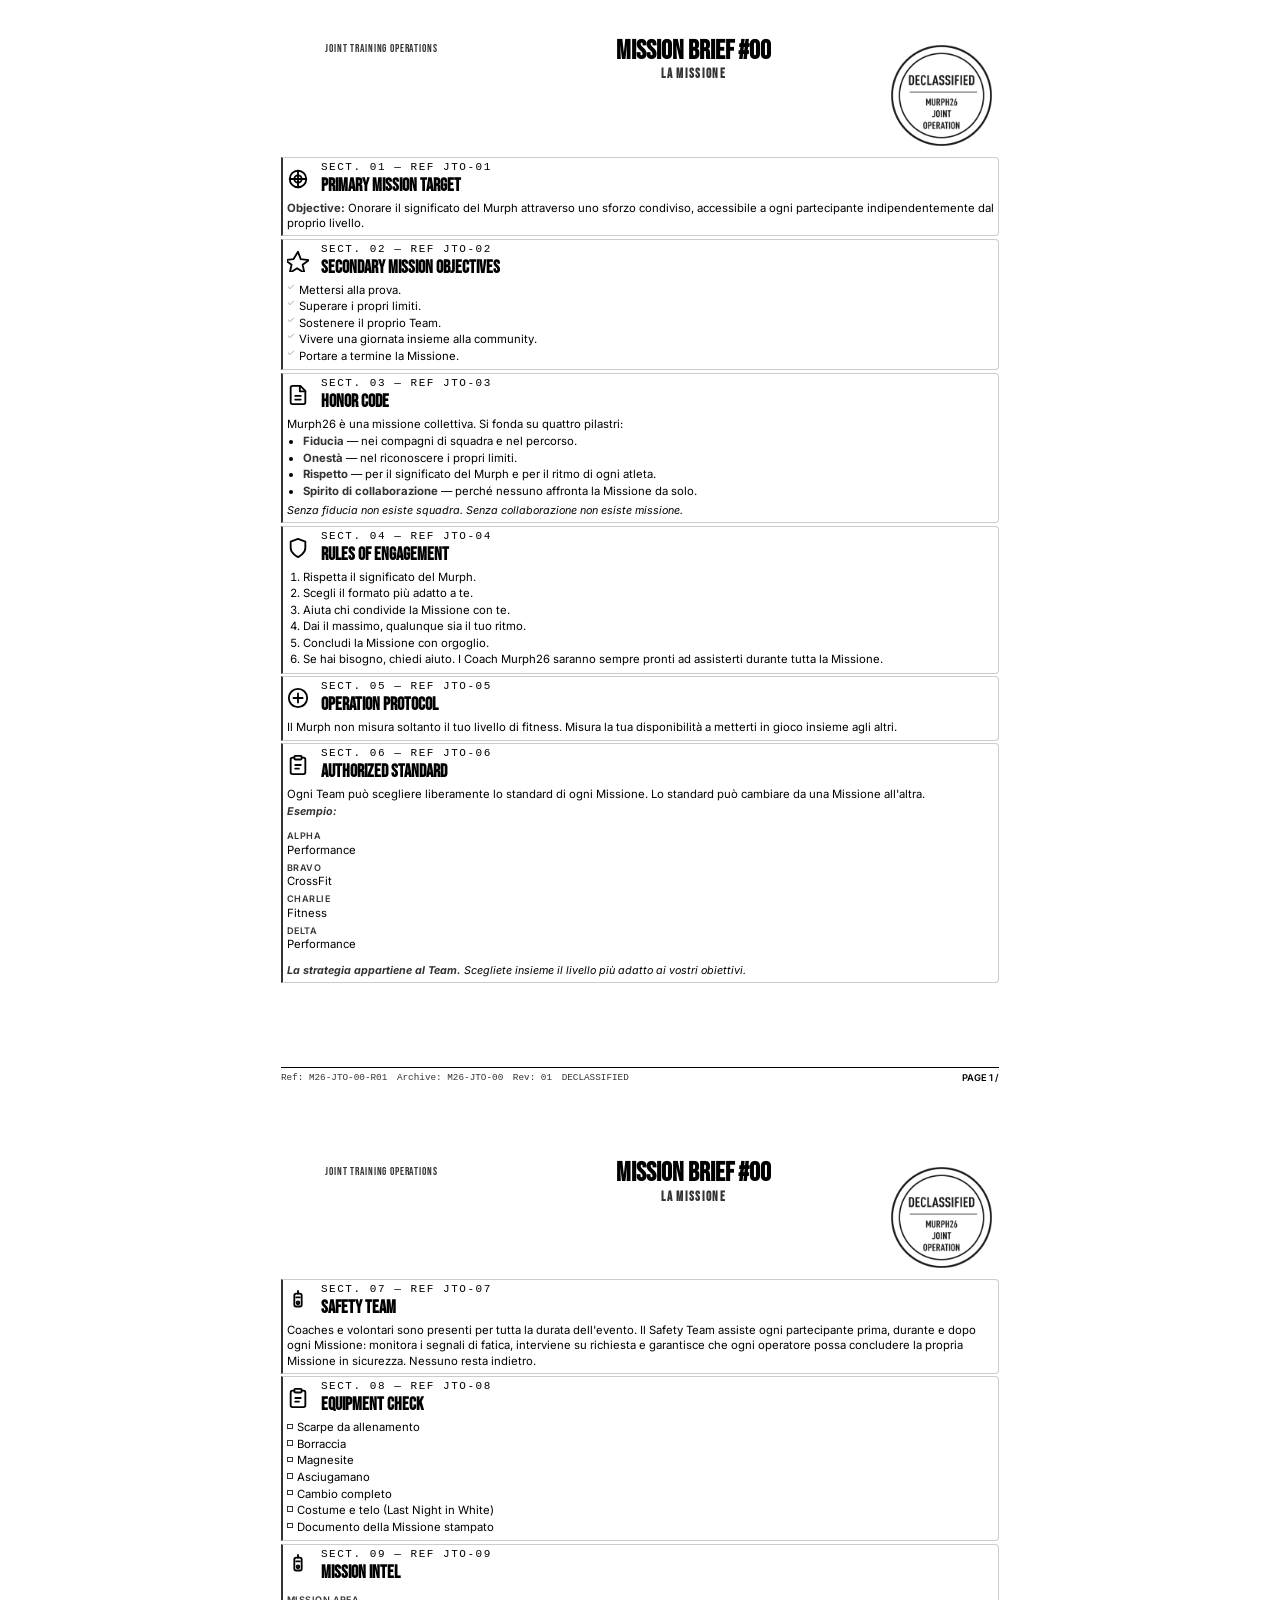
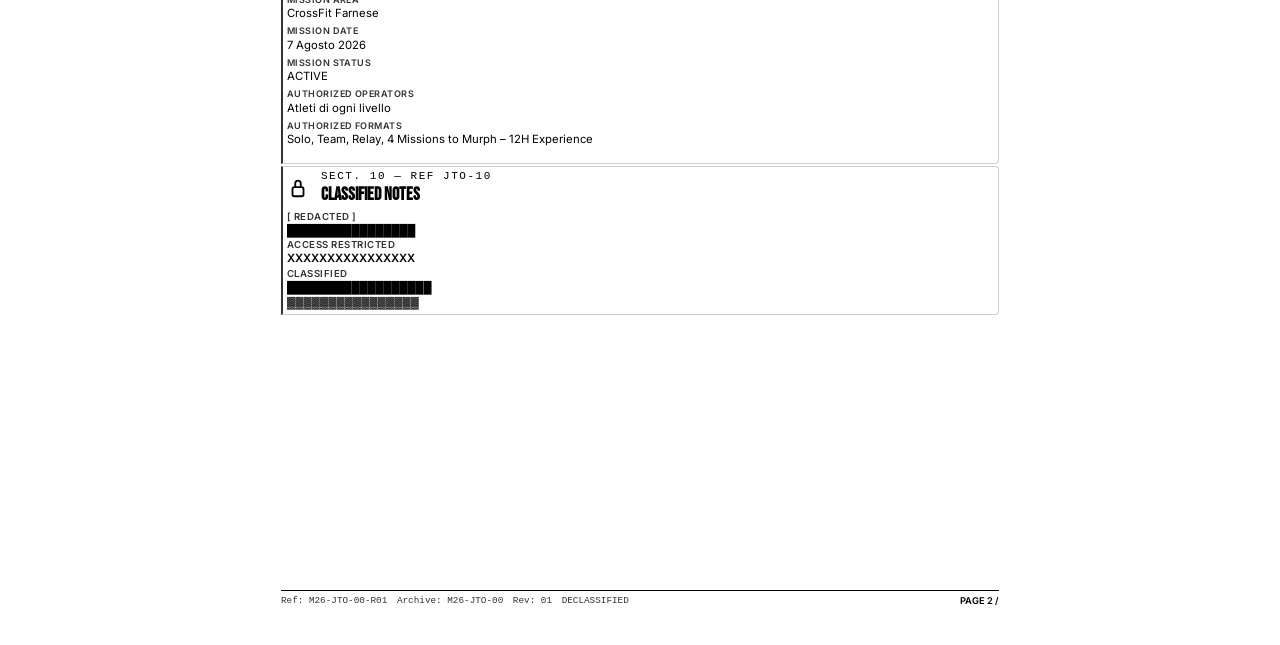
<file: mission-briefs/mission-00-print.html>
<!DOCTYPE html>
<html lang="it">
<head>
  <meta charset="UTF-8">
  <meta name="viewport" content="width=device-width, initial-scale=1.0">
  <title>MISSION BRIEF #00 | Print</title>
  <link rel="preconnect" href="https://fonts.googleapis.com">
  <link rel="preconnect" href="https://fonts.gstatic.com" crossorigin>
  <link href="https://fonts.googleapis.com/css2?family=Bebas+Neue&family=Inter:wght@300;400;500;600;700&display=swap" rel="stylesheet">
  <link rel="stylesheet" href="../css/print-dossier.css">
</head>
<body class="print-dossier">
  <div class="print-document">
<section class="print-page">
<header class="print-header">
  <div class="print-header-left">
    <img src="../assets/muprh-logo-font.svg" alt="Murph26" class="print-header__logo-mark">
    <span class="print-header__logo-wordmark">JOINT TRAINING OPERATIONS</span>
  </div>
  <div class="print-header-center">
    <div class="print-title-wrapper">
      <h1 class="print-header__title">MISSION BRIEF #00</h1>
      <h2 class="print-header__subtitle">LA MISSIONE</h2>
    </div>
  </div>
  <div class="print-header-right">
    <img src="../assets/declassified-print-document.png" alt="DECLASSIFIED" class="print-declassified-stamp">
  </div>
</header>
  <main class="print-content">
<article class='mission-card mission-card--accent'>
          <div class="section-header">
  <div class="section-icon">
    <svg class="mission-card-icon" aria-hidden="true" viewBox='0 0 24 24' fill='none' xmlns='http://www.w3.org/2000/svg' stroke="currentColor" stroke-width='2' stroke-linecap='round' stroke-linejoin='round'><circle cx='12' cy='12' r='9'/><circle cx='12' cy='12' r='4'/><line x1='12' y1='3' x2='12' y2='21'/><line x1='3' y1='12' x2='21' y2='12'/></svg>
  </div>
  <div class="section-heading">
    <div class="section-ref">SECT. 01 — REF JTO-01</div>
    <h3>Primary Mission Target</h3>
  </div>
</div>
          <div class='mission-card-body'>
            <p class='mission-objective'><strong>Objective:</strong> Onorare il significato del Murph attraverso uno sforzo condiviso, accessibile a ogni partecipante indipendentemente dal proprio livello.</p>
          </div>
        </article>
<article class='mission-card'>
          <div class="section-header">
  <div class="section-icon">
    <svg class="mission-card-icon" aria-hidden="true" viewBox='0 0 24 24' fill='none' xmlns='http://www.w3.org/2000/svg' stroke="currentColor" stroke-width='2' stroke-linecap='round' stroke-linejoin='round'><path d='M12 2l3 8 9 1-7 5 2 9-8-5-8 5 2-9-7-5 9-1Z'/></svg>
  </div>
  <div class="section-heading">
    <div class="section-ref">SECT. 02 — REF JTO-02</div>
    <h3>Secondary Mission Objectives</h3>
  </div>
</div>
          <div class='mission-card-body'>
            <ul class='mission-checklist'>
              <li><img class='mission-check-icon' src='assets/check.svg' alt='' aria-hidden='true'> Mettersi alla prova.</li>
              <li><img class='mission-check-icon' src='assets/check.svg' alt='' aria-hidden='true'> Superare i propri limiti.</li>
              <li><img class='mission-check-icon' src='assets/check.svg' alt='' aria-hidden='true'> Sostenere il proprio Team.</li>
              <li><img class='mission-check-icon' src='assets/check.svg' alt='' aria-hidden='true'> Vivere una giornata insieme alla community.</li>
              <li><img class='mission-check-icon' src='assets/check.svg' alt='' aria-hidden='true'> Portare a termine la Missione.</li>
            </ul>
          </div>
        </article>
<article class='mission-card'>
          <div class="section-header">
  <div class="section-icon">
    <svg class="mission-card-icon" aria-hidden="true" viewBox='0 0 24 24' fill='none' xmlns='http://www.w3.org/2000/svg' stroke="currentColor" stroke-width='2' stroke-linecap='round' stroke-linejoin='round'><path d='M14.5 2H6a2 2 0 0 0-2 2v16a2 2 0 0 0 2 2h12a2 2 0 0 0 2-2V7.5L14.5 2z'/><polyline points='14 2 14 8 20 8'/><line x1='9' y1='13' x2='15' y2='13'/><line x1='9' y1='17' x2='15' y2='17'/></svg>
  </div>
  <div class="section-heading">
    <div class="section-ref">SECT. 03 — REF JTO-03</div>
    <h3>Honor Code</h3>
  </div>
</div>
          <div class='mission-card-body'>
            <p>Murph26 è una missione collettiva. Si fonda su quattro pilastri:</p>
            <ul class='mission-list'>
              <li><strong>Fiducia</strong> — nei compagni di squadra e nel percorso.</li>
              <li><strong>Onestà</strong> — nel riconoscere i propri limiti.</li>
              <li><strong>Rispetto</strong> — per il significato del Murph e per il ritmo di ogni atleta.</li>
              <li><strong>Spirito di collaborazione</strong> — perché nessuno affronta la Missione da solo.</li>
            </ul>
            <p class='mission-note'>Senza fiducia non esiste squadra. Senza collaborazione non esiste missione.</p>
          </div>
        </article>
<article class='mission-card'>
          <div class="section-header">
  <div class="section-icon">
    <svg class="mission-card-icon" aria-hidden="true" viewBox='0 0 24 24' fill='none' xmlns='http://www.w3.org/2000/svg' stroke="currentColor" stroke-width='2' stroke-linecap='round' stroke-linejoin='round'><path d='M12 22s8-4 8-10V5l-8-3-8 3v7c0 6 8 10 8 10z'/></svg>
  </div>
  <div class="section-heading">
    <div class="section-ref">SECT. 04 — REF JTO-04</div>
    <h3>Rules of Engagement</h3>
  </div>
</div>
          <div class='mission-card-body'>
            <ol class='mission-list'>
              <li>Rispetta il significato del Murph.</li>
              <li>Scegli il formato più adatto a te.</li>
              <li>Aiuta chi condivide la Missione con te.</li>
              <li>Dai il massimo, qualunque sia il tuo ritmo.</li>
              <li>Concludi la Missione con orgoglio.</li>
              <li>Se hai bisogno, chiedi aiuto. I Coach Murph26 saranno sempre pronti ad assisterti durante tutta la Missione.</li>
            </ol>
          </div>
        </article>
<article class='mission-card mission-card--note'>
          <div class="section-header">
  <div class="section-icon">
    <svg class="mission-card-icon" aria-hidden="true" viewBox='0 0 24 24' fill='none' xmlns='http://www.w3.org/2000/svg' stroke="currentColor" stroke-width='2' stroke-linecap='round' stroke-linejoin='round'><circle cx='12' cy='12' r='10'/><path d='M12 7v10M7 12h10'/></svg>
  </div>
  <div class="section-heading">
    <div class="section-ref">SECT. 05 — REF JTO-05</div>
    <h3>Operation Protocol</h3>
  </div>
</div>
          <div class='mission-card-body'>
            <p>Il Murph non misura soltanto il tuo livello di fitness. Misura la tua disponibilità a metterti in gioco insieme agli altri.</p>
          </div>
        </article>
<article class='mission-card'>
          <div class="section-header">
  <div class="section-icon">
    <svg class="mission-card-icon" aria-hidden="true" viewBox='0 0 24 24' fill='none' xmlns='http://www.w3.org/2000/svg' stroke="currentColor" stroke-width='2' stroke-linecap='round' stroke-linejoin='round'><path d='M16 4h2a2 2 0 0 1 2 2v14a2 2 0 0 1-2 2H6a2 2 0 0 1-2-2V6a2 2 0 0 1 2-2h2'/><rect x='8' y='2' width='8' height='4' rx='1'/><path d='M9 12h6M9 16h4'/></svg>
  </div>
  <div class="section-heading">
    <div class="section-ref">SECT. 06 — REF JTO-06</div>
    <h3>AUTHORIZED STANDARD</h3>
  </div>
</div>
          <div class='mission-card-body'>
            <p>Ogni Team può scegliere liberamente lo standard di ogni Missione. Lo standard può cambiare da una Missione all'altra.</p>
            <p class='mission-note'><strong>Esempio:</strong></p>
            <dl class='mission-intel'>
              <div>
                <dt>Alpha</dt>
                <dd>Performance</dd>
              </div>
              <div>
                <dt>Bravo</dt>
                <dd>CrossFit</dd>
              </div>
              <div>
                <dt>Charlie</dt>
                <dd>Fitness</dd>
              </div>
              <div>
                <dt>Delta</dt>
                <dd>Performance</dd>
              </div>
            </dl>
            <p class='mission-note'><strong>La strategia appartiene al Team.</strong> Scegliete insieme il livello più adatto ai vostri obiettivi.</p>
          </div>
        </article>
  </main>
<footer class="print-footer" data-total="2">
  <ul class="print-footer__meta">
    <li>Ref: M26-JTO-00-R01</li>
    <li>Archive: M26-JTO-00</li>
    <li>Rev: 01</li>
    <li>DECLASSIFIED</li>
  </ul>
  <span class="print-footer__page"></span>
</footer>
</section>
<section class="print-page">
<header class="print-header">
  <div class="print-header-left">
    <img src="../assets/muprh-logo-font.svg" alt="Murph26" class="print-header__logo-mark">
    <span class="print-header__logo-wordmark">JOINT TRAINING OPERATIONS</span>
  </div>
  <div class="print-header-center">
    <div class="print-title-wrapper">
      <h1 class="print-header__title">MISSION BRIEF #00</h1>
      <h2 class="print-header__subtitle">LA MISSIONE</h2>
    </div>
  </div>
  <div class="print-header-right">
    <img src="../assets/declassified-print-document.png" alt="DECLASSIFIED" class="print-declassified-stamp">
  </div>
</header>
  <main class="print-content">
<article class='mission-card'>
          <div class="section-header">
  <div class="section-icon">
    <svg class="mission-card-icon" aria-hidden="true" viewBox='0 0 24 24' fill='none' xmlns='http://www.w3.org/2000/svg' stroke="currentColor" stroke-width='2' stroke-linecap='round' stroke-linejoin='round'><rect x='8' y='4' width='8' height='14' rx='2'/><line x1='12' y1='4' x2='12' y2='1'/><line x1='10' y1='8' x2='14' y2='8'/><circle cx='12' cy='14' r='1.5'/></svg>
  </div>
  <div class="section-heading">
    <div class="section-ref">SECT. 07 — REF JTO-07</div>
    <h3>Safety Team</h3>
  </div>
</div>
          <div class='mission-card-body'>
            <p>Coaches e volontari sono presenti per tutta la durata dell'evento. Il Safety Team assiste ogni partecipante prima, durante e dopo ogni Missione: monitora i segnali di fatica, interviene su richiesta e garantisce che ogni operatore possa concludere la propria Missione in sicurezza. Nessuno resta indietro.</p>
          </div>
        </article>
<article class='mission-card'>
          <div class="section-header">
  <div class="section-icon">
    <svg class="mission-card-icon" aria-hidden="true" viewBox='0 0 24 24' fill='none' xmlns='http://www.w3.org/2000/svg' stroke="currentColor" stroke-width='2' stroke-linecap='round' stroke-linejoin='round'><path d='M16 4h2a2 2 0 0 1 2 2v14a2 2 0 0 1-2 2H6a2 2 0 0 1-2-2V6a2 2 0 0 1 2-2h2'/><rect x='8' y='2' width='8' height='4' rx='1'/><path d='M9 12h6M9 16h4'/></svg>
  </div>
  <div class="section-heading">
    <div class="section-ref">SECT. 08 — REF JTO-08</div>
    <h3>Equipment Check</h3>
  </div>
</div>
          <div class='mission-card-body'>
            <ul class='equipment-checklist'>
              <li class='equipment-checklist__item'><span class='equipment-check__box' aria-hidden='true'></span> Scarpe da allenamento</li>
              <li class='equipment-checklist__item'><span class='equipment-check__box' aria-hidden='true'></span> Borraccia</li>
              <li class='equipment-checklist__item'><span class='equipment-check__box' aria-hidden='true'></span> Magnesite</li>
              <li class='equipment-checklist__item'><span class='equipment-check__box' aria-hidden='true'></span> Asciugamano</li>
              <li class='equipment-checklist__item'><span class='equipment-check__box' aria-hidden='true'></span> Cambio completo</li>
              <li class='equipment-checklist__item'><span class='equipment-check__box' aria-hidden='true'></span> Costume e telo (Last Night in White)</li>
              <li class='equipment-checklist__item'><span class='equipment-check__box' aria-hidden='true'></span> Documento della Missione stampato</li>
            </ul>
          </div>
        </article>
<article class='mission-card'>
          <div class="section-header">
  <div class="section-icon">
    <svg class="mission-card-icon" aria-hidden="true" viewBox='0 0 24 24' fill='none' xmlns='http://www.w3.org/2000/svg' stroke="currentColor" stroke-width='2' stroke-linecap='round' stroke-linejoin='round'><rect x='8' y='4' width='8' height='14' rx='2'/><line x1='12' y1='4' x2='12' y2='1'/><line x1='10' y1='8' x2='14' y2='8'/><circle cx='12' cy='14' r='1.5'/></svg>
  </div>
  <div class="section-heading">
    <div class="section-ref">SECT. 09 — REF JTO-09</div>
    <h3>Mission Intel</h3>
  </div>
</div>
          <div class='mission-card-body'>
            <dl class='mission-intel'>
              <div>
                <dt>Mission Area</dt>
                <dd>CrossFit Farnese</dd>
              </div>
              <div>
                <dt>Mission Date</dt>
                <dd>7 Agosto 2026</dd>
              </div>
              <div>
                <dt>Mission Status</dt>
                <dd>ACTIVE</dd>
              </div>
              <div>
                <dt>Authorized Operators</dt>
                <dd>Atleti di ogni livello</dd>
              </div>
              <div>
                <dt>Authorized Formats</dt>
                <dd>Solo, Team, Relay, 4 Missions to Murph &ndash; 12H Experience</dd>
              </div>
            </dl>
          </div>
        </article>
<article class='mission-card mission-card--classified'>
          <div class="section-header">
  <div class="section-icon">
    <svg class="mission-card-icon" aria-hidden="true" viewBox='0 0 24 24' fill='none' xmlns='http://www.w3.org/2000/svg' stroke="currentColor" stroke-width='2' stroke-linecap='round' stroke-linejoin='round'><rect x='6' y='11' width='12' height='10' rx='2'/><path d='M9 11V7a3 3 0 0 1 6 0v4'/></svg>
  </div>
  <div class="section-heading">
    <div class="section-ref">SECT. 10 — REF JTO-10</div>
    <h3>Classified Notes</h3>
  </div>
</div>
          <div class='mission-card-body'>
            <div class='redacted-block redacted-block--label'>[ REDACTED ]</div>
            <div class='redacted-block'>████████████████</div>
            <div class='redacted-block redacted-block--label'>ACCESS RESTRICTED</div>
            <div class='redacted-block redacted-block--cross'>XXXXXXXXXXXXXXXX</div>
            <div class='redacted-block redacted-block--label'>CLASSIFIED</div>
            <div class='redacted-block'>██████████████████</div>
            <div class='redacted-block redacted-block--alt'>▓▓▓▓▓▓▓▓▓▓▓▓▓▓▓▓</div>
          </div>
        </article>
  </main>
<footer class="print-footer" data-total="2">
  <ul class="print-footer__meta">
    <li>Ref: M26-JTO-00-R01</li>
    <li>Archive: M26-JTO-00</li>
    <li>Rev: 01</li>
    <li>DECLASSIFIED</li>
  </ul>
  <span class="print-footer__page"></span>
</footer>
</section>
  </div>
</body>
</html>
</file>
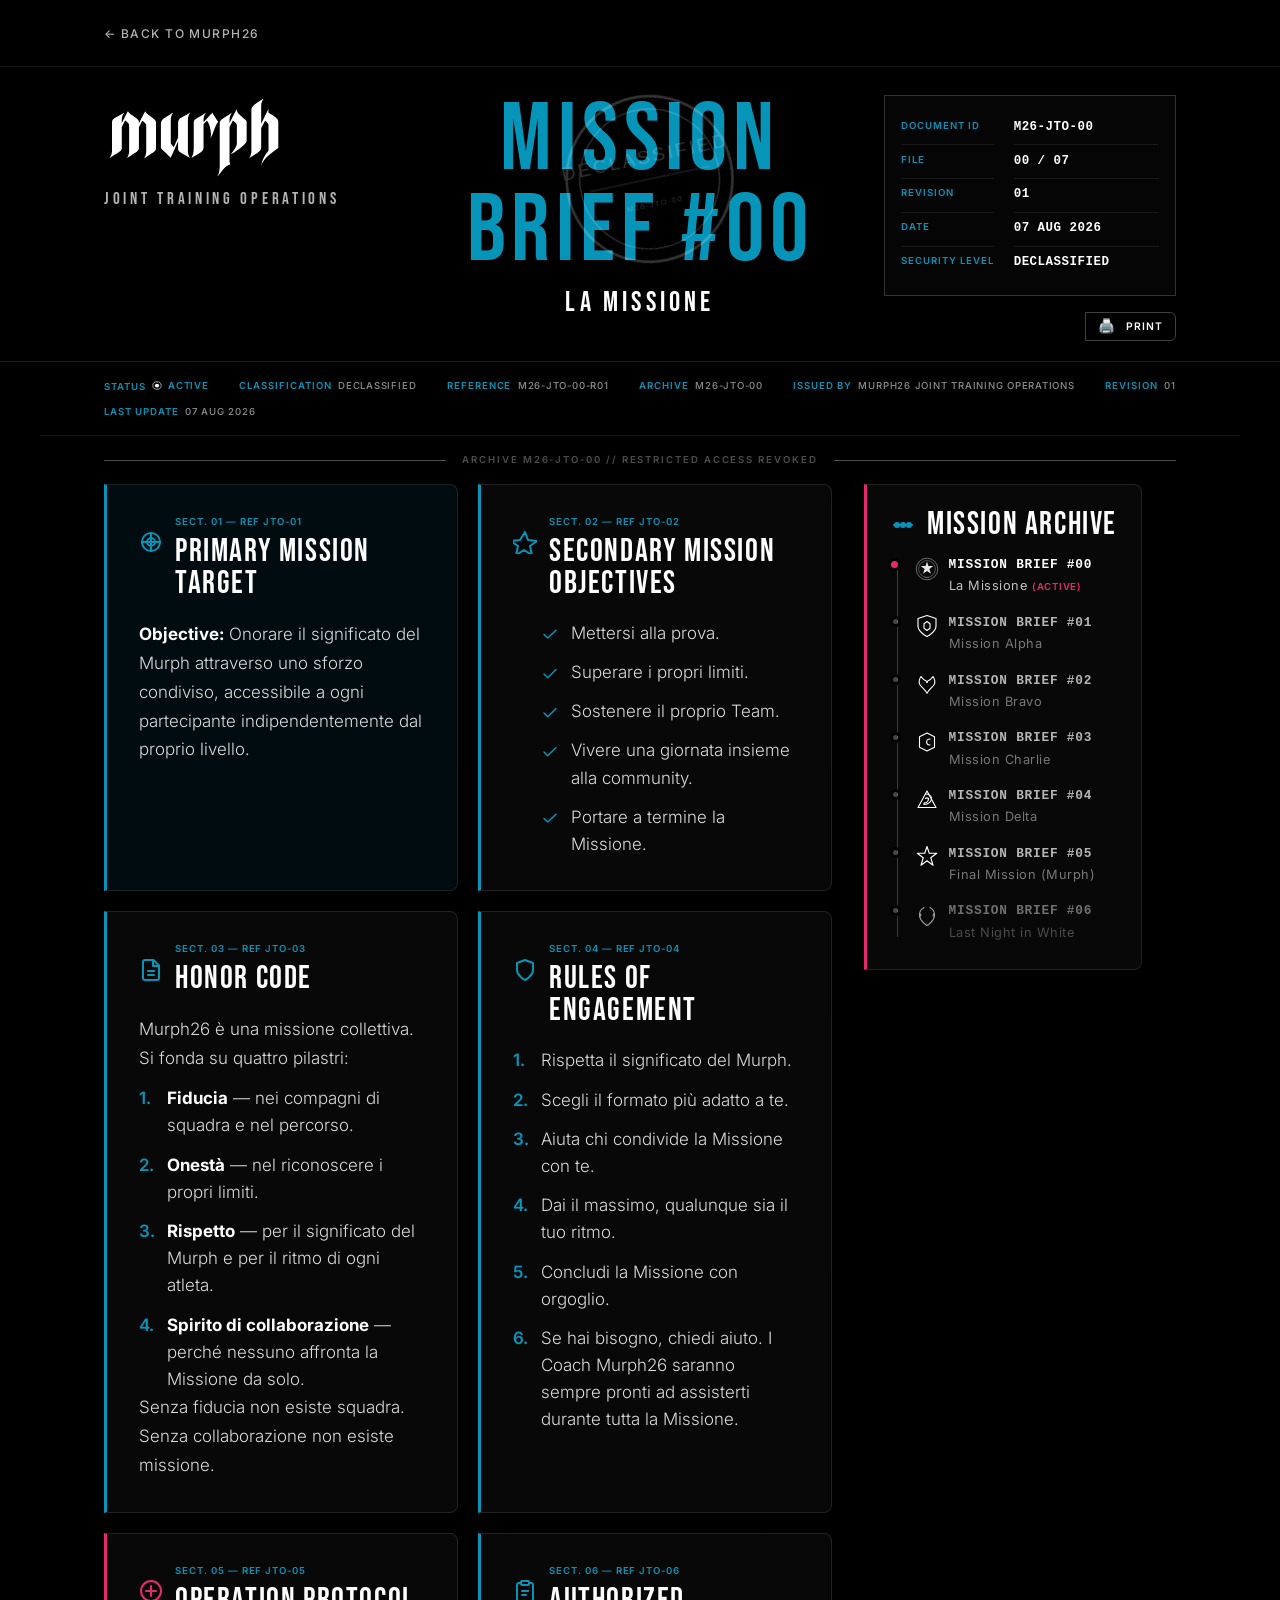
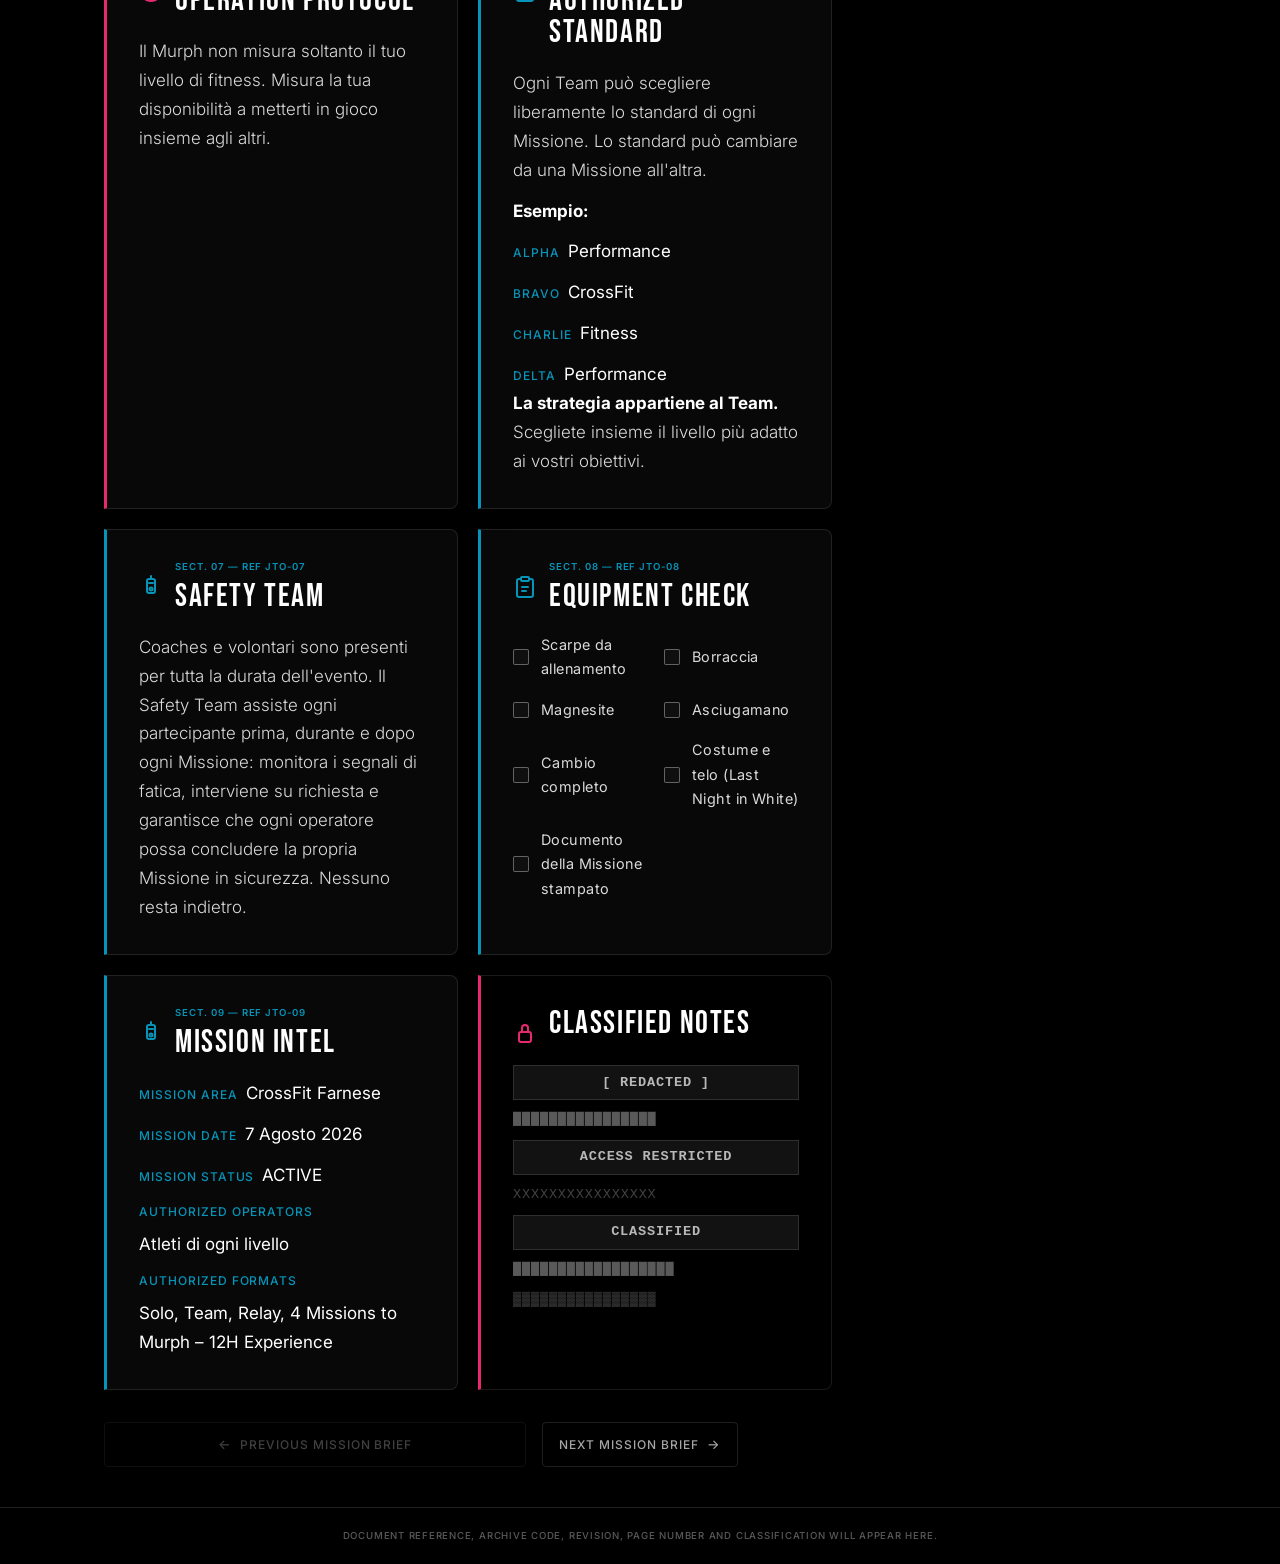
<file: mission-briefs/mission-00.html>
<!DOCTYPE html>
<html lang="it">
<head>
  <meta charset="UTF-8">
  <meta name="viewport" content="width=device-width, initial-scale=1.0, viewport-fit=cover">
  <title>Mission Brief #00 | Murph26</title>
  <meta name="description" content="Mission Brief #00 — La storia, il significato e l'intento di Murph26 al CrossFit Farnese.">
  <link rel="preconnect" href="https://fonts.googleapis.com">
  <link rel="preconnect" href="https://fonts.gstatic.com" crossorigin>
  <link href="https://fonts.googleapis.com/css2?family=Bebas+Neue&family=Inter:wght@300;400;500;600;700&display=swap" rel="stylesheet">
  <link rel="stylesheet" href="../css/mission-brief.css">
  <link rel="stylesheet" href="../css/print-dossier.css" media="print">
  <link rel="icon" href="../favicon.ico" sizes="any" type="image/x-icon">
  <link rel="icon" type="image/png" sizes="16x16" href="../favicon-16x16.png">
  <link rel="icon" type="image/png" sizes="32x32" href="../favicon-32x32.png">
  <link rel="apple-touch-icon" sizes="180x180" href="../apple-touch-icon.png">
  <link rel="manifest" href="../manifest.json">
  <meta name="theme-color" content="#0694B9">
  <script src="../js/back-to-top.js" defer></script>
</head>
<body class="mission-brief">

  <header class="mb-header">
    <div class="mb-container">
      <a href="../index.html" class="mb-back-link">&larr; Torna a Murph26</a>
    </div>
  </header>

  <main class='mb-dossier'>

    <header class='mb-dossier-header'>
      <section class='mb-document-header'>
        <div class='mb-document-header__inner'>
          <div class='mb-document-logo'>
            <img src='../assets/muprh-logo-font.svg' alt='Murph26' class='mb-document-logo-mark'>
            <span class='mb-document-logo-wordmark'>JOINT TRAINING OPERATIONS</span>
          </div>
          <div class='mb-document-title'>
            <img class='mb-stamp' src='assets/declassified-stamp.svg' alt='' aria-hidden='true'>
            <h1>MISSION BRIEF #00</h1>
            <p class='mb-document-subtitle'>LA MISSIONE</p>
          </div>
          <div class='mb-document-meta-block'>
            <dl class='mb-document-table'>
              <dt>Document ID</dt>
              <dd>M26-JTO-00</dd>
              <dt>File</dt>
              <dd>00 / 07</dd>
              <dt>Revision</dt>
              <dd>01</dd>
              <dt>Date</dt>
              <dd>07 AUG 2026</dd>
              <dt>Security Level</dt>
              <dd>DECLASSIFIED</dd>
            </dl>
            <div class='mb-document-actions'>
              <button type='button' class='print-cta print-cta--tool' onclick='window.print()' aria-label='Stampa il dossier della missione'>
                <span class='print-cta__icon' aria-hidden='true'>🖨️</span>
                <span class='print-cta__text'>Print</span>
              </button>
            </div>
          </div>
        </div>
      </section>

      <section class='mb-document-meta'>
        <span class='document-meta-item'><b>Status</b> <span class='status-badge'><img src='assets/status-active.svg' alt='' aria-hidden='true'> ACTIVE</span></span>
        <span class='document-meta-item'><b>Classification</b> DECLASSIFIED</span>
        <span class='document-meta-item'><b>Reference</b> M26-JTO-00-R01</span>
        <span class='document-meta-item'><b>Archive</b> M26-JTO-00</span>
        <span class='document-meta-item'><b>Issued by</b> MURPH26 JOINT TRAINING OPERATIONS</span>
        <span class='document-meta-item'><b>Revision</b> 01</span>
        <span class='document-meta-item'><b>Last Update</b> 07 AUG 2026</span>
      </section>

      <div class='military-divider'><span>Archive M26-JTO-00 // RESTRICTED ACCESS REVOKED</span></div>
    </header>

    <div class='mb-dossier-body'>

      <section class='mission-content'>

        <article class='mission-card mission-card--accent'>
          <header class='mission-card-header'>
            <svg class="mission-card-icon" aria-hidden="true" viewBox='0 0 24 24' fill='none' xmlns='http://www.w3.org/2000/svg' stroke="currentColor" stroke-width='2' stroke-linecap='round' stroke-linejoin='round'><circle cx='12' cy='12' r='9'/><circle cx='12' cy='12' r='4'/><line x1='12' y1='3' x2='12' y2='21'/><line x1='3' y1='12' x2='21' y2='12'/></svg>

            <h2 class='mission-card-title'>Primary Mission Target</h2>
          </header>
          <div class='mission-card-body'>
            <p class='mission-objective'><strong>Objective:</strong> Onorare il significato del Murph attraverso uno sforzo condiviso, accessibile a ogni partecipante indipendentemente dal proprio livello.</p>
          </div>
        </article>

        <article class='mission-card'>
          <header class='mission-card-header'>
            <svg class="mission-card-icon" aria-hidden="true" viewBox='0 0 24 24' fill='none' xmlns='http://www.w3.org/2000/svg' stroke="currentColor" stroke-width='2' stroke-linecap='round' stroke-linejoin='round'><path d='M12 2l3 8 9 1-7 5 2 9-8-5-8 5 2-9-7-5 9-1Z'/></svg>

            <h2 class='mission-card-title'>Secondary Mission Objectives</h2>
          </header>
          <div class='mission-card-body'>
            <ul class='mission-checklist'>
              <li><img class='mission-check-icon' src='assets/check.svg' alt='' aria-hidden='true'> Mettersi alla prova.</li>
              <li><img class='mission-check-icon' src='assets/check.svg' alt='' aria-hidden='true'> Superare i propri limiti.</li>
              <li><img class='mission-check-icon' src='assets/check.svg' alt='' aria-hidden='true'> Sostenere il proprio Team.</li>
              <li><img class='mission-check-icon' src='assets/check.svg' alt='' aria-hidden='true'> Vivere una giornata insieme alla community.</li>
              <li><img class='mission-check-icon' src='assets/check.svg' alt='' aria-hidden='true'> Portare a termine la Missione.</li>
            </ul>
          </div>
        </article>

        <article class='mission-card'>
          <header class='mission-card-header'>
            <svg class="mission-card-icon" aria-hidden="true" viewBox='0 0 24 24' fill='none' xmlns='http://www.w3.org/2000/svg' stroke="currentColor" stroke-width='2' stroke-linecap='round' stroke-linejoin='round'><path d='M14.5 2H6a2 2 0 0 0-2 2v16a2 2 0 0 0 2 2h12a2 2 0 0 0 2-2V7.5L14.5 2z'/><polyline points='14 2 14 8 20 8'/><line x1='9' y1='13' x2='15' y2='13'/><line x1='9' y1='17' x2='15' y2='17'/></svg>

            <h2 class='mission-card-title'>Honor Code</h2>
          </header>
          <div class='mission-card-body'>
            <p>Murph26 è una missione collettiva. Si fonda su quattro pilastri:</p>
            <ul class='mission-list'>
              <li><strong>Fiducia</strong> — nei compagni di squadra e nel percorso.</li>
              <li><strong>Onestà</strong> — nel riconoscere i propri limiti.</li>
              <li><strong>Rispetto</strong> — per il significato del Murph e per il ritmo di ogni atleta.</li>
              <li><strong>Spirito di collaborazione</strong> — perché nessuno affronta la Missione da solo.</li>
            </ul>
            <p class='mission-note'>Senza fiducia non esiste squadra. Senza collaborazione non esiste missione.</p>
          </div>
        </article>

        <article class='mission-card'>
          <header class='mission-card-header'>
            <svg class="mission-card-icon" aria-hidden="true" viewBox='0 0 24 24' fill='none' xmlns='http://www.w3.org/2000/svg' stroke="currentColor" stroke-width='2' stroke-linecap='round' stroke-linejoin='round'><path d='M12 22s8-4 8-10V5l-8-3-8 3v7c0 6 8 10 8 10z'/></svg>

            <h2 class='mission-card-title'>Rules of Engagement</h2>
          </header>
          <div class='mission-card-body'>
            <ol class='mission-list'>
              <li>Rispetta il significato del Murph.</li>
              <li>Scegli il formato più adatto a te.</li>
              <li>Aiuta chi condivide la Missione con te.</li>
              <li>Dai il massimo, qualunque sia il tuo ritmo.</li>
              <li>Concludi la Missione con orgoglio.</li>
              <li>Se hai bisogno, chiedi aiuto. I Coach Murph26 saranno sempre pronti ad assisterti durante tutta la Missione.</li>
            </ol>
          </div>
        </article>

        <article class='mission-card mission-card--note'>
          <header class='mission-card-header'>
            <svg class="mission-card-icon" aria-hidden="true" viewBox='0 0 24 24' fill='none' xmlns='http://www.w3.org/2000/svg' stroke="currentColor" stroke-width='2' stroke-linecap='round' stroke-linejoin='round'><circle cx='12' cy='12' r='10'/><path d='M12 7v10M7 12h10'/></svg>

            <h2 class='mission-card-title'>Operation Protocol</h2>
          </header>
          <div class='mission-card-body'>
            <p>Il Murph non misura soltanto il tuo livello di fitness. Misura la tua disponibilità a metterti in gioco insieme agli altri.</p>
          </div>
        </article>

        <article class='mission-card'>
          <header class='mission-card-header'>
            <svg class="mission-card-icon" aria-hidden="true" viewBox='0 0 24 24' fill='none' xmlns='http://www.w3.org/2000/svg' stroke="currentColor" stroke-width='2' stroke-linecap='round' stroke-linejoin='round'><path d='M16 4h2a2 2 0 0 1 2 2v14a2 2 0 0 1-2 2H6a2 2 0 0 1-2-2V6a2 2 0 0 1 2-2h2'/><rect x='8' y='2' width='8' height='4' rx='1'/><path d='M9 12h6M9 16h4'/></svg>

            <h2 class='mission-card-title'>AUTHORIZED STANDARD</h2>
          </header>
          <div class='mission-card-body'>
            <p>Ogni Team può scegliere liberamente lo standard di ogni Missione. Lo standard può cambiare da una Missione all'altra.</p>
            <p class='mission-note'><strong>Esempio:</strong></p>
            <dl class='mission-intel'>
              <div>
                <dt>Alpha</dt>
                <dd>Performance</dd>
              </div>
              <div>
                <dt>Bravo</dt>
                <dd>CrossFit</dd>
              </div>
              <div>
                <dt>Charlie</dt>
                <dd>Fitness</dd>
              </div>
              <div>
                <dt>Delta</dt>
                <dd>Performance</dd>
              </div>
            </dl>
            <p class='mission-note'><strong>La strategia appartiene al Team.</strong> Scegliete insieme il livello più adatto ai vostri obiettivi.</p>
          </div>
        </article>

        <article class='mission-card'>
          <header class='mission-card-header'>
            <svg class="mission-card-icon" aria-hidden="true" viewBox='0 0 24 24' fill='none' xmlns='http://www.w3.org/2000/svg' stroke="currentColor" stroke-width='2' stroke-linecap='round' stroke-linejoin='round'><rect x='8' y='4' width='8' height='14' rx='2'/><line x1='12' y1='4' x2='12' y2='1'/><line x1='10' y1='8' x2='14' y2='8'/><circle cx='12' cy='14' r='1.5'/></svg>

            <h2 class='mission-card-title'>Safety Team</h2>
          </header>
          <div class='mission-card-body'>
            <p>Coaches e volontari sono presenti per tutta la durata dell'evento. Il Safety Team assiste ogni partecipante prima, durante e dopo ogni Missione: monitora i segnali di fatica, interviene su richiesta e garantisce che ogni operatore possa concludere la propria Missione in sicurezza. Nessuno resta indietro.</p>
          </div>
        </article>

        <article class='mission-card'>
          <header class='mission-card-header'>
            <svg class="mission-card-icon" aria-hidden="true" viewBox='0 0 24 24' fill='none' xmlns='http://www.w3.org/2000/svg' stroke="currentColor" stroke-width='2' stroke-linecap='round' stroke-linejoin='round'><path d='M16 4h2a2 2 0 0 1 2 2v14a2 2 0 0 1-2 2H6a2 2 0 0 1-2-2V6a2 2 0 0 1 2-2h2'/><rect x='8' y='2' width='8' height='4' rx='1'/><path d='M9 12h6M9 16h4'/></svg>

            <h2 class='mission-card-title'>Equipment Check</h2>
          </header>
          <div class='mission-card-body'>
            <ul class='equipment-checklist'>
              <li class='equipment-checklist__item'><span class='equipment-check__box' aria-hidden='true'></span> Scarpe da allenamento</li>
              <li class='equipment-checklist__item'><span class='equipment-check__box' aria-hidden='true'></span> Borraccia</li>
              <li class='equipment-checklist__item'><span class='equipment-check__box' aria-hidden='true'></span> Magnesite</li>
              <li class='equipment-checklist__item'><span class='equipment-check__box' aria-hidden='true'></span> Asciugamano</li>
              <li class='equipment-checklist__item'><span class='equipment-check__box' aria-hidden='true'></span> Cambio completo</li>
              <li class='equipment-checklist__item'><span class='equipment-check__box' aria-hidden='true'></span> Costume e telo (Last Night in White)</li>
              <li class='equipment-checklist__item'><span class='equipment-check__box' aria-hidden='true'></span> Documento della Missione stampato</li>
            </ul>
          </div>
        </article>

        <article class='mission-card'>
          <header class='mission-card-header'>
            <svg class="mission-card-icon" aria-hidden="true" viewBox='0 0 24 24' fill='none' xmlns='http://www.w3.org/2000/svg' stroke="currentColor" stroke-width='2' stroke-linecap='round' stroke-linejoin='round'><rect x='8' y='4' width='8' height='14' rx='2'/><line x1='12' y1='4' x2='12' y2='1'/><line x1='10' y1='8' x2='14' y2='8'/><circle cx='12' cy='14' r='1.5'/></svg>

            <h2 class='mission-card-title'>Mission Intel</h2>
          </header>
          <div class='mission-card-body'>
            <dl class='mission-intel'>
              <div>
                <dt>Mission Area</dt>
                <dd>CrossFit Farnese</dd>
              </div>
              <div>
                <dt>Mission Date</dt>
                <dd>7 Agosto 2026</dd>
              </div>
              <div>
                <dt>Mission Status</dt>
                <dd>ACTIVE</dd>
              </div>
              <div>
                <dt>Authorized Operators</dt>
                <dd>Atleti di ogni livello</dd>
              </div>
              <div>
                <dt>Authorized Formats</dt>
                <dd>Solo, Team, Relay, 4 Missions to Murph &ndash; 12H Experience</dd>
              </div>
            </dl>
          </div>
        </article>

        <article class='mission-card mission-card--classified'>
          <header class='mission-card-header'>
            <svg class="mission-card-icon" aria-hidden="true" viewBox='0 0 24 24' fill='none' xmlns='http://www.w3.org/2000/svg' stroke="currentColor" stroke-width='2' stroke-linecap='round' stroke-linejoin='round'><rect x='6' y='11' width='12' height='10' rx='2'/><path d='M9 11V7a3 3 0 0 1 6 0v4'/></svg>

            <h2 class='mission-card-title'>Classified Notes</h2>
          </header>
          <div class='mission-card-body'>
            <div class='redacted-block redacted-block--label'>[ REDACTED ]</div>
            <div class='redacted-block'>████████████████</div>
            <div class='redacted-block redacted-block--label'>ACCESS RESTRICTED</div>
            <div class='redacted-block redacted-block--cross'>XXXXXXXXXXXXXXXX</div>
            <div class='redacted-block redacted-block--label'>CLASSIFIED</div>
            <div class='redacted-block'>██████████████████</div>
            <div class='redacted-block redacted-block--alt'>▓▓▓▓▓▓▓▓▓▓▓▓▓▓▓▓</div>
          </div>
        </article>

      </section>

      <aside class='dossier-sidebar'>
        <section class='mission-archive' id='mission-archive'>
          <header class='mission-archive-header'>
            <img class='mission-archive-icon' src='assets/timeline.svg' alt='' aria-hidden='true'>
            <h2 class='mission-archive-title'>Mission Archive</h2>
          </header>
          <ol class='mission-archive-list'>
            <li><a class='mission-archive-link mission-archive-link--active' href='mission-00.html' aria-current='page'><img class='mission-archive-mission-icon' src='assets/mission-seal.svg' alt='' aria-hidden='true'><span class='mission-archive-body'><span class='mission-archive-code'>MISSION BRIEF #00</span><span class='mission-archive-subtitle'>La Missione <em class='mission-archive-status'>(ACTIVE)</em></span></span></a></li>
            <li><a class='mission-archive-link' href='mission-01.html'><img class='mission-archive-mission-icon' src='assets/mission-alpha.svg' alt='' aria-hidden='true'><span class='mission-archive-body'><span class='mission-archive-code'>MISSION BRIEF #01</span><span class='mission-archive-subtitle'>Mission Alpha</span></span></a></li>
            <li><a class='mission-archive-link' href='mission-02.html'><img class='mission-archive-mission-icon' src='assets/mission-bravo.svg' alt='' aria-hidden='true'><span class='mission-archive-body'><span class='mission-archive-code'>MISSION BRIEF #02</span><span class='mission-archive-subtitle'>Mission Bravo</span></span></a></li>
            <li><a class='mission-archive-link' href='mission-03.html'><img class='mission-archive-mission-icon' src='assets/mission-charlie.svg' alt='' aria-hidden='true'><span class='mission-archive-body'><span class='mission-archive-code'>MISSION BRIEF #03</span><span class='mission-archive-subtitle'>Mission Charlie</span></span></a></li>
            <li><a class='mission-archive-link' href='mission-04.html'><img class='mission-archive-mission-icon' src='assets/mission-delta.svg' alt='' aria-hidden='true'><span class='mission-archive-body'><span class='mission-archive-code'>MISSION BRIEF #04</span><span class='mission-archive-subtitle'>Mission Delta</span></span></a></li>
            <li><a class='mission-archive-link' href='mission-05.html'><img class='mission-archive-mission-icon' src='assets/mission-final.svg' alt='' aria-hidden='true'><span class='mission-archive-body'><span class='mission-archive-code'>MISSION BRIEF #05</span><span class='mission-archive-subtitle'>Final Mission (Murph)</span></span></a></li>
            <li><div class='mission-archive-link mission-archive-link--disabled' aria-disabled='true'><img class='mission-archive-mission-icon' src='assets/mission-white.svg' alt='' aria-hidden='true'><span class='mission-archive-body'><span class='mission-archive-code'>MISSION BRIEF #06</span><span class='mission-archive-subtitle'>Last Night in White</span></span></div></li>
          </ol>
        </section>
      </aside>

    </div>

    <nav class='dossier-nav' aria-label='Mission Brief navigation'>
      <a class='dossier-nav__prev' href='#' aria-disabled='true'><span class='dossier-nav__arrow' aria-hidden='true'>&larr;</span> Previous Mission Brief</a>
      <a class='dossier-nav__archive' href='#mission-archive'>Mission Archive</a>
      <a class='dossier-nav__next' href='mission-01.html'>Next Mission Brief <span class='dossier-nav__arrow' aria-hidden='true'>&rarr;</span></a>
    </nav>


    <footer class='mb-dossier-footer'>
      <div class='mb-dossier-footer__inner'>
        <p class='mb-dossier-footer__placeholder'>Document reference, archive code, revision, page number and classification will appear here.</p>
      </div>
    </footer>
  </main>

  <script src="../js/mission-brief.js"></script>
                        <div class="print-document" aria-hidden="true">
    <section class="print-page">
    <header class="print-header">
      <div class="print-header-left">
        <img src="../assets/muprh-logo-font.svg" alt="Murph26" class="print-header__logo-mark">
        <span class="print-header__logo-wordmark">JOINT TRAINING OPERATIONS</span>
      </div>
      <div class="print-header-center">
        <div class="print-title-wrapper">
          <h1 class="print-header__title">MISSION BRIEF #00</h1>
          <h2 class="print-header__subtitle">LA MISSIONE</h2>
        </div>
      </div>
      <div class="print-header-right">
        <img src="../assets/declassified-print-document.png" alt="DECLASSIFIED" class="print-declassified-stamp">
      </div>
    </header>
      <main class="print-content">
    <article class='mission-card mission-card--accent'>
              <div class="section-header">
      <div class="section-icon">
        <svg class="mission-card-icon" aria-hidden="true" viewBox='0 0 24 24' fill='none' xmlns='http://www.w3.org/2000/svg' stroke="currentColor" stroke-width='2' stroke-linecap='round' stroke-linejoin='round'><circle cx='12' cy='12' r='9'/><circle cx='12' cy='12' r='4'/><line x1='12' y1='3' x2='12' y2='21'/><line x1='3' y1='12' x2='21' y2='12'/></svg>
      </div>
      <div class="section-heading">
        <div class="section-ref">SECT. 01 — REF JTO-01</div>
        <h3>Primary Mission Target</h3>
      </div>
    </div>
              <div class='mission-card-body'>
                <p class='mission-objective'><strong>Objective:</strong> Onorare il significato del Murph attraverso uno sforzo condiviso, accessibile a ogni partecipante indipendentemente dal proprio livello.</p>
              </div>
            </article>
    <article class='mission-card'>
              <div class="section-header">
      <div class="section-icon">
        <svg class="mission-card-icon" aria-hidden="true" viewBox='0 0 24 24' fill='none' xmlns='http://www.w3.org/2000/svg' stroke="currentColor" stroke-width='2' stroke-linecap='round' stroke-linejoin='round'><path d='M12 2l3 8 9 1-7 5 2 9-8-5-8 5 2-9-7-5 9-1Z'/></svg>
      </div>
      <div class="section-heading">
        <div class="section-ref">SECT. 02 — REF JTO-02</div>
        <h3>Secondary Mission Objectives</h3>
      </div>
    </div>
              <div class='mission-card-body'>
                <ul class='mission-checklist'>
                  <li><img class='mission-check-icon' src='assets/check.svg' alt='' aria-hidden='true'> Mettersi alla prova.</li>
                  <li><img class='mission-check-icon' src='assets/check.svg' alt='' aria-hidden='true'> Superare i propri limiti.</li>
                  <li><img class='mission-check-icon' src='assets/check.svg' alt='' aria-hidden='true'> Sostenere il proprio Team.</li>
                  <li><img class='mission-check-icon' src='assets/check.svg' alt='' aria-hidden='true'> Vivere una giornata insieme alla community.</li>
                  <li><img class='mission-check-icon' src='assets/check.svg' alt='' aria-hidden='true'> Portare a termine la Missione.</li>
                </ul>
              </div>
            </article>
    <article class='mission-card'>
              <div class="section-header">
      <div class="section-icon">
        <svg class="mission-card-icon" aria-hidden="true" viewBox='0 0 24 24' fill='none' xmlns='http://www.w3.org/2000/svg' stroke="currentColor" stroke-width='2' stroke-linecap='round' stroke-linejoin='round'><path d='M14.5 2H6a2 2 0 0 0-2 2v16a2 2 0 0 0 2 2h12a2 2 0 0 0 2-2V7.5L14.5 2z'/><polyline points='14 2 14 8 20 8'/><line x1='9' y1='13' x2='15' y2='13'/><line x1='9' y1='17' x2='15' y2='17'/></svg>
      </div>
      <div class="section-heading">
        <div class="section-ref">SECT. 03 — REF JTO-03</div>
        <h3>Honor Code</h3>
      </div>
    </div>
              <div class='mission-card-body'>
                <p>Murph26 è una missione collettiva. Si fonda su quattro pilastri:</p>
                <ul class='mission-list'>
                  <li><strong>Fiducia</strong> — nei compagni di squadra e nel percorso.</li>
                  <li><strong>Onestà</strong> — nel riconoscere i propri limiti.</li>
                  <li><strong>Rispetto</strong> — per il significato del Murph e per il ritmo di ogni atleta.</li>
                  <li><strong>Spirito di collaborazione</strong> — perché nessuno affronta la Missione da solo.</li>
                </ul>
                <p class='mission-note'>Senza fiducia non esiste squadra. Senza collaborazione non esiste missione.</p>
              </div>
            </article>
    <article class='mission-card'>
              <div class="section-header">
      <div class="section-icon">
        <svg class="mission-card-icon" aria-hidden="true" viewBox='0 0 24 24' fill='none' xmlns='http://www.w3.org/2000/svg' stroke="currentColor" stroke-width='2' stroke-linecap='round' stroke-linejoin='round'><path d='M12 22s8-4 8-10V5l-8-3-8 3v7c0 6 8 10 8 10z'/></svg>
      </div>
      <div class="section-heading">
        <div class="section-ref">SECT. 04 — REF JTO-04</div>
        <h3>Rules of Engagement</h3>
      </div>
    </div>
              <div class='mission-card-body'>
                <ol class='mission-list'>
                  <li>Rispetta il significato del Murph.</li>
                  <li>Scegli il formato più adatto a te.</li>
                  <li>Aiuta chi condivide la Missione con te.</li>
                  <li>Dai il massimo, qualunque sia il tuo ritmo.</li>
                  <li>Concludi la Missione con orgoglio.</li>
                  <li>Se hai bisogno, chiedi aiuto. I Coach Murph26 saranno sempre pronti ad assisterti durante tutta la Missione.</li>
                </ol>
              </div>
            </article>
    <article class='mission-card mission-card--note'>
              <div class="section-header">
      <div class="section-icon">
        <svg class="mission-card-icon" aria-hidden="true" viewBox='0 0 24 24' fill='none' xmlns='http://www.w3.org/2000/svg' stroke="currentColor" stroke-width='2' stroke-linecap='round' stroke-linejoin='round'><circle cx='12' cy='12' r='10'/><path d='M12 7v10M7 12h10'/></svg>
      </div>
      <div class="section-heading">
        <div class="section-ref">SECT. 05 — REF JTO-05</div>
        <h3>Operation Protocol</h3>
      </div>
    </div>
              <div class='mission-card-body'>
                <p>Il Murph non misura soltanto il tuo livello di fitness. Misura la tua disponibilità a metterti in gioco insieme agli altri.</p>
              </div>
            </article>
    <article class='mission-card'>
              <div class="section-header">
      <div class="section-icon">
        <svg class="mission-card-icon" aria-hidden="true" viewBox='0 0 24 24' fill='none' xmlns='http://www.w3.org/2000/svg' stroke="currentColor" stroke-width='2' stroke-linecap='round' stroke-linejoin='round'><path d='M16 4h2a2 2 0 0 1 2 2v14a2 2 0 0 1-2 2H6a2 2 0 0 1-2-2V6a2 2 0 0 1 2-2h2'/><rect x='8' y='2' width='8' height='4' rx='1'/><path d='M9 12h6M9 16h4'/></svg>
      </div>
      <div class="section-heading">
        <div class="section-ref">SECT. 06 — REF JTO-06</div>
        <h3>AUTHORIZED STANDARD</h3>
      </div>
    </div>
              <div class='mission-card-body'>
                <p>Ogni Team può scegliere liberamente lo standard di ogni Missione. Lo standard può cambiare da una Missione all'altra.</p>
                <p class='mission-note'><strong>Esempio:</strong></p>
                <dl class='mission-intel'>
                  <div>
                    <dt>Alpha</dt>
                    <dd>Performance</dd>
                  </div>
                  <div>
                    <dt>Bravo</dt>
                    <dd>CrossFit</dd>
                  </div>
                  <div>
                    <dt>Charlie</dt>
                    <dd>Fitness</dd>
                  </div>
                  <div>
                    <dt>Delta</dt>
                    <dd>Performance</dd>
                  </div>
                </dl>
                <p class='mission-note'><strong>La strategia appartiene al Team.</strong> Scegliete insieme il livello più adatto ai vostri obiettivi.</p>
              </div>
            </article>
      </main>
    <footer class="print-footer" data-total="2">
      <ul class="print-footer__meta">
        <li>Ref: M26-JTO-00-R01</li>
        <li>Archive: M26-JTO-00</li>
        <li>Rev: 01</li>
        <li>DECLASSIFIED</li>
      </ul>
      <span class="print-footer__page"></span>
    </footer>
    </section>
    <section class="print-page">
    <header class="print-header">
      <div class="print-header-left">
        <img src="../assets/muprh-logo-font.svg" alt="Murph26" class="print-header__logo-mark">
        <span class="print-header__logo-wordmark">JOINT TRAINING OPERATIONS</span>
      </div>
      <div class="print-header-center">
        <div class="print-title-wrapper">
          <h1 class="print-header__title">MISSION BRIEF #00</h1>
          <h2 class="print-header__subtitle">LA MISSIONE</h2>
        </div>
      </div>
      <div class="print-header-right">
        <img src="../assets/declassified-print-document.png" alt="DECLASSIFIED" class="print-declassified-stamp">
      </div>
    </header>
      <main class="print-content">
    <article class='mission-card'>
              <div class="section-header">
      <div class="section-icon">
        <svg class="mission-card-icon" aria-hidden="true" viewBox='0 0 24 24' fill='none' xmlns='http://www.w3.org/2000/svg' stroke="currentColor" stroke-width='2' stroke-linecap='round' stroke-linejoin='round'><rect x='8' y='4' width='8' height='14' rx='2'/><line x1='12' y1='4' x2='12' y2='1'/><line x1='10' y1='8' x2='14' y2='8'/><circle cx='12' cy='14' r='1.5'/></svg>
      </div>
      <div class="section-heading">
        <div class="section-ref">SECT. 07 — REF JTO-07</div>
        <h3>Safety Team</h3>
      </div>
    </div>
              <div class='mission-card-body'>
                <p>Coaches e volontari sono presenti per tutta la durata dell'evento. Il Safety Team assiste ogni partecipante prima, durante e dopo ogni Missione: monitora i segnali di fatica, interviene su richiesta e garantisce che ogni operatore possa concludere la propria Missione in sicurezza. Nessuno resta indietro.</p>
              </div>
            </article>
    <article class='mission-card'>
              <div class="section-header">
      <div class="section-icon">
        <svg class="mission-card-icon" aria-hidden="true" viewBox='0 0 24 24' fill='none' xmlns='http://www.w3.org/2000/svg' stroke="currentColor" stroke-width='2' stroke-linecap='round' stroke-linejoin='round'><path d='M16 4h2a2 2 0 0 1 2 2v14a2 2 0 0 1-2 2H6a2 2 0 0 1-2-2V6a2 2 0 0 1 2-2h2'/><rect x='8' y='2' width='8' height='4' rx='1'/><path d='M9 12h6M9 16h4'/></svg>
      </div>
      <div class="section-heading">
        <div class="section-ref">SECT. 08 — REF JTO-08</div>
        <h3>Equipment Check</h3>
      </div>
    </div>
              <div class='mission-card-body'>
                <ul class='equipment-checklist'>
                  <li class='equipment-checklist__item'><span class='equipment-check__box' aria-hidden='true'></span> Scarpe da allenamento</li>
                  <li class='equipment-checklist__item'><span class='equipment-check__box' aria-hidden='true'></span> Borraccia</li>
                  <li class='equipment-checklist__item'><span class='equipment-check__box' aria-hidden='true'></span> Magnesite</li>
                  <li class='equipment-checklist__item'><span class='equipment-check__box' aria-hidden='true'></span> Asciugamano</li>
                  <li class='equipment-checklist__item'><span class='equipment-check__box' aria-hidden='true'></span> Cambio completo</li>
                  <li class='equipment-checklist__item'><span class='equipment-check__box' aria-hidden='true'></span> Costume e telo (Last Night in White)</li>
                  <li class='equipment-checklist__item'><span class='equipment-check__box' aria-hidden='true'></span> Documento della Missione stampato</li>
                </ul>
              </div>
            </article>
    <article class='mission-card'>
              <div class="section-header">
      <div class="section-icon">
        <svg class="mission-card-icon" aria-hidden="true" viewBox='0 0 24 24' fill='none' xmlns='http://www.w3.org/2000/svg' stroke="currentColor" stroke-width='2' stroke-linecap='round' stroke-linejoin='round'><rect x='8' y='4' width='8' height='14' rx='2'/><line x1='12' y1='4' x2='12' y2='1'/><line x1='10' y1='8' x2='14' y2='8'/><circle cx='12' cy='14' r='1.5'/></svg>
      </div>
      <div class="section-heading">
        <div class="section-ref">SECT. 09 — REF JTO-09</div>
        <h3>Mission Intel</h3>
      </div>
    </div>
              <div class='mission-card-body'>
                <dl class='mission-intel'>
                  <div>
                    <dt>Mission Area</dt>
                    <dd>CrossFit Farnese</dd>
                  </div>
                  <div>
                    <dt>Mission Date</dt>
                    <dd>7 Agosto 2026</dd>
                  </div>
                  <div>
                    <dt>Mission Status</dt>
                    <dd>ACTIVE</dd>
                  </div>
                  <div>
                    <dt>Authorized Operators</dt>
                    <dd>Atleti di ogni livello</dd>
                  </div>
                  <div>
                    <dt>Authorized Formats</dt>
                    <dd>Solo, Team, Relay, 4 Missions to Murph &ndash; 12H Experience</dd>
                  </div>
                </dl>
              </div>
            </article>
    <article class='mission-card mission-card--classified'>
              <div class="section-header">
      <div class="section-icon">
        <svg class="mission-card-icon" aria-hidden="true" viewBox='0 0 24 24' fill='none' xmlns='http://www.w3.org/2000/svg' stroke="currentColor" stroke-width='2' stroke-linecap='round' stroke-linejoin='round'><rect x='6' y='11' width='12' height='10' rx='2'/><path d='M9 11V7a3 3 0 0 1 6 0v4'/></svg>
      </div>
      <div class="section-heading">
        <div class="section-ref">SECT. 10 — REF JTO-10</div>
        <h3>Classified Notes</h3>
      </div>
    </div>
              <div class='mission-card-body'>
                <div class='redacted-block redacted-block--label'>[ REDACTED ]</div>
                <div class='redacted-block'>████████████████</div>
                <div class='redacted-block redacted-block--label'>ACCESS RESTRICTED</div>
                <div class='redacted-block redacted-block--cross'>XXXXXXXXXXXXXXXX</div>
                <div class='redacted-block redacted-block--label'>CLASSIFIED</div>
                <div class='redacted-block'>██████████████████</div>
                <div class='redacted-block redacted-block--alt'>▓▓▓▓▓▓▓▓▓▓▓▓▓▓▓▓</div>
              </div>
            </article>
      </main>
    <footer class="print-footer" data-total="2">
      <ul class="print-footer__meta">
        <li>Ref: M26-JTO-00-R01</li>
        <li>Archive: M26-JTO-00</li>
        <li>Rev: 01</li>
        <li>DECLASSIFIED</li>
      </ul>
      <span class="print-footer__page"></span>
    </footer>
    </section>
  </div>
</body>
</html>
</file>
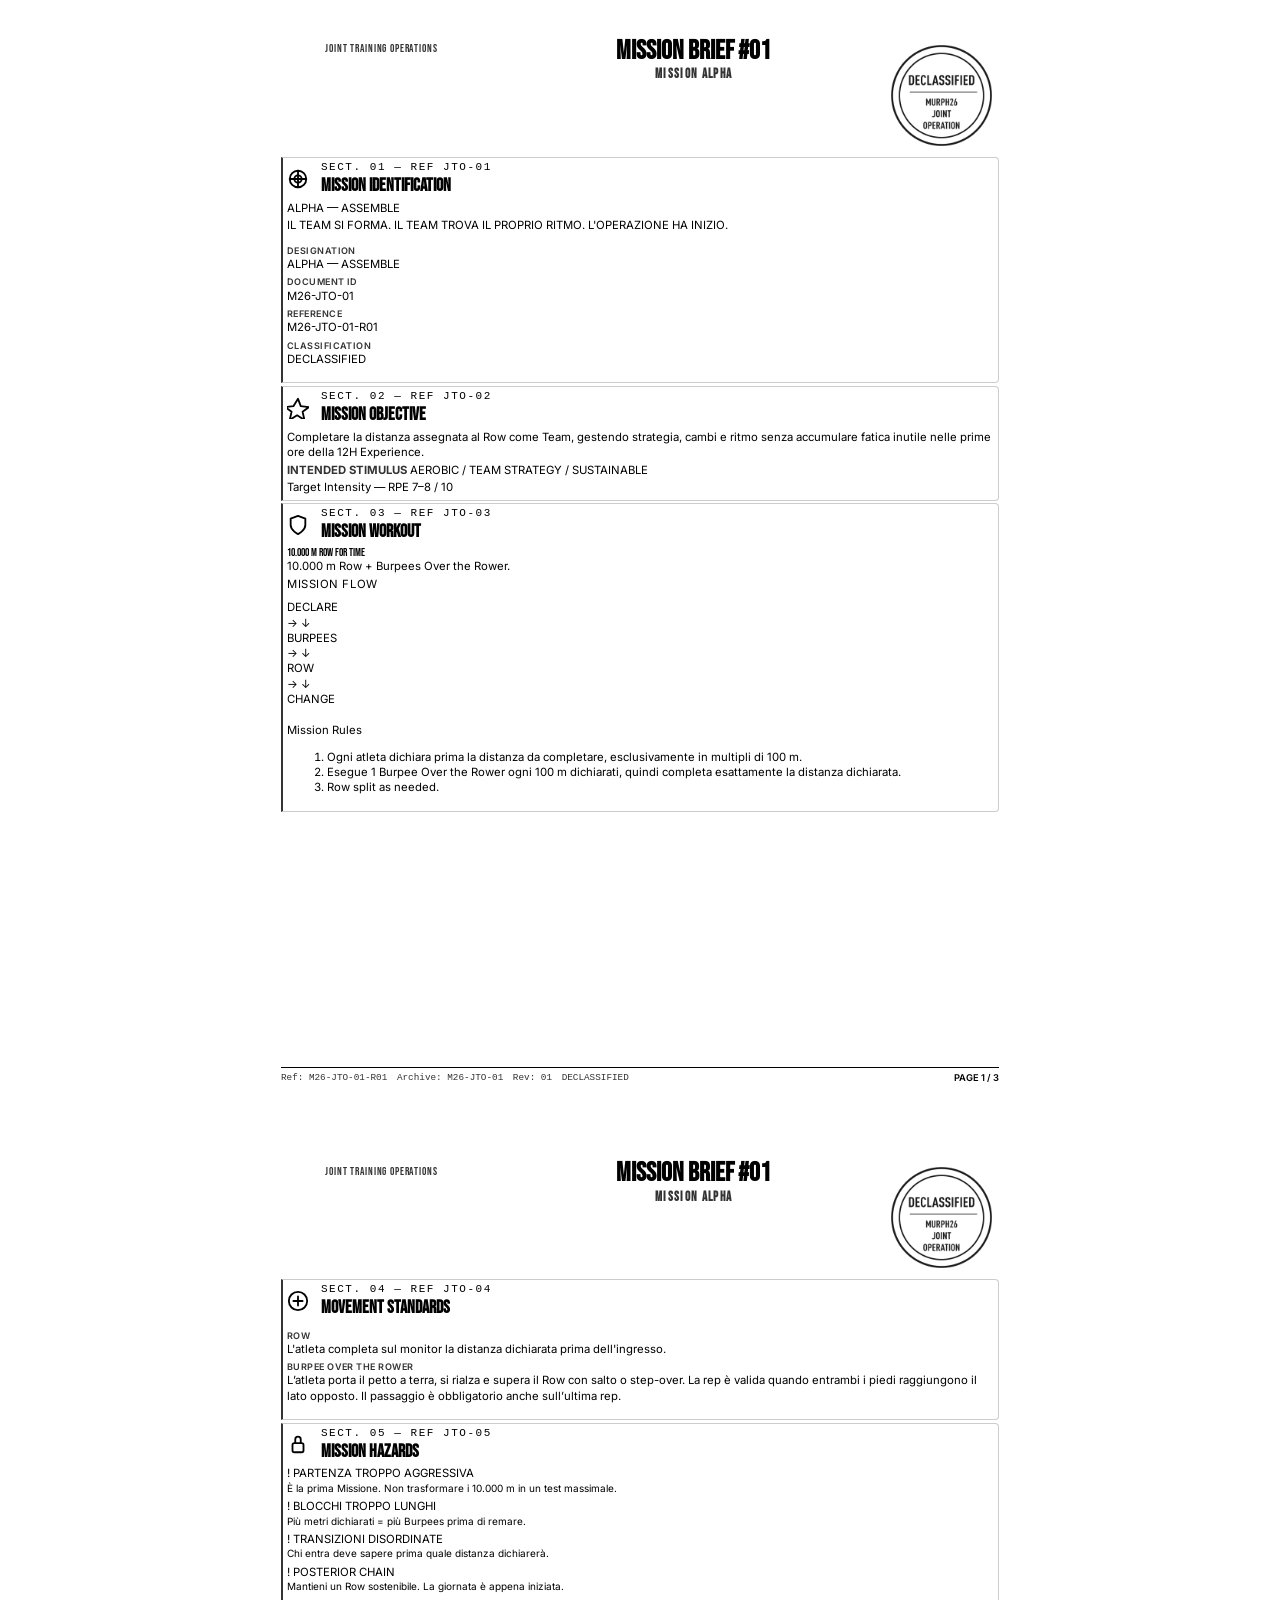
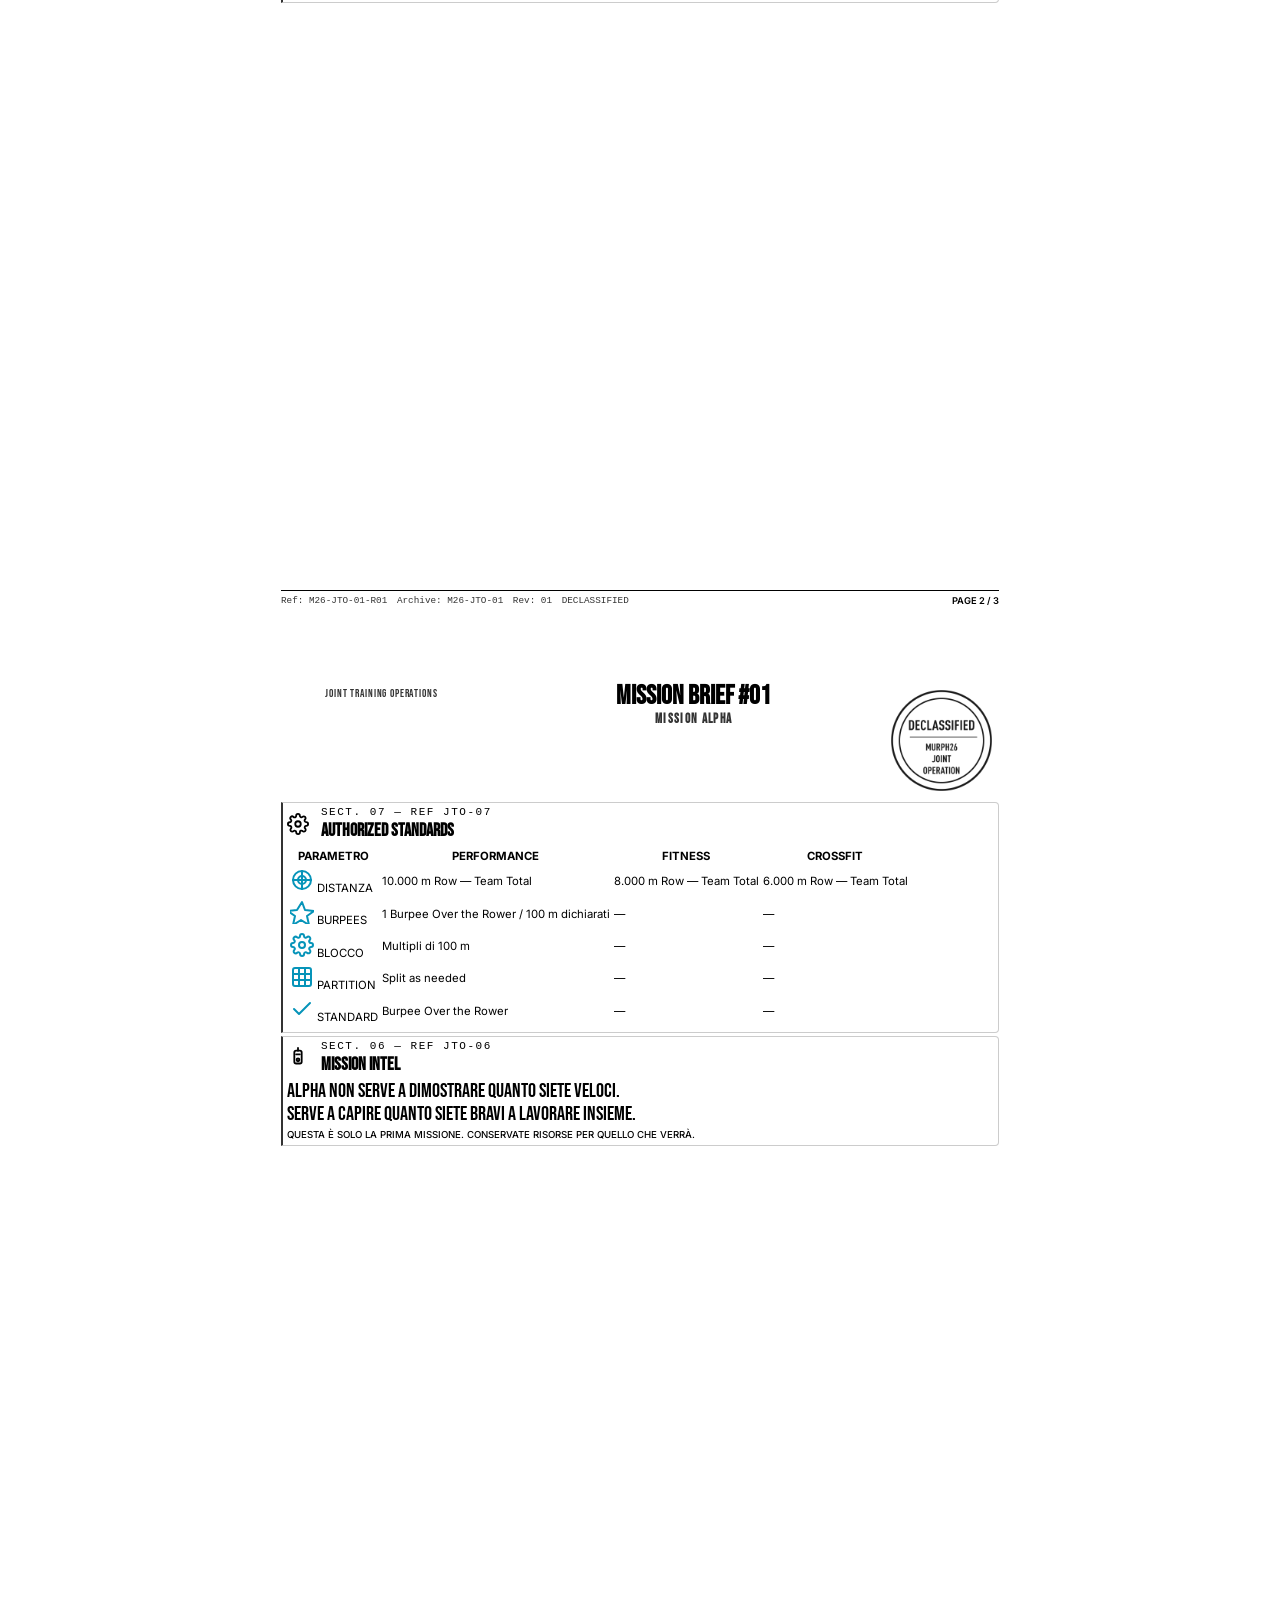
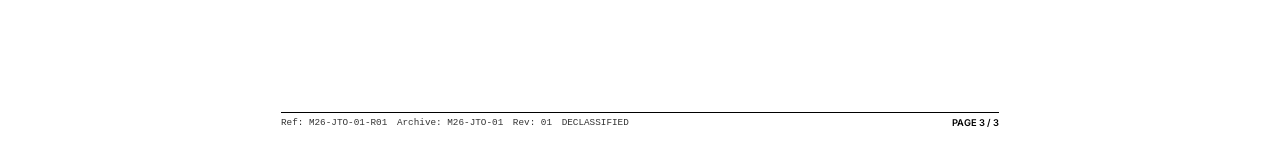
<file: mission-briefs/mission-01-print.html>
<!DOCTYPE html>
<html lang="it">
<head>
  <meta charset="UTF-8">
  <meta name="viewport" content="width=device-width, initial-scale=1.0">
  <title>MISSION BRIEF #01 | Print</title>
  <link rel="preconnect" href="https://fonts.googleapis.com">
  <link rel="preconnect" href="https://fonts.gstatic.com" crossorigin>
  <link href="https://fonts.googleapis.com/css2?family=Bebas+Neue&family=Inter:wght@300;400;500;600;700&display=swap" rel="stylesheet">
  <link rel="stylesheet" href="../css/print-dossier.css">
</head>
<body class="print-dossier" data-mission="mission-01">
  <div class="print-document">
<section class="print-page">
<header class="print-header">
  <div class="print-header-left">
    <img src="../assets/muprh-logo-font.svg" alt="Murph26" class="print-header__logo-mark">
    <span class="print-header__logo-wordmark">JOINT TRAINING OPERATIONS</span>
  </div>
  <div class="print-header-center">
    <div class="print-title-wrapper">
      <h1 class="print-header__title">MISSION BRIEF #01</h1>
      <h2 class="print-header__subtitle">MISSION ALPHA</h2>
    </div>
  </div>
  <div class="print-header-right">
    <img src="../assets/declassified-print-document.png" alt="DECLASSIFIED" class="print-declassified-stamp">
  </div>
</header>
  <main class="print-content">
<article class='mission-card mission-card--info'>
          <div class="section-header">
  <div class="section-icon">
    <svg class="mission-card-icon" aria-hidden="true" viewBox='0 0 24 24' fill='none' xmlns='http://www.w3.org/2000/svg' stroke="currentColor" stroke-width='2' stroke-linecap='round' stroke-linejoin='round'><circle cx='12' cy='12' r='9'/><circle cx='12' cy='12' r='4'/><line x1='12' y1='3' x2='12' y2='21'/><line x1='3' y1='12' x2='21' y2='12'/></svg>
  </div>
  <div class="section-heading">
    <div class="section-ref">SECT. 01 — REF JTO-01</div>
    <h3>MISSION IDENTIFICATION</h3>
  </div>
</div>
          <div class='mission-card-body'>
            <p class='mission-codename'>ALPHA — ASSEMBLE</p>
            <p class='mission-narrative'>IL TEAM SI FORMA. IL TEAM TROVA IL PROPRIO RITMO. L'OPERAZIONE HA INIZIO.</p>
            <dl class='mission-intel'>
              <div>
                <dt>Designation</dt>
                <dd>ALPHA — ASSEMBLE</dd>
              </div>
              <div>
                <dt>Document ID</dt>
                <dd>M26-JTO-01</dd>
              </div>
              <div>
                <dt>Reference</dt>
                <dd>M26-JTO-01-R01</dd>
              </div>
              <div>
                <dt>Classification</dt>
                <dd>DECLASSIFIED</dd>
              </div>
            </dl>
          </div>
        </article>
<article class='mission-card mission-card--info'>
          <div class="section-header">
  <div class="section-icon">
    <svg class="mission-card-icon" aria-hidden="true" viewBox='0 0 24 24' fill='none' xmlns='http://www.w3.org/2000/svg' stroke="currentColor" stroke-width='2' stroke-linecap='round' stroke-linejoin='round'><path d='M12 2l3 8 9 1-7 5 2 9-8-5-8 5 2-9-7-5 9-1Z'/></svg>
  </div>
  <div class="section-heading">
    <div class="section-ref">SECT. 02 — REF JTO-02</div>
    <h3>MISSION OBJECTIVE</h3>
  </div>
</div>
          <div class='mission-card-body'>
            <p class='mission-objective-copy'>Completare la distanza assegnata al Row come Team, gestendo strategia, cambi e ritmo senza accumulare fatica inutile nelle prime ore della 12H Experience.</p>
            <p class='mission-intended-stimulus'><strong>INTENDED STIMULUS</strong> AEROBIC / TEAM STRATEGY / SUSTAINABLE</p>
            <p class='mission-rule-title' style='white-space: nowrap;'>Target Intensity — RPE 7–8 / 10</p>
          </div>
        </article>
<article class='mission-card mission-card--full mission-card--critical'>
          <div class="section-header">
  <div class="section-icon">
    <svg class="mission-card-icon" aria-hidden="true" viewBox='0 0 24 24' fill='none' xmlns='http://www.w3.org/2000/svg' stroke="currentColor" stroke-width='2' stroke-linecap='round' stroke-linejoin='round'><path d='M12 22s8-4 8-10V5l-8-3-8 3v7c0 6 8 10 8 10z'/></svg>
  </div>
  <div class="section-heading">
    <div class="section-ref">SECT. 03 — REF JTO-03</div>
    <h3>MISSION WORKOUT</h3>
  </div>
</div>
          <div class='mission-card-body'>
            <div class='mission-wod-headline'>
              <span class='wod-icon' aria-hidden='true' data-wod-icon='row'></span>
              <span class='wod-number'>10.000 M</span>
              <span class='wod-label'>ROW</span>
              <span class='wod-time'>FOR TIME</span>
            </div>

            <p class='mission-wod-description'>10.000 m Row + Burpees Over the Rower.</p>

            <p class='mission-rule-title' style='text-transform: uppercase; letter-spacing: 0.05em; text-align: left; margin: 0 0 0.5rem;'>Mission Flow</p>
            <div class='mission-flow'>
              <div class='flow-step'>DECLARE</div>
              <span class='flow-arrow flow-arrow--desktop' aria-hidden='true'>→</span>
              <span class='flow-arrow flow-arrow--mobile' aria-hidden='true'>↓</span>
              <div class='flow-step'>BURPEES</div>
              <span class='flow-arrow flow-arrow--desktop' aria-hidden='true'>→</span>
              <span class='flow-arrow flow-arrow--mobile' aria-hidden='true'>↓</span>
              <div class='flow-step'>ROW</div>
              <span class='flow-arrow flow-arrow--desktop' aria-hidden='true'>→</span>
              <span class='flow-arrow flow-arrow--mobile' aria-hidden='true'>↓</span>
              <div class='flow-step'>CHANGE</div>
            </div>

            <p class='mission-rule-title' style='margin-top: 1rem;'>Mission Rules</p>
            <ol class='mission-rule-list'>
              <li>Ogni atleta dichiara prima la distanza da completare, esclusivamente in multipli di 100 m.</li>
              <li>Esegue 1 Burpee Over the Rower ogni 100 m dichiarati, quindi completa esattamente la distanza dichiarata.</li>
              <li>Row split as needed.</li>
            </ol>
          </div>
        </article>
  </main>
<footer class="print-footer" data-total="3">
  <ul class="print-footer__meta">
    <li>Ref: M26-JTO-01-R01</li>
    <li>Archive: M26-JTO-01</li>
    <li>Rev: 01</li>
    <li>DECLASSIFIED</li>
  </ul>
  <span class="print-footer__page" data-total="3"></span>
</footer>
</section>
<section class="print-page">
<header class="print-header print-header--compact">
  <div class="print-header-left">
    <img src="../assets/muprh-logo-font.svg" alt="Murph26" class="print-header__logo-mark">
    <span class="print-header__logo-wordmark">JOINT TRAINING OPERATIONS</span>
  </div>
  <div class="print-header-center">
    <div class="print-title-wrapper">
      <h1 class="print-header__title">MISSION BRIEF #01</h1>
      <h2 class="print-header__subtitle">MISSION ALPHA</h2>
    </div>
  </div>
  <div class="print-header-right">
    <img src="../assets/declassified-print-document.png" alt="DECLASSIFIED" class="print-declassified-stamp">
  </div>
</header>
  <main class="print-content">
<article class='mission-card mission-card--full mission-card--info'>
          <div class="section-header">
  <div class="section-icon">
    <svg class="mission-card-icon" aria-hidden="true" viewBox='0 0 24 24' fill='none' xmlns='http://www.w3.org/2000/svg' stroke="currentColor" stroke-width='2' stroke-linecap='round' stroke-linejoin='round'><circle cx='12' cy='12' r='10'/><path d='M12 7v10M7 12h10'/></svg>
  </div>
  <div class="section-heading">
    <div class="section-ref">SECT. 04 — REF JTO-04</div>
    <h3>MOVEMENT STANDARDS</h3>
  </div>
</div>
          <div class='mission-card-body'>
            <dl class='mission-intel'>
              <div>
                <dt>ROW</dt>
                <dd>L'atleta completa sul monitor la distanza dichiarata prima dell'ingresso.</dd>
              </div>
              <div>
                <dt>BURPEE OVER THE ROWER</dt>
                <dd>L’atleta porta il petto a terra, si rialza e supera il Row con salto o step-over. La rep è valida quando entrambi i piedi raggiungono il lato opposto. Il passaggio è obbligatorio anche sull’ultima rep.</dd>
              </div>
            </dl>
          </div>
        </article>
<article class='mission-card mission-card--full mission-card--critical'>
          <div class="section-header">
  <div class="section-icon">
    <svg class="mission-card-icon" aria-hidden="true" viewBox='0 0 24 24' fill='none' xmlns='http://www.w3.org/2000/svg' stroke="currentColor" stroke-width='2' stroke-linecap='round' stroke-linejoin='round'><rect x='6' y='11' width='12' height='10' rx='2'/><path d='M9 11V7a3 3 0 0 1 6 0v4'/></svg>
  </div>
  <div class="section-heading">
    <div class="section-ref">SECT. 05 — REF JTO-05</div>
    <h3>MISSION HAZARDS</h3>
  </div>
</div>
          <div class='mission-card-body'>
            <div class='hazard-accordion'>
              <details class='hazard-accordion-item' open>
                <summary class='hazard-accordion-header'>
                  <span class='hazard-accordion-icon' aria-hidden='true'>!</span>
                  <span class='hazard-accordion-title'>PARTENZA TROPPO AGGRESSIVA</span>
                  <span class='hazard-accordion-toggle' aria-hidden='true'></span>
                </summary>
                <div class='hazard-accordion-content'>
                  <p>È la prima Missione. Non trasformare i 10.000 m in un test massimale.</p>
                </div>
              </details>
              <details class='hazard-accordion-item' open>
                <summary class='hazard-accordion-header'>
                  <span class='hazard-accordion-icon' aria-hidden='true'>!</span>
                  <span class='hazard-accordion-title'>BLOCCHI TROPPO LUNGHI</span>
                  <span class='hazard-accordion-toggle' aria-hidden='true'></span>
                </summary>
                <div class='hazard-accordion-content'>
                  <p>Più metri dichiarati = più Burpees prima di remare.</p>
                </div>
              </details>
              <details class='hazard-accordion-item' open>
                <summary class='hazard-accordion-header'>
                  <span class='hazard-accordion-icon' aria-hidden='true'>!</span>
                  <span class='hazard-accordion-title'>TRANSIZIONI DISORDINATE</span>
                  <span class='hazard-accordion-toggle' aria-hidden='true'></span>
                </summary>
                <div class='hazard-accordion-content'>
                  <p>Chi entra deve sapere prima quale distanza dichiarerà.</p>
                </div>
              </details>
              <details class='hazard-accordion-item' open>
                <summary class='hazard-accordion-header'>
                  <span class='hazard-accordion-icon' aria-hidden='true'>!</span>
                  <span class='hazard-accordion-title'>POSTERIOR CHAIN</span>
                  <span class='hazard-accordion-toggle' aria-hidden='true'></span>
                </summary>
                <div class='hazard-accordion-content'>
                  <p>Mantieni un Row sostenibile. La giornata è appena iniziata.</p>
                </div>
              </details>
            </div>
          </div>
        </article>
  </main>
<footer class="print-footer" data-total="3">
  <ul class="print-footer__meta">
    <li>Ref: M26-JTO-01-R01</li>
    <li>Archive: M26-JTO-01</li>
    <li>Rev: 01</li>
    <li>DECLASSIFIED</li>
  </ul>
  <span class="print-footer__page" data-total="3"></span>
</footer>
</section>
<section class="print-page">
<header class="print-header print-header--compact">
  <div class="print-header-left">
    <img src="../assets/muprh-logo-font.svg" alt="Murph26" class="print-header__logo-mark">
    <span class="print-header__logo-wordmark">JOINT TRAINING OPERATIONS</span>
  </div>
  <div class="print-header-center">
    <div class="print-title-wrapper">
      <h1 class="print-header__title">MISSION BRIEF #01</h1>
      <h2 class="print-header__subtitle">MISSION ALPHA</h2>
    </div>
  </div>
  <div class="print-header-right">
    <img src="../assets/declassified-print-document.png" alt="DECLASSIFIED" class="print-declassified-stamp">
  </div>
</header>
  <main class="print-content">
<article class='mission-card mission-card--full mission-card--info'>
          <div class="section-header">
  <div class="section-icon">
    <svg class="mission-card-icon" aria-hidden="true" viewBox='0 0 24 24' fill='none' xmlns='http://www.w3.org/2000/svg' stroke="currentColor" stroke-width='2' stroke-linecap='round' stroke-linejoin='round'><circle cx='12' cy='12' r='3'/><path d='M19.4 15a1.65 1.65 0 0 0 .33 1.82l.06.06a2 2 0 1 1-2.83 2.83l-.06-.06a1.65 1.65 0 0 0-1.82-.33 1.65 1.65 0 0 0-1 1.51V21a2 2 0 0 1-4 0v-.09A1.65 1.65 0 0 0 9 19.4a1.65 1.65 0 0 0-1.82.33l-.06.06a2 2 0 1 1-2.83-2.83l.06-.06a1.65 1.65 0 0 0 .33-1.82 1.65 1.65 0 0 0-1.51-1H3a2 2 0 0 1 0-4h.09A1.65 1.65 0 0 0 4.6 9a1.65 1.65 0 0 0-.33-1.82l-.06-.06a2 2 0 1 1 2.83-2.83l.06.06a1.65 1.65 0 0 0 1.82.33H9a1.65 1.65 0 0 0 1-1.51V3a2 2 0 0 1 4 0v.09a1.65 1.65 0 0 0 1 1.51 1.65 1.65 0 0 0 1.82-.33l.06-.06a2 2 0 1 1 2.83 2.83l-.06.06a1.65 1.65 0 0 0-.33 1.82V9a1.65 1.65 0 0 0 1.51 1H21a2 2 0 0 1 0 4h-.09a1.65 1.65 0 0 0-1.51 1z'/></svg>
  </div>
  <div class="section-heading">
    <div class="section-ref">SECT. 07 — REF JTO-07</div>
    <h3>AUTHORIZED STANDARDS</h3>
  </div>
</div>
          <div class='mission-card-body'>
            <div class='scaling-desktop'>
              <table class='scaling-table js-scaling-table'>
                <thead>
                  <tr>
                    <th class='scaling-exercise'>PARAMETRO</th>
                    <th>PERFORMANCE</th>
                    <th>FITNESS</th>
                    <th>CROSSFIT</th>
                  </tr>
                </thead>
                <tbody>
                  <tr>
                    <td class='scaling-exercise'><img class='table-icon' src='assets/target.svg' alt='' aria-hidden='true'> DISTANZA</td>
                    <td>10.000 m Row — Team Total</td>
                    <td>8.000 m Row — Team Total</td>
                    <td>6.000 m Row — Team Total</td>
                  </tr>
                  <tr>
                    <td class='scaling-exercise'><img class='table-icon' src='assets/star.svg' alt='' aria-hidden='true'> BURPEES</td>
                    <td>1 Burpee Over the Rower / 100 m dichiarati</td>
                    <td>—</td>
                    <td>—</td>
                  </tr>
                  <tr>
                    <td class='scaling-exercise'><img class='table-icon' src='assets/gear.svg' alt='' aria-hidden='true'> BLOCCO</td>
                    <td>Multipli di 100 m</td>
                    <td>—</td>
                    <td>—</td>
                  </tr>
                  <tr>
                    <td class='scaling-exercise'><img class='table-icon' src='assets/document-grid.svg' alt='' aria-hidden='true'> PARTITION</td>
                    <td>Split as needed</td>
                    <td>—</td>
                    <td>—</td>
                  </tr>
                  <tr>
                    <td class='scaling-exercise'><img class='table-icon' src='assets/check.svg' alt='' aria-hidden='true'> STANDARD</td>
                    <td>Burpee Over the Rower</td>
                    <td>—</td>
                    <td>—</td>
                  </tr>
                </tbody>
              </table>
            </div>
          </div>
        </article>
<article class='mission-card mission-card--info'>
          <div class="section-header">
  <div class="section-icon">
    <svg class="mission-card-icon" aria-hidden="true" viewBox='0 0 24 24' fill='none' xmlns='http://www.w3.org/2000/svg' stroke="currentColor" stroke-width='2' stroke-linecap='round' stroke-linejoin='round'><rect x='8' y='4' width='8' height='14' rx='2'/><line x1='12' y1='4' x2='12' y2='1'/><line x1='10' y1='8' x2='14' y2='8'/><circle cx='12' cy='14' r='1.5'/></svg>
  </div>
  <div class="section-heading">
    <div class="section-ref">SECT. 06 — REF JTO-06</div>
    <h3>MISSION INTEL</h3>
  </div>
</div>
          <div class='mission-card-body'>
            <p class='mission-intel-statement'>ALPHA NON SERVE A DIMOSTRARE QUANTO SIETE VELOCI.<br>SERVE A CAPIRE QUANTO SIETE BRAVI A LAVORARE INSIEME.</p>
            <p class='mission-intel-secondary'>QUESTA È SOLO LA PRIMA MISSIONE. CONSERVATE RISORSE PER QUELLO CHE VERRÀ.</p>
          </div>
        </article>
<article class='mission-card scorecard mission-card--info'>
          <div class="section-header">
  <div class="section-icon">
    <svg class="mission-card-icon" aria-hidden="true" viewBox='0 0 24 24' fill='none' xmlns='http://www.w3.org/2000/svg' stroke="currentColor" stroke-width='2' stroke-linecap='round' stroke-linejoin='round'><path d='M14.5 2H6a2 2 0 0 0-2 2v16a2 2 0 0 0 2 2h12a2 2 0 0 0 2-2V7.5L14.5 2z'/><polyline points='14 2 14 8 20 8'/><line x1='9' y1='13' x2='15' y2='13'/><line x1='9' y1='17' x2='15' y2='17'/></svg>
  </div>
  <div class="section-heading">
    <div class="section-ref">SECT. 08 — REF JTO-08</div>
    <h3>SCORECARD</h3>
  </div>
</div>
          <div class='mission-card-body'>
            <p class='scorecard-web'>Registra ogni blocco della Missione: atleta, distanza dichiarata, Burpees e metri completati.</p>
            <a class='scorecard-link' href='mission-01-scorecard.html' target='_blank' rel='noopener'>STAMPA LA SCORECARD</a>
            <p class='print-scorecard'>Apri la Field Scorecard dedicata per registrare i dati sul campo.</p>
          </div>
        </article>
  </main>
<footer class="print-footer" data-total="3">
  <ul class="print-footer__meta">
    <li>Ref: M26-JTO-01-R01</li>
    <li>Archive: M26-JTO-01</li>
    <li>Rev: 01</li>
    <li>DECLASSIFIED</li>
  </ul>
  <span class="print-footer__page" data-total="3"></span>
</footer>
</section>
  </div>
  <script src="../js/print-frame.js"></script>
</body>
</html>
</file>
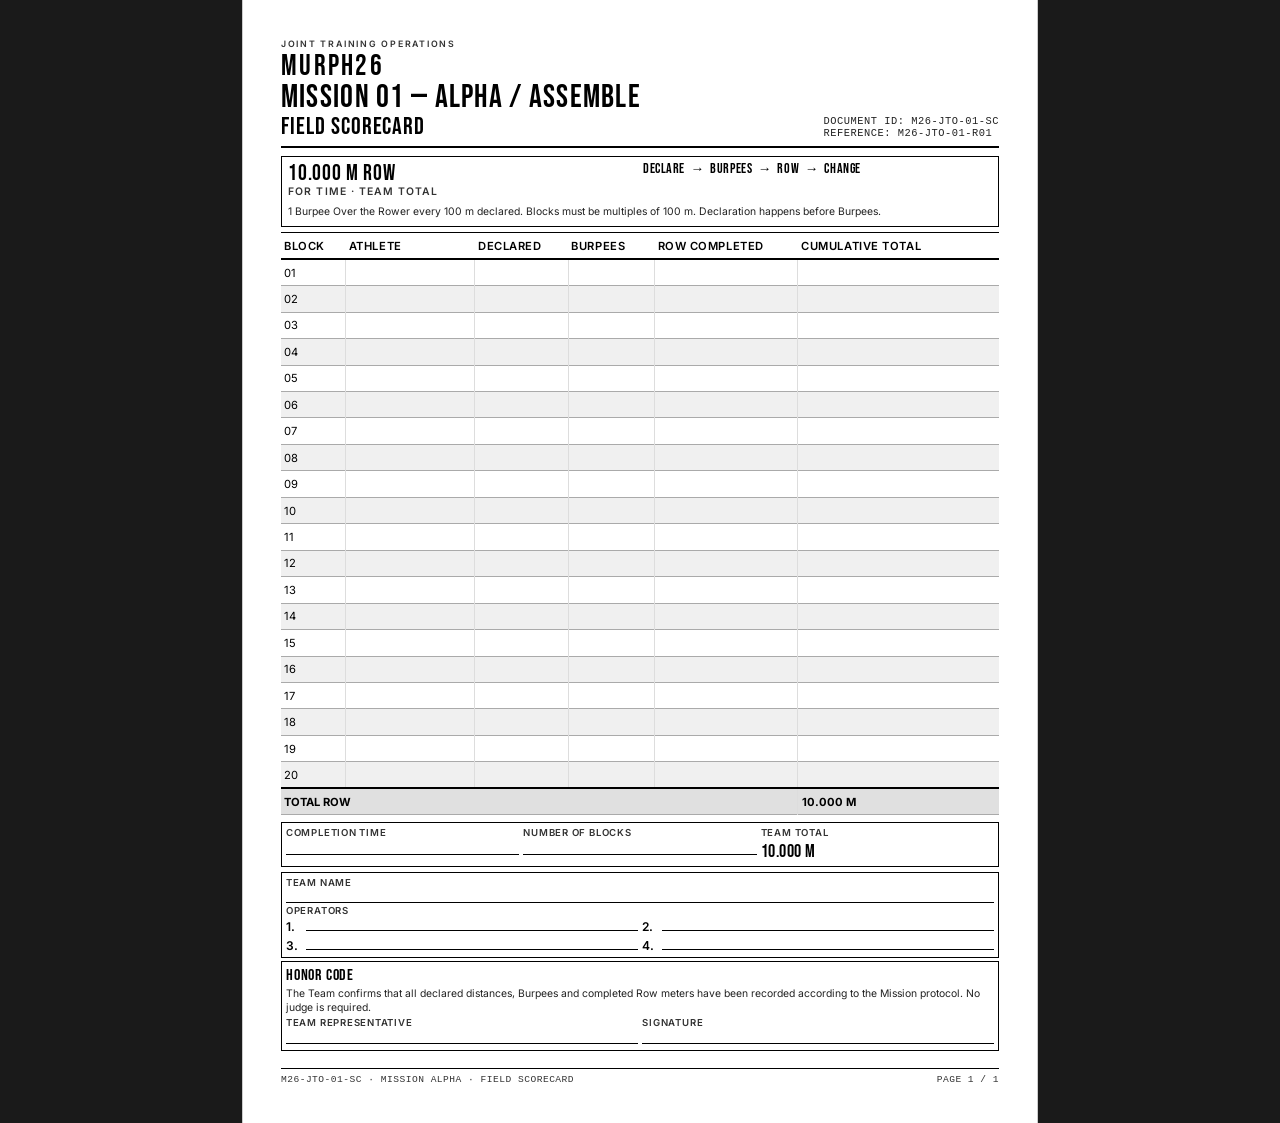
<file: mission-briefs/mission-01-scorecard.html>
<!DOCTYPE html>
<html lang='it'>
<head>
  <meta charset='UTF-8'>
  <meta name='viewport' content='width=device-width, initial-scale=1.0'>
  <title>Mission 01 — Alpha Assemble | Field Scorecard</title>
  <link rel='preconnect' href='https://fonts.googleapis.com'>
  <link rel='preconnect' href='https://fonts.gstatic.com' crossorigin>
  <link href='https://fonts.googleapis.com/css2?family=Bebas+Neue&family=Inter:wght@300;400;500;600;700&display=swap' rel='stylesheet'>
  <style>
    :root {
      --black: #000000;
      --white: #ffffff;
      --grey: #f0f0f0;
      --line: #000000;
    }

    * {
      box-sizing: border-box;
      margin: 0;
      padding: 0;
    }

    @page {
      size: A4 portrait;
      margin: 0;
    }

    body {
      font-family: 'Inter', sans-serif;
      background-color: #1a1a1a;
      color: var(--black);
      -webkit-font-smoothing: antialiased;
    }

    .scorecard-page {
      width: 210mm;
      min-height: 297mm;
      margin: 0 auto;
      padding: 10mm;
      background-color: var(--white);
      box-shadow: 0 0 0 1px #ccc;
      display: flex;
      flex-direction: column;
      gap: 0.2rem;
    }

    @media print {
      body {
        background-color: var(--white);
      }

      .scorecard-page {
        box-shadow: none;
        margin: 0;
        width: 100%;
        min-height: 100vh;
      }
    }

    .sc-header {
      border-bottom: 1.5pt solid var(--line);
      padding-bottom: 0.4rem;
      margin-bottom: 0.3rem;
    }

    .sc-brand {
      font-family: 'Bebas Neue', sans-serif;
      font-size: 1.8rem;
      letter-spacing: 0.08em;
      line-height: 1;
    }

    .sc-unit {
      font-size: 0.55rem;
      font-weight: 600;
      letter-spacing: 0.2em;
      text-transform: uppercase;
      color: #333;
      margin-bottom: 0.25rem;
    }

    .sc-meta-row {
      display: flex;
      justify-content: space-between;
      align-items: flex-end;
      gap: 1rem;
      flex-wrap: wrap;
    }

    .sc-mission {
      font-family: 'Bebas Neue', sans-serif;
      font-size: 2rem;
      letter-spacing: 0.04em;
      line-height: 1;
    }

    .sc-doc-id,
    .sc-reference {
      font-family: 'Courier New', monospace;
      font-size: 0.65rem;
      letter-spacing: 0.05em;
      text-transform: uppercase;
      color: #222;
    }

    .sc-title {
      font-family: 'Bebas Neue', sans-serif;
      font-size: 1.5rem;
      letter-spacing: 0.04em;
      margin-top: 0.1rem;
      line-height: 1;
    }

    .sc-presc {
      border: 1pt solid var(--line);
      padding: 0.4rem;
      display: grid;
      grid-template-columns: 1fr 1fr;
      gap: 0.4rem;
      align-items: start;
    }

    .sc-presc-main {
      font-family: 'Bebas Neue', sans-serif;
      font-size: 1.4rem;
      letter-spacing: 0.03em;
      line-height: 1;
    }

    .sc-presc-sub {
      font-size: 0.65rem;
      font-weight: 600;
      letter-spacing: 0.1em;
      text-transform: uppercase;
      color: #333;
    }

    .sc-presc-flow {
      font-family: 'Bebas Neue', sans-serif;
      font-size: 0.85rem;
      letter-spacing: 0.04em;
      display: flex;
      flex-wrap: wrap;
      align-items: center;
      gap: 0.35rem;
      line-height: 1;
    }

    .sc-presc-note {
      grid-column: 1 / -1;
      font-size: 0.65rem;
      line-height: 1.4;
      color: #222;
    }

    .sc-grid {
      width: 100%;
      border-collapse: collapse;
      table-layout: fixed;
      font-size: 0.7rem;
      margin: 0.15rem 0;
    }

    .sc-grid thead th {
      font-weight: 600;
      text-transform: uppercase;
      letter-spacing: 0.05em;
      text-align: left;
      border-bottom: 1.5pt solid var(--line);
      border-top: 1pt solid var(--line);
      padding: 0.15rem 0.2rem;
      background-color: var(--white);
      height: 0.7cm;
      vertical-align: middle;
    }

    .sc-grid tbody tr {
      border-bottom: 1pt solid #aaa;
    }

    .sc-grid tbody tr:nth-child(even) td {
      background-color: var(--grey);
    }

    .sc-grid td {
      height: 0.7cm;
      padding: 0.1rem 0.2rem;
      vertical-align: middle;
      border-right: 0.5pt solid #ddd;
    }

    .sc-grid td:last-child,
    .sc-grid th:last-child {
      border-right: none;
    }

    .sc-grid .col-block { width: 9%; }
    .sc-grid .col-athlete { width: 18%; }
    .sc-grid .col-declared { width: 13%; }
    .sc-grid .col-burpees { width: 12%; }
    .sc-grid .col-row { width: 20%; }
    .sc-grid .col-total { width: 28%; }

    .sc-total-row {
      font-weight: 700;
      border-top: 1.5pt solid var(--line);
      border-bottom: 1.5pt solid var(--line);
    }

    .sc-total-row td {
      background-color: #e0e0e0;
      height: 0.7cm;
    }

    .sc-result-row {
      display: grid;
      grid-template-columns: repeat(3, minmax(0, 1fr));
      gap: 0.25rem;
      border: 1pt solid var(--line);
      padding: 0.25rem;
      margin: 0.1rem 0;
    }

    .sc-result-item {
      display: flex;
      flex-direction: column;
      gap: 0.15rem;
    }

    .sc-result-label {
      font-size: 0.6rem;
      font-weight: 600;
      letter-spacing: 0.08em;
      text-transform: uppercase;
      color: #333;
    }

    .sc-result-value {
      font-family: 'Bebas Neue', sans-serif;
      font-size: 1.1rem;
      letter-spacing: 0.03em;
    }

    .sc-result-line {
      border-bottom: 1pt solid var(--line);
      min-height: 0.8rem;
      margin-top: 0.1rem;
    }

    .sc-team {
      border: 1pt solid var(--line);
      padding: 0.25rem;
    }

    .sc-team-label {
      font-size: 0.6rem;
      font-weight: 600;
      letter-spacing: 0.08em;
      text-transform: uppercase;
      color: #333;
      margin-bottom: 0.2rem;
    }

    .sc-team-line {
      border-bottom: 1pt solid var(--line);
      min-height: 0.75rem;
      margin-bottom: 0.15rem;
    }

    .sc-operators {
      display: grid;
      grid-template-columns: repeat(2, minmax(0, 1fr));
      gap: 0.2rem;
      margin-top: 0.2rem;
    }

    .sc-operator {
      display: flex;
      gap: 0.25rem;
      align-items: baseline;
      font-size: 0.75rem;
    }

    .sc-operator-num {
      font-weight: 600;
      min-width: 1rem;
    }

    .sc-honor {
      border: 1pt solid var(--line);
      padding: 0.25rem;
    }

    .sc-honor-title {
      font-family: 'Bebas Neue', sans-serif;
      font-size: 1rem;
      letter-spacing: 0.05em;
      margin-bottom: 0.15rem;
    }

    .sc-honor-text {
      font-size: 0.65rem;
      line-height: 1.3;
      color: #222;
      margin-bottom: 0.2rem;
    }

    .sc-honor-grid {
      display: grid;
      grid-template-columns: 1fr 1fr;
      gap: 0.3rem;
    }

    .sc-footer {
      margin-top: auto;
      display: flex;
      justify-content: space-between;
      align-items: flex-end;
      border-top: 1pt solid var(--line);
      padding-top: 0.3rem;
      font-family: 'Courier New', monospace;
      font-size: 0.6rem;
      letter-spacing: 0.05em;
      text-transform: uppercase;
      color: #333;
    }

    .sc-footer-left {
      max-width: 60%;
    }
  </style>
  <link rel="icon" href="../favicon.ico" sizes="any" type="image/x-icon">
  <link rel="icon" type="image/png" sizes="16x16" href="../favicon-16x16.png">
  <link rel="icon" type="image/png" sizes="32x32" href="../favicon-32x32.png">
  <link rel="apple-touch-icon" sizes="180x180" href="../apple-touch-icon.png">
  <link rel="manifest" href="../manifest.json">
</head>
<body>
  <main class='scorecard-page'>
    <header class='sc-header'>
      <div class='sc-unit'>Joint Training Operations</div>
      <div class='sc-brand'>MURPH26</div>
      <div class='sc-meta-row'>
        <div>
          <div class='sc-mission'>MISSION 01 — ALPHA / ASSEMBLE</div>
          <div class='sc-title'>FIELD SCORECARD</div>
        </div>
        <div>
          <div class='sc-doc-id'>Document ID: M26-JTO-01-SC</div>
          <div class='sc-reference'>Reference: M26-JTO-01-R01</div>
        </div>
      </div>
    </header>

    <section class='sc-presc'>
      <div>
        <div class='sc-presc-main'>10.000 M ROW</div>
        <div class='sc-presc-sub'>For Time · Team Total</div>
      </div>
      <div class='sc-presc-flow'>
        <span>DECLARE</span>
        <span>→</span>
        <span>BURPEES</span>
        <span>→</span>
        <span>ROW</span>
        <span>→</span>
        <span>CHANGE</span>
      </div>
      <div class='sc-presc-note'>
        1 Burpee Over the Rower every 100 m declared. Blocks must be multiples of 100 m. Declaration happens before Burpees.
      </div>
    </section>

    <table class='sc-grid'>
      <thead>
        <tr>
          <th class='col-block'>BLOCK</th>
          <th class='col-athlete'>ATHLETE</th>
          <th class='col-declared'>DECLARED</th>
          <th class='col-burpees'>BURPEES</th>
          <th class='col-row'>ROW COMPLETED</th>
          <th class='col-total'>CUMULATIVE TOTAL</th>
        </tr>
      </thead>
            <tbody>
        <tr><td>01</td><td></td><td></td><td></td><td></td><td></td></tr>
        <tr><td>02</td><td></td><td></td><td></td><td></td><td></td></tr>
        <tr><td>03</td><td></td><td></td><td></td><td></td><td></td></tr>
        <tr><td>04</td><td></td><td></td><td></td><td></td><td></td></tr>
        <tr><td>05</td><td></td><td></td><td></td><td></td><td></td></tr>
        <tr><td>06</td><td></td><td></td><td></td><td></td><td></td></tr>
        <tr><td>07</td><td></td><td></td><td></td><td></td><td></td></tr>
        <tr><td>08</td><td></td><td></td><td></td><td></td><td></td></tr>
        <tr><td>09</td><td></td><td></td><td></td><td></td><td></td></tr>
        <tr><td>10</td><td></td><td></td><td></td><td></td><td></td></tr>
        <tr><td>11</td><td></td><td></td><td></td><td></td><td></td></tr>
        <tr><td>12</td><td></td><td></td><td></td><td></td><td></td></tr>
        <tr><td>13</td><td></td><td></td><td></td><td></td><td></td></tr>
        <tr><td>14</td><td></td><td></td><td></td><td></td><td></td></tr>
        <tr><td>15</td><td></td><td></td><td></td><td></td><td></td></tr>
        <tr><td>16</td><td></td><td></td><td></td><td></td><td></td></tr>
        <tr><td>17</td><td></td><td></td><td></td><td></td><td></td></tr>
        <tr><td>18</td><td></td><td></td><td></td><td></td><td></td></tr>
        <tr><td>19</td><td></td><td></td><td></td><td></td><td></td></tr>
        <tr><td>20</td><td></td><td></td><td></td><td></td><td></td></tr>
        <tr class='sc-total-row'>
          <td colspan='5'>TOTAL ROW</td>
          <td>10.000 M</td>
        </tr>
      </tbody>
    </table>

    <section class='sc-result-row'>
      <div class='sc-result-item'>
        <div class='sc-result-label'>Completion Time</div>
        <div class='sc-result-line'></div>
      </div>
      <div class='sc-result-item'>
        <div class='sc-result-label'>Number of Blocks</div>
        <div class='sc-result-line'></div>
      </div>
      <div class='sc-result-item'>
        <div class='sc-result-label'>Team Total</div>
        <div class='sc-result-value'>10.000 M</div>
      </div>
    </section>

    <section class='sc-team'>
      <div class='sc-team-label'>TEAM NAME</div>
      <div class='sc-team-line'></div>
      <div class='sc-team-label'>OPERATORS</div>
      <div class='sc-operators'>
        <div class='sc-operator'><span class='sc-operator-num'>1.</span><span class='sc-team-line' style='flex:1; margin:0;'></span></div>
        <div class='sc-operator'><span class='sc-operator-num'>2.</span><span class='sc-team-line' style='flex:1; margin:0;'></span></div>
        <div class='sc-operator'><span class='sc-operator-num'>3.</span><span class='sc-team-line' style='flex:1; margin:0;'></span></div>
        <div class='sc-operator'><span class='sc-operator-num'>4.</span><span class='sc-team-line' style='flex:1; margin:0;'></span></div>
      </div>
    </section>

    <section class='sc-honor'>
      <div class='sc-honor-title'>HONOR CODE</div>
      <div class='sc-honor-text'>
        The Team confirms that all declared distances, Burpees and completed Row meters have been recorded according to the Mission protocol. No judge is required.
      </div>
      <div class='sc-honor-grid'>
        <div>
          <div class='sc-team-label'>TEAM REPRESENTATIVE</div>
          <div class='sc-team-line'></div>
        </div>
        <div>
          <div class='sc-team-label'>SIGNATURE</div>
          <div class='sc-team-line'></div>
        </div>
      </div>
    </section>

    <footer class='sc-footer'>
      <div class='sc-footer-left'>M26-JTO-01-SC · MISSION ALPHA · FIELD SCORECARD</div>
      <div>Page 1 / 1</div>
    </footer>
  </main>
  <script>
    window.addEventListener('load', () => {
      setTimeout(() => window.print(), 1000);
    });
  </script>
</body>
</html>
</file>
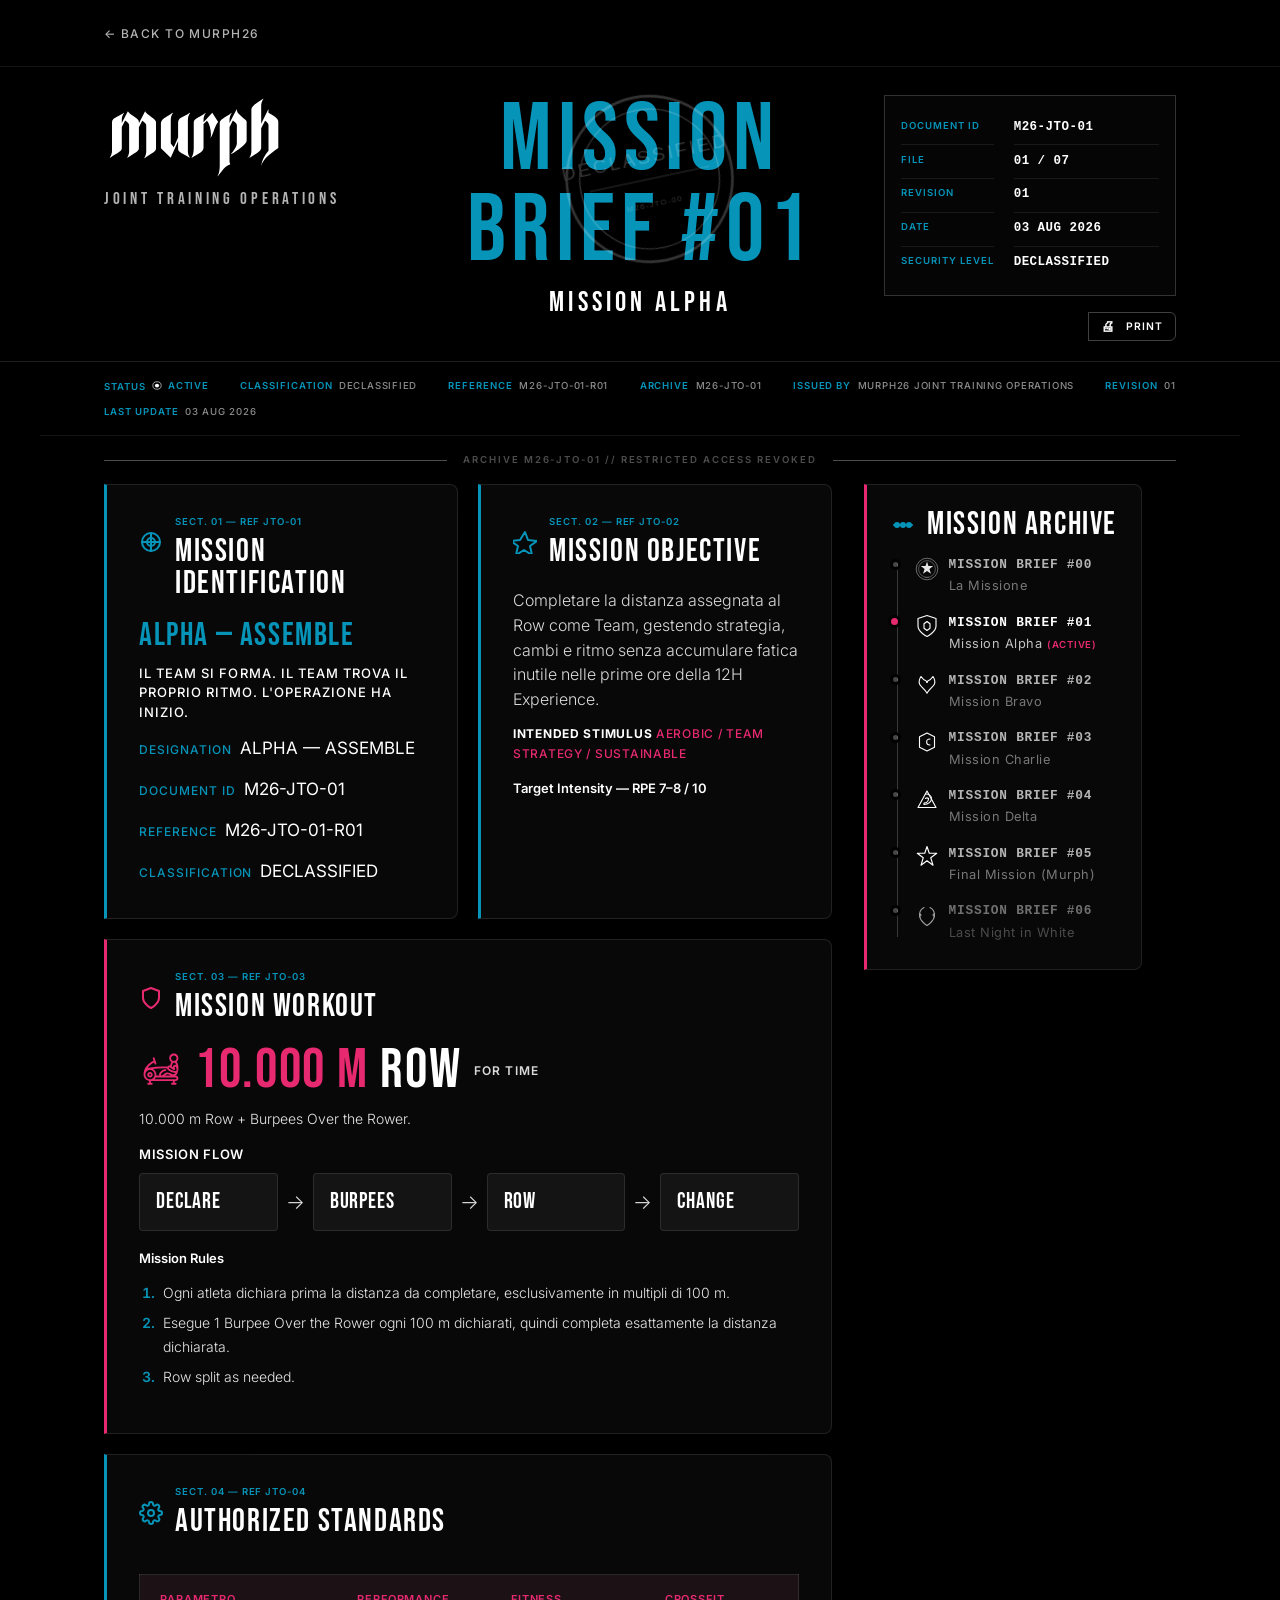
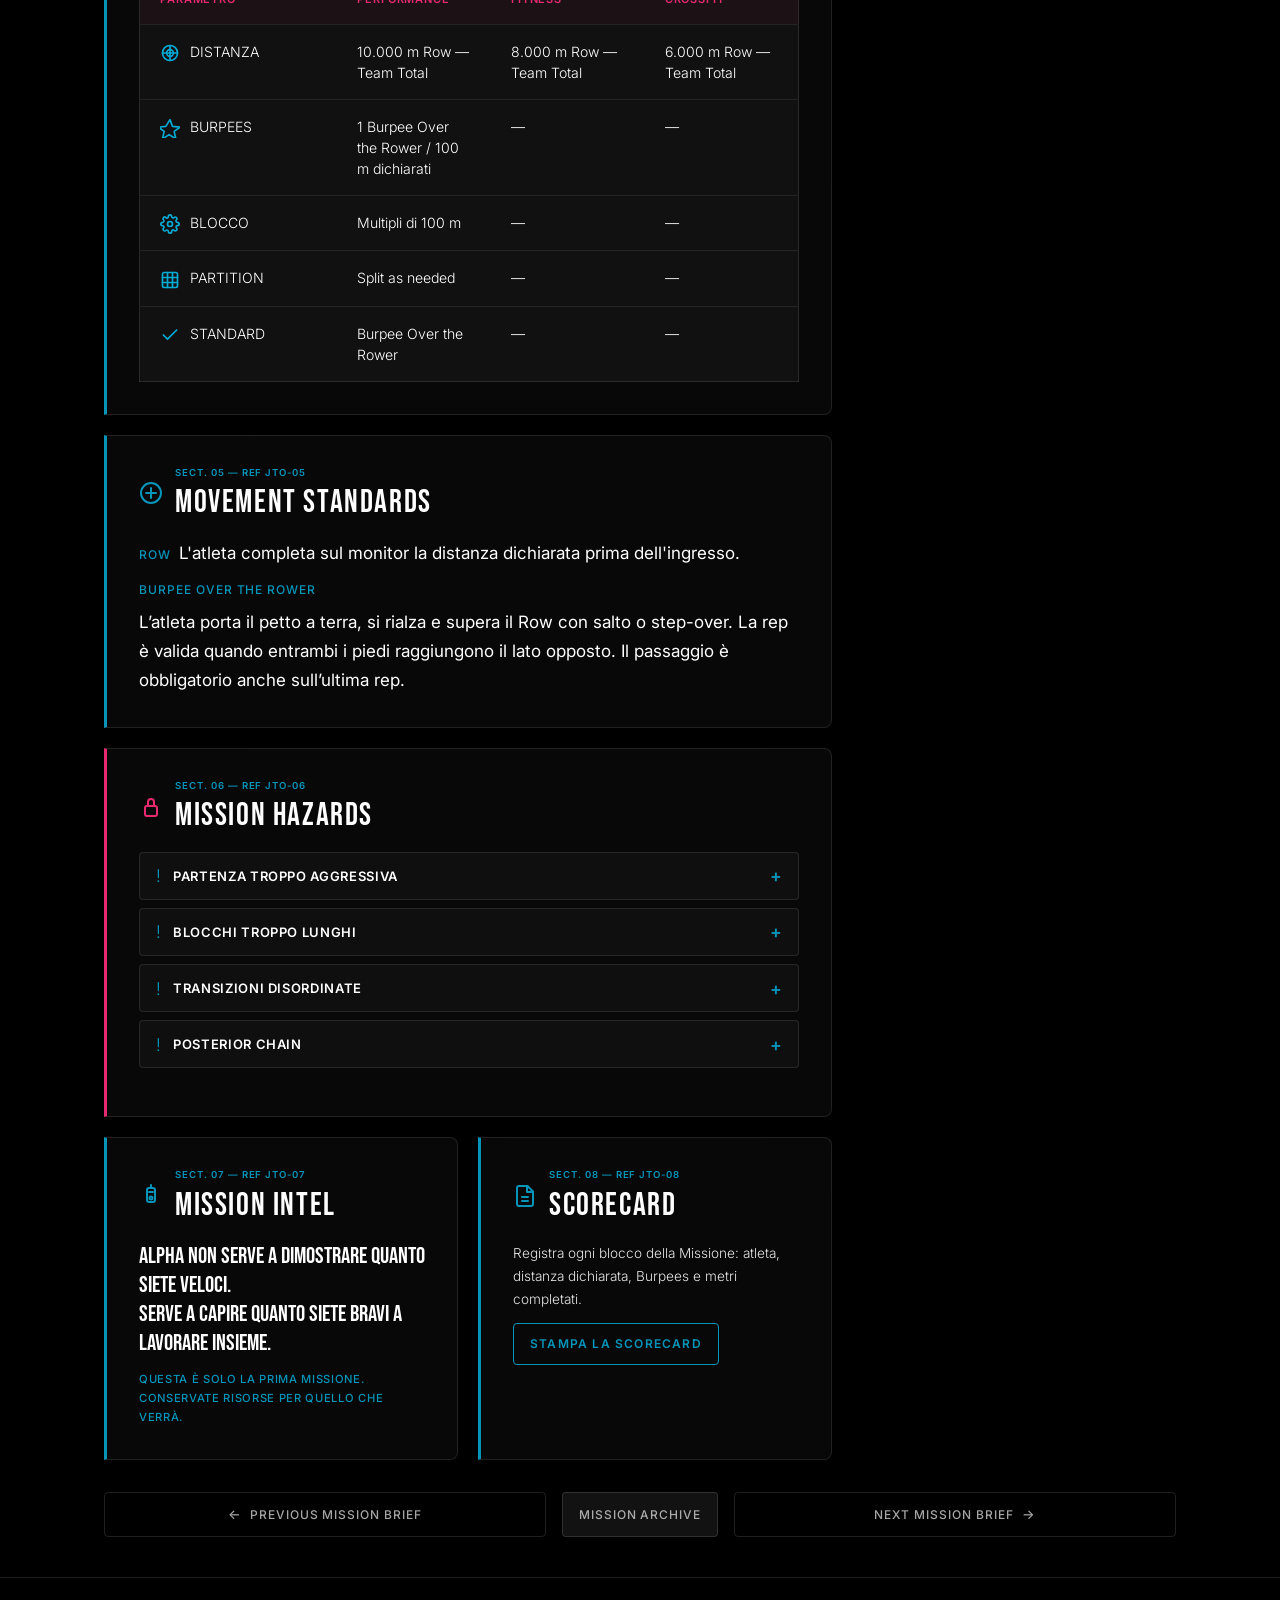
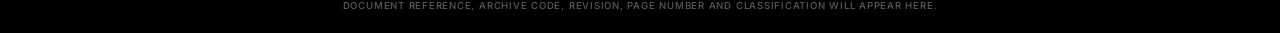
<file: mission-briefs/mission-01.html>
<!DOCTYPE html>
<html lang="it">
<head>
  <meta charset="UTF-8">
  <meta name="viewport" content="width=device-width, initial-scale=1.0, viewport-fit=cover">
  <title>Mission Brief #01 | Murph26</title>
  <meta name="description" content="Mission Brief #01 — Mission Alpha: the official operational dossier of the Murph workout.">
  <link rel="preconnect" href="https://fonts.googleapis.com">
  <link rel="preconnect" href="https://fonts.gstatic.com" crossorigin>
  <link href="https://fonts.googleapis.com/css2?family=Bebas+Neue&family=Inter:wght@300;400;500;600;700&display=swap" rel="stylesheet">
  <link rel="stylesheet" href="../css/mission-brief.css">
  <link rel="stylesheet" href="../css/print-dossier.css" media="print">
  <script src="../js/classified-countdown.js" defer></script>
  <script src="../js/back-to-top.js" defer></script>
  <link rel="icon" href="../favicon.ico" sizes="any" type="image/x-icon">
  <link rel="icon" type="image/png" sizes="16x16" href="../favicon-16x16.png">
  <link rel="icon" type="image/png" sizes="32x32" href="../favicon-32x32.png">
  <link rel="apple-touch-icon" sizes="180x180" href="../apple-touch-icon.png">
  <link rel="manifest" href="../manifest.json">
  <meta name="theme-color" content="#0694B9">
</head>
<body class="mission-brief">

  <div class="classified-overlay" data-countdown data-deadline="2026-08-07T08:00:00+02:00" data-mission-number="01" data-mission-name="MISSION ALPHA" data-mission-color="cyan" aria-hidden="true">
    <div class="classified-overlay__content">
      <p class="classified-overlay__eyebrow">CLASSIFIED</p>
      <h1 class="classified-overlay__title">MISSION BRIEF <span class="classified-overlay__number">#01</span></h1>
      <p class="classified-overlay__mission">MISSION ALPHA</p>
      <p class="classified-overlay__label">DECLASSIFICATION IN</p>
      <div class="countdown" aria-live="polite">
        <div class="countdown__unit">
          <span class="countdown__number">00</span>
          <span class="countdown__label">HRS</span>
        </div>
        <span class="countdown__sep">:</span>
        <div class="countdown__unit">
          <span class="countdown__number">00</span>
          <span class="countdown__label">MIN</span>
        </div>
        <span class="countdown__sep">:</span>
        <div class="countdown__unit">
          <span class="countdown__number">00</span>
          <span class="countdown__label">SEC</span>
        </div>
      </div>
      <p class="classified-overlay__footer">AUTHORIZED PERSONNEL ONLY</p>
      <div class='classified-overlay__actions' style='display: flex; flex-direction: column; gap: 0.5rem;'>
        <a href='../index.html' class='mb-back-link' style='color: #000;'>&larr; BACK TO MURPH26</a>
        <a href='mission-00.html' class='mb-back-link' style='color: #000;'>&larr; BACK TO MISSION ARCHIVE</a>
      </div>
    </div>
  </div>

  <header class="mb-header">
    <div class="mb-container">
      <a href="../index.html" class="mb-back-link">&larr; Torna a Murph26</a>
    </div>
  </header>

  <main class='mb-dossier'>

    <header class='mb-dossier-header'>
      <section class='mb-document-header'>
        <div class='mb-document-header__inner'>
          <div class='mb-document-logo'>
            <img src='../assets/muprh-logo-font.svg' alt='Murph26' class='mb-document-logo-mark'>
            <span class='mb-document-logo-wordmark'>JOINT TRAINING OPERATIONS</span>
          </div>
          <div class='mb-document-title'>
            <img class='mb-stamp' src='assets/declassified-stamp.svg' alt='' aria-hidden='true'>
            <h1>MISSION BRIEF #01</h1>
            <p class='mb-document-subtitle'>MISSION ALPHA</p>
          </div>
          <div class='mb-document-meta-block'>
            <dl class='mb-document-table'>
              <dt>Document ID</dt>
              <dd>M26-JTO-01</dd>
              <dt>File</dt>
              <dd>01 / 07</dd>
              <dt>Revision</dt>
              <dd>01</dd>
              <dt>Date</dt>
              <dd>03 AUG 2026</dd>
              <dt>Security Level</dt>
              <dd>DECLASSIFIED</dd>
            </dl>
            <div class='mb-document-actions'>
              <button type='button' class='print-cta print-cta--tool' data-print-document='mission-01-print.html' aria-label='Stampa il dossier della missione'>
                <span class='print-cta__icon' aria-hidden='true'>&#128424;</span>
                <span class='print-cta__text'>Print</span>
              </button>
            </div>
          </div>
        </div>
      </section>

      <section class='mb-document-meta'>
        <span class='document-meta-item'><b>Status</b> <span class='status-badge'><img src='assets/status-active.svg' alt='' aria-hidden='true'> ACTIVE</span></span>
        <span class='document-meta-item'><b>Classification</b> DECLASSIFIED</span>
        <span class='document-meta-item'><b>Reference</b> M26-JTO-01-R01</span>
        <span class='document-meta-item'><b>Archive</b> M26-JTO-01</span>
        <span class='document-meta-item'><b>Issued by</b> MURPH26 JOINT TRAINING OPERATIONS</span>
        <span class='document-meta-item'><b>Revision</b> 01</span>
        <span class='document-meta-item'><b>Last Update</b> 03 AUG 2026</span>
      </section>

      <div class='military-divider'><span>Archive M26-JTO-01 // RESTRICTED ACCESS REVOKED</span></div>
    </header>

    <div class='mb-dossier-body'>

      <section class='mission-content'>

        <article class='mission-card mission-card--info'>
          <header class='mission-card-header'>
            <svg class="mission-card-icon" aria-hidden="true" viewBox='0 0 24 24' fill='none' xmlns='http://www.w3.org/2000/svg' stroke="currentColor" stroke-width='2' stroke-linecap='round' stroke-linejoin='round'><circle cx='12' cy='12' r='9'/><circle cx='12' cy='12' r='4'/><line x1='12' y1='3' x2='12' y2='21'/><line x1='3' y1='12' x2='21' y2='12'/></svg>

            <h2 class='mission-card-title'>MISSION IDENTIFICATION</h2>
          </header>
          <div class='mission-card-body'>
            <p class='mission-codename'>ALPHA — ASSEMBLE</p>
            <p class='mission-narrative'>IL TEAM SI FORMA. IL TEAM TROVA IL PROPRIO RITMO. L'OPERAZIONE HA INIZIO.</p>
            <dl class='mission-intel'>
              <div>
                <dt>Designation</dt>
                <dd>ALPHA — ASSEMBLE</dd>
              </div>
              <div>
                <dt>Document ID</dt>
                <dd>M26-JTO-01</dd>
              </div>
              <div>
                <dt>Reference</dt>
                <dd>M26-JTO-01-R01</dd>
              </div>
              <div>
                <dt>Classification</dt>
                <dd>DECLASSIFIED</dd>
              </div>
            </dl>
          </div>
        </article>

        <article class='mission-card mission-card--info'>
          <header class='mission-card-header'>
            <svg class="mission-card-icon" aria-hidden="true" viewBox='0 0 24 24' fill='none' xmlns='http://www.w3.org/2000/svg' stroke="currentColor" stroke-width='2' stroke-linecap='round' stroke-linejoin='round'><path d='M12 2l3 8 9 1-7 5 2 9-8-5-8 5 2-9-7-5 9-1Z'/></svg>

            <h2 class='mission-card-title'>MISSION OBJECTIVE</h2>
          </header>
          <div class='mission-card-body'>
            <p class='mission-objective-copy'>Completare la distanza assegnata al Row come Team, gestendo strategia, cambi e ritmo senza accumulare fatica inutile nelle prime ore della 12H Experience.</p>
            <p class='mission-intended-stimulus'><strong>INTENDED STIMULUS</strong> AEROBIC / TEAM STRATEGY / SUSTAINABLE</p>
            <p class='mission-rule-title' style='white-space: nowrap;'>Target Intensity — RPE 7–8 / 10</p>
          </div>
        </article>

        <article class='mission-card mission-card--full mission-card--critical'>
          <header class='mission-card-header'>
            <svg class="mission-card-icon" aria-hidden="true" viewBox='0 0 24 24' fill='none' xmlns='http://www.w3.org/2000/svg' stroke="currentColor" stroke-width='2' stroke-linecap='round' stroke-linejoin='round'><path d='M12 22s8-4 8-10V5l-8-3-8 3v7c0 6 8 10 8 10z'/></svg>

            <h2 class='mission-card-title'>MISSION WORKOUT</h2>
          </header>
          <div class='mission-card-body'>
            <div class='mission-wod-headline'>
              <span class='wod-icon' aria-hidden='true' data-wod-icon='row'></span>
              <span class='wod-number'>10.000 M</span>
              <span class='wod-label'>ROW</span>
              <span class='wod-time'>FOR TIME</span>
            </div>

            <p class='mission-wod-description'>10.000 m Row + Burpees Over the Rower.</p>

            <p class='mission-rule-title' style='text-transform: uppercase; letter-spacing: 0.05em; text-align: left; margin: 0 0 0.5rem;'>Mission Flow</p>
            <div class='mission-flow'>
              <div class='flow-step'>DECLARE</div>
              <span class='flow-arrow flow-arrow--desktop' aria-hidden='true'>→</span>
              <span class='flow-arrow flow-arrow--mobile' aria-hidden='true'>↓</span>
              <div class='flow-step'>BURPEES</div>
              <span class='flow-arrow flow-arrow--desktop' aria-hidden='true'>→</span>
              <span class='flow-arrow flow-arrow--mobile' aria-hidden='true'>↓</span>
              <div class='flow-step'>ROW</div>
              <span class='flow-arrow flow-arrow--desktop' aria-hidden='true'>→</span>
              <span class='flow-arrow flow-arrow--mobile' aria-hidden='true'>↓</span>
              <div class='flow-step'>CHANGE</div>
            </div>

            <p class='mission-rule-title' style='margin-top: 1rem;'>Mission Rules</p>
            <ol class='mission-rule-list'>
              <li>Ogni atleta dichiara prima la distanza da completare, esclusivamente in multipli di 100 m.</li>
              <li>Esegue 1 Burpee Over the Rower ogni 100 m dichiarati, quindi completa esattamente la distanza dichiarata.</li>
              <li>Row split as needed.</li>
            </ol>
          </div>
        </article>

        <article class='mission-card mission-card--full mission-card--info'>
          <header class='mission-card-header'>
            <svg class="mission-card-icon" aria-hidden="true" viewBox='0 0 24 24' fill='none' xmlns='http://www.w3.org/2000/svg' stroke="currentColor" stroke-width='2' stroke-linecap='round' stroke-linejoin='round'><circle cx='12' cy='12' r='3'/><path d='M19.4 15a1.65 1.65 0 0 0 .33 1.82l.06.06a2 2 0 1 1-2.83 2.83l-.06-.06a1.65 1.65 0 0 0-1.82-.33 1.65 1.65 0 0 0-1 1.51V21a2 2 0 0 1-4 0v-.09A1.65 1.65 0 0 0 9 19.4a1.65 1.65 0 0 0-1.82.33l-.06.06a2 2 0 1 1-2.83-2.83l.06-.06a1.65 1.65 0 0 0 .33-1.82 1.65 1.65 0 0 0-1.51-1H3a2 2 0 0 1 0-4h.09A1.65 1.65 0 0 0 4.6 9a1.65 1.65 0 0 0-.33-1.82l-.06-.06a2 2 0 1 1 2.83-2.83l.06.06a1.65 1.65 0 0 0 1.82.33H9a1.65 1.65 0 0 0 1-1.51V3a2 2 0 0 1 4 0v.09a1.65 1.65 0 0 0 1 1.51 1.65 1.65 0 0 0 1.82-.33l.06-.06a2 2 0 1 1 2.83 2.83l-.06.06a1.65 1.65 0 0 0-.33 1.82V9a1.65 1.65 0 0 0 1.51 1H21a2 2 0 0 1 0 4h-.09a1.65 1.65 0 0 0-1.51 1z'/></svg>

            <h2 class='mission-card-title'>AUTHORIZED STANDARDS</h2>
          </header>
          <div class='mission-card-body'>
            <div class='scaling-desktop'>
              <table class='scaling-table js-scaling-table'>
                <thead>
                  <tr>
                    <th class='scaling-exercise'>PARAMETRO</th>
                    <th>PERFORMANCE</th>
                    <th>FITNESS</th>
                    <th>CROSSFIT</th>
                  </tr>
                </thead>
                <tbody>
                  <tr>
                    <td class='scaling-exercise'><img class='table-icon' src='assets/target.svg' alt='' aria-hidden='true'> DISTANZA</td>
                    <td>10.000 m Row — Team Total</td>
                    <td>8.000 m Row — Team Total</td>
                    <td>6.000 m Row — Team Total</td>
                  </tr>
                  <tr>
                    <td class='scaling-exercise'><img class='table-icon' src='assets/star.svg' alt='' aria-hidden='true'> BURPEES</td>
                    <td>1 Burpee Over the Rower / 100 m dichiarati</td>
                    <td>—</td>
                    <td>—</td>
                  </tr>
                  <tr>
                    <td class='scaling-exercise'><img class='table-icon' src='assets/gear.svg' alt='' aria-hidden='true'> BLOCCO</td>
                    <td>Multipli di 100 m</td>
                    <td>—</td>
                    <td>—</td>
                  </tr>
                  <tr>
                    <td class='scaling-exercise'><img class='table-icon' src='assets/document-grid.svg' alt='' aria-hidden='true'> PARTITION</td>
                    <td>Split as needed</td>
                    <td>—</td>
                    <td>—</td>
                  </tr>
                  <tr>
                    <td class='scaling-exercise'><img class='table-icon' src='assets/check.svg' alt='' aria-hidden='true'> STANDARD</td>
                    <td>Burpee Over the Rower</td>
                    <td>—</td>
                    <td>—</td>
                  </tr>
                </tbody>
              </table>
            </div>
          </div>
        </article>

        <article class='mission-card mission-card--full mission-card--info'>
          <header class='mission-card-header'>
            <svg class="mission-card-icon" aria-hidden="true" viewBox='0 0 24 24' fill='none' xmlns='http://www.w3.org/2000/svg' stroke="currentColor" stroke-width='2' stroke-linecap='round' stroke-linejoin='round'><circle cx='12' cy='12' r='10'/><path d='M12 7v10M7 12h10'/></svg>

            <h2 class='mission-card-title'>MOVEMENT STANDARDS</h2>
          </header>
          <div class='mission-card-body'>
            <dl class='mission-intel'>
              <div>
                <dt>ROW</dt>
                <dd>L'atleta completa sul monitor la distanza dichiarata prima dell'ingresso.</dd>
              </div>
              <div>
                <dt>BURPEE OVER THE ROWER</dt>
                <dd>L’atleta porta il petto a terra, si rialza e supera il Row con salto o step-over. La rep è valida quando entrambi i piedi raggiungono il lato opposto. Il passaggio è obbligatorio anche sull’ultima rep.</dd>
              </div>
            </dl>
          </div>
        </article>

        <article class='mission-card mission-card--full mission-card--critical'>
          <header class='mission-card-header'>
            <svg class="mission-card-icon" aria-hidden="true" viewBox='0 0 24 24' fill='none' xmlns='http://www.w3.org/2000/svg' stroke="currentColor" stroke-width='2' stroke-linecap='round' stroke-linejoin='round'><rect x='6' y='11' width='12' height='10' rx='2'/><path d='M9 11V7a3 3 0 0 1 6 0v4'/></svg>

            <h2 class='mission-card-title'>MISSION HAZARDS</h2>
          </header>
          <div class='mission-card-body'>
            <div class='hazard-accordion'>
              <details class='hazard-accordion-item'>
                <summary class='hazard-accordion-header'>
                  <span class='hazard-accordion-icon' aria-hidden='true'>!</span>
                  <span class='hazard-accordion-title'>PARTENZA TROPPO AGGRESSIVA</span>
                  <span class='hazard-accordion-toggle' aria-hidden='true'></span>
                </summary>
                <div class='hazard-accordion-content'>
                  <p>È la prima Missione. Non trasformare i 10.000 m in un test massimale.</p>
                </div>
              </details>
              <details class='hazard-accordion-item'>
                <summary class='hazard-accordion-header'>
                  <span class='hazard-accordion-icon' aria-hidden='true'>!</span>
                  <span class='hazard-accordion-title'>BLOCCHI TROPPO LUNGHI</span>
                  <span class='hazard-accordion-toggle' aria-hidden='true'></span>
                </summary>
                <div class='hazard-accordion-content'>
                  <p>Più metri dichiarati = più Burpees prima di remare.</p>
                </div>
              </details>
              <details class='hazard-accordion-item'>
                <summary class='hazard-accordion-header'>
                  <span class='hazard-accordion-icon' aria-hidden='true'>!</span>
                  <span class='hazard-accordion-title'>TRANSIZIONI DISORDINATE</span>
                  <span class='hazard-accordion-toggle' aria-hidden='true'></span>
                </summary>
                <div class='hazard-accordion-content'>
                  <p>Chi entra deve sapere prima quale distanza dichiarerà.</p>
                </div>
              </details>
              <details class='hazard-accordion-item'>
                <summary class='hazard-accordion-header'>
                  <span class='hazard-accordion-icon' aria-hidden='true'>!</span>
                  <span class='hazard-accordion-title'>POSTERIOR CHAIN</span>
                  <span class='hazard-accordion-toggle' aria-hidden='true'></span>
                </summary>
                <div class='hazard-accordion-content'>
                  <p>Mantieni un Row sostenibile. La giornata è appena iniziata.</p>
                </div>
              </details>
            </div>
          </div>
        </article>

        <article class='mission-card mission-card--info'>
          <header class='mission-card-header'>
            <svg class="mission-card-icon" aria-hidden="true" viewBox='0 0 24 24' fill='none' xmlns='http://www.w3.org/2000/svg' stroke="currentColor" stroke-width='2' stroke-linecap='round' stroke-linejoin='round'><rect x='8' y='4' width='8' height='14' rx='2'/><line x1='12' y1='4' x2='12' y2='1'/><line x1='10' y1='8' x2='14' y2='8'/><circle cx='12' cy='14' r='1.5'/></svg>

            <h2 class='mission-card-title'>MISSION INTEL</h2>
          </header>
          <div class='mission-card-body'>
            <p class='mission-intel-statement'>ALPHA NON SERVE A DIMOSTRARE QUANTO SIETE VELOCI.<br>SERVE A CAPIRE QUANTO SIETE BRAVI A LAVORARE INSIEME.</p>
            <p class='mission-intel-secondary'>QUESTA È SOLO LA PRIMA MISSIONE. CONSERVATE RISORSE PER QUELLO CHE VERRÀ.</p>
          </div>
        </article>

        <article class='mission-card scorecard mission-card--info'>
          <header class='mission-card-header'>
            <svg class="mission-card-icon" aria-hidden="true" viewBox='0 0 24 24' fill='none' xmlns='http://www.w3.org/2000/svg' stroke="currentColor" stroke-width='2' stroke-linecap='round' stroke-linejoin='round'><path d='M14.5 2H6a2 2 0 0 0-2 2v16a2 2 0 0 0 2 2h12a2 2 0 0 0 2-2V7.5L14.5 2z'/><polyline points='14 2 14 8 20 8'/><line x1='9' y1='13' x2='15' y2='13'/><line x1='9' y1='17' x2='15' y2='17'/></svg>

            <h2 class='mission-card-title'>SCORECARD</h2>
          </header>
          <div class='mission-card-body'>
            <p class='scorecard-web'>Registra ogni blocco della Missione: atleta, distanza dichiarata, Burpees e metri completati.</p>
            <a class='scorecard-link' href='mission-01-scorecard.html' target='_blank' rel='noopener'>STAMPA LA SCORECARD</a>
            <p class='print-scorecard'>Apri la Field Scorecard dedicata per registrare i dati sul campo.</p>
          </div>
        </article>

      </section>

      <aside class='dossier-sidebar'>
        <section class='mission-archive' id='mission-archive'>
          <header class='mission-archive-header'>
            <img class='mission-archive-icon' src='assets/timeline.svg' alt='' aria-hidden='true'>
            <h2 class='mission-archive-title'>Mission Archive</h2>
          </header>
          <ol class='mission-archive-list'>
            <li><a class='mission-archive-link' href='mission-00.html'><img class='mission-archive-mission-icon' src='assets/mission-seal.svg' alt='' aria-hidden='true'><span class='mission-archive-body'><span class='mission-archive-code'>MISSION BRIEF #00</span><span class='mission-archive-subtitle'>La Missione</span></span></a></li>
            <li><a class='mission-archive-link mission-archive-link--active' href='mission-01.html' aria-current='page'><img class='mission-archive-mission-icon' src='assets/mission-alpha.svg' alt='' aria-hidden='true'><span class='mission-archive-body'><span class='mission-archive-code'>MISSION BRIEF #01</span><span class='mission-archive-subtitle'>Mission Alpha <em class='mission-archive-status'>(ACTIVE)</em></span></span></a></li>
            <li><a class='mission-archive-link' href='mission-02.html'><img class='mission-archive-mission-icon' src='assets/mission-bravo.svg' alt='' aria-hidden='true'><span class='mission-archive-body'><span class='mission-archive-code'>MISSION BRIEF #02</span><span class='mission-archive-subtitle'>Mission Bravo</span></span></a></li>
            <li><a class='mission-archive-link' href='mission-03.html'><img class='mission-archive-mission-icon' src='assets/mission-charlie.svg' alt='' aria-hidden='true'><span class='mission-archive-body'><span class='mission-archive-code'>MISSION BRIEF #03</span><span class='mission-archive-subtitle'>Mission Charlie</span></span></a></li>
            <li><a class='mission-archive-link' href='mission-04.html'><img class='mission-archive-mission-icon' src='assets/mission-delta.svg' alt='' aria-hidden='true'><span class='mission-archive-body'><span class='mission-archive-code'>MISSION BRIEF #04</span><span class='mission-archive-subtitle'>Mission Delta</span></span></a></li>
            <li><a class='mission-archive-link' href='mission-05.html'><img class='mission-archive-mission-icon' src='assets/mission-final.svg' alt='' aria-hidden='true'><span class='mission-archive-body'><span class='mission-archive-code'>MISSION BRIEF #05</span><span class='mission-archive-subtitle'>Final Mission (Murph)</span></span></a></li>
            <li><div class='mission-archive-link mission-archive-link--disabled' aria-disabled='true'><img class='mission-archive-mission-icon' src='assets/mission-white.svg' alt='' aria-hidden='true'><span class='mission-archive-body'><span class='mission-archive-code'>MISSION BRIEF #06</span><span class='mission-archive-subtitle'>Last Night in White</span></span></div></li>
          </ol>
        </section>
      </aside>

    </div>

    <nav class='dossier-nav' aria-label='Mission Brief navigation'>
      <a class='dossier-nav__prev' href='mission-00.html'><span class='dossier-nav__arrow' aria-hidden='true'>&larr;</span> Previous Mission Brief</a>
      <a class='dossier-nav__archive' href='#mission-archive'>Mission Archive</a>
      <a class='dossier-nav__next' href='mission-02.html'>Next Mission Brief <span class='dossier-nav__arrow' aria-hidden='true'>&rarr;</span></a>
    </nav>


    <footer class='mb-dossier-footer'>
      <div class='mb-dossier-footer__inner'>
        <p class='mb-dossier-footer__placeholder'>Document reference, archive code, revision, page number and classification will appear here.</p>
      </div>
    </footer>
  </main>

  <script src="../js/mission-brief.js"></script>
                                        <div class="print-document" aria-hidden="true">
    <section class="print-page">
    <header class="print-header">
      <div class="print-header-left">
        <img src="../assets/muprh-logo-font.svg" alt="Murph26" class="print-header__logo-mark">
        <span class="print-header__logo-wordmark">JOINT TRAINING OPERATIONS</span>
      </div>
      <div class="print-header-center">
        <div class="print-title-wrapper">
          <h1 class="print-header__title">MISSION BRIEF #01</h1>
          <h2 class="print-header__subtitle">MISSION ALPHA</h2>
        </div>
      </div>
      <div class="print-header-right">
        <img src="../assets/declassified-print-document.png" alt="DECLASSIFIED" class="print-declassified-stamp">
      </div>
    </header>
      <main class="print-content">
    <article class='mission-card mission-card--info'>
              <div class="section-header">
      <div class="section-icon">
        <svg class="mission-card-icon" aria-hidden="true" viewBox='0 0 24 24' fill='none' xmlns='http://www.w3.org/2000/svg' stroke="currentColor" stroke-width='2' stroke-linecap='round' stroke-linejoin='round'><circle cx='12' cy='12' r='9'/><circle cx='12' cy='12' r='4'/><line x1='12' y1='3' x2='12' y2='21'/><line x1='3' y1='12' x2='21' y2='12'/></svg>
      </div>
      <div class="section-heading">
        <div class="section-ref">SECT. 01 — REF JTO-01</div>
        <h3>MISSION IDENTIFICATION</h3>
      </div>
    </div>
              <div class='mission-card-body'>
                <p class='mission-codename'>ALPHA — ASSEMBLE</p>
                <p class='mission-narrative'>IL TEAM SI FORMA. IL TEAM TROVA IL PROPRIO RITMO. L'OPERAZIONE HA INIZIO.</p>
                <dl class='mission-intel'>
                  <div>
                    <dt>Designation</dt>
                    <dd>ALPHA — ASSEMBLE</dd>
                  </div>
                  <div>
                    <dt>Document ID</dt>
                    <dd>M26-JTO-01</dd>
                  </div>
                  <div>
                    <dt>Reference</dt>
                    <dd>M26-JTO-01-R01</dd>
                  </div>
                  <div>
                    <dt>Classification</dt>
                    <dd>DECLASSIFIED</dd>
                  </div>
                </dl>
              </div>
            </article>
    <article class='mission-card mission-card--info'>
              <div class="section-header">
      <div class="section-icon">
        <svg class="mission-card-icon" aria-hidden="true" viewBox='0 0 24 24' fill='none' xmlns='http://www.w3.org/2000/svg' stroke="currentColor" stroke-width='2' stroke-linecap='round' stroke-linejoin='round'><path d='M12 2l3 8 9 1-7 5 2 9-8-5-8 5 2-9-7-5 9-1Z'/></svg>
      </div>
      <div class="section-heading">
        <div class="section-ref">SECT. 02 — REF JTO-02</div>
        <h3>MISSION OBJECTIVE</h3>
      </div>
    </div>
              <div class='mission-card-body'>
                <p class='mission-objective-copy'>Completare la distanza assegnata al Row come Team, gestendo strategia, cambi e ritmo senza accumulare fatica inutile nelle prime ore della 12H Experience.</p>
                <p class='mission-intended-stimulus'><strong>INTENDED STIMULUS</strong> AEROBIC / TEAM STRATEGY / SUSTAINABLE</p>
                <p class='mission-rule-title' style='white-space: nowrap;'>Target Intensity — RPE 7–8 / 10</p>
              </div>
            </article>
    <article class='mission-card mission-card--full mission-card--critical'>
              <div class="section-header">
      <div class="section-icon">
        <svg class="mission-card-icon" aria-hidden="true" viewBox='0 0 24 24' fill='none' xmlns='http://www.w3.org/2000/svg' stroke="currentColor" stroke-width='2' stroke-linecap='round' stroke-linejoin='round'><path d='M12 22s8-4 8-10V5l-8-3-8 3v7c0 6 8 10 8 10z'/></svg>
      </div>
      <div class="section-heading">
        <div class="section-ref">SECT. 03 — REF JTO-03</div>
        <h3>MISSION WORKOUT</h3>
      </div>
    </div>
              <div class='mission-card-body'>
                <div class='mission-wod-headline'>
                  <span class='wod-icon' aria-hidden='true' data-wod-icon='row'></span>
                  <span class='wod-number'>10.000 M</span>
                  <span class='wod-label'>ROW</span>
                  <span class='wod-time'>FOR TIME</span>
                </div>

                <p class='mission-wod-description'>10.000 m Row + Burpees Over the Rower.</p>

                <p class='mission-rule-title' style='text-transform: uppercase; letter-spacing: 0.05em; text-align: left; margin: 0 0 0.5rem;'>Mission Flow</p>
                <div class='mission-flow'>
                  <div class='flow-step'>DECLARE</div>
                  <span class='flow-arrow flow-arrow--desktop' aria-hidden='true'>→</span>
                  <span class='flow-arrow flow-arrow--mobile' aria-hidden='true'>↓</span>
                  <div class='flow-step'>BURPEES</div>
                  <span class='flow-arrow flow-arrow--desktop' aria-hidden='true'>→</span>
                  <span class='flow-arrow flow-arrow--mobile' aria-hidden='true'>↓</span>
                  <div class='flow-step'>ROW</div>
                  <span class='flow-arrow flow-arrow--desktop' aria-hidden='true'>→</span>
                  <span class='flow-arrow flow-arrow--mobile' aria-hidden='true'>↓</span>
                  <div class='flow-step'>CHANGE</div>
                </div>

                <p class='mission-rule-title' style='margin-top: 1rem;'>Mission Rules</p>
                <ol class='mission-rule-list'>
                  <li>Ogni atleta dichiara prima la distanza da completare, esclusivamente in multipli di 100 m.</li>
                  <li>Esegue 1 Burpee Over the Rower ogni 100 m dichiarati, quindi completa esattamente la distanza dichiarata.</li>
                  <li>Row split as needed.</li>
                </ol>
              </div>
            </article>
      </main>
    <footer class="print-footer" data-total="3">
      <ul class="print-footer__meta">
        <li>Ref: M26-JTO-01-R01</li>
        <li>Archive: M26-JTO-01</li>
        <li>Rev: 01</li>
        <li>DECLASSIFIED</li>
      </ul>
      <span class="print-footer__page"></span>
    </footer>
    </section>
    <section class="print-page">
    <header class="print-header print-header--compact">
      <div class="print-header-left">
        <img src="../assets/muprh-logo-font.svg" alt="Murph26" class="print-header__logo-mark">
        <span class="print-header__logo-wordmark">JOINT TRAINING OPERATIONS</span>
      </div>
      <div class="print-header-center">
        <div class="print-title-wrapper">
          <h1 class="print-header__title">MISSION BRIEF #01</h1>
          <h2 class="print-header__subtitle">MISSION ALPHA</h2>
        </div>
      </div>
      <div class="print-header-right">
        <img src="../assets/declassified-print-document.png" alt="DECLASSIFIED" class="print-declassified-stamp">
      </div>
    </header>
      <main class="print-content">
    <article class='mission-card mission-card--full mission-card--info'>
              <div class="section-header">
      <div class="section-icon">
        <svg class="mission-card-icon" aria-hidden="true" viewBox='0 0 24 24' fill='none' xmlns='http://www.w3.org/2000/svg' stroke="currentColor" stroke-width='2' stroke-linecap='round' stroke-linejoin='round'><circle cx='12' cy='12' r='10'/><path d='M12 7v10M7 12h10'/></svg>
      </div>
      <div class="section-heading">
        <div class="section-ref">SECT. 04 — REF JTO-04</div>
        <h3>MOVEMENT STANDARDS</h3>
      </div>
    </div>
              <div class='mission-card-body'>
                <dl class='mission-intel'>
                  <div>
                    <dt>ROW</dt>
                    <dd>L'atleta completa sul monitor la distanza dichiarata prima dell'ingresso.</dd>
                  </div>
                  <div>
                    <dt>BURPEE OVER THE ROWER</dt>
                    <dd>L’atleta porta il petto a terra, si rialza e supera il Row con salto o step-over. La rep è valida quando entrambi i piedi raggiungono il lato opposto. Il passaggio è obbligatorio anche sull’ultima rep.</dd>
                  </div>
                </dl>
              </div>
            </article>
    <article class='mission-card mission-card--full mission-card--critical'>
              <div class="section-header">
      <div class="section-icon">
        <svg class="mission-card-icon" aria-hidden="true" viewBox='0 0 24 24' fill='none' xmlns='http://www.w3.org/2000/svg' stroke="currentColor" stroke-width='2' stroke-linecap='round' stroke-linejoin='round'><rect x='6' y='11' width='12' height='10' rx='2'/><path d='M9 11V7a3 3 0 0 1 6 0v4'/></svg>
      </div>
      <div class="section-heading">
        <div class="section-ref">SECT. 05 — REF JTO-05</div>
        <h3>MISSION HAZARDS</h3>
      </div>
    </div>
              <div class='mission-card-body'>
                <div class='hazard-accordion'>
                  <details class='hazard-accordion-item'>
                    <summary class='hazard-accordion-header'>
                      <span class='hazard-accordion-icon' aria-hidden='true'>!</span>
                      <span class='hazard-accordion-title'>PARTENZA TROPPO AGGRESSIVA</span>
                      <span class='hazard-accordion-toggle' aria-hidden='true'></span>
                    </summary>
                    <div class='hazard-accordion-content'>
                      <p>È la prima Missione. Non trasformare i 10.000 m in un test massimale.</p>
                    </div>
                  </details>
                  <details class='hazard-accordion-item'>
                    <summary class='hazard-accordion-header'>
                      <span class='hazard-accordion-icon' aria-hidden='true'>!</span>
                      <span class='hazard-accordion-title'>BLOCCHI TROPPO LUNGHI</span>
                      <span class='hazard-accordion-toggle' aria-hidden='true'></span>
                    </summary>
                    <div class='hazard-accordion-content'>
                      <p>Più metri dichiarati = più Burpees prima di remare.</p>
                    </div>
                  </details>
                  <details class='hazard-accordion-item'>
                    <summary class='hazard-accordion-header'>
                      <span class='hazard-accordion-icon' aria-hidden='true'>!</span>
                      <span class='hazard-accordion-title'>TRANSIZIONI DISORDINATE</span>
                      <span class='hazard-accordion-toggle' aria-hidden='true'></span>
                    </summary>
                    <div class='hazard-accordion-content'>
                      <p>Chi entra deve sapere prima quale distanza dichiarerà.</p>
                    </div>
                  </details>
                  <details class='hazard-accordion-item'>
                    <summary class='hazard-accordion-header'>
                      <span class='hazard-accordion-icon' aria-hidden='true'>!</span>
                      <span class='hazard-accordion-title'>POSTERIOR CHAIN</span>
                      <span class='hazard-accordion-toggle' aria-hidden='true'></span>
                    </summary>
                    <div class='hazard-accordion-content'>
                      <p>Mantieni un Row sostenibile. La giornata è appena iniziata.</p>
                    </div>
                  </details>
                </div>
              </div>
            </article>
    <article class='mission-card mission-card--info'>
              <div class="section-header">
      <div class="section-icon">
        <svg class="mission-card-icon" aria-hidden="true" viewBox='0 0 24 24' fill='none' xmlns='http://www.w3.org/2000/svg' stroke="currentColor" stroke-width='2' stroke-linecap='round' stroke-linejoin='round'><rect x='8' y='4' width='8' height='14' rx='2'/><line x1='12' y1='4' x2='12' y2='1'/><line x1='10' y1='8' x2='14' y2='8'/><circle cx='12' cy='14' r='1.5'/></svg>
      </div>
      <div class="section-heading">
        <div class="section-ref">SECT. 06 — REF JTO-06</div>
        <h3>MISSION INTEL</h3>
      </div>
    </div>
              <div class='mission-card-body'>
                <p class='mission-intel-statement'>ALPHA NON SERVE A DIMOSTRARE QUANTO SIETE VELOCI.<br>SERVE A CAPIRE QUANTO SIETE BRAVI A LAVORARE INSIEME.</p>
                <p class='mission-intel-secondary'>QUESTA È SOLO LA PRIMA MISSIONE. CONSERVATE RISORSE PER QUELLO CHE VERRÀ.</p>
              </div>
            </article>
      </main>
    <footer class="print-footer" data-total="3">
      <ul class="print-footer__meta">
        <li>Ref: M26-JTO-01-R01</li>
        <li>Archive: M26-JTO-01</li>
        <li>Rev: 01</li>
        <li>DECLASSIFIED</li>
      </ul>
      <span class="print-footer__page"></span>
    </footer>
    </section>
    <section class="print-page">
    <header class="print-header print-header--compact">
      <div class="print-header-left">
        <img src="../assets/muprh-logo-font.svg" alt="Murph26" class="print-header__logo-mark">
        <span class="print-header__logo-wordmark">JOINT TRAINING OPERATIONS</span>
      </div>
      <div class="print-header-center">
        <div class="print-title-wrapper">
          <h1 class="print-header__title">MISSION BRIEF #01</h1>
          <h2 class="print-header__subtitle">MISSION ALPHA</h2>
        </div>
      </div>
      <div class="print-header-right">
        <img src="../assets/declassified-print-document.png" alt="DECLASSIFIED" class="print-declassified-stamp">
      </div>
    </header>
      <main class="print-content">
    <article class='mission-card mission-card--full mission-card--info'>
              <div class="section-header">
      <div class="section-icon">
        <svg class="mission-card-icon" aria-hidden="true" viewBox='0 0 24 24' fill='none' xmlns='http://www.w3.org/2000/svg' stroke="currentColor" stroke-width='2' stroke-linecap='round' stroke-linejoin='round'><circle cx='12' cy='12' r='3'/><path d='M19.4 15a1.65 1.65 0 0 0 .33 1.82l.06.06a2 2 0 1 1-2.83 2.83l-.06-.06a1.65 1.65 0 0 0-1.82-.33 1.65 1.65 0 0 0-1 1.51V21a2 2 0 0 1-4 0v-.09A1.65 1.65 0 0 0 9 19.4a1.65 1.65 0 0 0-1.82.33l-.06.06a2 2 0 1 1-2.83-2.83l.06-.06a1.65 1.65 0 0 0 .33-1.82 1.65 1.65 0 0 0-1.51-1H3a2 2 0 0 1 0-4h.09A1.65 1.65 0 0 0 4.6 9a1.65 1.65 0 0 0-.33-1.82l-.06-.06a2 2 0 1 1 2.83-2.83l.06.06a1.65 1.65 0 0 0 1.82.33H9a1.65 1.65 0 0 0 1-1.51V3a2 2 0 0 1 4 0v.09a1.65 1.65 0 0 0 1 1.51 1.65 1.65 0 0 0 1.82-.33l.06-.06a2 2 0 1 1 2.83 2.83l-.06.06a1.65 1.65 0 0 0-.33 1.82V9a1.65 1.65 0 0 0 1.51 1H21a2 2 0 0 1 0 4h-.09a1.65 1.65 0 0 0-1.51 1z'/></svg>
      </div>
      <div class="section-heading">
        <div class="section-ref">SECT. 07 — REF JTO-07</div>
        <h3>AUTHORIZED STANDARDS</h3>
      </div>
    </div>
              <div class='mission-card-body'>
                <div class='scaling-desktop'>
                  <table class='scaling-table js-scaling-table'>
                    <thead>
                      <tr>
                        <th class='scaling-exercise'>PARAMETRO</th>
                        <th>PERFORMANCE</th>
                        <th>FITNESS</th>
                        <th>CROSSFIT</th>
                      </tr>
                    </thead>
                    <tbody>
                      <tr>
                        <td class='scaling-exercise'><img class='table-icon' src='assets/target.svg' alt='' aria-hidden='true'> DISTANZA</td>
                        <td>10.000 m Row — Team Total</td>
                        <td>8.000 m Row — Team Total</td>
                        <td>6.000 m Row — Team Total</td>
                      </tr>
                      <tr>
                        <td class='scaling-exercise'><img class='table-icon' src='assets/star.svg' alt='' aria-hidden='true'> BURPEES</td>
                        <td>1 Burpee Over the Rower / 100 m dichiarati</td>
                        <td>—</td>
                        <td>—</td>
                      </tr>
                      <tr>
                        <td class='scaling-exercise'><img class='table-icon' src='assets/gear.svg' alt='' aria-hidden='true'> BLOCCO</td>
                        <td>Multipli di 100 m</td>
                        <td>—</td>
                        <td>—</td>
                      </tr>
                      <tr>
                        <td class='scaling-exercise'><img class='table-icon' src='assets/document-grid.svg' alt='' aria-hidden='true'> PARTITION</td>
                        <td>Split as needed</td>
                        <td>—</td>
                        <td>—</td>
                      </tr>
                      <tr>
                        <td class='scaling-exercise'><img class='table-icon' src='assets/check.svg' alt='' aria-hidden='true'> STANDARD</td>
                        <td>Burpee Over the Rower</td>
                        <td>—</td>
                        <td>—</td>
                      </tr>
                    </tbody>
                  </table>
                </div>
              </div>
            </article>
    <article class='mission-card scorecard mission-card--info'>
              <div class="section-header">
      <div class="section-icon">
        <svg class="mission-card-icon" aria-hidden="true" viewBox='0 0 24 24' fill='none' xmlns='http://www.w3.org/2000/svg' stroke="currentColor" stroke-width='2' stroke-linecap='round' stroke-linejoin='round'><path d='M14.5 2H6a2 2 0 0 0-2 2v16a2 2 0 0 0 2 2h12a2 2 0 0 0 2-2V7.5L14.5 2z'/><polyline points='14 2 14 8 20 8'/><line x1='9' y1='13' x2='15' y2='13'/><line x1='9' y1='17' x2='15' y2='17'/></svg>
      </div>
      <div class="section-heading">
        <div class="section-ref">SECT. 08 — REF JTO-08</div>
        <h3>SCORECARD</h3>
      </div>
    </div>
              <div class='mission-card-body'>
                <p class='scorecard-web'>Registra ogni blocco della Missione: atleta, distanza dichiarata, Burpees e metri completati.</p>
                <a class='scorecard-link' href='mission-01-scorecard.html' target='_blank' rel='noopener'>STAMPA LA SCORECARD</a>
                <p class='print-scorecard'>Apri la Field Scorecard dedicata per registrare i dati sul campo.</p>
              </div>
            </article>
      </main>
    <footer class="print-footer" data-total="3">
      <ul class="print-footer__meta">
        <li>Ref: M26-JTO-01-R01</li>
        <li>Archive: M26-JTO-01</li>
        <li>Rev: 01</li>
        <li>DECLASSIFIED</li>
      </ul>
      <span class="print-footer__page"></span>
    </footer>
    </section>
  </div>
</body>
</html>
</file>
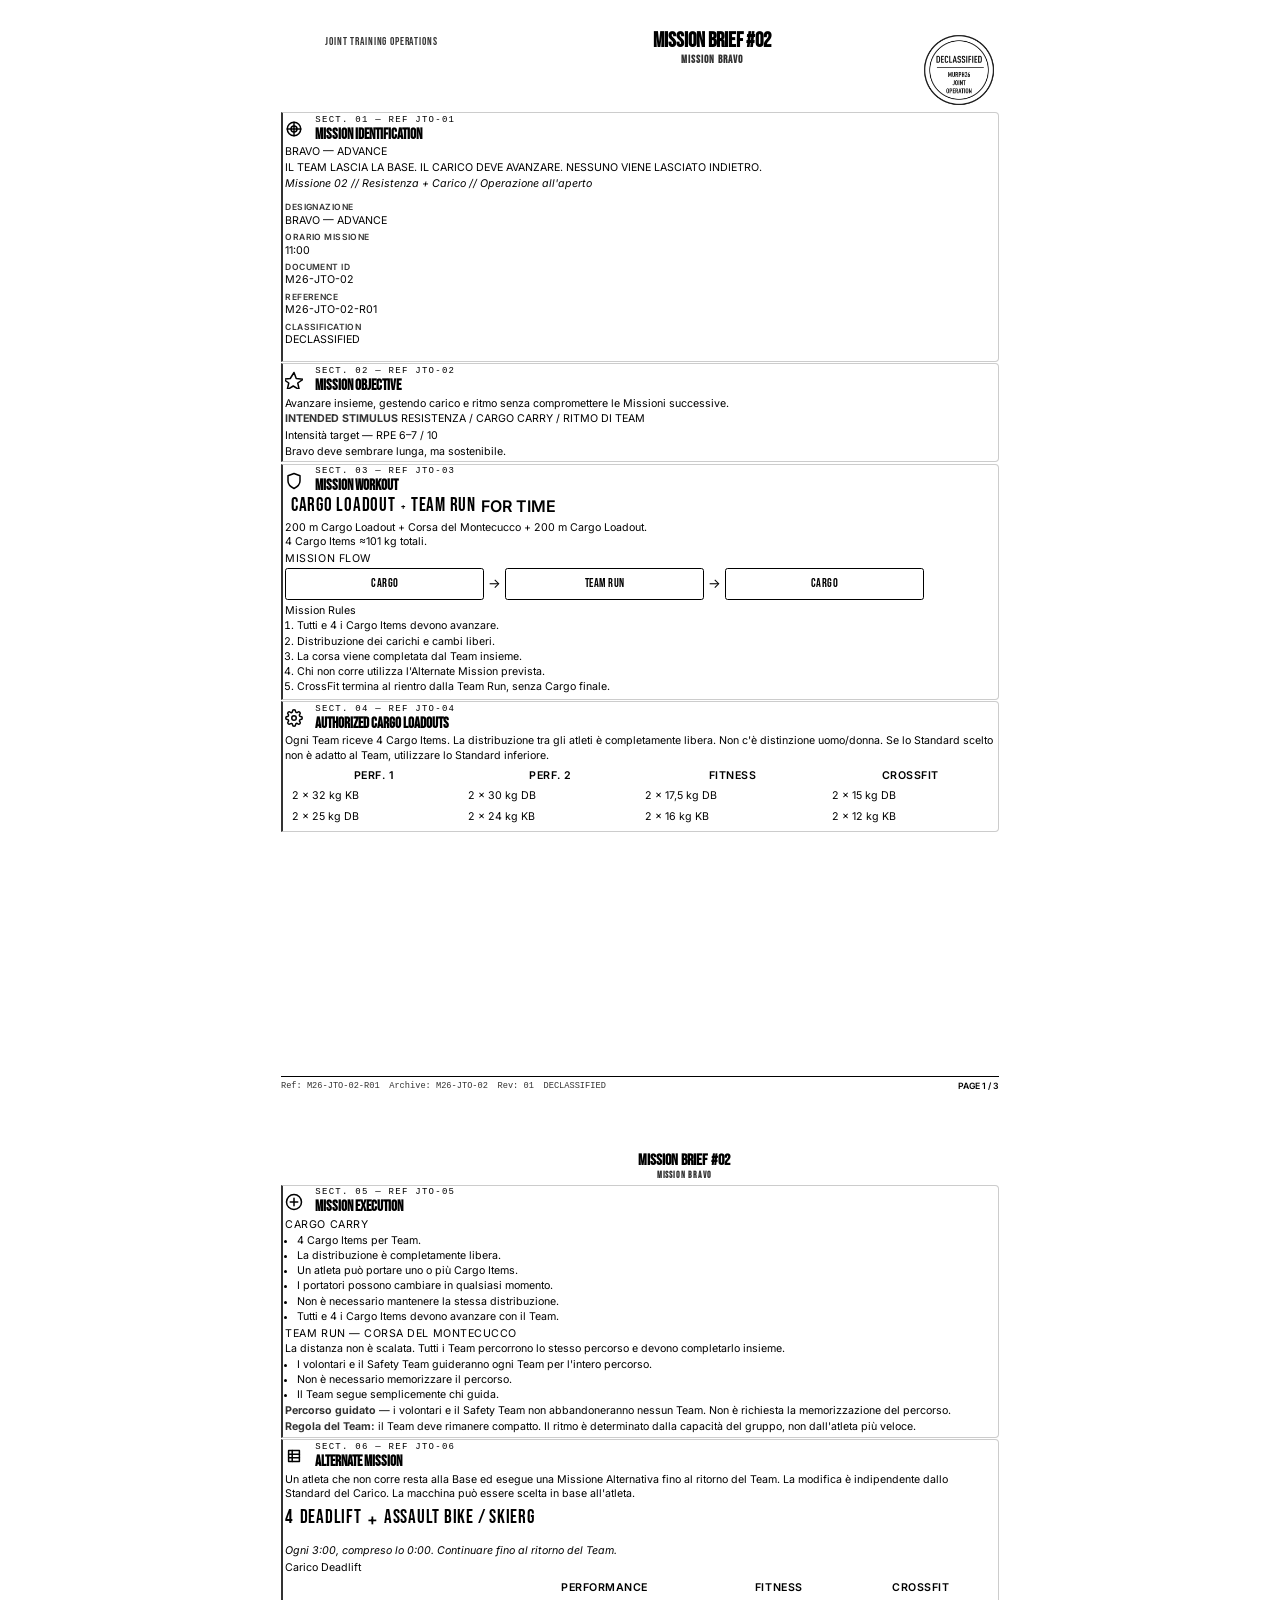
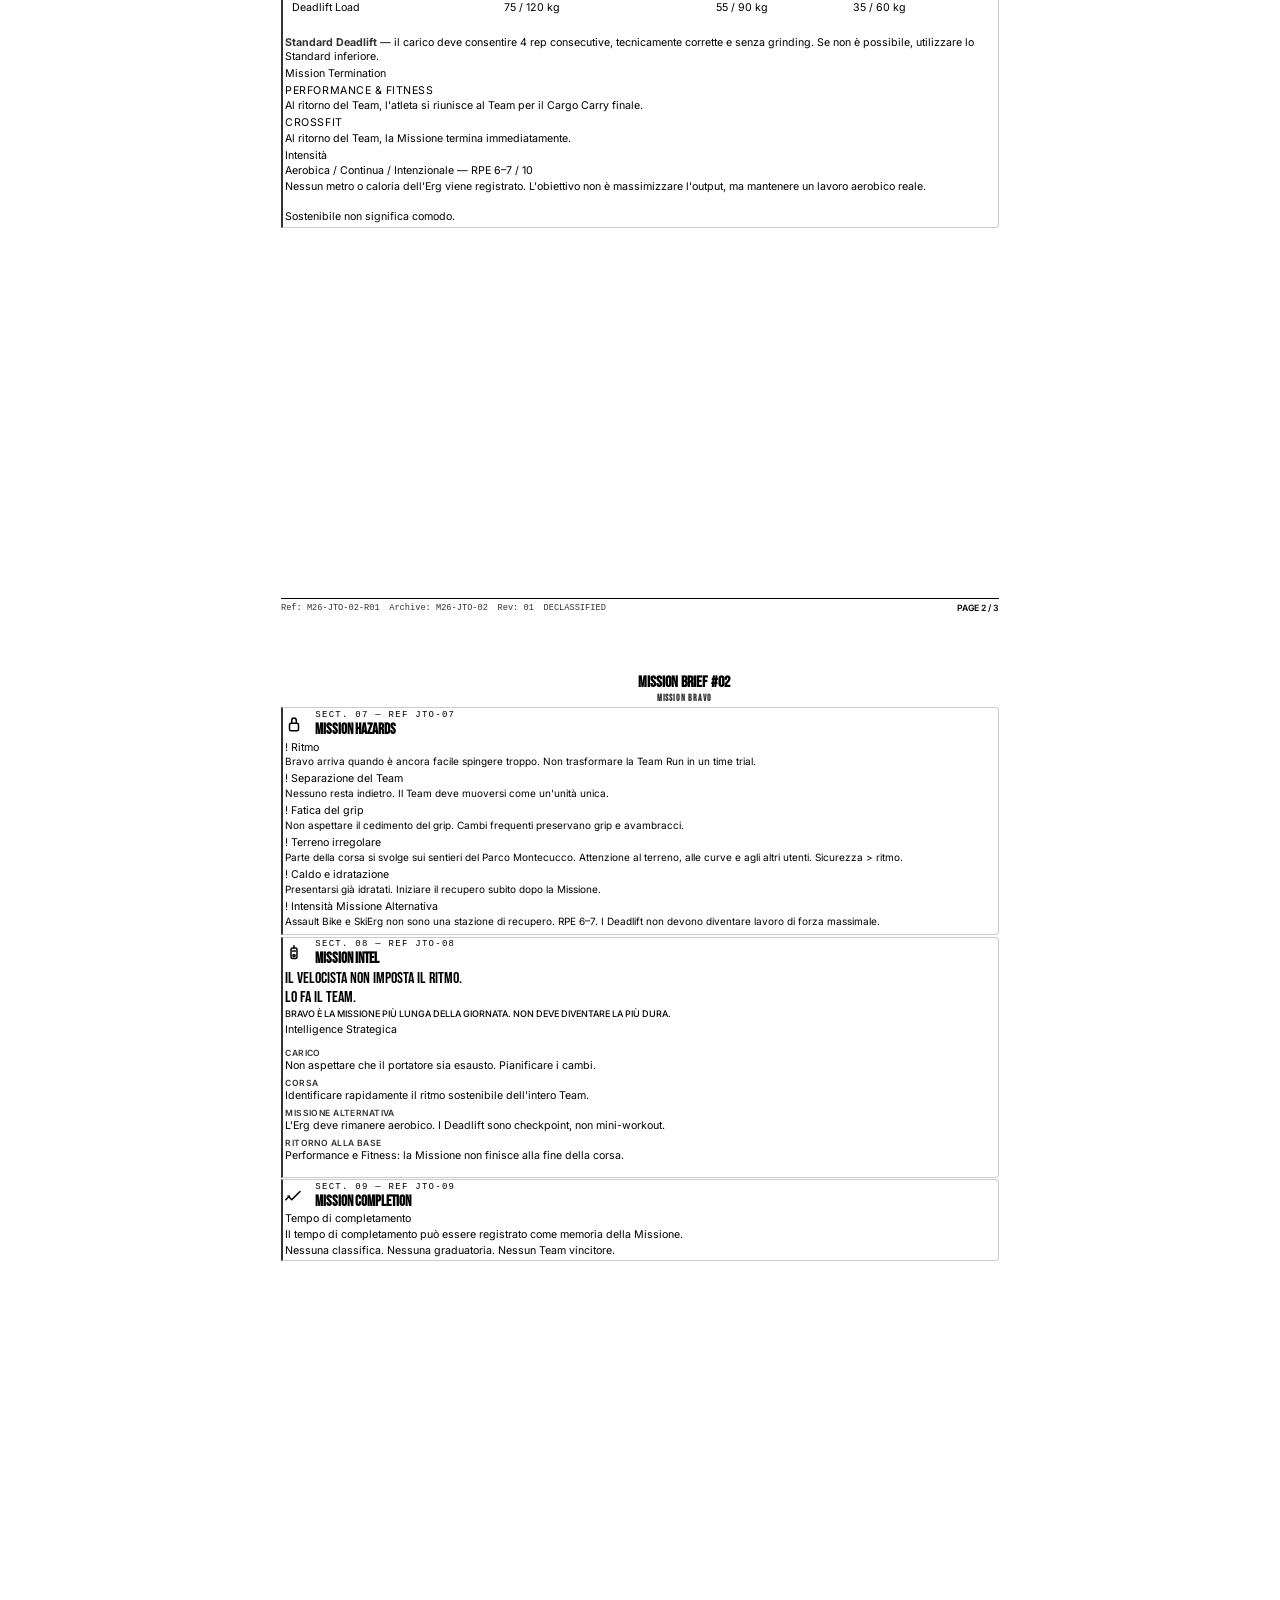
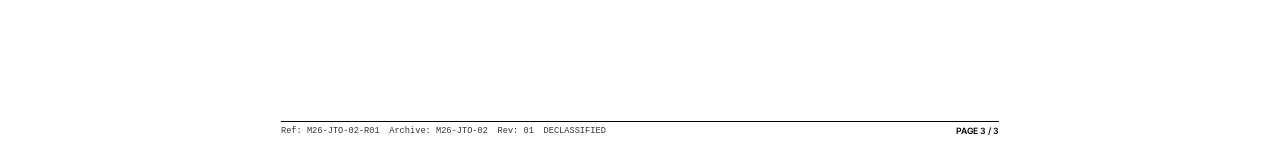
<file: mission-briefs/mission-02-print.html>
<!DOCTYPE html>
<html lang="it">
<head>
  <meta charset="UTF-8">
  <meta name="viewport" content="width=device-width, initial-scale=1.0">
  <title>MISSION BRIEF #02 | Print</title>
  <link rel="preconnect" href="https://fonts.googleapis.com">
  <link rel="preconnect" href="https://fonts.gstatic.com" crossorigin>
  <link href="https://fonts.googleapis.com/css2?family=Bebas+Neue&family=Inter:wght@300;400;500;600;700&display=swap" rel="stylesheet">
  <link rel="stylesheet" href="../css/print-dossier.css">
</head>
<body class="print-dossier" data-mission="mission-02">
  <div class="print-document">
<section class="print-page">
<header class="print-header">
  <div class="print-header-left">
    <img src="../assets/muprh-logo-font.svg" alt="Murph26" class="print-header__logo-mark">
    <span class="print-header__logo-wordmark">JOINT TRAINING OPERATIONS</span>
  </div>
  <div class="print-header-center">
    <div class="print-title-wrapper">
      <h1 class="print-header__title">MISSION BRIEF #02</h1>
      <h2 class="print-header__subtitle">MISSION BRAVO</h2>
    </div>
  </div>
  <div class="print-header-right">
    <img src="../assets/declassified-print-document.png" alt="DECLASSIFIED" class="print-declassified-stamp">
  </div>
</header>
  <main class="print-content">
<article class='mission-card mission-card--info'>
          <div class="section-header">
  <div class="section-icon">
    <svg class='mission-card-icon' aria-hidden='true' viewBox='0 0 24 24' fill='none' xmlns='http://www.w3.org/2000/svg' stroke='currentColor' stroke-width='2' stroke-linecap='round' stroke-linejoin='round'><circle cx='12' cy='12' r='9'/><circle cx='12' cy='12' r='4'/><line x1='12' y1='3' x2='12' y2='21'/><line x1='3' y1='12' x2='21' y2='12'/></svg>
  </div>
  <div class="section-heading">
    <div class="section-ref">SECT. 01 — REF JTO-01</div>
    <h3>MISSION IDENTIFICATION</h3>
  </div>
</div>
          <div class='mission-card-body'>
            <p class='mission-codename'>BRAVO — ADVANCE</p>
            <p class='mission-narrative'>IL TEAM LASCIA LA BASE. IL CARICO DEVE AVANZARE. NESSUNO VIENE LASCIATO INDIETRO.</p>
            <p class='mission-wod-note'>Missione 02 // Resistenza + Carico // Operazione all'aperto</p>
            <dl class='mission-intel'>
              <div>
                <dt>Designazione</dt>
                <dd>BRAVO — ADVANCE</dd>
              </div>
              <div>
                <dt>Orario Missione</dt>
                <dd>11:00</dd>
              </div>
              <div>
                <dt>Document ID</dt>
                <dd>M26-JTO-02</dd>
              </div>
              <div>
                <dt>Reference</dt>
                <dd>M26-JTO-02-R01</dd>
              </div>
              <div>
                <dt>Classification</dt>
                <dd>DECLASSIFIED</dd>
              </div>
            </dl>
          </div>
        </article>
<article class='mission-card mission-card--info'>
          <div class="section-header">
  <div class="section-icon">
    <svg class='mission-card-icon' aria-hidden='true' viewBox='0 0 24 24' fill='none' xmlns='http://www.w3.org/2000/svg' stroke='currentColor' stroke-width='2' stroke-linecap='round' stroke-linejoin='round'><path d='M12 2l3 8 9 1-7 5 2 9-8-5-8 5 2-9-7-5 9-1Z'/></svg>
  </div>
  <div class="section-heading">
    <div class="section-ref">SECT. 02 — REF JTO-02</div>
    <h3>MISSION OBJECTIVE</h3>
  </div>
</div>
          <div class='mission-card-body'>
            <p class='mission-objective-copy'>Avanzare insieme, gestendo carico e ritmo senza compromettere le Missioni successive.</p>
            <p class='mission-intended-stimulus'><strong>INTENDED STIMULUS</strong> RESISTENZA / CARGO CARRY / RITMO DI TEAM</p>
            <p class='mission-rule-title' style='white-space: nowrap;'>Intensità target — RPE 6–7 / 10</p>
            <p class='mission-objective-copy' style='margin-bottom: 0;'>Bravo deve sembrare lunga, ma sostenibile.</p>
          </div>
        </article>
<article class='mission-card mission-card--full mission-card--critical'>
          <div class="section-header">
  <div class="section-icon">
    <svg class='mission-card-icon' aria-hidden='true' viewBox='0 0 24 24' fill='none' xmlns='http://www.w3.org/2000/svg' stroke='currentColor' stroke-width='2' stroke-linecap='round' stroke-linejoin='round'><path d='M12 22s8-4 8-10V5l-8-3-8 3v7c0 6 8 10 8 10z'/></svg>
  </div>
  <div class="section-heading">
    <div class="section-ref">SECT. 03 — REF JTO-03</div>
    <h3>MISSION WORKOUT</h3>
  </div>
</div>
          <div class='mission-card-body'>
            <div class='mission-wod-headline'>
              <span class='wod-icon' aria-hidden='true' data-wod-icon='farmer-carry'></span>
              <span class='wod-label'>CARGO LOADOUT</span>
              <span class='wod-join'>+</span>
              <span class='wod-label'>TEAM RUN</span>
              <span class='wod-time'>FOR TIME</span>
            </div>

            <p class='mission-wod-description'>200 m Cargo Loadout + Corsa del Montecucco + 200 m Cargo Loadout.<br>4 Cargo Items ≈101 kg totali.</p>

            <p class='mission-rule-title' style='text-transform: uppercase; letter-spacing: 0.05em; text-align: left; margin: 0 0 0.5rem;'>Mission Flow</p>
            <div class='mission-flow mission-flow--mb02'>
              <div class='flow-step'>CARGO</div>
              <span class='flow-arrow flow-arrow--desktop' aria-hidden='true'>→</span>
              <span class='flow-arrow flow-arrow--mobile' aria-hidden='true'>↓</span>
              <div class='flow-step'>TEAM RUN</div>
              <span class='flow-arrow flow-arrow--desktop' aria-hidden='true'>→</span>
              <span class='flow-arrow flow-arrow--mobile' aria-hidden='true'>↓</span>
              <div class='flow-step'>CARGO</div>
            </div>

            <p class='mission-rule-title' style='margin-top: 1rem;'>Mission Rules</p>
            <ol class='mission-rule-list'>
              <li>Tutti e 4 i Cargo Items devono avanzare.</li>
              <li>Distribuzione dei carichi e cambi liberi.</li>
              <li>La corsa viene completata dal Team insieme.</li>
              <li>Chi non corre utilizza l'Alternate Mission prevista.</li>
              <li>CrossFit termina al rientro dalla Team Run, senza Cargo finale.</li>
            </ol>
          </div>
        </article>
<article class='mission-card mission-card--full mission-card--info'>
          <div class="section-header">
  <div class="section-icon">
    <svg class='mission-card-icon' aria-hidden='true' viewBox='0 0 24 24' fill='none' xmlns='http://www.w3.org/2000/svg' stroke='currentColor' stroke-width='2' stroke-linecap='round' stroke-linejoin='round'><circle cx='12' cy='12' r='3'/><path d='M19.4 15a1.65 1.65 0 0 0 .33 1.82l.06.06a2 2 0 1 1-2.83 2.83l-.06-.06a1.65 1.65 0 0 0-1.82-.33 1.65 1.65 0 0 0-1 1.51V21a2 2 0 0 1-4 0v-.09A1.65 1.65 0 0 0 9 19.4a1.65 1.65 0 0 0-1.82.33l-.06.06a2 2 0 1 1-2.83-2.83l.06-.06a1.65 1.65 0 0 0 .33-1.82 1.65 1.65 0 0 0-1.51-1H3a2 2 0 0 1 0-4h.09A1.65 1.65 0 0 0 4.6 9a1.65 1.65 0 0 0-.33-1.82l-.06-.06a2 2 0 1 1 2.83-2.83l.06.06a1.65 1.65 0 0 0 1.82.33H9a1.65 1.65 0 0 0 1-1.51V3a2 2 0 0 1 4 0v.09a1.65 1.65 0 0 0 1 1.51 1.65 1.65 0 0 0 1.82-.33l.06-.06a2 2 0 1 1 2.83 2.83l-.06.06a1.65 1.65 0 0 0-.33 1.82V9a1.65 1.65 0 0 0 1.51 1H21a2 2 0 0 1 0 4h-.09a1.65 1.65 0 0 0-1.51 1z'/></svg>
  </div>
  <div class="section-heading">
    <div class="section-ref">SECT. 04 — REF JTO-04</div>
    <h3>AUTHORIZED CARGO LOADOUTS</h3>
  </div>
</div>
          <div class='mission-card-body'>
            <p class='mission-objective-copy'>Ogni Team riceve 4 Cargo Items. La distribuzione tra gli atleti è completamente libera. Non c'è distinzione uomo/donna. Se lo Standard scelto non è adatto al Team, utilizzare lo Standard inferiore.</p>

            <div class='scaling-desktop' style='width: 100%; max-width: 100%;'>
              <table class='scaling-table js-scaling-table' style='width: 100%;'>
                <thead>
                  <tr>
                    <th style='white-space: nowrap;'>Perf. 1</th>
                    <th style='white-space: nowrap;'>Perf. 2</th>
                    <th style='white-space: nowrap;'>Fitness</th>
                    <th style='white-space: nowrap;'>CrossFit</th>
                  </tr>
                </thead>
                <tbody>
                  <tr>
                    <td>2 × 32 kg KB</td>
                    <td>2 × 30 kg DB</td>
                    <td>2 × 17,5 kg DB</td>
                    <td>2 × 15 kg DB</td>
                  </tr>
                  <tr>
                    <td>2 × 25 kg DB</td>
                    <td>2 × 24 kg KB</td>
                    <td>2 × 16 kg KB</td>
                    <td>2 × 12 kg KB</td>
                  </tr>
                </tbody>
              </table>
            </div>

            <div class='scaling-mobile'>
              <div class='accordion'>
                <details class='accordion-item'>
                  <summary class='accordion-header'>
                    <span class='accordion-title'>Perf. 1</span>
                    <span class='accordion-toggle' aria-hidden='true'></span>
                  </summary>
                  <div class='accordion-content'>
                    <p class='mission-objective-copy' style='margin-bottom: 0;'>2 × 32 kg KB</p>
                    <p class='mission-objective-copy' style='margin-bottom: 0;'>2 × 25 kg DB</p>
                  </div>
                </details>
                <details class='accordion-item'>
                  <summary class='accordion-header'>
                    <span class='accordion-title'>Perf. 2</span>
                    <span class='accordion-toggle' aria-hidden='true'></span>
                  </summary>
                  <div class='accordion-content'>
                    <p class='mission-objective-copy' style='margin-bottom: 0;'>2 × 30 kg DB</p>
                    <p class='mission-objective-copy' style='margin-bottom: 0;'>2 × 24 kg KB</p>
                  </div>
                </details>
                <details class='accordion-item'>
                  <summary class='accordion-header'>
                    <span class='accordion-title'>Fitness</span>
                    <span class='accordion-toggle' aria-hidden='true'></span>
                  </summary>
                  <div class='accordion-content'>
                    <p class='mission-objective-copy' style='margin-bottom: 0;'>2 × 17,5 kg DB</p>
                    <p class='mission-objective-copy' style='margin-bottom: 0;'>2 × 16 kg KB</p>
                  </div>
                </details>
                <details class='accordion-item'>
                  <summary class='accordion-header'>
                    <span class='accordion-title'>CrossFit</span>
                    <span class='accordion-toggle' aria-hidden='true'></span>
                  </summary>
                  <div class='accordion-content'>
                    <p class='mission-objective-copy' style='margin-bottom: 0;'>2 × 15 kg DB</p>
                    <p class='mission-objective-copy' style='margin-bottom: 0;'>2 × 12 kg KB</p>
                  </div>
                </details>
              </div>
            </div>
          </div>
        </article>
  </main>
<footer class="print-footer" data-total="3">
  <ul class="print-footer__meta">
    <li>Ref: M26-JTO-02-R01</li>
    <li>Archive: M26-JTO-02</li>
    <li>Rev: 01</li>
    <li>DECLASSIFIED</li>
  </ul>
  <span class="print-footer__page" data-total="3"></span>
</footer>
</section>
<section class="print-page">
<header class="print-header print-header--compact">
  <div class="print-header-left">
    <img src="../assets/muprh-logo-font.svg" alt="Murph26" class="print-header__logo-mark">
    <span class="print-header__logo-wordmark">JOINT TRAINING OPERATIONS</span>
  </div>
  <div class="print-header-center">
    <div class="print-title-wrapper">
      <h1 class="print-header__title">MISSION BRIEF #02</h1>
      <h2 class="print-header__subtitle">MISSION BRAVO</h2>
    </div>
  </div>
  <div class="print-header-right">
    <img src="../assets/declassified-print-document.png" alt="DECLASSIFIED" class="print-declassified-stamp">
  </div>
</header>
  <main class="print-content">
<article class='mission-card mission-card--full mission-card--critical'>
          <div class="section-header">
  <div class="section-icon">
    <svg class='mission-card-icon' aria-hidden='true' viewBox='0 0 24 24' fill='none' xmlns='http://www.w3.org/2000/svg' stroke='currentColor' stroke-width='2' stroke-linecap='round' stroke-linejoin='round'><circle cx='12' cy='12' r='10'/><path d='M12 7v10M7 12h10'/></svg>
  </div>
  <div class="section-heading">
    <div class="section-ref">SECT. 05 — REF JTO-05</div>
    <h3>MISSION EXECUTION</h3>
  </div>
</div>
          <div class='mission-card-body'>
            <p class='mission-rule-title' style='text-transform: uppercase; letter-spacing: 0.05em; text-align: left; margin: 0 0 0.5rem;'>Cargo Carry</p>
            <ul class='mission-rule-list'>
              <li>4 Cargo Items per Team.</li>
              <li>La distribuzione è completamente libera.</li>
              <li>Un atleta può portare uno o più Cargo Items.</li>
              <li>I portatori possono cambiare in qualsiasi momento.</li>
              <li>Non è necessario mantenere la stessa distribuzione.</li>
              <li>Tutti e 4 i Cargo Items devono avanzare con il Team.</li>
            </ul>

            <p class='mission-rule-title' style='text-transform: uppercase; letter-spacing: 0.05em; text-align: left; margin: 1rem 0 0.5rem;'>Team Run — Corsa del Montecucco</p>
            <p class='mission-objective-copy'>La distanza non è scalata. Tutti i Team percorrono lo stesso percorso e devono completarlo insieme.</p>
            <ul class='mission-rule-list'>
              <li>I volontari e il Safety Team guideranno ogni Team per l'intero percorso.</li>
              <li>Non è necessario memorizzare il percorso.</li>
              <li>Il Team segue semplicemente chi guida.</li>
            </ul>

            <p class='mission-objective-copy' style='margin-bottom: 0;'><strong>Percorso guidato</strong> — i volontari e il Safety Team non abbandoneranno nessun Team. Non è richiesta la memorizzazione del percorso.</p>
            <p class='mission-objective-copy' style='margin-bottom: 0;'><strong>Regola del Team:</strong> il Team deve rimanere compatto. Il ritmo è determinato dalla capacità del gruppo, non dall'atleta più veloce.</p>
          </div>
        </article>
<article class='mission-card mission-card--full mission-card--critical'>
          <div class="section-header">
  <div class="section-icon">
    <svg class='mission-card-icon' aria-hidden='true' viewBox='0 0 24 24' fill='none' xmlns='http://www.w3.org/2000/svg' stroke='currentColor' stroke-width='2' stroke-linecap='round' stroke-linejoin='round'><path d='M4.8 4.8h14.4v14.4H4.8z'/><path d='M9.6 4.8v14.4M4.8 9.6h14.4M4.8 14.4h14.4'/></svg>
  </div>
  <div class="section-heading">
    <div class="section-ref">SECT. 06 — REF JTO-06</div>
    <h3>ALTERNATE MISSION</h3>
  </div>
</div>
          <div class='mission-card-body'>
            <p class='mission-objective-copy'>Un atleta che non corre resta alla Base ed esegue una Missione Alternativa fino al ritorno del Team. La modifica è indipendente dallo Standard del Carico. La macchina può essere scelta in base all'atleta.</p>

            <div class='mission-wod-headline' style='margin: 0.5rem 0 1rem; align-items: baseline; width: 100%; max-width: 100%; min-width: 0;'>
              <span class='wod-number' style='min-width: 0; max-width: 100%;'>4</span>
              <span class='wod-label' style='min-width: 0; max-width: 100%;'>Deadlift</span>
              <span class='wod-time' style='font-size: clamp(1.5rem, 3vw, 2.25rem); align-self: baseline; line-height: 1; min-width: 0; max-width: 100%;'>+</span>
              <span class='wod-label' style='min-width: 0; max-width: 100%;'>Assault Bike / SkiErg</span>
            </div>

            <p class='mission-wod-note'>Ogni 3:00, compreso lo 0:00. Continuare fino al ritorno del Team.</p>

            <p class='mission-rule-title' style='text-align: left; margin: 1rem 0 0.5rem;'>Carico Deadlift</p>

            <div class='scaling-desktop' style='width: 100%; max-width: 100%; min-width: 0;'>
              <table class='scaling-table js-scaling-table' style='width: 100%; min-width: 0;'>
                <thead>
                  <tr>
                    <th class='scaling-exercise' style='min-width: 0; width: 30%;'></th>
                    <th style='white-space: nowrap;'>Performance</th>
                    <th style='white-space: nowrap;'>Fitness</th>
                    <th style='white-space: nowrap;'>CrossFit</th>
                  </tr>
                </thead>
                <tbody>
                  <tr>
                    <td class='scaling-exercise' style='min-width: 0; width: 30%; white-space: normal;'>Deadlift Load</td>
                    <td>75 / 120 kg</td>
                    <td>55 / 90 kg</td>
                    <td>35 / 60 kg</td>
                  </tr>
                </tbody>
              </table>
            </div>

            <div class='scaling-mobile'>
              <div class='mission-example' style='margin-bottom: 0.5rem;'>
                <p class='mission-example-label'>Performance</p>
                <p class='mission-objective-copy' style='margin-bottom: 0;'>75 / 120 kg</p>
              </div>
              <div class='mission-example' style='margin-bottom: 0.5rem;'>
                <p class='mission-example-label'>Fitness</p>
                <p class='mission-objective-copy' style='margin-bottom: 0;'>55 / 90 kg</p>
              </div>
              <div class='mission-example' style='margin-bottom: 0;'>
                <p class='mission-example-label'>CrossFit</p>
                <p class='mission-objective-copy' style='margin-bottom: 0;'>35 / 60 kg</p>
              </div>
            </div>

            <p class='mission-objective-copy' style='margin-top: 1rem;'><strong>Standard Deadlift</strong> — il carico deve consentire 4 rep consecutive, tecnicamente corrette e senza grinding. Se non è possibile, utilizzare lo Standard inferiore.</p>

            <p class='mission-rule-title' style='text-align: left; margin: 1rem 0 0.5rem;'>Mission Termination</p>
            <p class='mission-rule-title' style='color: var(--blue); text-transform: uppercase; letter-spacing: 0.05em; text-align: left; margin: 0 0 0.5rem;'>Performance &amp; Fitness</p>
            <p class='mission-objective-copy'>Al ritorno del Team, l'atleta si riunisce al Team per il Cargo Carry finale.</p>
            <p class='mission-rule-title' style='color: var(--blue); text-transform: uppercase; letter-spacing: 0.05em; text-align: left; margin: 0 0 0.5rem;'>CrossFit</p>
            <p class='mission-objective-copy' style='margin-bottom: 0;'>Al ritorno del Team, la Missione termina immediatamente.</p>

            <p class='mission-rule-title' style='text-align: left; margin: 1rem 0 0.5rem;'>Intensità</p>
            <p class='mission-objective-copy'>Aerobica / Continua / Intenzionale — RPE 6–7 / 10</p>
            <p class='mission-objective-copy' style='margin-bottom: 0;'>Nessun metro o caloria dell'Erg viene registrato. L'obiettivo non è massimizzare l'output, ma mantenere un lavoro aerobico reale.</p>

            <p class='mission-important' style='margin-top: 1rem; margin-bottom: 0;'>Sostenibile non significa comodo.</p>
          </div>
        </article>
  </main>
<footer class="print-footer" data-total="3">
  <ul class="print-footer__meta">
    <li>Ref: M26-JTO-02-R01</li>
    <li>Archive: M26-JTO-02</li>
    <li>Rev: 01</li>
    <li>DECLASSIFIED</li>
  </ul>
  <span class="print-footer__page" data-total="3"></span>
</footer>
</section>
<section class="print-page">
<header class="print-header print-header--compact">
  <div class="print-header-left">
    <img src="../assets/muprh-logo-font.svg" alt="Murph26" class="print-header__logo-mark">
    <span class="print-header__logo-wordmark">JOINT TRAINING OPERATIONS</span>
  </div>
  <div class="print-header-center">
    <div class="print-title-wrapper">
      <h1 class="print-header__title">MISSION BRIEF #02</h1>
      <h2 class="print-header__subtitle">MISSION BRAVO</h2>
    </div>
  </div>
  <div class="print-header-right">
    <img src="../assets/declassified-print-document.png" alt="DECLASSIFIED" class="print-declassified-stamp">
  </div>
</header>
  <main class="print-content">
<article class='mission-card mission-card--full mission-card--critical'>
          <div class="section-header">
  <div class="section-icon">
    <svg class='mission-card-icon' aria-hidden='true' viewBox='0 0 24 24' fill='none' xmlns='http://www.w3.org/2000/svg' stroke='currentColor' stroke-width='2' stroke-linecap='round' stroke-linejoin='round'><rect x='6' y='11' width='12' height='10' rx='2'/><path d='M9 11V7a3 3 0 0 1 6 0v4'/></svg>
  </div>
  <div class="section-heading">
    <div class="section-ref">SECT. 07 — REF JTO-07</div>
    <h3>MISSION HAZARDS</h3>
  </div>
</div>
          <div class='mission-card-body'>
            <div class='hazard-accordion'>
              <details class='hazard-accordion-item' open>
                <summary class='hazard-accordion-header'>
                  <span class='hazard-accordion-icon' aria-hidden='true'>!</span>
                  <span class='hazard-accordion-title'>Ritmo</span>
                  <span class='hazard-accordion-toggle' aria-hidden='true'></span>
                </summary>
                <div class='hazard-accordion-content'>
                  <p>Bravo arriva quando è ancora facile spingere troppo. Non trasformare la Team Run in un time trial.</p>
                </div>
              </details>
              <details class='hazard-accordion-item' open>
                <summary class='hazard-accordion-header'>
                  <span class='hazard-accordion-icon' aria-hidden='true'>!</span>
                  <span class='hazard-accordion-title'>Separazione del Team</span>
                  <span class='hazard-accordion-toggle' aria-hidden='true'></span>
                </summary>
                <div class='hazard-accordion-content'>
                  <p>Nessuno resta indietro. Il Team deve muoversi come un'unità unica.</p>
                </div>
              </details>
              <details class='hazard-accordion-item' open>
                <summary class='hazard-accordion-header'>
                  <span class='hazard-accordion-icon' aria-hidden='true'>!</span>
                  <span class='hazard-accordion-title'>Fatica del grip</span>
                  <span class='hazard-accordion-toggle' aria-hidden='true'></span>
                </summary>
                <div class='hazard-accordion-content'>
                  <p>Non aspettare il cedimento del grip. Cambi frequenti preservano grip e avambracci.</p>
                </div>
              </details>
              <details class='hazard-accordion-item' open>
                <summary class='hazard-accordion-header'>
                  <span class='hazard-accordion-icon' aria-hidden='true'>!</span>
                  <span class='hazard-accordion-title'>Terreno irregolare</span>
                  <span class='hazard-accordion-toggle' aria-hidden='true'></span>
                </summary>
                <div class='hazard-accordion-content'>
                  <p>Parte della corsa si svolge sui sentieri del Parco Montecucco. Attenzione al terreno, alle curve e agli altri utenti. Sicurezza &gt; ritmo.</p>
                </div>
              </details>
              <details class='hazard-accordion-item' open>
                <summary class='hazard-accordion-header'>
                  <span class='hazard-accordion-icon' aria-hidden='true'>!</span>
                  <span class='hazard-accordion-title'>Caldo e idratazione</span>
                  <span class='hazard-accordion-toggle' aria-hidden='true'></span>
                </summary>
                <div class='hazard-accordion-content'>
                  <p>Presentarsi già idratati. Iniziare il recupero subito dopo la Missione.</p>
                </div>
              </details>
              <details class='hazard-accordion-item' open>
                <summary class='hazard-accordion-header'>
                  <span class='hazard-accordion-icon' aria-hidden='true'>!</span>
                  <span class='hazard-accordion-title'>Intensità Missione Alternativa</span>
                  <span class='hazard-accordion-toggle' aria-hidden='true'></span>
                </summary>
                <div class='hazard-accordion-content'>
                  <p>Assault Bike e SkiErg non sono una stazione di recupero. RPE 6–7. I Deadlift non devono diventare lavoro di forza massimale.</p>
                </div>
              </details>
            </div>
          </div>
        </article>
<article class='mission-card mission-card--info'>
          <div class="section-header">
  <div class="section-icon">
    <svg class='mission-card-icon' aria-hidden='true' viewBox='0 0 24 24' fill='none' xmlns='http://www.w3.org/2000/svg' stroke='currentColor' stroke-width='2' stroke-linecap='round' stroke-linejoin='round'><rect x='8' y='4' width='8' height='14' rx='2'/><line x1='12' y1='4' x2='12' y2='1'/><line x1='10' y1='8' x2='14' y2='8'/><circle cx='12' cy='14' r='1.5'/></svg>
  </div>
  <div class="section-heading">
    <div class="section-ref">SECT. 08 — REF JTO-08</div>
    <h3>MISSION INTEL</h3>
  </div>
</div>
          <div class='mission-card-body'>
            <p class='mission-intel-statement'>IL VELOCISTA NON IMPOSTA IL RITMO.<br>LO FA IL TEAM.</p>
            <p class='mission-intel-secondary'>BRAVO È LA MISSIONE PIÙ LUNGA DELLA GIORNATA. NON DEVE DIVENTARE LA PIÙ DURA.</p>

            <p class='mission-rule-title' style='text-align: left; margin: 0 0 0.5rem;'>Intelligence Strategica</p>
            <dl class='mission-intel'>
              <div>
                <dt>Carico</dt>
                <dd>Non aspettare che il portatore sia esausto. Pianificare i cambi.</dd>
              </div>
              <div>
                <dt>Corsa</dt>
                <dd>Identificare rapidamente il ritmo sostenibile dell'intero Team.</dd>
              </div>
              <div>
                <dt>Missione Alternativa</dt>
                <dd>L'Erg deve rimanere aerobico. I Deadlift sono checkpoint, non mini-workout.</dd>
              </div>
              <div>
                <dt>Ritorno alla Base</dt>
                <dd>Performance e Fitness: la Missione non finisce alla fine della corsa.</dd>
              </div>
            </dl>
          </div>
        </article>
<article class='mission-card mission-card--info'>
          <div class="section-header">
  <div class="section-icon">
    <svg class='mission-card-icon' aria-hidden='true' viewBox='0 0 24 24' fill='none' xmlns='http://www.w3.org/2000/svg' stroke='currentColor' stroke-width='2' stroke-linecap='round' stroke-linejoin='round'><path d='M20 6L9 17l-5-5M6 12l-5 5'/></svg>
  </div>
  <div class="section-heading">
    <div class="section-ref">SECT. 09 — REF JTO-09</div>
    <h3>MISSION COMPLETION</h3>
  </div>
</div>
          <div class='mission-card-body'>
            <p class='mission-rule-title' style='text-align: left; margin: 0 0 0.5rem;'>Tempo di completamento</p>
            <p class='mission-objective-copy' style='margin-bottom: 1rem;'>Il tempo di completamento può essere registrato come memoria della Missione.</p>

            <p class='mission-important' style='margin-bottom: 0;'>Nessuna classifica. Nessuna graduatoria. Nessun Team vincitore.</p>
          </div>
        </article>
  </main>
<footer class="print-footer" data-total="3">
  <ul class="print-footer__meta">
    <li>Ref: M26-JTO-02-R01</li>
    <li>Archive: M26-JTO-02</li>
    <li>Rev: 01</li>
    <li>DECLASSIFIED</li>
  </ul>
  <span class="print-footer__page" data-total="3"></span>
</footer>
</section>
  </div>
  <script src="../js/print-frame.js"></script>
</body>
</html>
</file>
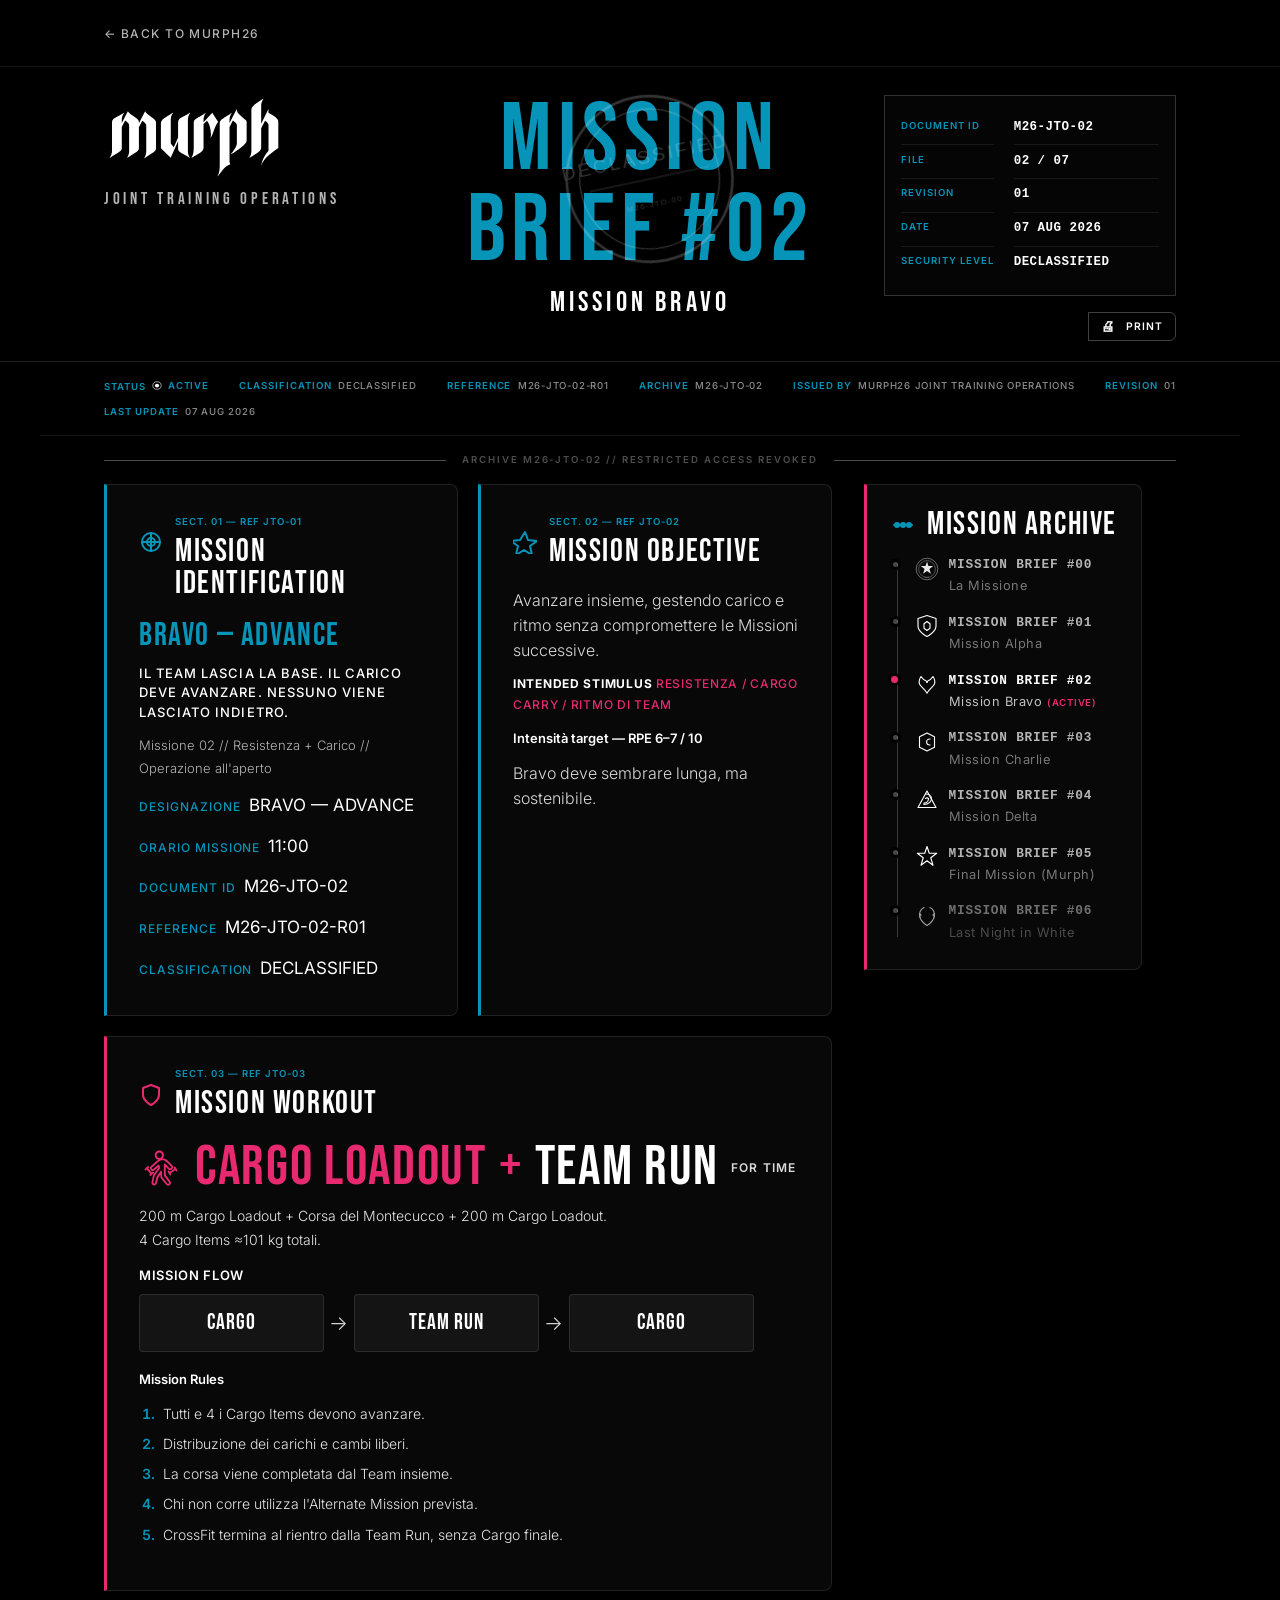
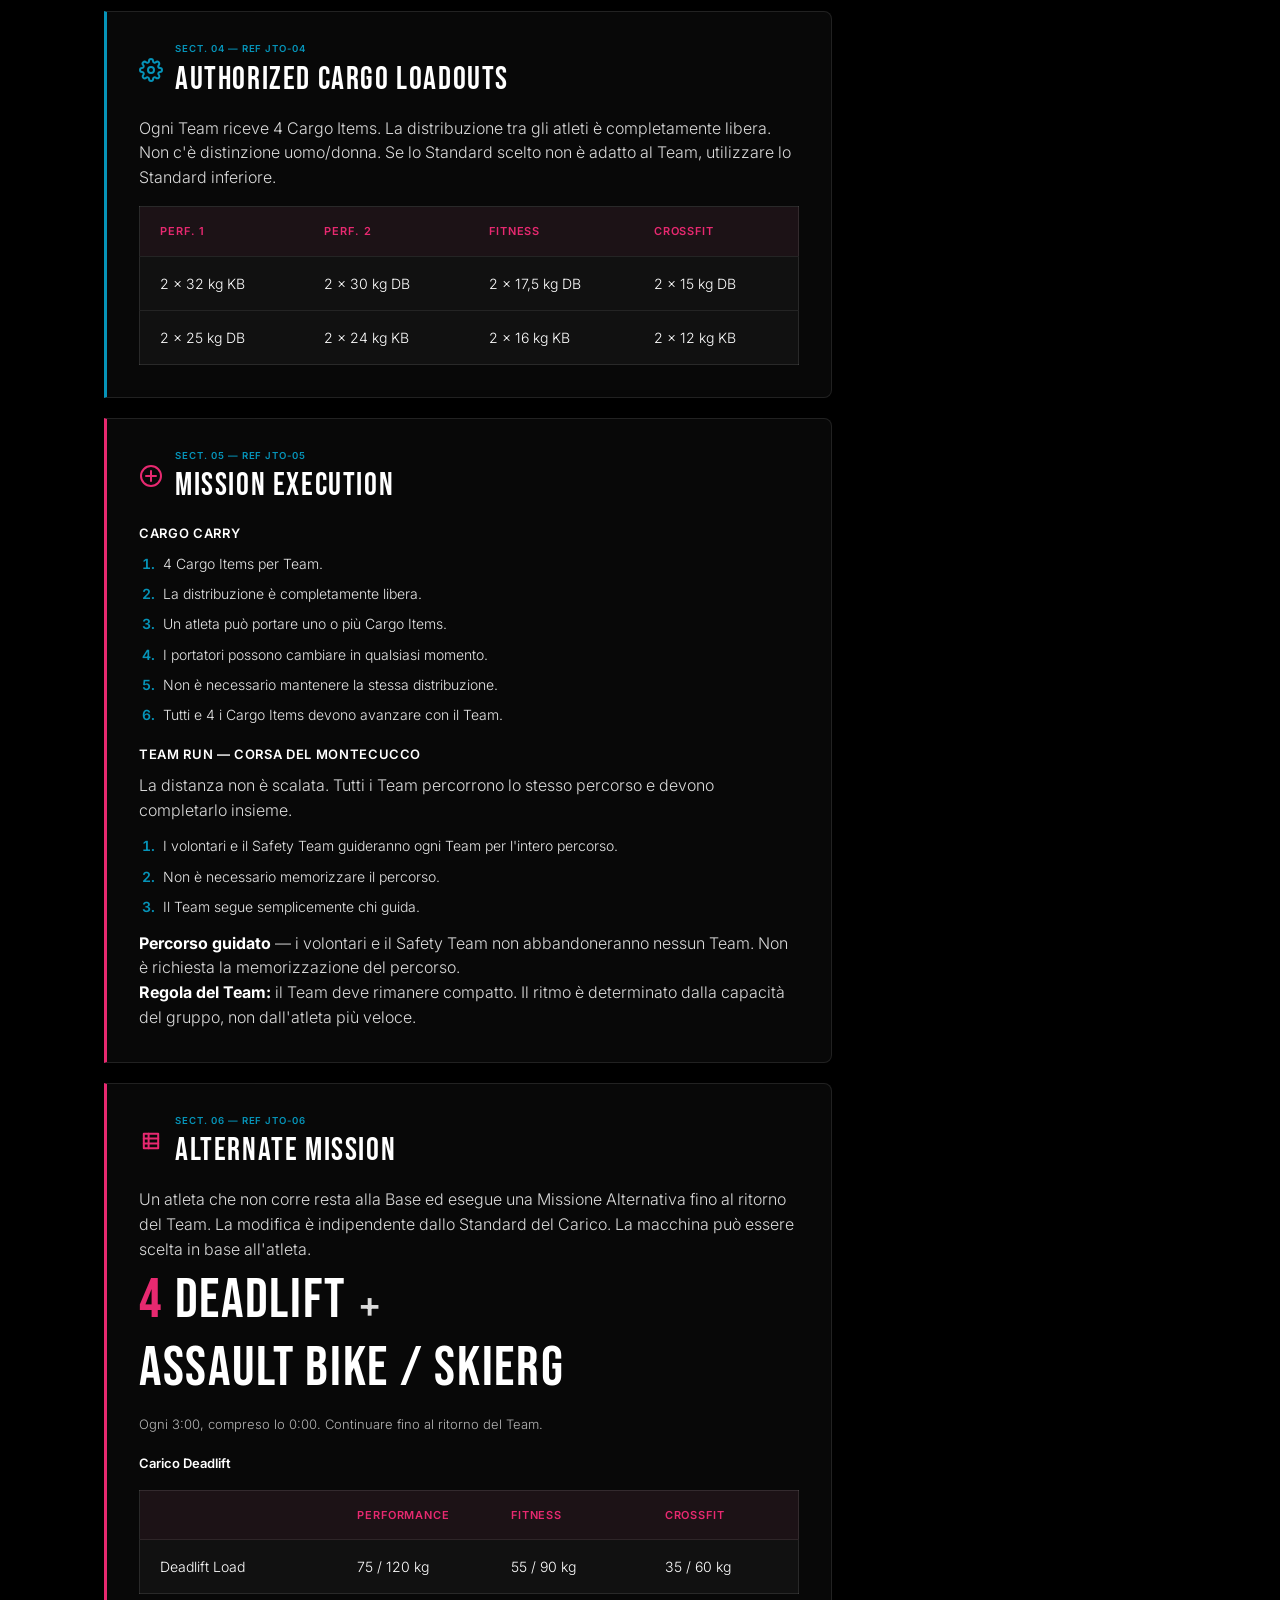
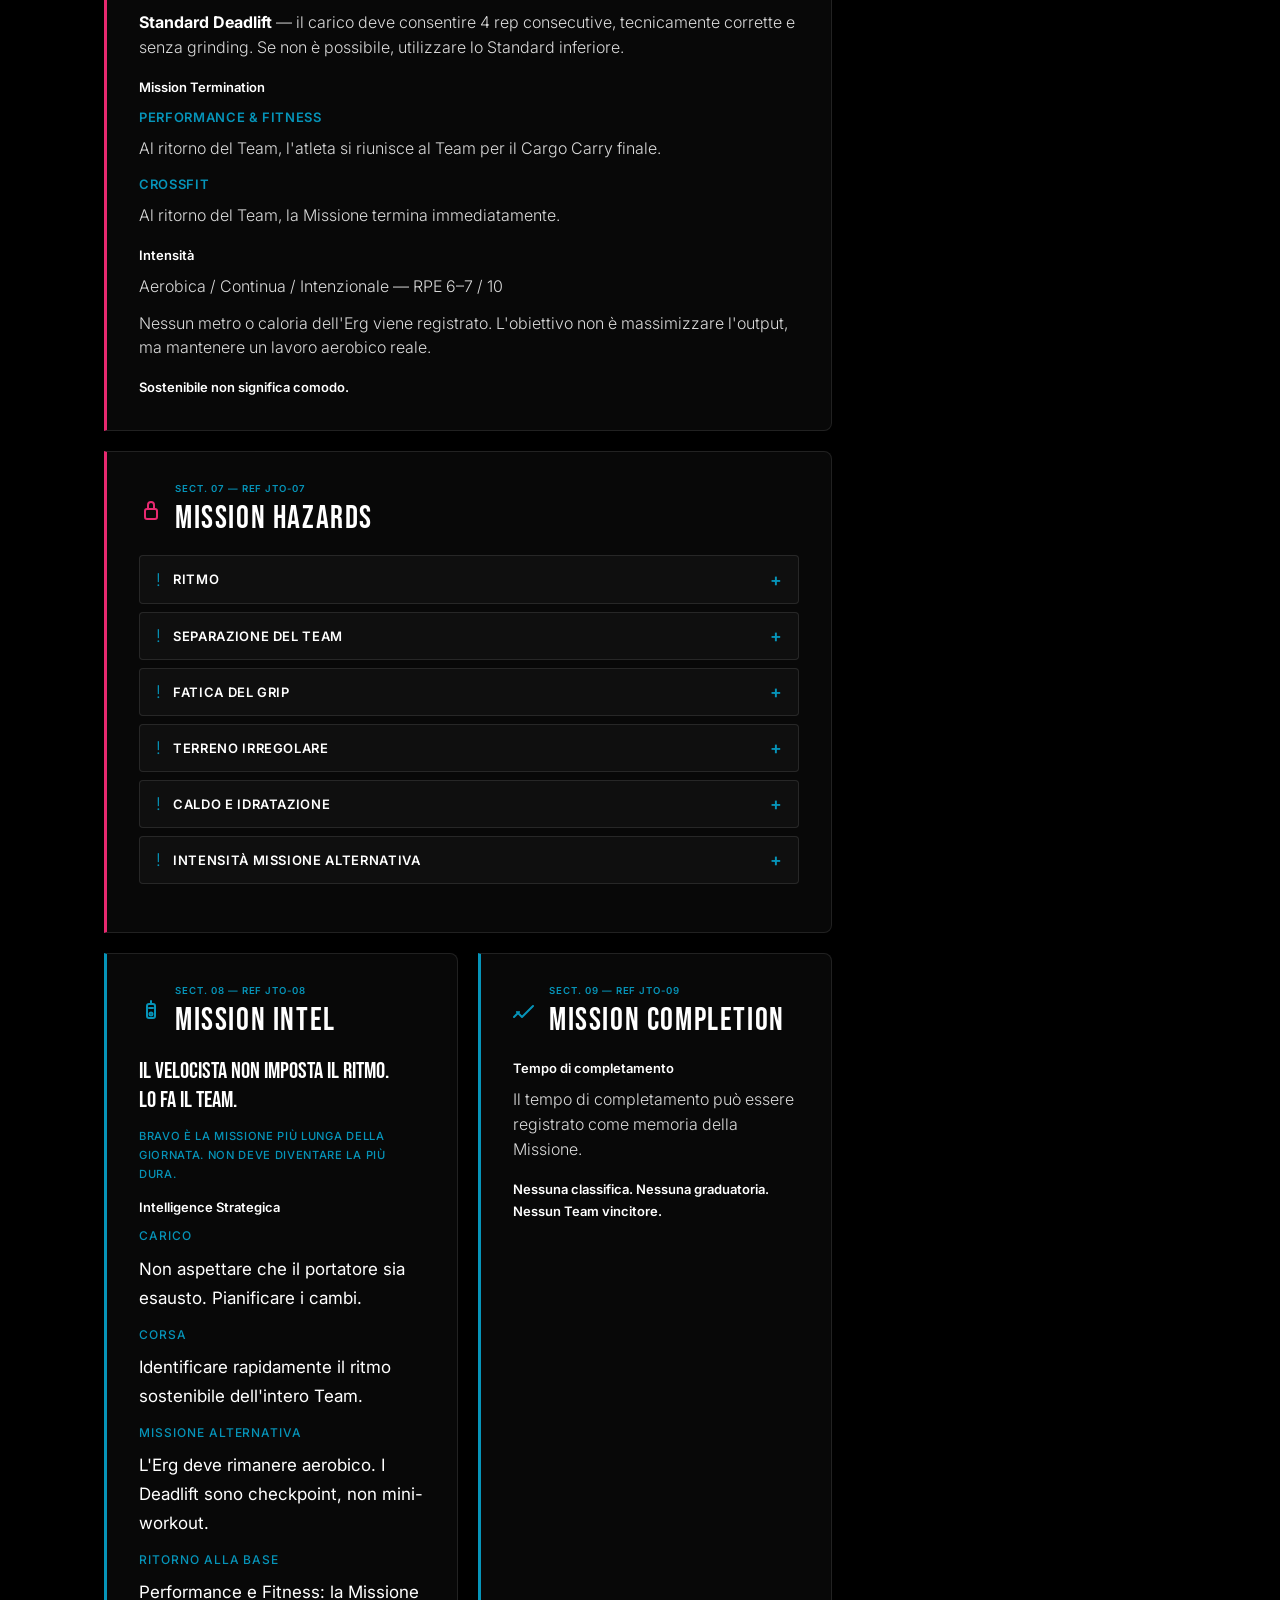
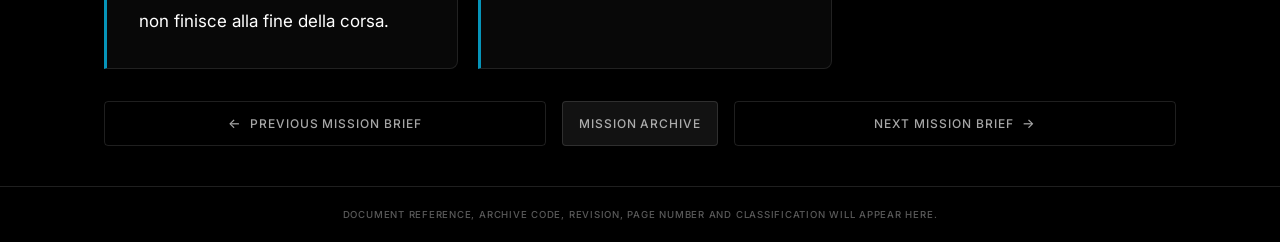
<file: mission-briefs/mission-02.html>
<!DOCTYPE html>
<html lang='it'>
<head>
  <meta charset='UTF-8'>
  <meta name='viewport' content='width=device-width, initial-scale=1.0, viewport-fit=cover'>
  <title>Mission Brief #02 | Murph26</title>
  <meta name='description' content='Mission Brief #02 — Mission Bravo: the official operational dossier of the Murph26 12H Experience.'>
  <link rel='preconnect' href='https://fonts.googleapis.com'>
  <link rel='preconnect' href='https://fonts.gstatic.com' crossorigin>
  <link href='https://fonts.googleapis.com/css2?family=Bebas+Neue&family=Inter:wght@300;400;500;600;700&display=swap' rel='stylesheet'>
  <link rel='stylesheet' href='../css/mission-brief.css'>
  <link rel='stylesheet' href='../css/print-dossier.css' media='print'>
  <script src='../js/classified-countdown.js' defer></script>
  <script src='../js/back-to-top.js' defer></script>
  <link rel='icon' href='../favicon.ico' sizes='any' type='image/x-icon'>
  <link rel='icon' type='image/png' sizes='16x16' href='../favicon-16x16.png'>
  <link rel='icon' type='image/png' sizes='32x32' href='../favicon-32x32.png'>
  <link rel='apple-touch-icon' sizes='180x180' href='../apple-touch-icon.png'>
  <link rel='manifest' href='../manifest.json'>
  <meta name='theme-color' content='#0694B9'>
</head>
<body class='mission-brief'>

  <div class='classified-overlay' data-countdown data-deadline='2026-08-07T10:00:00+02:00' data-mission-number='02' data-mission-name='MISSION BRAVO' data-mission-color='magenta' aria-hidden='true'>
    <div class='classified-overlay__content'>
      <p class='classified-overlay__eyebrow'>CLASSIFIED</p>
      <h1 class='classified-overlay__title'>MISSION BRIEF <span class='classified-overlay__number'>#02</span></h1>
      <p class='classified-overlay__mission'>MISSION BRAVO</p>
      <p class='classified-overlay__label'>DECLASSIFICATION IN</p>
      <div class='countdown' aria-live='polite'>
        <div class='countdown__unit'>
          <span class='countdown__number'>00</span>
          <span class='countdown__label'>HRS</span>
        </div>
        <span class='countdown__sep'>:</span>
        <div class='countdown__unit'>
          <span class='countdown__number'>00</span>
          <span class='countdown__label'>MIN</span>
        </div>
        <span class='countdown__sep'>:</span>
        <div class='countdown__unit'>
          <span class='countdown__number'>00</span>
          <span class='countdown__label'>SEC</span>
        </div>
      </div>
      <p class='classified-overlay__footer'>AUTHORIZED PERSONNEL ONLY</p>
      <div class='classified-overlay__actions' style='display: flex; flex-direction: column; gap: 0.5rem;'>
        <a href='../index.html' class='mb-back-link' style='color: #000;'>&larr; BACK TO MURPH26</a>
        <a href='mission-00.html' class='mb-back-link' style='color: #000;'>&larr; BACK TO MISSION ARCHIVE</a>
      </div>
    </div>
  </div>

  <header class='mb-header'>
    <div class='mb-container'>
      <a href='../index.html' class='mb-back-link'>&larr; Torna a Murph26</a>
    </div>
  </header>

  <main class='mb-dossier'>

    <header class='mb-dossier-header'>
      <section class='mb-document-header'>
        <div class='mb-document-header__inner'>
          <div class='mb-document-logo'>
            <img src='../assets/muprh-logo-font.svg' alt='Murph26' class='mb-document-logo-mark'>
            <span class='mb-document-logo-wordmark'>JOINT TRAINING OPERATIONS</span>
          </div>
          <div class='mb-document-title'>
            <img class='mb-stamp' src='assets/declassified-stamp.svg' alt='' aria-hidden='true'>
            <h1>MISSION BRIEF #02</h1>
            <p class='mb-document-subtitle'>MISSION BRAVO</p>
          </div>
          <div class='mb-document-meta-block'>
            <dl class='mb-document-table'>
              <dt>Document ID</dt>
              <dd>M26-JTO-02</dd>
              <dt>File</dt>
              <dd>02 / 07</dd>
              <dt>Revision</dt>
              <dd>01</dd>
              <dt>Date</dt>
              <dd>07 AUG 2026</dd>
              <dt>Security Level</dt>
              <dd>DECLASSIFIED</dd>
            </dl>
            <div class='mb-document-actions'>
              <button type='button' class='print-cta print-cta--tool' data-print-document='mission-02-print.html' aria-label='Stampa il dossier della missione'>
                <span class='print-cta__icon' aria-hidden='true'>&#128424;</span>
                <span class='print-cta__text'>Print</span>
              </button>
            </div>
          </div>
        </div>
      </section>

      <section class='mb-document-meta'>
        <span class='document-meta-item'><b>Status</b> <span class='status-badge'><img src='assets/status-active.svg' alt='' aria-hidden='true'> ACTIVE</span></span>
        <span class='document-meta-item'><b>Classification</b> DECLASSIFIED</span>
        <span class='document-meta-item'><b>Reference</b> M26-JTO-02-R01</span>
        <span class='document-meta-item'><b>Archive</b> M26-JTO-02</span>
        <span class='document-meta-item'><b>Issued by</b> MURPH26 JOINT TRAINING OPERATIONS</span>
        <span class='document-meta-item'><b>Revision</b> 01</span>
        <span class='document-meta-item'><b>Last Update</b> 07 AUG 2026</span>
      </section>

      <div class='military-divider'><span>Archive M26-JTO-02 // RESTRICTED ACCESS REVOKED</span></div>
    </header>

    <div class='mb-dossier-body'>

      <section class='mission-content'>

        <article class='mission-card mission-card--info'>
          <header class='mission-card-header'>
            <svg class='mission-card-icon' aria-hidden='true' viewBox='0 0 24 24' fill='none' xmlns='http://www.w3.org/2000/svg' stroke='currentColor' stroke-width='2' stroke-linecap='round' stroke-linejoin='round'><circle cx='12' cy='12' r='9'/><circle cx='12' cy='12' r='4'/><line x1='12' y1='3' x2='12' y2='21'/><line x1='3' y1='12' x2='21' y2='12'/></svg>

            <h2 class='mission-card-title'>MISSION IDENTIFICATION</h2>
          </header>
          <div class='mission-card-body'>
            <p class='mission-codename'>BRAVO — ADVANCE</p>
            <p class='mission-narrative'>IL TEAM LASCIA LA BASE. IL CARICO DEVE AVANZARE. NESSUNO VIENE LASCIATO INDIETRO.</p>
            <p class='mission-wod-note'>Missione 02 // Resistenza + Carico // Operazione all'aperto</p>
            <dl class='mission-intel'>
              <div>
                <dt>Designazione</dt>
                <dd>BRAVO — ADVANCE</dd>
              </div>
              <div>
                <dt>Orario Missione</dt>
                <dd>11:00</dd>
              </div>
              <div>
                <dt>Document ID</dt>
                <dd>M26-JTO-02</dd>
              </div>
              <div>
                <dt>Reference</dt>
                <dd>M26-JTO-02-R01</dd>
              </div>
              <div>
                <dt>Classification</dt>
                <dd>DECLASSIFIED</dd>
              </div>
            </dl>
          </div>
        </article>

        <article class='mission-card mission-card--info'>
          <header class='mission-card-header'>
            <svg class='mission-card-icon' aria-hidden='true' viewBox='0 0 24 24' fill='none' xmlns='http://www.w3.org/2000/svg' stroke='currentColor' stroke-width='2' stroke-linecap='round' stroke-linejoin='round'><path d='M12 2l3 8 9 1-7 5 2 9-8-5-8 5 2-9-7-5 9-1Z'/></svg>

            <h2 class='mission-card-title'>MISSION OBJECTIVE</h2>
          </header>
          <div class='mission-card-body'>
            <p class='mission-objective-copy'>Avanzare insieme, gestendo carico e ritmo senza compromettere le Missioni successive.</p>
            <p class='mission-intended-stimulus'><strong>INTENDED STIMULUS</strong> RESISTENZA / CARGO CARRY / RITMO DI TEAM</p>
            <p class='mission-rule-title' style='white-space: nowrap;'>Intensità target — RPE 6–7 / 10</p>
            <p class='mission-objective-copy' style='margin-bottom: 0;'>Bravo deve sembrare lunga, ma sostenibile.</p>
          </div>
        </article>

        <article class='mission-card mission-card--full mission-card--critical'>
          <header class='mission-card-header'>
            <svg class='mission-card-icon' aria-hidden='true' viewBox='0 0 24 24' fill='none' xmlns='http://www.w3.org/2000/svg' stroke='currentColor' stroke-width='2' stroke-linecap='round' stroke-linejoin='round'><path d='M12 22s8-4 8-10V5l-8-3-8 3v7c0 6 8 10 8 10z'/></svg>

            <h2 class='mission-card-title'>MISSION WORKOUT</h2>
          </header>
          <div class='mission-card-body'>
            <div class='mission-wod-headline'>
              <span class='wod-icon' aria-hidden='true' data-wod-icon='farmer-carry'></span>
              <span class='wod-join'>CARGO LOADOUT</span>
              <span class='wod-join'>+</span>
              <span class='wod-label'>TEAM RUN</span>
              <span class='wod-time'>FOR TIME</span>
            </div>

            <p class='mission-wod-description'>200 m Cargo Loadout + Corsa del Montecucco + 200 m Cargo Loadout.<br>4 Cargo Items ≈101 kg totali.</p>

            <p class='mission-rule-title' style='text-transform: uppercase; letter-spacing: 0.05em; text-align: left; margin: 0 0 0.5rem;'>Mission Flow</p>
            <div class='mission-flow mission-flow--mb02'>
              <div class='flow-step'>CARGO</div>
              <span class='flow-arrow flow-arrow--desktop' aria-hidden='true'>→</span>
              <span class='flow-arrow flow-arrow--mobile' aria-hidden='true'>↓</span>
              <div class='flow-step'>TEAM RUN</div>
              <span class='flow-arrow flow-arrow--desktop' aria-hidden='true'>→</span>
              <span class='flow-arrow flow-arrow--mobile' aria-hidden='true'>↓</span>
              <div class='flow-step'>CARGO</div>
            </div>

            <p class='mission-rule-title' style='margin-top: 1rem;'>Mission Rules</p>
            <ol class='mission-rule-list'>
              <li>Tutti e 4 i Cargo Items devono avanzare.</li>
              <li>Distribuzione dei carichi e cambi liberi.</li>
              <li>La corsa viene completata dal Team insieme.</li>
              <li>Chi non corre utilizza l'Alternate Mission prevista.</li>
              <li>CrossFit termina al rientro dalla Team Run, senza Cargo finale.</li>
            </ol>
          </div>
        </article>

        <article class='mission-card mission-card--full mission-card--info'>
          <header class='mission-card-header'>
            <svg class='mission-card-icon' aria-hidden='true' viewBox='0 0 24 24' fill='none' xmlns='http://www.w3.org/2000/svg' stroke='currentColor' stroke-width='2' stroke-linecap='round' stroke-linejoin='round'><circle cx='12' cy='12' r='3'/><path d='M19.4 15a1.65 1.65 0 0 0 .33 1.82l.06.06a2 2 0 1 1-2.83 2.83l-.06-.06a1.65 1.65 0 0 0-1.82-.33 1.65 1.65 0 0 0-1 1.51V21a2 2 0 0 1-4 0v-.09A1.65 1.65 0 0 0 9 19.4a1.65 1.65 0 0 0-1.82.33l-.06.06a2 2 0 1 1-2.83-2.83l.06-.06a1.65 1.65 0 0 0 .33-1.82 1.65 1.65 0 0 0-1.51-1H3a2 2 0 0 1 0-4h.09A1.65 1.65 0 0 0 4.6 9a1.65 1.65 0 0 0-.33-1.82l-.06-.06a2 2 0 1 1 2.83-2.83l.06.06a1.65 1.65 0 0 0 1.82.33H9a1.65 1.65 0 0 0 1-1.51V3a2 2 0 0 1 4 0v.09a1.65 1.65 0 0 0 1 1.51 1.65 1.65 0 0 0 1.82-.33l.06-.06a2 2 0 1 1 2.83 2.83l-.06.06a1.65 1.65 0 0 0-.33 1.82V9a1.65 1.65 0 0 0 1.51 1H21a2 2 0 0 1 0 4h-.09a1.65 1.65 0 0 0-1.51 1z'/></svg>

            <h2 class='mission-card-title'>AUTHORIZED CARGO LOADOUTS</h2>
          </header>
          <div class='mission-card-body'>
            <p class='mission-objective-copy'>Ogni Team riceve 4 Cargo Items. La distribuzione tra gli atleti è completamente libera. Non c'è distinzione uomo/donna. Se lo Standard scelto non è adatto al Team, utilizzare lo Standard inferiore.</p>

            <div class='scaling-desktop' style='width: 100%; max-width: 100%;'>
              <table class='scaling-table js-scaling-table' style='width: 100%;'>
                <thead>
                  <tr>
                    <th style='white-space: nowrap;'>Perf. 1</th>
                    <th style='white-space: nowrap;'>Perf. 2</th>
                    <th style='white-space: nowrap;'>Fitness</th>
                    <th style='white-space: nowrap;'>CrossFit</th>
                  </tr>
                </thead>
                <tbody>
                  <tr>
                    <td>2 × 32 kg KB</td>
                    <td>2 × 30 kg DB</td>
                    <td>2 × 17,5 kg DB</td>
                    <td>2 × 15 kg DB</td>
                  </tr>
                  <tr>
                    <td>2 × 25 kg DB</td>
                    <td>2 × 24 kg KB</td>
                    <td>2 × 16 kg KB</td>
                    <td>2 × 12 kg KB</td>
                  </tr>
                </tbody>
              </table>
            </div>

            <div class='scaling-mobile'>
              <div class='accordion'>
                <details class='accordion-item'>
                  <summary class='accordion-header'>
                    <span class='accordion-title'>Perf. 1</span>
                    <span class='accordion-toggle' aria-hidden='true'></span>
                  </summary>
                  <div class='accordion-content'>
                    <p class='mission-objective-copy' style='margin-bottom: 0;'>2 × 32 kg KB</p>
                    <p class='mission-objective-copy' style='margin-bottom: 0;'>2 × 25 kg DB</p>
                  </div>
                </details>
                <details class='accordion-item'>
                  <summary class='accordion-header'>
                    <span class='accordion-title'>Perf. 2</span>
                    <span class='accordion-toggle' aria-hidden='true'></span>
                  </summary>
                  <div class='accordion-content'>
                    <p class='mission-objective-copy' style='margin-bottom: 0;'>2 × 30 kg DB</p>
                    <p class='mission-objective-copy' style='margin-bottom: 0;'>2 × 24 kg KB</p>
                  </div>
                </details>
                <details class='accordion-item'>
                  <summary class='accordion-header'>
                    <span class='accordion-title'>Fitness</span>
                    <span class='accordion-toggle' aria-hidden='true'></span>
                  </summary>
                  <div class='accordion-content'>
                    <p class='mission-objective-copy' style='margin-bottom: 0;'>2 × 17,5 kg DB</p>
                    <p class='mission-objective-copy' style='margin-bottom: 0;'>2 × 16 kg KB</p>
                  </div>
                </details>
                <details class='accordion-item'>
                  <summary class='accordion-header'>
                    <span class='accordion-title'>CrossFit</span>
                    <span class='accordion-toggle' aria-hidden='true'></span>
                  </summary>
                  <div class='accordion-content'>
                    <p class='mission-objective-copy' style='margin-bottom: 0;'>2 × 15 kg DB</p>
                    <p class='mission-objective-copy' style='margin-bottom: 0;'>2 × 12 kg KB</p>
                  </div>
                </details>
              </div>
            </div>
          </div>
        </article>

        <article class='mission-card mission-card--full mission-card--critical'>
          <header class='mission-card-header'>
            <svg class='mission-card-icon' aria-hidden='true' viewBox='0 0 24 24' fill='none' xmlns='http://www.w3.org/2000/svg' stroke='currentColor' stroke-width='2' stroke-linecap='round' stroke-linejoin='round'><circle cx='12' cy='12' r='10'/><path d='M12 7v10M7 12h10'/></svg>

            <h2 class='mission-card-title'>MISSION EXECUTION</h2>
          </header>
          <div class='mission-card-body'>
            <p class='mission-rule-title' style='text-transform: uppercase; letter-spacing: 0.05em; text-align: left; margin: 0 0 0.5rem;'>Cargo Carry</p>
            <ul class='mission-rule-list'>
              <li>4 Cargo Items per Team.</li>
              <li>La distribuzione è completamente libera.</li>
              <li>Un atleta può portare uno o più Cargo Items.</li>
              <li>I portatori possono cambiare in qualsiasi momento.</li>
              <li>Non è necessario mantenere la stessa distribuzione.</li>
              <li>Tutti e 4 i Cargo Items devono avanzare con il Team.</li>
            </ul>

            <p class='mission-rule-title' style='text-transform: uppercase; letter-spacing: 0.05em; text-align: left; margin: 1rem 0 0.5rem;'>Team Run — Corsa del Montecucco</p>
            <p class='mission-objective-copy'>La distanza non è scalata. Tutti i Team percorrono lo stesso percorso e devono completarlo insieme.</p>
            <ul class='mission-rule-list'>
              <li>I volontari e il Safety Team guideranno ogni Team per l'intero percorso.</li>
              <li>Non è necessario memorizzare il percorso.</li>
              <li>Il Team segue semplicemente chi guida.</li>
            </ul>

            <p class='mission-objective-copy' style='margin-bottom: 0;'><strong>Percorso guidato</strong> — i volontari e il Safety Team non abbandoneranno nessun Team. Non è richiesta la memorizzazione del percorso.</p>
            <p class='mission-objective-copy' style='margin-bottom: 0;'><strong>Regola del Team:</strong> il Team deve rimanere compatto. Il ritmo è determinato dalla capacità del gruppo, non dall'atleta più veloce.</p>
          </div>
        </article>

        <article class='mission-card mission-card--full mission-card--critical'>
          <header class='mission-card-header'>
            <svg class='mission-card-icon' aria-hidden='true' viewBox='0 0 24 24' fill='none' xmlns='http://www.w3.org/2000/svg' stroke='currentColor' stroke-width='2' stroke-linecap='round' stroke-linejoin='round'><path d='M4.8 4.8h14.4v14.4H4.8z'/><path d='M9.6 4.8v14.4M4.8 9.6h14.4M4.8 14.4h14.4'/></svg>

            <h2 class='mission-card-title'>ALTERNATE MISSION</h2>
          </header>
          <div class='mission-card-body'>
            <p class='mission-objective-copy'>Un atleta che non corre resta alla Base ed esegue una Missione Alternativa fino al ritorno del Team. La modifica è indipendente dallo Standard del Carico. La macchina può essere scelta in base all'atleta.</p>

            <div class='mission-wod-headline' style='margin: 0.5rem 0 1rem; align-items: baseline; width: 100%; max-width: 100%; min-width: 0;'>
              <span class='wod-number' style='min-width: 0; max-width: 100%;'>4</span>
              <span class='wod-label' style='min-width: 0; max-width: 100%;'>Deadlift</span>
              <span class='wod-time' style='font-size: clamp(1.5rem, 3vw, 2.25rem); align-self: baseline; line-height: 1; min-width: 0; max-width: 100%;'>+</span>
              <span class='wod-label' style='min-width: 0; max-width: 100%;'>Assault Bike / SkiErg</span>
            </div>

            <p class='mission-wod-note'>Ogni 3:00, compreso lo 0:00. Continuare fino al ritorno del Team.</p>

            <p class='mission-rule-title' style='text-align: left; margin: 1rem 0 0.5rem;'>Carico Deadlift</p>

            <div class='scaling-desktop' style='width: 100%; max-width: 100%; min-width: 0;'>
              <table class='scaling-table js-scaling-table' style='width: 100%; min-width: 0;'>
                <thead>
                  <tr>
                    <th class='scaling-exercise' style='min-width: 0; width: 30%;'></th>
                    <th style='white-space: nowrap;'>Performance</th>
                    <th style='white-space: nowrap;'>Fitness</th>
                    <th style='white-space: nowrap;'>CrossFit</th>
                  </tr>
                </thead>
                <tbody>
                  <tr>
                    <td class='scaling-exercise' style='min-width: 0; width: 30%; white-space: normal;'>Deadlift Load</td>
                    <td>75 / 120 kg</td>
                    <td>55 / 90 kg</td>
                    <td>35 / 60 kg</td>
                  </tr>
                </tbody>
              </table>
            </div>

            <div class='scaling-mobile'>
              <div class='mission-example' style='margin-bottom: 0.5rem;'>
                <p class='mission-example-label'>Performance</p>
                <p class='mission-objective-copy' style='margin-bottom: 0;'>75 / 120 kg</p>
              </div>
              <div class='mission-example' style='margin-bottom: 0.5rem;'>
                <p class='mission-example-label'>Fitness</p>
                <p class='mission-objective-copy' style='margin-bottom: 0;'>55 / 90 kg</p>
              </div>
              <div class='mission-example' style='margin-bottom: 0;'>
                <p class='mission-example-label'>CrossFit</p>
                <p class='mission-objective-copy' style='margin-bottom: 0;'>35 / 60 kg</p>
              </div>
            </div>

            <p class='mission-objective-copy' style='margin-top: 1rem;'><strong>Standard Deadlift</strong> — il carico deve consentire 4 rep consecutive, tecnicamente corrette e senza grinding. Se non è possibile, utilizzare lo Standard inferiore.</p>

            <p class='mission-rule-title' style='text-align: left; margin: 1rem 0 0.5rem;'>Mission Termination</p>
            <p class='mission-rule-title' style='color: var(--blue); text-transform: uppercase; letter-spacing: 0.05em; text-align: left; margin: 0 0 0.5rem;'>Performance &amp; Fitness</p>
            <p class='mission-objective-copy'>Al ritorno del Team, l'atleta si riunisce al Team per il Cargo Carry finale.</p>
            <p class='mission-rule-title' style='color: var(--blue); text-transform: uppercase; letter-spacing: 0.05em; text-align: left; margin: 0 0 0.5rem;'>CrossFit</p>
            <p class='mission-objective-copy' style='margin-bottom: 0;'>Al ritorno del Team, la Missione termina immediatamente.</p>

            <p class='mission-rule-title' style='text-align: left; margin: 1rem 0 0.5rem;'>Intensità</p>
            <p class='mission-objective-copy'>Aerobica / Continua / Intenzionale — RPE 6–7 / 10</p>
            <p class='mission-objective-copy' style='margin-bottom: 0;'>Nessun metro o caloria dell'Erg viene registrato. L'obiettivo non è massimizzare l'output, ma mantenere un lavoro aerobico reale.</p>

            <p class='mission-important' style='margin-top: 1rem; margin-bottom: 0;'>Sostenibile non significa comodo.</p>
          </div>
        </article>

        <article class='mission-card mission-card--full mission-card--critical'>
          <header class='mission-card-header'>
            <svg class='mission-card-icon' aria-hidden='true' viewBox='0 0 24 24' fill='none' xmlns='http://www.w3.org/2000/svg' stroke='currentColor' stroke-width='2' stroke-linecap='round' stroke-linejoin='round'><rect x='6' y='11' width='12' height='10' rx='2'/><path d='M9 11V7a3 3 0 0 1 6 0v4'/></svg>

            <h2 class='mission-card-title'>MISSION HAZARDS</h2>
          </header>
          <div class='mission-card-body'>
            <div class='hazard-accordion'>
              <details class='hazard-accordion-item'>
                <summary class='hazard-accordion-header'>
                  <span class='hazard-accordion-icon' aria-hidden='true'>!</span>
                  <span class='hazard-accordion-title'>Ritmo</span>
                  <span class='hazard-accordion-toggle' aria-hidden='true'></span>
                </summary>
                <div class='hazard-accordion-content'>
                  <p>Bravo arriva quando è ancora facile spingere troppo. Non trasformare la Team Run in un time trial.</p>
                </div>
              </details>
              <details class='hazard-accordion-item'>
                <summary class='hazard-accordion-header'>
                  <span class='hazard-accordion-icon' aria-hidden='true'>!</span>
                  <span class='hazard-accordion-title'>Separazione del Team</span>
                  <span class='hazard-accordion-toggle' aria-hidden='true'></span>
                </summary>
                <div class='hazard-accordion-content'>
                  <p>Nessuno resta indietro. Il Team deve muoversi come un'unità unica.</p>
                </div>
              </details>
              <details class='hazard-accordion-item'>
                <summary class='hazard-accordion-header'>
                  <span class='hazard-accordion-icon' aria-hidden='true'>!</span>
                  <span class='hazard-accordion-title'>Fatica del grip</span>
                  <span class='hazard-accordion-toggle' aria-hidden='true'></span>
                </summary>
                <div class='hazard-accordion-content'>
                  <p>Non aspettare il cedimento del grip. Cambi frequenti preservano grip e avambracci.</p>
                </div>
              </details>
              <details class='hazard-accordion-item'>
                <summary class='hazard-accordion-header'>
                  <span class='hazard-accordion-icon' aria-hidden='true'>!</span>
                  <span class='hazard-accordion-title'>Terreno irregolare</span>
                  <span class='hazard-accordion-toggle' aria-hidden='true'></span>
                </summary>
                <div class='hazard-accordion-content'>
                  <p>Parte della corsa si svolge sui sentieri del Parco Montecucco. Attenzione al terreno, alle curve e agli altri utenti. Sicurezza &gt; ritmo.</p>
                </div>
              </details>
              <details class='hazard-accordion-item'>
                <summary class='hazard-accordion-header'>
                  <span class='hazard-accordion-icon' aria-hidden='true'>!</span>
                  <span class='hazard-accordion-title'>Caldo e idratazione</span>
                  <span class='hazard-accordion-toggle' aria-hidden='true'></span>
                </summary>
                <div class='hazard-accordion-content'>
                  <p>Presentarsi già idratati. Iniziare il recupero subito dopo la Missione.</p>
                </div>
              </details>
              <details class='hazard-accordion-item'>
                <summary class='hazard-accordion-header'>
                  <span class='hazard-accordion-icon' aria-hidden='true'>!</span>
                  <span class='hazard-accordion-title'>Intensità Missione Alternativa</span>
                  <span class='hazard-accordion-toggle' aria-hidden='true'></span>
                </summary>
                <div class='hazard-accordion-content'>
                  <p>Assault Bike e SkiErg non sono una stazione di recupero. RPE 6–7. I Deadlift non devono diventare lavoro di forza massimale.</p>
                </div>
              </details>
            </div>
          </div>
        </article>

        <article class='mission-card mission-card--info'>
          <header class='mission-card-header'>
            <svg class='mission-card-icon' aria-hidden='true' viewBox='0 0 24 24' fill='none' xmlns='http://www.w3.org/2000/svg' stroke='currentColor' stroke-width='2' stroke-linecap='round' stroke-linejoin='round'><rect x='8' y='4' width='8' height='14' rx='2'/><line x1='12' y1='4' x2='12' y2='1'/><line x1='10' y1='8' x2='14' y2='8'/><circle cx='12' cy='14' r='1.5'/></svg>

            <h2 class='mission-card-title'>MISSION INTEL</h2>
          </header>
          <div class='mission-card-body'>
            <p class='mission-intel-statement'>IL VELOCISTA NON IMPOSTA IL RITMO.<br>LO FA IL TEAM.</p>
            <p class='mission-intel-secondary'>BRAVO È LA MISSIONE PIÙ LUNGA DELLA GIORNATA. NON DEVE DIVENTARE LA PIÙ DURA.</p>

            <p class='mission-rule-title' style='text-align: left; margin: 0 0 0.5rem;'>Intelligence Strategica</p>
            <dl class='mission-intel'>
              <div>
                <dt>Carico</dt>
                <dd>Non aspettare che il portatore sia esausto. Pianificare i cambi.</dd>
              </div>
              <div>
                <dt>Corsa</dt>
                <dd>Identificare rapidamente il ritmo sostenibile dell'intero Team.</dd>
              </div>
              <div>
                <dt>Missione Alternativa</dt>
                <dd>L'Erg deve rimanere aerobico. I Deadlift sono checkpoint, non mini-workout.</dd>
              </div>
              <div>
                <dt>Ritorno alla Base</dt>
                <dd>Performance e Fitness: la Missione non finisce alla fine della corsa.</dd>
              </div>
            </dl>
          </div>
        </article>

        <article class='mission-card mission-card--info'>
          <header class='mission-card-header'>
            <svg class='mission-card-icon' aria-hidden='true' viewBox='0 0 24 24' fill='none' xmlns='http://www.w3.org/2000/svg' stroke='currentColor' stroke-width='2' stroke-linecap='round' stroke-linejoin='round'><path d='M20 6L9 17l-5-5M6 12l-5 5'/></svg>

            <h2 class='mission-card-title'>MISSION COMPLETION</h2>
          </header>
          <div class='mission-card-body'>
            <p class='mission-rule-title' style='text-align: left; margin: 0 0 0.5rem;'>Tempo di completamento</p>
            <p class='mission-objective-copy' style='margin-bottom: 1rem;'>Il tempo di completamento può essere registrato come memoria della Missione.</p>

            <p class='mission-important' style='margin-bottom: 0;'>Nessuna classifica. Nessuna graduatoria. Nessun Team vincitore.</p>
          </div>
        </article>

      </section>

      <aside class='dossier-sidebar'>
        <section class='mission-archive' id='mission-archive'>
          <header class='mission-archive-header'>
            <img class='mission-archive-icon' src='assets/timeline.svg' alt='' aria-hidden='true'>
            <h2 class='mission-archive-title'>Mission Archive</h2>
          </header>
          <ol class='mission-archive-list'>
            <li><a class='mission-archive-link' href='mission-00.html'><img class='mission-archive-mission-icon' src='assets/mission-seal.svg' alt='' aria-hidden='true'><span class='mission-archive-body'><span class='mission-archive-code'>MISSION BRIEF #00</span><span class='mission-archive-subtitle'>La Missione</span></span></a></li>
            <li><a class='mission-archive-link' href='mission-01.html'><img class='mission-archive-mission-icon' src='assets/mission-alpha.svg' alt='' aria-hidden='true'><span class='mission-archive-body'><span class='mission-archive-code'>MISSION BRIEF #01</span><span class='mission-archive-subtitle'>Mission Alpha</span></span></a></li>
            <li><a class='mission-archive-link mission-archive-link--active' href='mission-02.html' aria-current='page'><img class='mission-archive-mission-icon' src='assets/mission-bravo.svg' alt='' aria-hidden='true'><span class='mission-archive-body'><span class='mission-archive-code'>MISSION BRIEF #02</span><span class='mission-archive-subtitle'>Mission Bravo <em class='mission-archive-status'>(ACTIVE)</em></span></span></a></li>
            <li><a class='mission-archive-link' href='mission-03.html'><img class='mission-archive-mission-icon' src='assets/mission-charlie.svg' alt='' aria-hidden='true'><span class='mission-archive-body'><span class='mission-archive-code'>MISSION BRIEF #03</span><span class='mission-archive-subtitle'>Mission Charlie</span></span></a></li>
            <li><a class='mission-archive-link' href='mission-04.html'><img class='mission-archive-mission-icon' src='assets/mission-delta.svg' alt='' aria-hidden='true'><span class='mission-archive-body'><span class='mission-archive-code'>MISSION BRIEF #04</span><span class='mission-archive-subtitle'>Mission Delta</span></span></a></li>
            <li><a class='mission-archive-link' href='mission-05.html'><img class='mission-archive-mission-icon' src='assets/mission-final.svg' alt='' aria-hidden='true'><span class='mission-archive-body'><span class='mission-archive-code'>MISSION BRIEF #05</span><span class='mission-archive-subtitle'>Final Mission (Murph)</span></span></a></li>
            <li><div class='mission-archive-link mission-archive-link--disabled' aria-disabled='true'><img class='mission-archive-mission-icon' src='assets/mission-white.svg' alt='' aria-hidden='true'><span class='mission-archive-body'><span class='mission-archive-code'>MISSION BRIEF #06</span><span class='mission-archive-subtitle'>Last Night in White</span></span></div></li>
          </ol>
        </section>
      </aside>

    </div>

    <nav class='dossier-nav' aria-label='Mission Brief navigation'>
      <a class='dossier-nav__prev' href='mission-01.html'><span class='dossier-nav__arrow' aria-hidden='true'>&larr;</span> Previous Mission Brief</a>
      <a class='dossier-nav__archive' href='#mission-archive'>Mission Archive</a>
      <a class='dossier-nav__next' href='mission-03.html'>Next Mission Brief <span class='dossier-nav__arrow' aria-hidden='true'>&rarr;</span></a>
    </nav>

    <footer class='mb-dossier-footer'>
      <div class='mb-dossier-footer__inner'>
        <p class='mb-dossier-footer__placeholder'>Document reference, archive code, revision, page number and classification will appear here.</p>
      </div>
    </footer>
  </main>

  <script src='../js/mission-brief.js'></script>
                <div class="print-document" aria-hidden="true">
    <section class="print-page">
    <header class="print-header">
      <div class="print-header-left">
        <img src="../assets/muprh-logo-font.svg" alt="Murph26" class="print-header__logo-mark">
        <span class="print-header__logo-wordmark">JOINT TRAINING OPERATIONS</span>
      </div>
      <div class="print-header-center">
        <div class="print-title-wrapper">
          <h1 class="print-header__title">MISSION BRIEF #02</h1>
          <h2 class="print-header__subtitle">MISSION BRAVO</h2>
        </div>
      </div>
      <div class="print-header-right">
        <img src="../assets/declassified-print-document.png" alt="DECLASSIFIED" class="print-declassified-stamp">
      </div>
    </header>
      <main class="print-content">
    <article class='mission-card mission-card--info'>
              <div class="section-header">
      <div class="section-icon">
        <svg class='mission-card-icon' aria-hidden='true' viewBox='0 0 24 24' fill='none' xmlns='http://www.w3.org/2000/svg' stroke='currentColor' stroke-width='2' stroke-linecap='round' stroke-linejoin='round'><circle cx='12' cy='12' r='9'/><circle cx='12' cy='12' r='4'/><line x1='12' y1='3' x2='12' y2='21'/><line x1='3' y1='12' x2='21' y2='12'/></svg>
      </div>
      <div class="section-heading">
        <div class="section-ref">SECT. 01 — REF JTO-01</div>
        <h3>MISSION IDENTIFICATION</h3>
      </div>
    </div>
              <div class='mission-card-body'>
                <p class='mission-codename'>BRAVO — ADVANCE</p>
                <p class='mission-narrative'>IL TEAM LASCIA LA BASE. IL CARICO DEVE AVANZARE. NESSUNO VIENE LASCIATO INDIETRO.</p>
                <p class='mission-wod-note'>Missione 02 // Resistenza + Carico // Operazione all'aperto</p>
                <dl class='mission-intel'>
                  <div>
                    <dt>Designazione</dt>
                    <dd>BRAVO — ADVANCE</dd>
                  </div>
                  <div>
                    <dt>Orario Missione</dt>
                    <dd>11:00</dd>
                  </div>
                  <div>
                    <dt>Document ID</dt>
                    <dd>M26-JTO-02</dd>
                  </div>
                  <div>
                    <dt>Reference</dt>
                    <dd>M26-JTO-02-R01</dd>
                  </div>
                  <div>
                    <dt>Classification</dt>
                    <dd>DECLASSIFIED</dd>
                  </div>
                </dl>
              </div>
            </article>
    <article class='mission-card mission-card--info'>
              <div class="section-header">
      <div class="section-icon">
        <svg class='mission-card-icon' aria-hidden='true' viewBox='0 0 24 24' fill='none' xmlns='http://www.w3.org/2000/svg' stroke='currentColor' stroke-width='2' stroke-linecap='round' stroke-linejoin='round'><path d='M12 2l3 8 9 1-7 5 2 9-8-5-8 5 2-9-7-5 9-1Z'/></svg>
      </div>
      <div class="section-heading">
        <div class="section-ref">SECT. 02 — REF JTO-02</div>
        <h3>MISSION OBJECTIVE</h3>
      </div>
    </div>
              <div class='mission-card-body'>
                <p class='mission-objective-copy'>Avanzare insieme, gestendo carico e ritmo senza compromettere le Missioni successive.</p>
                <p class='mission-intended-stimulus'><strong>INTENDED STIMULUS</strong> RESISTENZA / CARGO CARRY / RITMO DI TEAM</p>
                <p class='mission-rule-title' style='white-space: nowrap;'>Intensità target — RPE 6–7 / 10</p>
                <p class='mission-objective-copy' style='margin-bottom: 0;'>Bravo deve sembrare lunga, ma sostenibile.</p>
              </div>
            </article>
    <article class='mission-card mission-card--full mission-card--critical'>
              <div class="section-header">
      <div class="section-icon">
        <svg class='mission-card-icon' aria-hidden='true' viewBox='0 0 24 24' fill='none' xmlns='http://www.w3.org/2000/svg' stroke='currentColor' stroke-width='2' stroke-linecap='round' stroke-linejoin='round'><path d='M12 22s8-4 8-10V5l-8-3-8 3v7c0 6 8 10 8 10z'/></svg>
      </div>
      <div class="section-heading">
        <div class="section-ref">SECT. 03 — REF JTO-03</div>
        <h3>MISSION WORKOUT</h3>
      </div>
    </div>
              <div class='mission-card-body'>
                <div class='mission-wod-headline'>
                  <span class='wod-icon' aria-hidden='true' data-wod-icon='farmer-carry'></span>
                  <span class='wod-label'>CARGO LOADOUT</span>
                  <span class='wod-join'>+</span>
                  <span class='wod-label'>TEAM RUN</span>
                  <span class='wod-time'>FOR TIME</span>
                </div>

                <p class='mission-wod-description'>200 m Cargo Loadout + Corsa del Montecucco + 200 m Cargo Loadout.<br>4 Cargo Items ≈101 kg totali.</p>

                <p class='mission-rule-title' style='text-transform: uppercase; letter-spacing: 0.05em; text-align: left; margin: 0 0 0.5rem;'>Mission Flow</p>
                <div class='mission-flow mission-flow--mb02'>
                  <div class='flow-step'>CARGO</div>
                  <span class='flow-arrow flow-arrow--desktop' aria-hidden='true'>→</span>
                  <span class='flow-arrow flow-arrow--mobile' aria-hidden='true'>↓</span>
                  <div class='flow-step'>TEAM RUN</div>
                  <span class='flow-arrow flow-arrow--desktop' aria-hidden='true'>→</span>
                  <span class='flow-arrow flow-arrow--mobile' aria-hidden='true'>↓</span>
                  <div class='flow-step'>CARGO</div>
                </div>

                <p class='mission-rule-title' style='margin-top: 1rem;'>Mission Rules</p>
                <ol class='mission-rule-list'>
                  <li>Tutti e 4 i Cargo Items devono avanzare.</li>
                  <li>Distribuzione dei carichi e cambi liberi.</li>
                  <li>La corsa viene completata dal Team insieme.</li>
                  <li>Chi non corre utilizza l'Alternate Mission prevista.</li>
                  <li>CrossFit termina al rientro dalla Team Run, senza Cargo finale.</li>
                </ol>
              </div>
            </article>
    <article class='mission-card mission-card--full mission-card--info'>
              <div class="section-header">
      <div class="section-icon">
        <svg class='mission-card-icon' aria-hidden='true' viewBox='0 0 24 24' fill='none' xmlns='http://www.w3.org/2000/svg' stroke='currentColor' stroke-width='2' stroke-linecap='round' stroke-linejoin='round'><circle cx='12' cy='12' r='3'/><path d='M19.4 15a1.65 1.65 0 0 0 .33 1.82l.06.06a2 2 0 1 1-2.83 2.83l-.06-.06a1.65 1.65 0 0 0-1.82-.33 1.65 1.65 0 0 0-1 1.51V21a2 2 0 0 1-4 0v-.09A1.65 1.65 0 0 0 9 19.4a1.65 1.65 0 0 0-1.82.33l-.06.06a2 2 0 1 1-2.83-2.83l.06-.06a1.65 1.65 0 0 0 .33-1.82 1.65 1.65 0 0 0-1.51-1H3a2 2 0 0 1 0-4h.09A1.65 1.65 0 0 0 4.6 9a1.65 1.65 0 0 0-.33-1.82l-.06-.06a2 2 0 1 1 2.83-2.83l.06.06a1.65 1.65 0 0 0 1.82.33H9a1.65 1.65 0 0 0 1-1.51V3a2 2 0 0 1 4 0v.09a1.65 1.65 0 0 0 1 1.51 1.65 1.65 0 0 0 1.82-.33l.06-.06a2 2 0 1 1 2.83 2.83l-.06.06a1.65 1.65 0 0 0-.33 1.82V9a1.65 1.65 0 0 0 1.51 1H21a2 2 0 0 1 0 4h-.09a1.65 1.65 0 0 0-1.51 1z'/></svg>
      </div>
      <div class="section-heading">
        <div class="section-ref">SECT. 04 — REF JTO-04</div>
        <h3>AUTHORIZED CARGO LOADOUTS</h3>
      </div>
    </div>
              <div class='mission-card-body'>
                <p class='mission-objective-copy'>Ogni Team riceve 4 Cargo Items. La distribuzione tra gli atleti è completamente libera. Non c'è distinzione uomo/donna. Se lo Standard scelto non è adatto al Team, utilizzare lo Standard inferiore.</p>

                <div class='scaling-desktop' style='width: 100%; max-width: 100%;'>
                  <table class='scaling-table js-scaling-table' style='width: 100%;'>
                    <thead>
                      <tr>
                        <th style='white-space: nowrap;'>Perf. 1</th>
                        <th style='white-space: nowrap;'>Perf. 2</th>
                        <th style='white-space: nowrap;'>Fitness</th>
                        <th style='white-space: nowrap;'>CrossFit</th>
                      </tr>
                    </thead>
                    <tbody>
                      <tr>
                        <td>2 × 32 kg KB</td>
                        <td>2 × 30 kg DB</td>
                        <td>2 × 17,5 kg DB</td>
                        <td>2 × 15 kg DB</td>
                      </tr>
                      <tr>
                        <td>2 × 25 kg DB</td>
                        <td>2 × 24 kg KB</td>
                        <td>2 × 16 kg KB</td>
                        <td>2 × 12 kg KB</td>
                      </tr>
                    </tbody>
                  </table>
                </div>

                <div class='scaling-mobile'>
                  <div class='accordion'>
                    <details class='accordion-item'>
                      <summary class='accordion-header'>
                        <span class='accordion-title'>Perf. 1</span>
                        <span class='accordion-toggle' aria-hidden='true'></span>
                      </summary>
                      <div class='accordion-content'>
                        <p class='mission-objective-copy' style='margin-bottom: 0;'>2 × 32 kg KB</p>
                        <p class='mission-objective-copy' style='margin-bottom: 0;'>2 × 25 kg DB</p>
                      </div>
                    </details>
                    <details class='accordion-item'>
                      <summary class='accordion-header'>
                        <span class='accordion-title'>Perf. 2</span>
                        <span class='accordion-toggle' aria-hidden='true'></span>
                      </summary>
                      <div class='accordion-content'>
                        <p class='mission-objective-copy' style='margin-bottom: 0;'>2 × 30 kg DB</p>
                        <p class='mission-objective-copy' style='margin-bottom: 0;'>2 × 24 kg KB</p>
                      </div>
                    </details>
                    <details class='accordion-item'>
                      <summary class='accordion-header'>
                        <span class='accordion-title'>Fitness</span>
                        <span class='accordion-toggle' aria-hidden='true'></span>
                      </summary>
                      <div class='accordion-content'>
                        <p class='mission-objective-copy' style='margin-bottom: 0;'>2 × 17,5 kg DB</p>
                        <p class='mission-objective-copy' style='margin-bottom: 0;'>2 × 16 kg KB</p>
                      </div>
                    </details>
                    <details class='accordion-item'>
                      <summary class='accordion-header'>
                        <span class='accordion-title'>CrossFit</span>
                        <span class='accordion-toggle' aria-hidden='true'></span>
                      </summary>
                      <div class='accordion-content'>
                        <p class='mission-objective-copy' style='margin-bottom: 0;'>2 × 15 kg DB</p>
                        <p class='mission-objective-copy' style='margin-bottom: 0;'>2 × 12 kg KB</p>
                      </div>
                    </details>
                  </div>
                </div>
              </div>
            </article>
      </main>
    <footer class="print-footer" data-total="3">
      <ul class="print-footer__meta">
        <li>Ref: M26-JTO-02-R01</li>
        <li>Archive: M26-JTO-02</li>
        <li>Rev: 01</li>
        <li>DECLASSIFIED</li>
      </ul>
      <span class="print-footer__page"></span>
    </footer>
    </section>
    <section class="print-page">
    <header class="print-header print-header--compact">
      <div class="print-header-left">
        <img src="../assets/muprh-logo-font.svg" alt="Murph26" class="print-header__logo-mark">
        <span class="print-header__logo-wordmark">JOINT TRAINING OPERATIONS</span>
      </div>
      <div class="print-header-center">
        <div class="print-title-wrapper">
          <h1 class="print-header__title">MISSION BRIEF #02</h1>
          <h2 class="print-header__subtitle">MISSION BRAVO</h2>
        </div>
      </div>
      <div class="print-header-right">
        <img src="../assets/declassified-print-document.png" alt="DECLASSIFIED" class="print-declassified-stamp">
      </div>
    </header>
      <main class="print-content">
    <article class='mission-card mission-card--full mission-card--critical'>
              <div class="section-header">
      <div class="section-icon">
        <svg class='mission-card-icon' aria-hidden='true' viewBox='0 0 24 24' fill='none' xmlns='http://www.w3.org/2000/svg' stroke='currentColor' stroke-width='2' stroke-linecap='round' stroke-linejoin='round'><circle cx='12' cy='12' r='10'/><path d='M12 7v10M7 12h10'/></svg>
      </div>
      <div class="section-heading">
        <div class="section-ref">SECT. 05 — REF JTO-05</div>
        <h3>MISSION EXECUTION</h3>
      </div>
    </div>
              <div class='mission-card-body'>
                <p class='mission-rule-title' style='text-transform: uppercase; letter-spacing: 0.05em; text-align: left; margin: 0 0 0.5rem;'>Cargo Carry</p>
                <ul class='mission-rule-list'>
                  <li>4 Cargo Items per Team.</li>
                  <li>La distribuzione è completamente libera.</li>
                  <li>Un atleta può portare uno o più Cargo Items.</li>
                  <li>I portatori possono cambiare in qualsiasi momento.</li>
                  <li>Non è necessario mantenere la stessa distribuzione.</li>
                  <li>Tutti e 4 i Cargo Items devono avanzare con il Team.</li>
                </ul>

                <p class='mission-rule-title' style='text-transform: uppercase; letter-spacing: 0.05em; text-align: left; margin: 1rem 0 0.5rem;'>Team Run — Corsa del Montecucco</p>
                <p class='mission-objective-copy'>La distanza non è scalata. Tutti i Team percorrono lo stesso percorso e devono completarlo insieme.</p>
                <ul class='mission-rule-list'>
                  <li>I volontari e il Safety Team guideranno ogni Team per l'intero percorso.</li>
                  <li>Non è necessario memorizzare il percorso.</li>
                  <li>Il Team segue semplicemente chi guida.</li>
                </ul>

                <p class='mission-objective-copy' style='margin-bottom: 0;'><strong>Percorso guidato</strong> — i volontari e il Safety Team non abbandoneranno nessun Team. Non è richiesta la memorizzazione del percorso.</p>
                <p class='mission-objective-copy' style='margin-bottom: 0;'><strong>Regola del Team:</strong> il Team deve rimanere compatto. Il ritmo è determinato dalla capacità del gruppo, non dall'atleta più veloce.</p>
              </div>
            </article>
    <article class='mission-card mission-card--full mission-card--critical'>
              <div class="section-header">
      <div class="section-icon">
        <svg class='mission-card-icon' aria-hidden='true' viewBox='0 0 24 24' fill='none' xmlns='http://www.w3.org/2000/svg' stroke='currentColor' stroke-width='2' stroke-linecap='round' stroke-linejoin='round'><path d='M4.8 4.8h14.4v14.4H4.8z'/><path d='M9.6 4.8v14.4M4.8 9.6h14.4M4.8 14.4h14.4'/></svg>
      </div>
      <div class="section-heading">
        <div class="section-ref">SECT. 06 — REF JTO-06</div>
        <h3>ALTERNATE MISSION</h3>
      </div>
    </div>
              <div class='mission-card-body'>
                <p class='mission-objective-copy'>Un atleta che non corre resta alla Base ed esegue una Missione Alternativa fino al ritorno del Team. La modifica è indipendente dallo Standard del Carico. La macchina può essere scelta in base all'atleta.</p>

                <div class='mission-wod-headline' style='margin: 0.5rem 0 1rem; align-items: baseline; width: 100%; max-width: 100%; min-width: 0;'>
                  <span class='wod-number' style='min-width: 0; max-width: 100%;'>4</span>
                  <span class='wod-label' style='min-width: 0; max-width: 100%;'>Deadlift</span>
                  <span class='wod-time' style='font-size: clamp(1.5rem, 3vw, 2.25rem); align-self: baseline; line-height: 1; min-width: 0; max-width: 100%;'>+</span>
                  <span class='wod-label' style='min-width: 0; max-width: 100%;'>Assault Bike / SkiErg</span>
                </div>

                <p class='mission-wod-note'>Ogni 3:00, compreso lo 0:00. Continuare fino al ritorno del Team.</p>

                <p class='mission-rule-title' style='text-align: left; margin: 1rem 0 0.5rem;'>Carico Deadlift</p>

                <div class='scaling-desktop' style='width: 100%; max-width: 100%; min-width: 0;'>
                  <table class='scaling-table js-scaling-table' style='width: 100%; min-width: 0;'>
                    <thead>
                      <tr>
                        <th class='scaling-exercise' style='min-width: 0; width: 30%;'></th>
                        <th style='white-space: nowrap;'>Performance</th>
                        <th style='white-space: nowrap;'>Fitness</th>
                        <th style='white-space: nowrap;'>CrossFit</th>
                      </tr>
                    </thead>
                    <tbody>
                      <tr>
                        <td class='scaling-exercise' style='min-width: 0; width: 30%; white-space: normal;'>Deadlift Load</td>
                        <td>75 / 120 kg</td>
                        <td>55 / 90 kg</td>
                        <td>35 / 60 kg</td>
                      </tr>
                    </tbody>
                  </table>
                </div>

                <div class='scaling-mobile'>
                  <div class='mission-example' style='margin-bottom: 0.5rem;'>
                    <p class='mission-example-label'>Performance</p>
                    <p class='mission-objective-copy' style='margin-bottom: 0;'>75 / 120 kg</p>
                  </div>
                  <div class='mission-example' style='margin-bottom: 0.5rem;'>
                    <p class='mission-example-label'>Fitness</p>
                    <p class='mission-objective-copy' style='margin-bottom: 0;'>55 / 90 kg</p>
                  </div>
                  <div class='mission-example' style='margin-bottom: 0;'>
                    <p class='mission-example-label'>CrossFit</p>
                    <p class='mission-objective-copy' style='margin-bottom: 0;'>35 / 60 kg</p>
                  </div>
                </div>

                <p class='mission-objective-copy' style='margin-top: 1rem;'><strong>Standard Deadlift</strong> — il carico deve consentire 4 rep consecutive, tecnicamente corrette e senza grinding. Se non è possibile, utilizzare lo Standard inferiore.</p>

                <p class='mission-rule-title' style='text-align: left; margin: 1rem 0 0.5rem;'>Mission Termination</p>
                <p class='mission-rule-title' style='color: var(--blue); text-transform: uppercase; letter-spacing: 0.05em; text-align: left; margin: 0 0 0.5rem;'>Performance &amp; Fitness</p>
                <p class='mission-objective-copy'>Al ritorno del Team, l'atleta si riunisce al Team per il Cargo Carry finale.</p>
                <p class='mission-rule-title' style='color: var(--blue); text-transform: uppercase; letter-spacing: 0.05em; text-align: left; margin: 0 0 0.5rem;'>CrossFit</p>
                <p class='mission-objective-copy' style='margin-bottom: 0;'>Al ritorno del Team, la Missione termina immediatamente.</p>

                <p class='mission-rule-title' style='text-align: left; margin: 1rem 0 0.5rem;'>Intensità</p>
                <p class='mission-objective-copy'>Aerobica / Continua / Intenzionale — RPE 6–7 / 10</p>
                <p class='mission-objective-copy' style='margin-bottom: 0;'>Nessun metro o caloria dell'Erg viene registrato. L'obiettivo non è massimizzare l'output, ma mantenere un lavoro aerobico reale.</p>

                <p class='mission-important' style='margin-top: 1rem; margin-bottom: 0;'>Sostenibile non significa comodo.</p>
              </div>
            </article>
      </main>
    <footer class="print-footer" data-total="3">
      <ul class="print-footer__meta">
        <li>Ref: M26-JTO-02-R01</li>
        <li>Archive: M26-JTO-02</li>
        <li>Rev: 01</li>
        <li>DECLASSIFIED</li>
      </ul>
      <span class="print-footer__page"></span>
    </footer>
    </section>
    <section class="print-page">
    <header class="print-header print-header--compact">
      <div class="print-header-left">
        <img src="../assets/muprh-logo-font.svg" alt="Murph26" class="print-header__logo-mark">
        <span class="print-header__logo-wordmark">JOINT TRAINING OPERATIONS</span>
      </div>
      <div class="print-header-center">
        <div class="print-title-wrapper">
          <h1 class="print-header__title">MISSION BRIEF #02</h1>
          <h2 class="print-header__subtitle">MISSION BRAVO</h2>
        </div>
      </div>
      <div class="print-header-right">
        <img src="../assets/declassified-print-document.png" alt="DECLASSIFIED" class="print-declassified-stamp">
      </div>
    </header>
      <main class="print-content">
    <article class='mission-card mission-card--full mission-card--critical'>
              <div class="section-header">
      <div class="section-icon">
        <svg class='mission-card-icon' aria-hidden='true' viewBox='0 0 24 24' fill='none' xmlns='http://www.w3.org/2000/svg' stroke='currentColor' stroke-width='2' stroke-linecap='round' stroke-linejoin='round'><rect x='6' y='11' width='12' height='10' rx='2'/><path d='M9 11V7a3 3 0 0 1 6 0v4'/></svg>
      </div>
      <div class="section-heading">
        <div class="section-ref">SECT. 07 — REF JTO-07</div>
        <h3>MISSION HAZARDS</h3>
      </div>
    </div>
              <div class='mission-card-body'>
                <div class='hazard-accordion'>
                  <details class='hazard-accordion-item'>
                    <summary class='hazard-accordion-header'>
                      <span class='hazard-accordion-icon' aria-hidden='true'>!</span>
                      <span class='hazard-accordion-title'>Ritmo</span>
                      <span class='hazard-accordion-toggle' aria-hidden='true'></span>
                    </summary>
                    <div class='hazard-accordion-content'>
                      <p>Bravo arriva quando è ancora facile spingere troppo. Non trasformare la Team Run in un time trial.</p>
                    </div>
                  </details>
                  <details class='hazard-accordion-item'>
                    <summary class='hazard-accordion-header'>
                      <span class='hazard-accordion-icon' aria-hidden='true'>!</span>
                      <span class='hazard-accordion-title'>Separazione del Team</span>
                      <span class='hazard-accordion-toggle' aria-hidden='true'></span>
                    </summary>
                    <div class='hazard-accordion-content'>
                      <p>Nessuno resta indietro. Il Team deve muoversi come un'unità unica.</p>
                    </div>
                  </details>
                  <details class='hazard-accordion-item'>
                    <summary class='hazard-accordion-header'>
                      <span class='hazard-accordion-icon' aria-hidden='true'>!</span>
                      <span class='hazard-accordion-title'>Fatica del grip</span>
                      <span class='hazard-accordion-toggle' aria-hidden='true'></span>
                    </summary>
                    <div class='hazard-accordion-content'>
                      <p>Non aspettare il cedimento del grip. Cambi frequenti preservano grip e avambracci.</p>
                    </div>
                  </details>
                  <details class='hazard-accordion-item'>
                    <summary class='hazard-accordion-header'>
                      <span class='hazard-accordion-icon' aria-hidden='true'>!</span>
                      <span class='hazard-accordion-title'>Terreno irregolare</span>
                      <span class='hazard-accordion-toggle' aria-hidden='true'></span>
                    </summary>
                    <div class='hazard-accordion-content'>
                      <p>Parte della corsa si svolge sui sentieri del Parco Montecucco. Attenzione al terreno, alle curve e agli altri utenti. Sicurezza &gt; ritmo.</p>
                    </div>
                  </details>
                  <details class='hazard-accordion-item'>
                    <summary class='hazard-accordion-header'>
                      <span class='hazard-accordion-icon' aria-hidden='true'>!</span>
                      <span class='hazard-accordion-title'>Caldo e idratazione</span>
                      <span class='hazard-accordion-toggle' aria-hidden='true'></span>
                    </summary>
                    <div class='hazard-accordion-content'>
                      <p>Presentarsi già idratati. Iniziare il recupero subito dopo la Missione.</p>
                    </div>
                  </details>
                  <details class='hazard-accordion-item'>
                    <summary class='hazard-accordion-header'>
                      <span class='hazard-accordion-icon' aria-hidden='true'>!</span>
                      <span class='hazard-accordion-title'>Intensità Missione Alternativa</span>
                      <span class='hazard-accordion-toggle' aria-hidden='true'></span>
                    </summary>
                    <div class='hazard-accordion-content'>
                      <p>Assault Bike e SkiErg non sono una stazione di recupero. RPE 6–7. I Deadlift non devono diventare lavoro di forza massimale.</p>
                    </div>
                  </details>
                </div>
              </div>
            </article>
    <article class='mission-card mission-card--info'>
              <div class="section-header">
      <div class="section-icon">
        <svg class='mission-card-icon' aria-hidden='true' viewBox='0 0 24 24' fill='none' xmlns='http://www.w3.org/2000/svg' stroke='currentColor' stroke-width='2' stroke-linecap='round' stroke-linejoin='round'><rect x='8' y='4' width='8' height='14' rx='2'/><line x1='12' y1='4' x2='12' y2='1'/><line x1='10' y1='8' x2='14' y2='8'/><circle cx='12' cy='14' r='1.5'/></svg>
      </div>
      <div class="section-heading">
        <div class="section-ref">SECT. 08 — REF JTO-08</div>
        <h3>MISSION INTEL</h3>
      </div>
    </div>
              <div class='mission-card-body'>
                <p class='mission-intel-statement'>IL VELOCISTA NON IMPOSTA IL RITMO.<br>LO FA IL TEAM.</p>
                <p class='mission-intel-secondary'>BRAVO È LA MISSIONE PIÙ LUNGA DELLA GIORNATA. NON DEVE DIVENTARE LA PIÙ DURA.</p>

                <p class='mission-rule-title' style='text-align: left; margin: 0 0 0.5rem;'>Intelligence Strategica</p>
                <dl class='mission-intel'>
                  <div>
                    <dt>Carico</dt>
                    <dd>Non aspettare che il portatore sia esausto. Pianificare i cambi.</dd>
                  </div>
                  <div>
                    <dt>Corsa</dt>
                    <dd>Identificare rapidamente il ritmo sostenibile dell'intero Team.</dd>
                  </div>
                  <div>
                    <dt>Missione Alternativa</dt>
                    <dd>L'Erg deve rimanere aerobico. I Deadlift sono checkpoint, non mini-workout.</dd>
                  </div>
                  <div>
                    <dt>Ritorno alla Base</dt>
                    <dd>Performance e Fitness: la Missione non finisce alla fine della corsa.</dd>
                  </div>
                </dl>
              </div>
            </article>
    <article class='mission-card mission-card--info'>
              <div class="section-header">
      <div class="section-icon">
        <svg class='mission-card-icon' aria-hidden='true' viewBox='0 0 24 24' fill='none' xmlns='http://www.w3.org/2000/svg' stroke='currentColor' stroke-width='2' stroke-linecap='round' stroke-linejoin='round'><path d='M20 6L9 17l-5-5M6 12l-5 5'/></svg>
      </div>
      <div class="section-heading">
        <div class="section-ref">SECT. 09 — REF JTO-09</div>
        <h3>MISSION COMPLETION</h3>
      </div>
    </div>
              <div class='mission-card-body'>
                <p class='mission-rule-title' style='text-align: left; margin: 0 0 0.5rem;'>Tempo di completamento</p>
                <p class='mission-objective-copy' style='margin-bottom: 1rem;'>Il tempo di completamento può essere registrato come memoria della Missione.</p>

                <p class='mission-important' style='margin-bottom: 0;'>Nessuna classifica. Nessuna graduatoria. Nessun Team vincitore.</p>
              </div>
            </article>
      </main>
    <footer class="print-footer" data-total="3">
      <ul class="print-footer__meta">
        <li>Ref: M26-JTO-02-R01</li>
        <li>Archive: M26-JTO-02</li>
        <li>Rev: 01</li>
        <li>DECLASSIFIED</li>
      </ul>
      <span class="print-footer__page"></span>
    </footer>
    </section>
  </div>
</body>
</html>
</file>
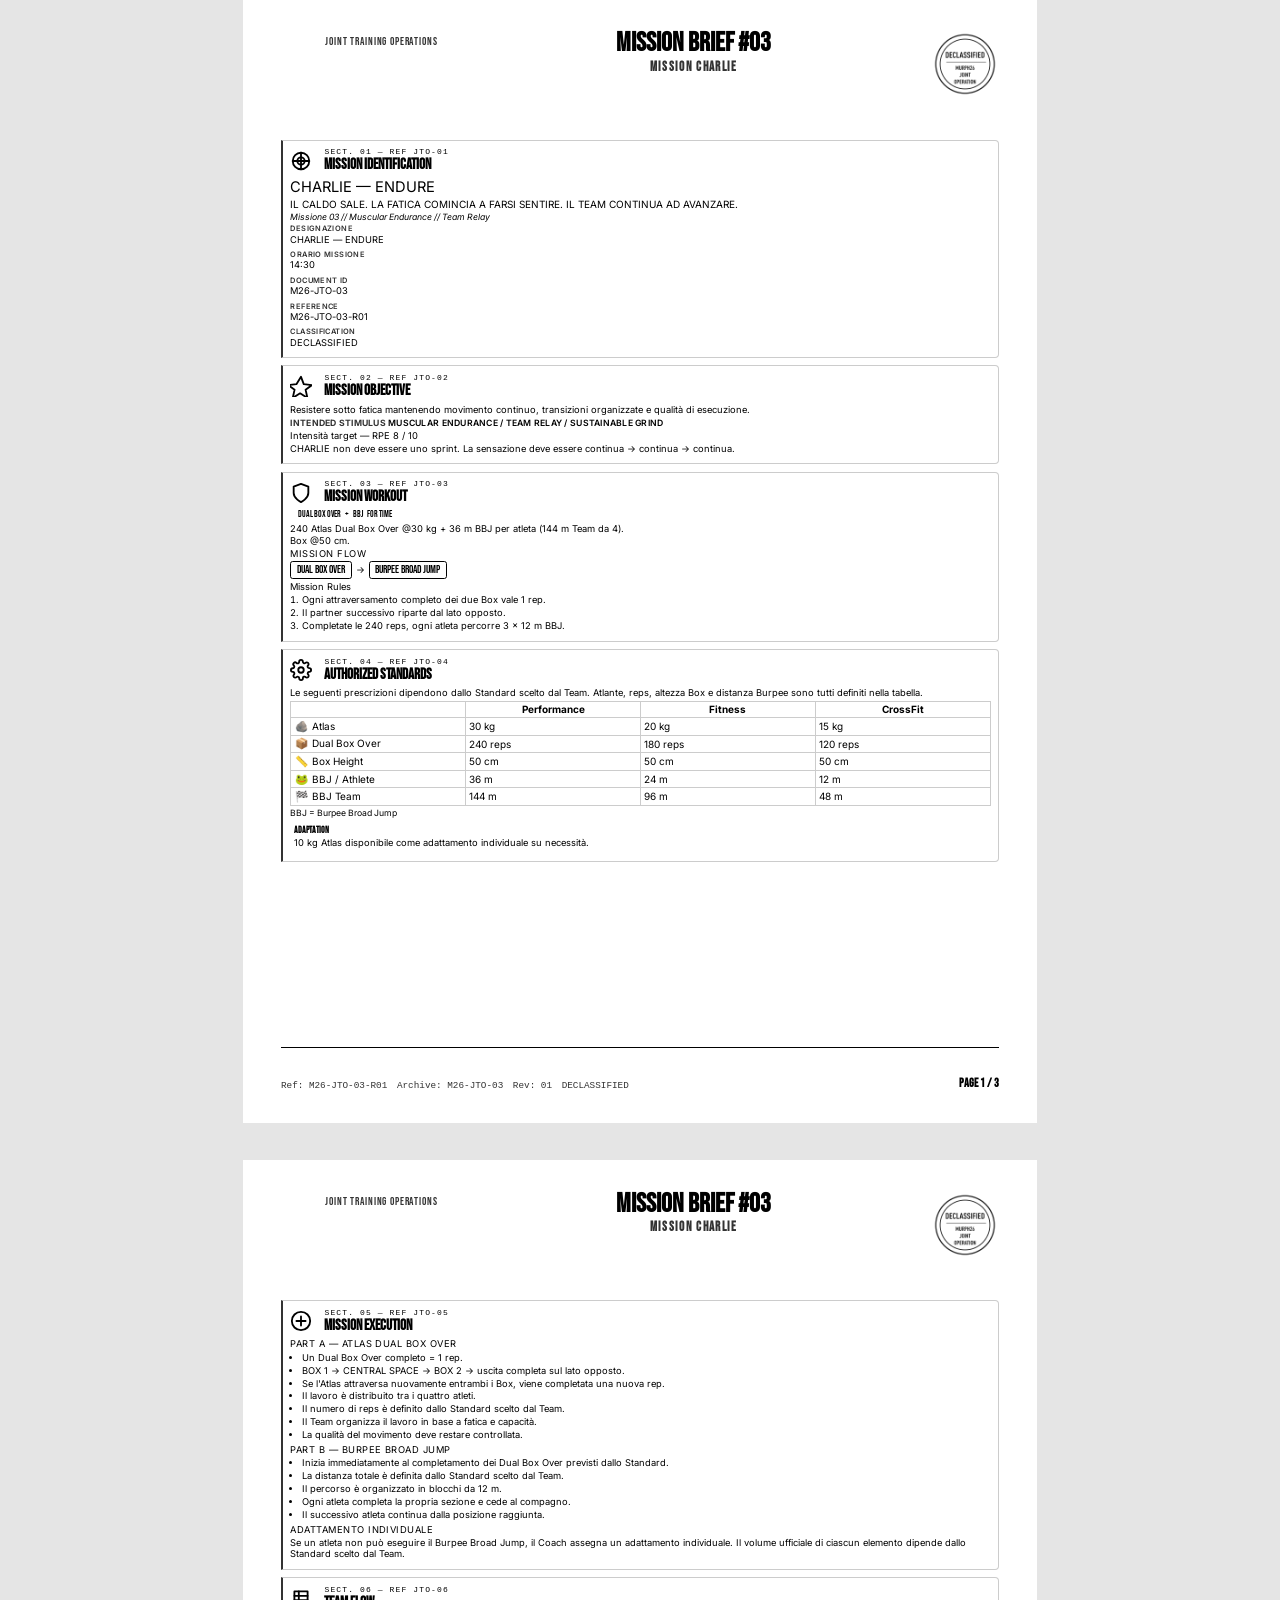
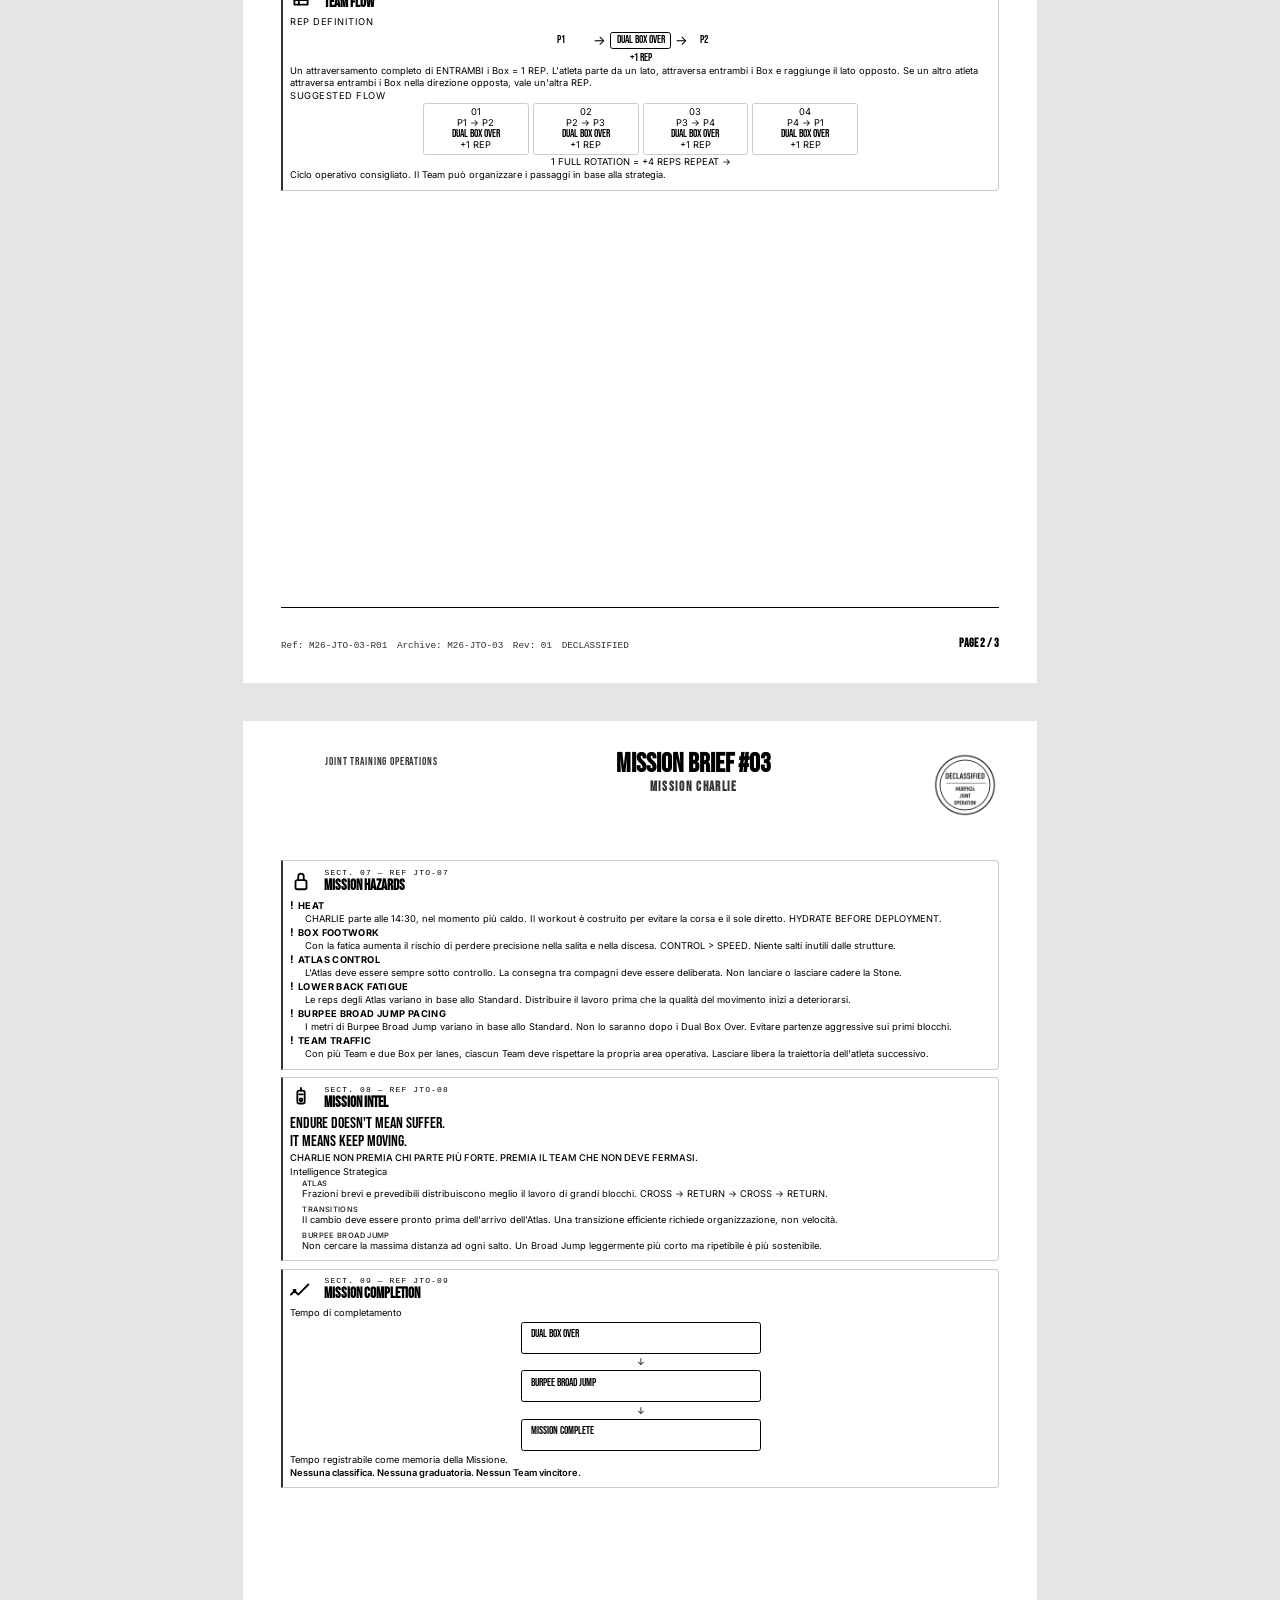
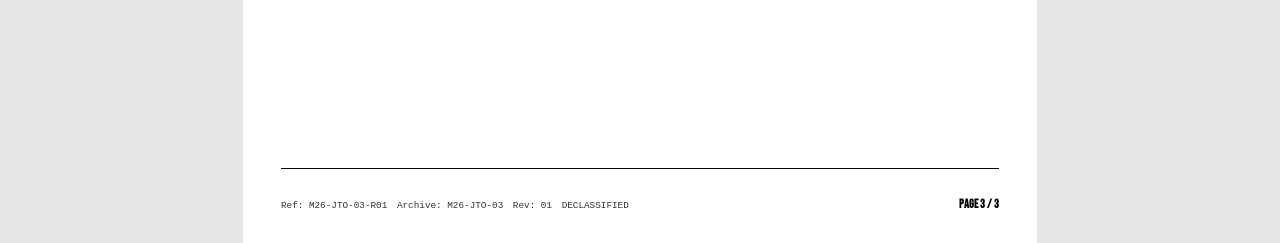
<file: mission-briefs/mission-03-print.html>
<!DOCTYPE html>
<html lang="it">
<head>
  <meta charset="UTF-8">
  <meta name="viewport" content="width=device-width, initial-scale=1.0">
  <title>MISSION BRIEF #03 | Print</title>
  <link rel="preconnect" href="https://fonts.googleapis.com">
  <link rel="preconnect" href="https://fonts.gstatic.com" crossorigin>
  <link href="https://fonts.googleapis.com/css2?family=Bebas+Neue&family=Inter:wght@300;400;500;600;700&display=swap" rel="stylesheet">
  <link rel="stylesheet" href="../css/print-dossier.css">
  <style>
    /* MB03 — explicit 3-page A4 artboards */
    body[data-mission="mission-03"] {
      margin: 0;
      padding: 0;
      background: #e5e5e5;
    }

    @page {
      size: A4 portrait;
      margin: 0;
    }

    body[data-mission="mission-03"] .print-document {
      display: block !important;
      width: 100%;
    }

    body[data-mission="mission-03"] .print-page {
      width: 210mm !important;
      height: 297mm !important;
      min-height: 297mm !important;
      max-height: 297mm !important;
      padding: 0 !important;
      margin: 0 auto 10mm;
      position: relative;
      overflow: hidden !important;
      break-after: page !important;
      page-break-after: always !important;
      break-inside: auto !important;
      page-break-inside: auto !important;
      background: #fff;
      box-sizing: border-box;
    }

    body[data-mission="mission-03"] .print-page:last-child {
      break-after: auto !important;
      page-break-after: auto !important;
      margin-bottom: 0;
    }

    body[data-mission="mission-03"] .print-header {
      position: absolute;
      top: 8mm;
      left: 10mm;
      right: 10mm;
      height: 25mm;
      margin: 0 !important;
      box-sizing: border-box;
      break-inside: avoid;
    }

    body[data-mission="mission-03"] .print-declassified-stamp {
      height: 18mm;
      width: auto;
      max-width: 40mm;
      object-fit: contain;
    }

    body[data-mission="mission-03"] .print-content {
      position: absolute;
      top: 37mm;
      left: 10mm;
      right: 10mm;
      bottom: 22mm;
      overflow: hidden;
      display: block !important;
      padding: 0;
      box-sizing: border-box;
    }

    body[data-mission="mission-03"] .mission-card {
      margin-bottom: 2mm !important;
      break-inside: avoid !important;
      page-break-inside: avoid !important;
      padding: 2mm !important;
    }

    body[data-mission="mission-03"] .mission-card:last-child {
      margin-bottom: 0 !important;
    }

    body[data-mission="mission-03"] .section-heading h3 {
      font-size: 15px !important;
      line-height: 1.05 !important;
      margin: 0;
    }

    body[data-mission="mission-03"] .section-ref {
      font-size: 8px !important;
      margin-bottom: 1px !important;
    }

    body[data-mission="mission-03"] .mission-card-body {
      font-size: 7pt !important;
      line-height: 1.25 !important;
    }

    body[data-mission="mission-03"] .mission-card-body p,
    body[data-mission="mission-03"] .mission-card-body li {
      margin-bottom: 0.08rem !important;
    }

    body[data-mission="mission-03"] .mission-rule-list,
    body[data-mission="mission-03"] .hazard-list,
    body[data-mission="mission-03"] .mission-intel {
      padding-left: 0.75rem !important;
      margin: 0.1rem 0 0 !important;
    }

    body[data-mission="mission-03"] .mission-rule-list li,
    body[data-mission="mission-03"] .hazard-list li,
    body[data-mission="mission-03"] .mission-intel div {
      margin-bottom: 0.05rem;
      break-inside: avoid;
      page-break-inside: avoid;
    }

    body[data-mission="mission-03"] .mission-codename {
      font-size: 11pt !important;
      margin-bottom: 0.1rem !important;
    }

    body[data-mission="mission-03"] .mission-narrative {
      font-size: 7.5pt !important;
      margin-bottom: 0.2rem !important;
    }

    body[data-mission="mission-03"] .mission-wod-headline {
      display: flex;
      align-items: baseline;
      flex-wrap: wrap;
      gap: 0.25rem;
      margin: 0.1rem 0 0.2rem !important;
    }

    body[data-mission="mission-03"] .mission-wod-description {
      margin-bottom: 0.15rem !important;
    }

    body[data-mission="mission-03"] .mission-flow {
      display: flex;
      flex-direction: row;
      align-items: center;
      flex-wrap: wrap;
      gap: 0.25rem;
      margin: 0.1rem 0 !important;
    }

    body[data-mission="mission-03"] .flow-step {
      font-family: 'Bebas Neue', sans-serif;
      font-size: 8pt;
      padding: 0.15rem 0.35rem;
      border: 0.5pt solid #000;
      border-radius: 2pt;
      line-height: 1;
    }

    body[data-mission="mission-03"] .flow-arrow--mobile {
      display: none !important;
    }

    body[data-mission="mission-03"] .flow-arrow--desktop {
      display: inline;
    }

    body[data-mission="mission-03"] .scaling-table {
      font-size: 7pt !important;
      width: 100%;
      border-collapse: collapse;
      margin: 0.1rem 0 0.15rem;
    }

    body[data-mission="mission-03"] .scaling-table th,
    body[data-mission="mission-03"] .scaling-table td {
      padding: 0.1rem 0.2rem !important;
      border: 0.5pt solid #ccc;
    }

    body[data-mission="mission-03"] .mission-example {
      margin: 0.2rem 0 0 !important;
      padding: 0.2rem !important;
    }

    body[data-mission="mission-03"] .mission-legend {
      margin: 0.1rem 0 0 !important;
      font-size: 6.5pt !important;
    }

    body[data-mission="mission-03"] .hazard-list {
      list-style: none;
      padding: 0 !important;
      margin: 0.1rem 0 0 !important;
    }

    body[data-mission="mission-03"] .hazard-entry {
      break-inside: avoid;
      page-break-inside: avoid;
      margin-bottom: 0.15rem;
      padding-left: 0;
    }

    body[data-mission="mission-03"] .hazard-title {
      display: flex;
      align-items: center;
      gap: 0.2rem;
      font-weight: 700;
      font-size: 7pt;
      text-transform: uppercase;
      letter-spacing: 0.04em;
      margin-bottom: 0.05rem;
    }

    body[data-mission="mission-03"] .hazard-icon {
      font-family: 'Inter', sans-serif;
      font-weight: 700;
      font-size: 8pt;
      color: #000;
    }

    body[data-mission="mission-03"] .hazard-text {
      font-size: 7pt;
      line-height: 1.25;
      color: #000;
      margin: 0 0 0 0.9rem;
    }

    body[data-mission="mission-03"] .mission-intel-statement {
      font-size: 12pt !important;
      line-height: 1.1 !important;
      margin-bottom: 0.1rem !important;
    }

    body[data-mission="mission-03"] .mission-intel-secondary {
      font-size: 7pt !important;
      margin-bottom: 0.2rem !important;
    }

    body[data-mission="mission-03"] .mission-important {
      font-size: 7pt !important;
      font-weight: 600;
      margin-bottom: 0 !important;
    }

    body[data-mission="mission-03"] .team-flow-row {
      display: flex;
      flex-direction: row;
      justify-content: center;
      align-items: center;
      gap: 0.25rem;
      padding: 0.15rem 0;
    }

    body[data-mission="mission-03"] .team-flow-athlete,
    body[data-mission="mission-03"] .team-flow-action,
    body[data-mission="mission-03"] .team-flow-rep {
      font-family: 'Bebas Neue', sans-serif;
      font-size: 8pt;
      line-height: 1;
    }

    body[data-mission="mission-03"] .team-flow-action {
      border: 0.5pt solid #000;
      border-radius: 2pt;
      padding: 0.15rem 0.35rem;
    }

    body[data-mission="mission-03"] .team-flow-rep {
      text-align: center;
      margin: 0.05rem 0 0.1rem;
    }

    body[data-mission="mission-03"] .rotation-flow {
      display: flex;
      flex-direction: row;
      flex-wrap: wrap;
      justify-content: center;
      gap: 0.25rem;
      margin: 0.1rem 0 0.15rem;
    }

    body[data-mission="mission-03"] .rotation-card {
      border: 0.5pt solid #ccc;
      border-radius: 2pt;
      padding: 0.15rem 0.3rem;
      text-align: center;
      min-width: 28mm;
    }

    body[data-mission="mission-03"] .rotation-label,
    body[data-mission="mission-03"] .rotation-teams,
    body[data-mission="mission-03"] .rotation-move,
    body[data-mission="mission-03"] .rotation-rep,
    body[data-mission="mission-03"] .rotation-summary {
      font-size: 7pt;
      line-height: 1.1;
    }

    body[data-mission="mission-03"] .rotation-move {
      font-family: 'Bebas Neue', sans-serif;
      font-size: 8pt;
    }

    body[data-mission="mission-03"] .rotation-summary {
      text-align: center;
      margin: 0.1rem 0;
    }

    body[data-mission="mission-03"] .mission-flow--completion {
      display: flex;
      flex-direction: column;
      align-items: center;
      gap: 0.15rem;
      margin: 0.2rem 0 !important;
    }

    body[data-mission="mission-03"] .print-footer {
      position: absolute;
      bottom: 8mm;
      left: 10mm;
      right: 10mm;
      height: 12mm;
      margin: 0 !important;
      box-sizing: border-box;
      font-size: 7pt;
    }

    body[data-mission="mission-03"] .print-footer__page {
      font-family: 'Bebas Neue', sans-serif;
      font-size: 9pt;
      color: #000;
    }

    body[data-mission="mission-03"] .print-footer__page::before {
      content: none !important;
    }

    @media print {
      body[data-mission="mission-03"] {
        background: #fff;
      }

      body[data-mission="mission-03"] .print-page {
        margin-bottom: 0;
        box-shadow: none;
      }
    }
  </style>
</head>
<body class="print-dossier" data-mission="mission-03">
  <div class="print-document">

    <section class="print-page" data-page="1">
      <header class="print-header">
        <div class="print-header-left">
          <img src="../assets/muprh-logo-font.svg" alt="Murph26" class="print-header__logo-mark">
          <span class="print-header__logo-wordmark">JOINT TRAINING OPERATIONS</span>
        </div>
        <div class="print-header-center">
          <div class="print-title-wrapper">
            <h1 class="print-header__title">MISSION BRIEF #03</h1>
            <h2 class="print-header__subtitle">MISSION CHARLIE</h2>
          </div>
        </div>
        <div class="print-header-right">
          <img src="../assets/declassified-print-document.png" alt="DECLASSIFIED" class="print-declassified-stamp">
        </div>
      </header>

      <div class="print-content">
        <article class='mission-card mission-card--info'>
          <div class="section-header">
            <div class="section-icon">
              <svg class='mission-card-icon' aria-hidden='true' viewBox='0 0 24 24' fill='none' xmlns='http://www.w3.org/2000/svg' stroke='currentColor' stroke-width='2' stroke-linecap='round' stroke-linejoin='round'><circle cx='12' cy='12' r='9'/><circle cx='12' cy='12' r='4'/><line x1='12' y1='3' x2='12' y2='21'/><line x1='3' y1='12' x2='21' y2='12'/></svg>
            </div>
            <div class="section-heading">
              <div class="section-ref">SECT. 01 — REF JTO-01</div>
              <h3>MISSION IDENTIFICATION</h3>
            </div>
          </div>
          <div class='mission-card-body'>
            <p class='mission-codename'>CHARLIE — ENDURE</p>
            <p class='mission-narrative'>IL CALDO SALE. LA FATICA COMINCIA A FARSI SENTIRE. IL TEAM CONTINUA AD AVANZARE.</p>
            <p class='mission-wod-note' style="font-size: 6.5pt; font-style: italic; margin: 0.1rem 0 0.15rem;">Missione 03 // Muscular Endurance // Team Relay</p>
            <dl class='mission-intel' style="padding-left: 0 !important; margin: 0.1rem 0 0 !important;">
              <div>
                <dt>Designazione</dt>
                <dd>CHARLIE — ENDURE</dd>
              </div>
              <div>
                <dt>Orario Missione</dt>
                <dd>14:30</dd>
              </div>
              <div>
                <dt>Document ID</dt>
                <dd>M26-JTO-03</dd>
              </div>
              <div>
                <dt>Reference</dt>
                <dd>M26-JTO-03-R01</dd>
              </div>
              <div>
                <dt>Classification</dt>
                <dd>DECLASSIFIED</dd>
              </div>
            </dl>
          </div>
        </article>

        <article class='mission-card mission-card--info'>
          <div class="section-header">
            <div class="section-icon">
              <svg class='mission-card-icon' aria-hidden='true' viewBox='0 0 24 24' fill='none' xmlns='http://www.w3.org/2000/svg' stroke='currentColor' stroke-width='2' stroke-linecap='round' stroke-linejoin='round'><path d='M12 2l3 8 9 1-7 5 2 9-8-5-8 5 2-9-7-5 9-1Z'/></svg>
            </div>
            <div class="section-heading">
              <div class="section-ref">SECT. 02 — REF JTO-02</div>
              <h3>MISSION OBJECTIVE</h3>
            </div>
          </div>
          <div class='mission-card-body'>
            <p class='mission-objective-copy'>Resistere sotto fatica mantenendo movimento continuo, transizioni organizzate e qualità di esecuzione.</p>
            <p class='mission-intended-stimulus' style="font-size: 6.5pt; font-weight: 600; letter-spacing: 0.03em; margin: 0.15rem 0;"><strong>INTENDED STIMULUS</strong> MUSCULAR ENDURANCE / TEAM RELAY / SUSTAINABLE GRIND</p>
            <p class='mission-rule-title' style="white-space: nowrap; margin-bottom: 0.05rem;">Intensità target — RPE 8 / 10</p>
            <p class='mission-objective-copy' style="margin-bottom: 0;">CHARLIE non deve essere uno sprint. La sensazione deve essere continua → continua → continua.</p>
          </div>
        </article>

        <article class='mission-card mission-card--full mission-card--critical'>
          <div class="section-header">
            <div class="section-icon">
              <svg class='mission-card-icon' aria-hidden='true' viewBox='0 0 24 24' fill='none' xmlns='http://www.w3.org/2000/svg' stroke='currentColor' stroke-width='2' stroke-linecap='round' stroke-linejoin='round'><path d='M12 22s8-4 8-10V5l-8-3-8 3v7c0 6 8 10 8 10z'/></svg>
            </div>
            <div class="section-heading">
              <div class="section-ref">SECT. 03 — REF JTO-03</div>
              <h3>MISSION WORKOUT</h3>
            </div>
          </div>
          <div class='mission-card-body'>
            <div class='mission-wod-headline'>
              <span class='wod-icon' aria-hidden='true' data-wod-icon='box-over'></span><span class='wod-icon wod-icon--secondary' aria-hidden='true' data-wod-icon='broad-jump'></span>
              <span class='wod-label'>DUAL BOX OVER</span>
              <span class='wod-join'>+</span>
              <span class='wod-label'>BBJ</span>
              <span class='wod-time'>FOR TIME</span>
            </div>

            <p class='mission-wod-description'>240 Atlas Dual Box Over @30 kg + 36 m BBJ per atleta (144 m Team da 4).<br>Box @50 cm.</p>

            <p class='mission-rule-title' style="text-transform: uppercase; letter-spacing: 0.05em; text-align: left; margin: 0 0 0.1rem;">Mission Flow</p>
            <div class='mission-flow mission-flow--mb03'>
              <div class='flow-step'>DUAL BOX OVER</div>
              <span class='flow-arrow flow-arrow--desktop' aria-hidden='true'>→</span>
              <span class='flow-arrow flow-arrow--mobile' aria-hidden='true'>↓</span>
              <div class='flow-step'>BURPEE BROAD JUMP</div>
            </div>

            <p class='mission-rule-title' style="margin: 0.15rem 0 0.1rem;">Mission Rules</p>
            <ol class='mission-rule-list'>
              <li>Ogni attraversamento completo dei due Box vale 1 rep.</li>
              <li>Il partner successivo riparte dal lato opposto.</li>
              <li>Completate le 240 reps, ogni atleta percorre 3 × 12 m BBJ.</li>
            </ol>
          </div>
        </article>

        <article class='mission-card mission-card--full mission-card--info'>
          <div class="section-header">
            <div class="section-icon">
              <svg class='mission-card-icon' aria-hidden='true' viewBox='0 0 24 24' fill='none' xmlns='http://www.w3.org/2000/svg' stroke='currentColor' stroke-width='2' stroke-linecap='round' stroke-linejoin='round'><circle cx='12' cy='12' r='3'/><path d='M19.4 15a1.65 1.65 0 0 0 .33 1.82l.06.06a2 2 0 1 1-2.83 2.83l-.06-.06a1.65 1.65 0 0 0-1.82-.33 1.65 1.65 0 0 0-1 1.51V21a2 2 0 0 1-4 0v-.09A1.65 1.65 0 0 0 9 19.4a1.65 1.65 0 0 0-1.82.33l-.06.06a2 2 0 1 1-2.83-2.83l.06-.06a1.65 1.65 0 0 0 .33-1.82 1.65 1.65 0 0 0-1.51-1H3a2 2 0 0 1 0-4h.09A1.65 1.65 0 0 0 4.6 9a1.65 1.65 0 0 0-.33-1.82l-.06-.06a2 2 0 1 1 2.83-2.83l.06.06a1.65 1.65 0 0 0 1.82.33H9a1.65 1.65 0 0 0 1-1.51V3a2 2 0 0 1 4 0v.09a1.65 1.65 0 0 0 1 1.51 1.65 1.65 0 0 0 1.82-.33l.06-.06a2 2 0 1 1 2.83 2.83l-.06.06a1.65 1.65 0 0 0-.33 1.82V9a1.65 1.65 0 0 0 1.51 1H21a2 2 0 0 1 0 4h-.09a1.65 1.65 0 0 0-1.51 1z'/></svg>
            </div>
            <div class="section-heading">
              <div class="section-ref">SECT. 04 — REF JTO-04</div>
              <h3>AUTHORIZED STANDARDS</h3>
            </div>
          </div>
          <div class='mission-card-body'>
            <p class='mission-objective-copy' style="margin-bottom: 0.2rem;">Le seguenti prescrizioni dipendono dallo Standard scelto dal Team. Atlante, reps, altezza Box e distanza Burpee sono tutti definiti nella tabella.</p>

            <div class='scaling-desktop' style="width: 100%; max-width: 100%;">
              <table class='scaling-table mb03-scaling-table js-scaling-table' style="width: 100%;">
                <thead>
                  <tr>
                    <th style='width: 25%;'></th>
                    <th style='width: 25%;'>Performance</th>
                    <th style='width: 25%;'>Fitness</th>
                    <th style='width: 25%;'>CrossFit</th>
                  </tr>
                </thead>
                <tbody>
                  <tr>
                    <td><span class='table-icon' aria-hidden='true'>🪨</span> Atlas</td>
                    <td>30 kg</td>
                    <td>20 kg</td>
                    <td>15 kg</td>
                  </tr>
                  <tr>
                    <td><span class='table-icon' aria-hidden='true'>📦</span> Dual Box Over</td>
                    <td>240 reps</td>
                    <td>180 reps</td>
                    <td>120 reps</td>
                  </tr>
                  <tr>
                    <td><span class='table-icon' aria-hidden='true'>📏</span> Box Height</td>
                    <td>50 cm</td>
                    <td>50 cm</td>
                    <td>50 cm</td>
                  </tr>
                  <tr>
                    <td><span class='table-icon' aria-hidden='true'>🐸</span> BBJ / Athlete</td>
                    <td>36 m</td>
                    <td>24 m</td>
                    <td>12 m</td>
                  </tr>
                  <tr>
                    <td><span class='table-icon' aria-hidden='true'>🏁</span> BBJ Team</td>
                    <td>144 m</td>
                    <td>96 m</td>
                    <td>48 m</td>
                  </tr>
                </tbody>
              </table>
              <p class='mission-legend'>BBJ = Burpee Broad Jump</p>
            </div>

            <div class='mission-example' style="margin-top: 0.2rem; margin-bottom: 0;">
              <p class='mission-example-label' style="font-weight: 600; font-size: 7pt; margin-bottom: 0.05rem;">Adaptation</p>
              <p class='mission-objective-copy' style="margin-bottom: 0;">10 kg Atlas disponibile come adattamento individuale su necessità.</p>
            </div>
          </div>
        </article>
      </div>

      <footer class="print-footer" data-total="3">
        <ul class="print-footer__meta">
          <li>Ref: M26-JTO-03-R01</li>
          <li>Archive: M26-JTO-03</li>
          <li>Rev: 01</li>
          <li>DECLASSIFIED</li>
        </ul>
        <span class="print-footer__page">PAGE 1 / 3</span>
      </footer>
    </section>

    <section class="print-page" data-page="2">
      <header class="print-header">
        <div class="print-header-left">
          <img src="../assets/muprh-logo-font.svg" alt="Murph26" class="print-header__logo-mark">
          <span class="print-header__logo-wordmark">JOINT TRAINING OPERATIONS</span>
        </div>
        <div class="print-header-center">
          <div class="print-title-wrapper">
            <h1 class="print-header__title">MISSION BRIEF #03</h1>
            <h2 class="print-header__subtitle">MISSION CHARLIE</h2>
          </div>
        </div>
        <div class="print-header-right">
          <img src="../assets/declassified-print-document.png" alt="DECLASSIFIED" class="print-declassified-stamp">
        </div>
      </header>

      <div class="print-content">
        <article class='mission-card mission-card--full mission-card--critical'>
          <div class="section-header">
            <div class="section-icon">
              <svg class='mission-card-icon' aria-hidden='true' viewBox='0 0 24 24' fill='none' xmlns='http://www.w3.org/2000/svg' stroke='currentColor' stroke-width='2' stroke-linecap='round' stroke-linejoin='round'><circle cx='12' cy='12' r='10'/><path d='M12 7v10M7 12h10'/></svg>
            </div>
            <div class="section-heading">
              <div class="section-ref">SECT. 05 — REF JTO-05</div>
              <h3>MISSION EXECUTION</h3>
            </div>
          </div>
          <div class='mission-card-body'>
            <p class='mission-rule-title' style="text-transform: uppercase; letter-spacing: 0.05em; text-align: left; margin: 0 0 0.1rem;">Part A — Atlas Dual Box Over</p>
            <ul class='mission-rule-list'>
              <li>Un Dual Box Over completo = 1 rep.</li>
              <li>BOX 1 → CENTRAL SPACE → BOX 2 → uscita completa sul lato opposto.</li>
              <li>Se l'Atlas attraversa nuovamente entrambi i Box, viene completata una nuova rep.</li>
              <li>Il lavoro è distribuito tra i quattro atleti.</li>
              <li>Il numero di reps è definito dallo Standard scelto dal Team.</li>
              <li>Il Team organizza il lavoro in base a fatica e capacità.</li>
              <li>La qualità del movimento deve restare controllata.</li>
            </ul>

            <p class='mission-rule-title' style="text-transform: uppercase; letter-spacing: 0.05em; text-align: left; margin: 0.2rem 0 0.1rem;">Part B — Burpee Broad Jump</p>
            <ul class='mission-rule-list'>
              <li>Inizia immediatamente al completamento dei Dual Box Over previsti dallo Standard.</li>
              <li>La distanza totale è definita dallo Standard scelto dal Team.</li>
              <li>Il percorso è organizzato in blocchi da 12 m.</li>
              <li>Ogni atleta completa la propria sezione e cede al compagno.</li>
              <li>Il successivo atleta continua dalla posizione raggiunta.</li>
            </ul>

            <p class='mission-rule-title' style="text-transform: uppercase; letter-spacing: 0.05em; text-align: left; margin: 0.2rem 0 0.1rem;">Adattamento Individuale</p>
            <p class='mission-objective-copy' style="margin-bottom: 0;">Se un atleta non può eseguire il Burpee Broad Jump, il Coach assegna un adattamento individuale. Il volume ufficiale di ciascun elemento dipende dallo Standard scelto dal Team.</p>
          </div>
        </article>

        <article class='mission-card mission-card--full mission-card--critical'>
          <div class="section-header">
            <div class="section-icon">
              <svg class='mission-card-icon' aria-hidden='true' viewBox='0 0 24 24' fill='none' xmlns='http://www.w3.org/2000/svg' stroke='currentColor' stroke-width='2' stroke-linecap='round' stroke-linejoin='round'><path d='M4.8 4.8h14.4v14.4H4.8z'/><path d='M9.6 4.8v14.4M4.8 9.6h14.4M4.8 14.4h14.4'/></svg>
            </div>
            <div class="section-heading">
              <div class="section-ref">SECT. 06 — REF JTO-06</div>
              <h3>TEAM FLOW</h3>
            </div>
          </div>
          <div class='mission-card-body'>
            <p class='mission-rule-title' style="text-transform: uppercase; letter-spacing: 0.05em; text-align: left; margin: 0 0 0.1rem;">Rep Definition</p>
            <div class='team-flow team-flow--rep'>
              <div class='team-flow-row'>
                <div class='team-flow-athlete'>P1</div>
                <span class='team-flow-arrow' aria-hidden='true'>→</span>
                <span class='team-flow-action team-flow-action--movement'>DUAL BOX OVER</span>
                <span class='team-flow-arrow' aria-hidden='true'>→</span>
                <div class='team-flow-athlete'>P2</div>
              </div>
              <p class='team-flow-rep'>+1 REP</p>
            </div>
            <p class='mission-objective-copy' style="margin: 0.1rem 0 0.2rem;">Un attraversamento completo di ENTRAMBI i Box = 1 REP. L'atleta parte da un lato, attraversa entrambi i Box e raggiunge il lato opposto. Se un altro atleta attraversa entrambi i Box nella direzione opposta, vale un'altra REP.</p>

            <p class='mission-rule-title' style="text-transform: uppercase; letter-spacing: 0.05em; text-align: left; margin: 0 0 0.1rem;">Suggested Flow</p>
            <div class='rotation-flow'>
              <div class='rotation-card'>
                <span class='rotation-label'>01</span>
                <div class='rotation-teams'>P1 <span class='rotation-arrow' aria-hidden='true'>→</span> P2</div>
                <div class='rotation-move'>DUAL BOX OVER</div>
                <p class='rotation-rep'>+1 REP</p>
              </div>
              <div class='rotation-card'>
                <span class='rotation-label'>02</span>
                <div class='rotation-teams'>P2 <span class='rotation-arrow' aria-hidden='true'>→</span> P3</div>
                <div class='rotation-move'>DUAL BOX OVER</div>
                <p class='rotation-rep'>+1 REP</p>
              </div>
              <div class='rotation-card'>
                <span class='rotation-label'>03</span>
                <div class='rotation-teams'>P3 <span class='rotation-arrow' aria-hidden='true'>→</span> P4</div>
                <div class='rotation-move'>DUAL BOX OVER</div>
                <p class='rotation-rep'>+1 REP</p>
              </div>
              <div class='rotation-card'>
                <span class='rotation-label'>04</span>
                <div class='rotation-teams'>P4 <span class='rotation-arrow' aria-hidden='true'>→</span> P1</div>
                <div class='rotation-move'>DUAL BOX OVER</div>
                <p class='rotation-rep'>+1 REP</p>
              </div>
            </div>
            <p class='rotation-summary'>1 FULL ROTATION = +4 REPS <span class='rotation-loop' aria-hidden='true'>REPEAT →</span></p>
            <p class='mission-objective-copy' style="margin: 0.1rem 0 0;">Ciclo operativo consigliato. Il Team può organizzare i passaggi in base alla strategia.</p>
          </div>
        </article>
      </div>

      <footer class="print-footer" data-total="3">
        <ul class="print-footer__meta">
          <li>Ref: M26-JTO-03-R01</li>
          <li>Archive: M26-JTO-03</li>
          <li>Rev: 01</li>
          <li>DECLASSIFIED</li>
        </ul>
        <span class="print-footer__page">PAGE 2 / 3</span>
      </footer>
    </section>

    <section class="print-page" data-page="3">
      <header class="print-header">
        <div class="print-header-left">
          <img src="../assets/muprh-logo-font.svg" alt="Murph26" class="print-header__logo-mark">
          <span class="print-header__logo-wordmark">JOINT TRAINING OPERATIONS</span>
        </div>
        <div class="print-header-center">
          <div class="print-title-wrapper">
            <h1 class="print-header__title">MISSION BRIEF #03</h1>
            <h2 class="print-header__subtitle">MISSION CHARLIE</h2>
          </div>
        </div>
        <div class="print-header-right">
          <img src="../assets/declassified-print-document.png" alt="DECLASSIFIED" class="print-declassified-stamp">
        </div>
      </header>

      <div class="print-content">
        <article class='mission-card mission-card--full mission-card--critical'>
          <div class="section-header">
            <div class="section-icon">
              <svg class='mission-card-icon' aria-hidden='true' viewBox='0 0 24 24' fill='none' xmlns='http://www.w3.org/2000/svg' stroke='currentColor' stroke-width='2' stroke-linecap='round' stroke-linejoin='round'><rect x='6' y='11' width='12' height='10' rx='2'/><path d='M9 11V7a3 3 0 0 1 6 0v4'/></svg>
            </div>
            <div class="section-heading">
              <div class="section-ref">SECT. 07 — REF JTO-07</div>
              <h3>MISSION HAZARDS</h3>
            </div>
          </div>
          <div class='mission-card-body'>
            <ul class='hazard-list'>
              <li class='hazard-entry'>
                <div class='hazard-title'><span class='hazard-icon'>!</span> Heat</div>
                <p class='hazard-text'>CHARLIE parte alle 14:30, nel momento più caldo. Il workout è costruito per evitare la corsa e il sole diretto. HYDRATE BEFORE DEPLOYMENT.</p>
              </li>
              <li class='hazard-entry'>
                <div class='hazard-title'><span class='hazard-icon'>!</span> Box Footwork</div>
                <p class='hazard-text'>Con la fatica aumenta il rischio di perdere precisione nella salita e nella discesa. CONTROL &gt; SPEED. Niente salti inutili dalle strutture.</p>
              </li>
              <li class='hazard-entry'>
                <div class='hazard-title'><span class='hazard-icon'>!</span> Atlas Control</div>
                <p class='hazard-text'>L'Atlas deve essere sempre sotto controllo. La consegna tra compagni deve essere deliberata. Non lanciare o lasciare cadere la Stone.</p>
              </li>
              <li class='hazard-entry'>
                <div class='hazard-title'><span class='hazard-icon'>!</span> Lower Back Fatigue</div>
                <p class='hazard-text'>Le reps degli Atlas variano in base allo Standard. Distribuire il lavoro prima che la qualità del movimento inizi a deteriorarsi.</p>
              </li>
              <li class='hazard-entry'>
                <div class='hazard-title'><span class='hazard-icon'>!</span> Burpee Broad Jump Pacing</div>
                <p class='hazard-text'>I metri di Burpee Broad Jump variano in base allo Standard. Non lo saranno dopo i Dual Box Over. Evitare partenze aggressive sui primi blocchi.</p>
              </li>
              <li class='hazard-entry'>
                <div class='hazard-title'><span class='hazard-icon'>!</span> Team Traffic</div>
                <p class='hazard-text'>Con più Team e due Box per lanes, ciascun Team deve rispettare la propria area operativa. Lasciare libera la traiettoria dell'atleta successivo.</p>
              </li>
            </ul>
          </div>
        </article>

        <article class='mission-card mission-card--info'>
          <div class="section-header">
            <div class="section-icon">
              <svg class='mission-card-icon' aria-hidden='true' viewBox='0 0 24 24' fill='none' xmlns='http://www.w3.org/2000/svg' stroke='currentColor' stroke-width='2' stroke-linecap='round' stroke-linejoin='round'><rect x='8' y='4' width='8' height='14' rx='2'/><line x1='12' y1='4' x2='12' y2='1'/><line x1='10' y1='8' x2='14' y2='8'/><circle cx='12' cy='14' r='1.5'/></svg>
            </div>
            <div class="section-heading">
              <div class="section-ref">SECT. 08 — REF JTO-08</div>
              <h3>MISSION INTEL</h3>
            </div>
          </div>
          <div class='mission-card-body'>
            <p class='mission-intel-statement'>ENDURE DOESN'T MEAN SUFFER.<br>IT MEANS KEEP MOVING.</p>
            <p class='mission-intel-secondary'>CHARLIE NON PREMIA CHI PARTE PIÙ FORTE. PREMIA IL TEAM CHE NON DEVE FERMASI.</p>

            <p class='mission-rule-title' style="text-align: left; margin: 0.15rem 0 0.1rem;">Intelligence Strategica</p>
            <dl class='mission-intel'>
              <div>
                <dt>Atlas</dt>
                <dd>Frazioni brevi e prevedibili distribuiscono meglio il lavoro di grandi blocchi. CROSS → RETURN → CROSS → RETURN.</dd>
              </div>
              <div>
                <dt>Transitions</dt>
                <dd>Il cambio deve essere pronto prima dell'arrivo dell'Atlas. Una transizione efficiente richiede organizzazione, non velocità.</dd>
              </div>
              <div>
                <dt>Burpee Broad Jump</dt>
                <dd>Non cercare la massima distanza ad ogni salto. Un Broad Jump leggermente più corto ma ripetibile è più sostenibile.</dd>
              </div>
            </dl>
          </div>
        </article>

        <article class='mission-card mission-card--info'>
          <div class="section-header">
            <div class="section-icon">
              <svg class='mission-card-icon' aria-hidden='true' viewBox='0 0 24 24' fill='none' xmlns='http://www.w3.org/2000/svg' stroke='currentColor' stroke-width='2' stroke-linecap='round' stroke-linejoin='round'><path d='M20 6L9 17l-5-5M6 12l-5 5'/></svg>
            </div>
            <div class="section-heading">
              <div class="section-ref">SECT. 09 — REF JTO-09</div>
              <h3>MISSION COMPLETION</h3>
            </div>
          </div>
          <div class='mission-card-body'>
            <p class='mission-rule-title' style="text-align: left; margin: 0 0 0.1rem;">Tempo di completamento</p>
            <div class='mission-flow mission-flow--mb03 mission-flow--completion'>
              <div class='flow-step'>DUAL BOX OVER</div>
              <span class='flow-arrow' aria-hidden='true'>↓</span>
              <div class='flow-step'>BURPEE BROAD JUMP</div>
              <span class='flow-arrow' aria-hidden='true'>↓</span>
              <div class='flow-step'>MISSION COMPLETE</div>
            </div>
            <p class='mission-objective-copy' style="margin-bottom: 0.1rem;">Tempo registrabile come memoria della Missione.</p>

            <p class='mission-important'>Nessuna classifica. Nessuna graduatoria. Nessun Team vincitore.</p>
          </div>
        </article>
      </div>

      <footer class="print-footer" data-total="3">
        <ul class="print-footer__meta">
          <li>Ref: M26-JTO-03-R01</li>
          <li>Archive: M26-JTO-03</li>
          <li>Rev: 01</li>
          <li>DECLASSIFIED</li>
        </ul>
        <span class="print-footer__page">PAGE 3 / 3</span>
      </footer>
    </section>
  </div>

  <script src="../js/print-frame.js"></script>
</body>
</html>
</file>
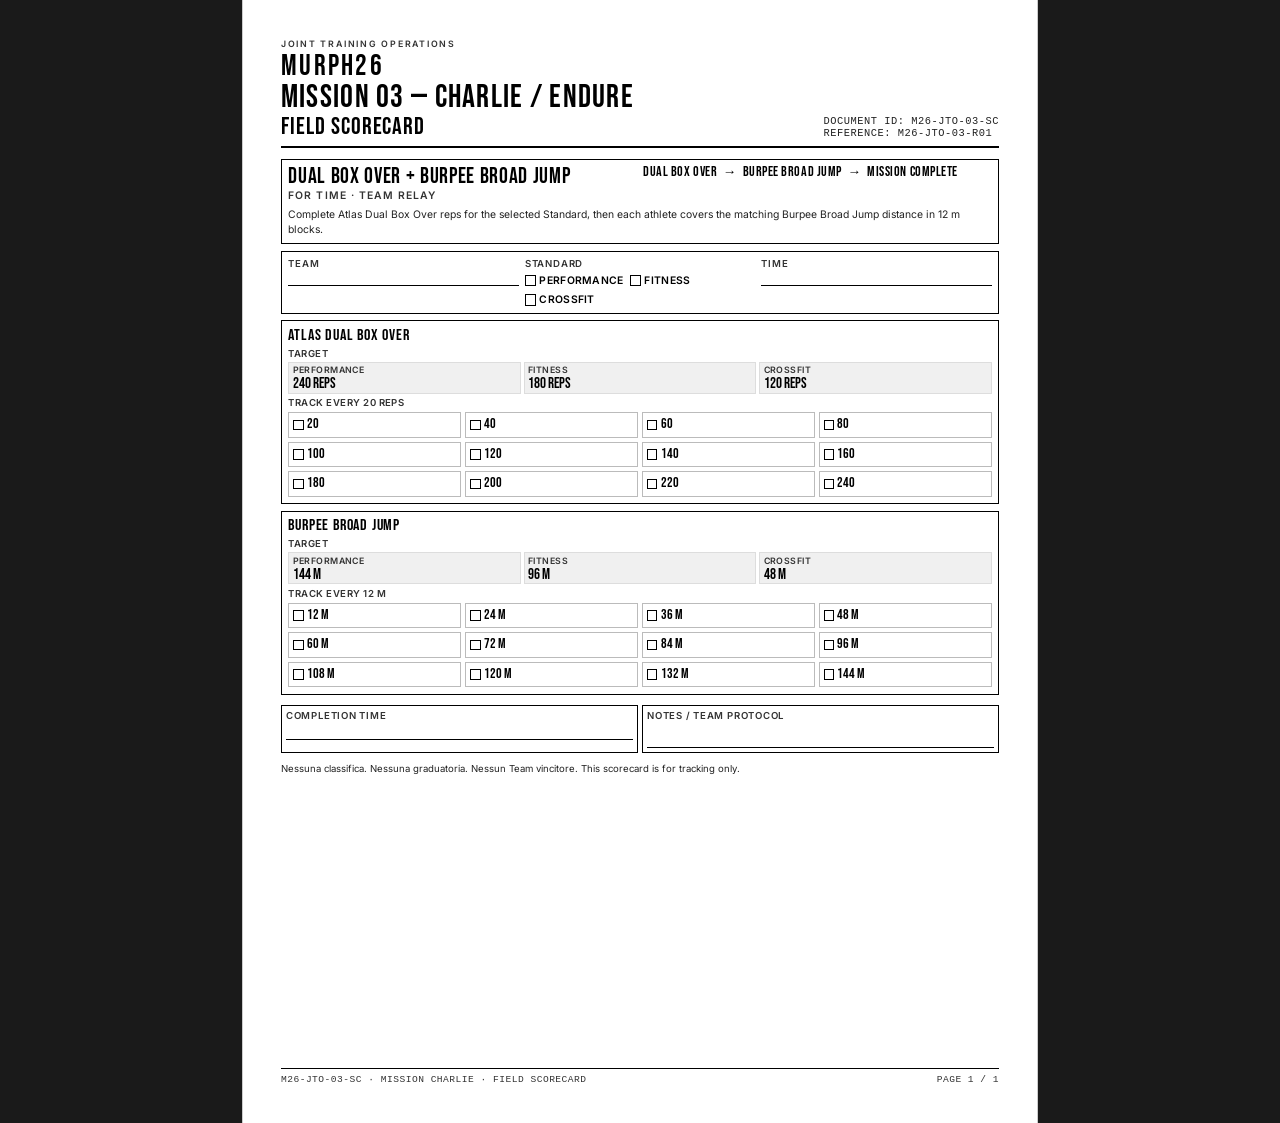
<file: mission-briefs/mission-03-scorecard.html>
<!DOCTYPE html>
<html lang='it'>
<head>
  <meta charset='UTF-8'>
  <meta name='viewport' content='width=device-width, initial-scale=1.0'>
  <title>Mission 03 — Charlie Endure | Field Scorecard</title>
  <link rel='preconnect' href='https://fonts.googleapis.com'>
  <link rel='preconnect' href='https://fonts.gstatic.com' crossorigin>
  <link href='https://fonts.googleapis.com/css2?family=Bebas+Neue&family=Inter:wght@300;400;500;600;700&display=swap' rel='stylesheet'>
  <style>
    :root {
      --black: #000000;
      --white: #ffffff;
      --grey: #f0f0f0;
      --line: #000000;
    }

    * {
      box-sizing: border-box;
      margin: 0;
      padding: 0;
    }

    @page {
      size: A4 portrait;
      margin: 0;
    }

    body {
      font-family: 'Inter', sans-serif;
      background-color: #1a1a1a;
      color: var(--black);
      -webkit-font-smoothing: antialiased;
    }

    .scorecard-page {
      width: 210mm;
      min-height: 297mm;
      margin: 0 auto;
      padding: 10mm;
      background-color: var(--white);
      box-shadow: 0 0 0 1px #ccc;
      display: flex;
      flex-direction: column;
      gap: 0.4rem;
    }

    @media print {
      body {
        background-color: var(--white);
      }

      .scorecard-page {
        box-shadow: none;
        margin: 0;
        width: 100%;
        min-height: 100vh;
      }
    }

    .sc-header {
      border-bottom: 1.5pt solid var(--line);
      padding-bottom: 0.4rem;
      margin-bottom: 0.3rem;
    }

    .sc-brand {
      font-family: 'Bebas Neue', sans-serif;
      font-size: 1.8rem;
      letter-spacing: 0.08em;
      line-height: 1;
    }

    .sc-unit {
      font-size: 0.55rem;
      font-weight: 600;
      letter-spacing: 0.2em;
      text-transform: uppercase;
      color: #333;
      margin-bottom: 0.25rem;
    }

    .sc-meta-row {
      display: flex;
      justify-content: space-between;
      align-items: flex-end;
      gap: 1rem;
      flex-wrap: wrap;
    }

    .sc-mission {
      font-family: 'Bebas Neue', sans-serif;
      font-size: 2rem;
      letter-spacing: 0.04em;
      line-height: 1;
    }

    .sc-doc-id,
    .sc-reference {
      font-family: 'Courier New', monospace;
      font-size: 0.65rem;
      letter-spacing: 0.05em;
      text-transform: uppercase;
      color: #222;
    }

    .sc-title {
      font-family: 'Bebas Neue', sans-serif;
      font-size: 1.5rem;
      letter-spacing: 0.04em;
      margin-top: 0.1rem;
      line-height: 1;
    }

    .sc-presc {
      border: 1pt solid var(--line);
      padding: 0.4rem;
      display: grid;
      grid-template-columns: 1fr 1fr;
      gap: 0.4rem;
      align-items: start;
    }

    .sc-presc-main {
      font-family: 'Bebas Neue', sans-serif;
      font-size: 1.4rem;
      letter-spacing: 0.03em;
      line-height: 1;
    }

    .sc-presc-sub {
      font-size: 0.65rem;
      font-weight: 600;
      letter-spacing: 0.1em;
      text-transform: uppercase;
      color: #333;
    }

    .sc-presc-flow {
      font-family: 'Bebas Neue', sans-serif;
      font-size: 0.85rem;
      letter-spacing: 0.04em;
      display: flex;
      flex-wrap: wrap;
      align-items: center;
      gap: 0.35rem;
      line-height: 1;
    }

    .sc-presc-note {
      grid-column: 1 / -1;
      font-size: 0.65rem;
      line-height: 1.4;
      color: #222;
    }

    .sc-meta-grid {
      display: grid;
      grid-template-columns: repeat(3, 1fr);
      gap: 0.4rem;
      border: 1pt solid var(--line);
      padding: 0.4rem;
    }

    .sc-meta-item {
      display: flex;
      flex-direction: column;
      gap: 0.15rem;
    }

    .sc-meta-label {
      font-size: 0.6rem;
      font-weight: 600;
      letter-spacing: 0.08em;
      text-transform: uppercase;
      color: #333;
    }

    .sc-meta-line {
      border-bottom: 1pt solid var(--line);
      min-height: 0.9rem;
    }

    .sc-checkbox {
      display: inline-flex;
      align-items: center;
      justify-content: center;
      width: 0.7rem;
      height: 0.7rem;
      border: 1pt solid var(--line);
      flex-shrink: 0;
      font-size: 0.55rem;
    }

    .sc-standard-options {
      display: flex;
      gap: 0.4rem;
      flex-wrap: wrap;
      margin-top: 0.15rem;
    }

    .sc-standard-option {
      display: flex;
      align-items: center;
      gap: 0.2rem;
      font-size: 0.65rem;
      font-weight: 600;
      text-transform: uppercase;
      letter-spacing: 0.03em;
    }

    .sc-section {
      border: 1pt solid var(--line);
      padding: 0.4rem;
    }

    .sc-section-title {
      font-family: 'Bebas Neue', sans-serif;
      font-size: 1rem;
      letter-spacing: 0.05em;
      margin-bottom: 0.25rem;
      line-height: 1;
    }

    .sc-section-sub {
      font-size: 0.6rem;
      font-weight: 600;
      letter-spacing: 0.05em;
      text-transform: uppercase;
      color: #333;
      margin-bottom: 0.2rem;
    }

    .sc-targets {
      display: grid;
      grid-template-columns: repeat(3, 1fr);
      gap: 0.2rem;
      margin: 0.2rem 0;
    }

    .sc-target {
      display: flex;
      flex-direction: column;
      gap: 0.05rem;
      padding: 0.1rem 0.2rem;
      background: var(--grey);
      border: 0.5pt solid #ddd;
    }

    .sc-target-label {
      font-size: 0.55rem;
      font-weight: 600;
      text-transform: uppercase;
      letter-spacing: 0.05em;
      color: #333;
    }

    .sc-target-value {
      font-family: 'Bebas Neue', sans-serif;
      font-size: 0.95rem;
      line-height: 1;
    }

    .sc-checklist {
      list-style: none;
      display: grid;
      grid-template-columns: repeat(4, 1fr);
      gap: 0.25rem;
      margin-top: 0.25rem;
    }

    .sc-checklist-item {
      display: flex;
      align-items: center;
      gap: 0.2rem;
      border: 0.5pt solid #bbb;
      padding: 0.2rem 0.25rem;
      font-size: 0.75rem;
      min-height: 1.6rem;
    }

    .sc-checklist-box {
      width: 0.65rem;
      height: 0.65rem;
      border: 1pt solid var(--line);
      display: inline-flex;
      align-items: center;
      justify-content: center;
      flex-shrink: 0;
      font-size: 0.55rem;
    }

    .sc-checklist-value {
      font-family: 'Bebas Neue', sans-serif;
      font-size: 0.85rem;
      line-height: 1;
    }

    .sc-result-row {
      display: grid;
      grid-template-columns: 1fr 1fr;
      gap: 0.25rem;
      margin-top: 0.25rem;
    }

    .sc-result-item {
      display: flex;
      flex-direction: column;
      gap: 0.15rem;
      border: 1pt solid var(--line);
      padding: 0.25rem;
    }

    .sc-result-label {
      font-size: 0.6rem;
      font-weight: 600;
      letter-spacing: 0.08em;
      text-transform: uppercase;
      color: #333;
    }

    .sc-result-line {
      border-bottom: 1pt solid var(--line);
      min-height: 0.9rem;
      margin-top: 0.1rem;
    }

    .sc-note {
      font-size: 0.6rem;
      color: #222;
      line-height: 1.3;
      margin-top: 0.25rem;
    }

    .sc-footer {
      margin-top: auto;
      display: flex;
      justify-content: space-between;
      align-items: flex-end;
      border-top: 1pt solid var(--line);
      padding-top: 0.3rem;
      font-family: 'Courier New', monospace;
      font-size: 0.6rem;
      letter-spacing: 0.05em;
      text-transform: uppercase;
      color: #333;
    }

    .sc-footer-left {
      max-width: 70%;
    }
  </style>
  <link rel='icon' href='../favicon.ico' sizes='any' type='image/x-icon'>
  <link rel='icon' type='image/png' sizes='16x16' href='../favicon-16x16.png'>
  <link rel='icon' type='image/png' sizes='32x32' href='../favicon-32x32.png'>
  <link rel='apple-touch-icon' sizes='180x180' href='../apple-touch-icon.png'>
  <link rel='manifest' href='../manifest.json'>
</head>
<body>
  <main class='scorecard-page'>
    <header class='sc-header'>
      <div class='sc-unit'>Joint Training Operations</div>
      <div class='sc-brand'>MURPH26</div>
      <div class='sc-meta-row'>
        <div>
          <div class='sc-mission'>MISSION 03 — CHARLIE / ENDURE</div>
          <div class='sc-title'>FIELD SCORECARD</div>
        </div>
        <div>
          <div class='sc-doc-id'>Document ID: M26-JTO-03-SC</div>
          <div class='sc-reference'>Reference: M26-JTO-03-R01</div>
        </div>
      </div>
    </header>

    <section class='sc-presc'>
      <div>
        <div class='sc-presc-main'>DUAL BOX OVER + BURPEE BROAD JUMP</div>
        <div class='sc-presc-sub'>For Time · Team Relay</div>
      </div>
      <div class='sc-presc-flow'>
        <span>DUAL BOX OVER</span>
        <span>→</span>
        <span>BURPEE BROAD JUMP</span>
        <span>→</span>
        <span>MISSION COMPLETE</span>
      </div>
      <div class='sc-presc-note'>
        Complete Atlas Dual Box Over reps for the selected Standard, then each athlete covers the matching Burpee Broad Jump distance in 12 m blocks.
      </div>
    </section>

    <section class='sc-meta-grid'>
      <div class='sc-meta-item'>
        <div class='sc-meta-label'>TEAM</div>
        <div class='sc-meta-line'></div>
      </div>
      <div class='sc-meta-item'>
        <div class='sc-meta-label'>STANDARD</div>
        <div class='sc-standard-options'>
          <span class='sc-standard-option'><span class='sc-checkbox'></span> PERFORMANCE</span>
          <span class='sc-standard-option'><span class='sc-checkbox'></span> FITNESS</span>
          <span class='sc-standard-option'><span class='sc-checkbox'></span> CROSSFIT</span>
        </div>
      </div>
      <div class='sc-meta-item'>
        <div class='sc-meta-label'>TIME</div>
        <div class='sc-meta-line'></div>
      </div>
    </section>

    <section class='sc-section'>
      <div class='sc-section-title'>ATLAS DUAL BOX OVER</div>
      <div class='sc-section-sub'>Target</div>
      <div class='sc-targets'>
        <div class='sc-target'><span class='sc-target-label'>Performance</span><span class='sc-target-value'>240 reps</span></div>
        <div class='sc-target'><span class='sc-target-label'>Fitness</span><span class='sc-target-value'>180 reps</span></div>
        <div class='sc-target'><span class='sc-target-label'>CrossFit</span><span class='sc-target-value'>120 reps</span></div>
      </div>
      <div class='sc-section-sub'>Track every 20 reps</div>
      <ul class='sc-checklist'>
        <li class='sc-checklist-item'><span class='sc-checklist-box'></span><span class='sc-checklist-value'>20</span></li>
        <li class='sc-checklist-item'><span class='sc-checklist-box'></span><span class='sc-checklist-value'>40</span></li>
        <li class='sc-checklist-item'><span class='sc-checklist-box'></span><span class='sc-checklist-value'>60</span></li>
        <li class='sc-checklist-item'><span class='sc-checklist-box'></span><span class='sc-checklist-value'>80</span></li>
        <li class='sc-checklist-item'><span class='sc-checklist-box'></span><span class='sc-checklist-value'>100</span></li>
        <li class='sc-checklist-item'><span class='sc-checklist-box'></span><span class='sc-checklist-value'>120</span></li>
        <li class='sc-checklist-item'><span class='sc-checklist-box'></span><span class='sc-checklist-value'>140</span></li>
        <li class='sc-checklist-item'><span class='sc-checklist-box'></span><span class='sc-checklist-value'>160</span></li>
        <li class='sc-checklist-item'><span class='sc-checklist-box'></span><span class='sc-checklist-value'>180</span></li>
        <li class='sc-checklist-item'><span class='sc-checklist-box'></span><span class='sc-checklist-value'>200</span></li>
        <li class='sc-checklist-item'><span class='sc-checklist-box'></span><span class='sc-checklist-value'>220</span></li>
        <li class='sc-checklist-item'><span class='sc-checklist-box'></span><span class='sc-checklist-value'>240</span></li>
      </ul>
    </section>

    <section class='sc-section'>
      <div class='sc-section-title'>BURPEE BROAD JUMP</div>
      <div class='sc-section-sub'>Target</div>
      <div class='sc-targets'>
        <div class='sc-target'><span class='sc-target-label'>Performance</span><span class='sc-target-value'>144 m</span></div>
        <div class='sc-target'><span class='sc-target-label'>Fitness</span><span class='sc-target-value'>96 m</span></div>
        <div class='sc-target'><span class='sc-target-label'>CrossFit</span><span class='sc-target-value'>48 m</span></div>
      </div>
      <div class='sc-section-sub'>Track every 12 m</div>
      <ul class='sc-checklist'>
        <li class='sc-checklist-item'><span class='sc-checklist-box'></span><span class='sc-checklist-value'>12 m</span></li>
        <li class='sc-checklist-item'><span class='sc-checklist-box'></span><span class='sc-checklist-value'>24 m</span></li>
        <li class='sc-checklist-item'><span class='sc-checklist-box'></span><span class='sc-checklist-value'>36 m</span></li>
        <li class='sc-checklist-item'><span class='sc-checklist-box'></span><span class='sc-checklist-value'>48 m</span></li>
        <li class='sc-checklist-item'><span class='sc-checklist-box'></span><span class='sc-checklist-value'>60 m</span></li>
        <li class='sc-checklist-item'><span class='sc-checklist-box'></span><span class='sc-checklist-value'>72 m</span></li>
        <li class='sc-checklist-item'><span class='sc-checklist-box'></span><span class='sc-checklist-value'>84 m</span></li>
        <li class='sc-checklist-item'><span class='sc-checklist-box'></span><span class='sc-checklist-value'>96 m</span></li>
        <li class='sc-checklist-item'><span class='sc-checklist-box'></span><span class='sc-checklist-value'>108 m</span></li>
        <li class='sc-checklist-item'><span class='sc-checklist-box'></span><span class='sc-checklist-value'>120 m</span></li>
        <li class='sc-checklist-item'><span class='sc-checklist-box'></span><span class='sc-checklist-value'>132 m</span></li>
        <li class='sc-checklist-item'><span class='sc-checklist-box'></span><span class='sc-checklist-value'>144 m</span></li>
      </ul>
    </section>

    <section class='sc-result-row'>
      <div class='sc-result-item'>
        <div class='sc-result-label'>Completion Time</div>
        <div class='sc-result-line'></div>
      </div>
      <div class='sc-result-item'>
        <div class='sc-result-label'>Notes / Team Protocol</div>
        <div class='sc-result-line' style='min-height: 1.4rem;'></div>
      </div>
    </section>

    <p class='sc-note'>
      Nessuna classifica. Nessuna graduatoria. Nessun Team vincitore. This scorecard is for tracking only.
    </p>

    <footer class='sc-footer'>
      <div class='sc-footer-left'>M26-JTO-03-SC · MISSION CHARLIE · FIELD SCORECARD</div>
      <div>Page 1 / 1</div>
    </footer>
  </main>
  <script>
    window.addEventListener('load', () => {
      setTimeout(() => window.print(), 1000);
    });
  </script>
</body>
</html>
</file>
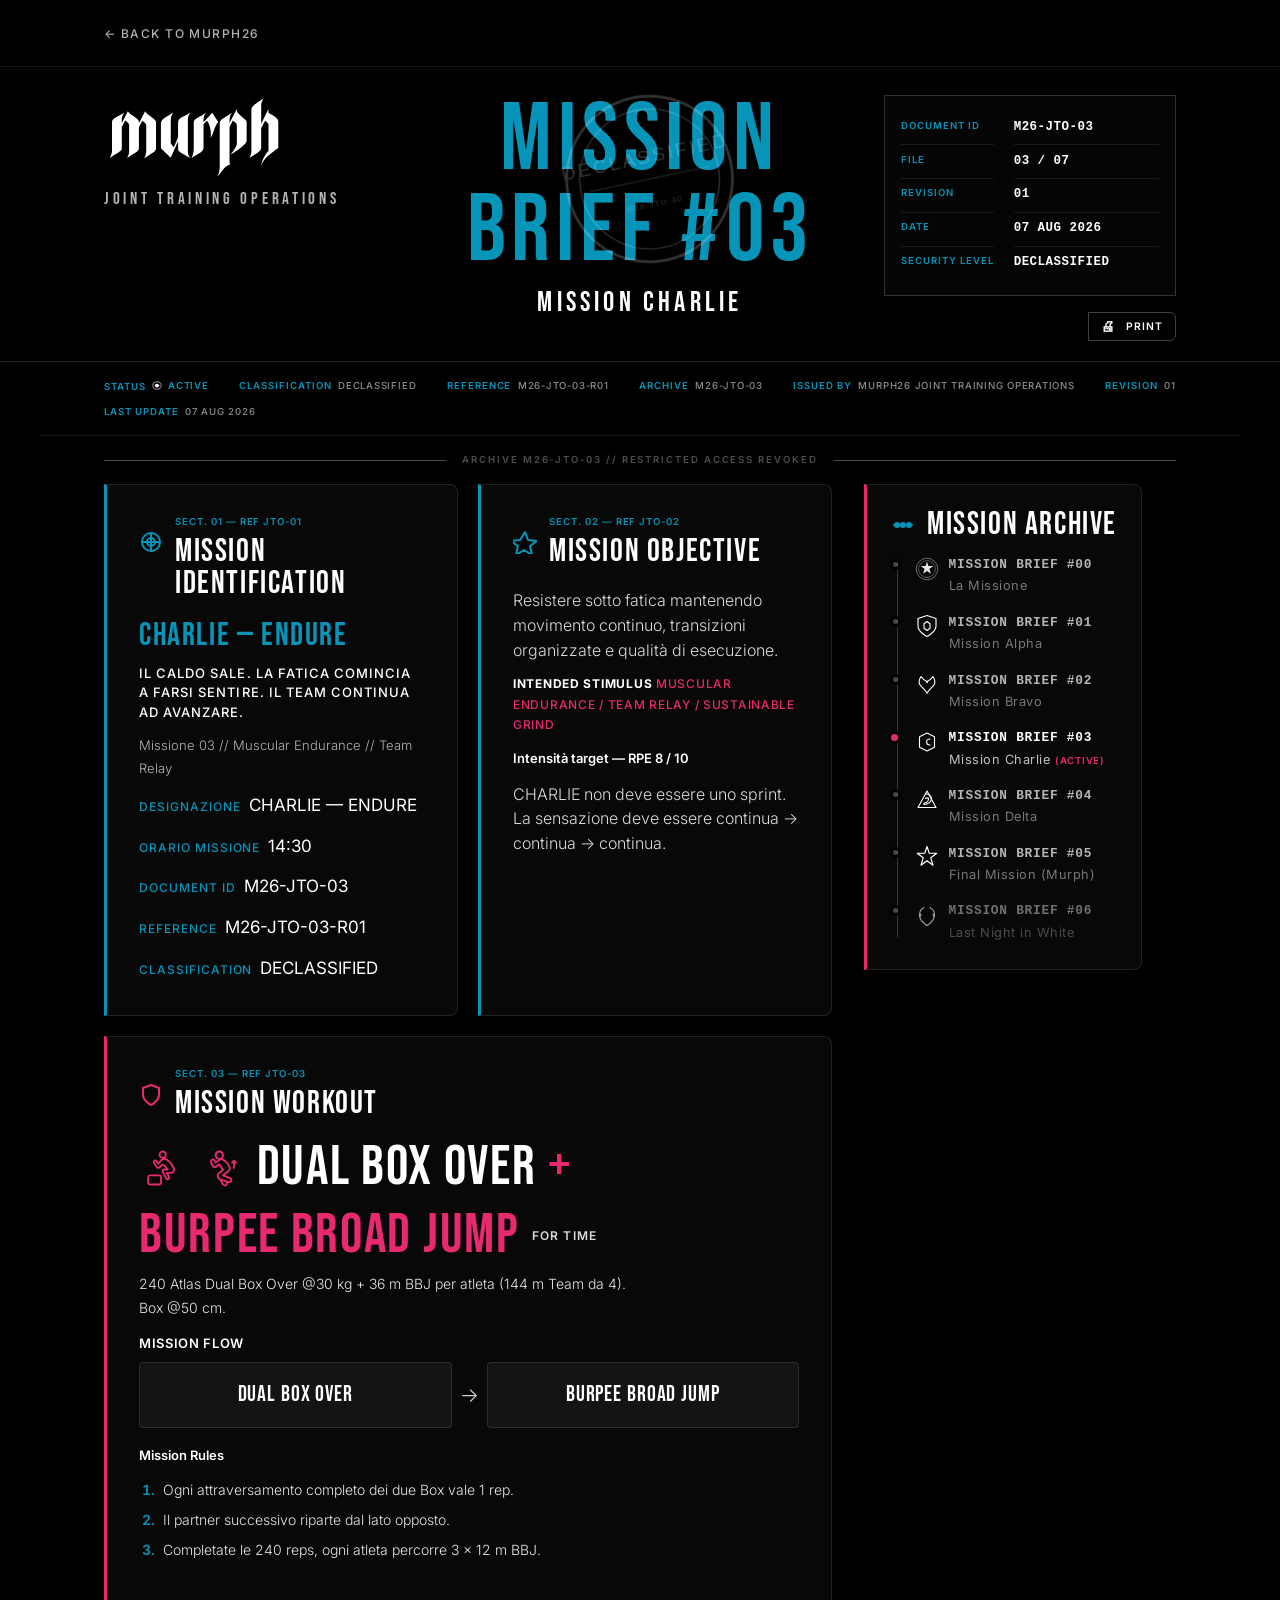
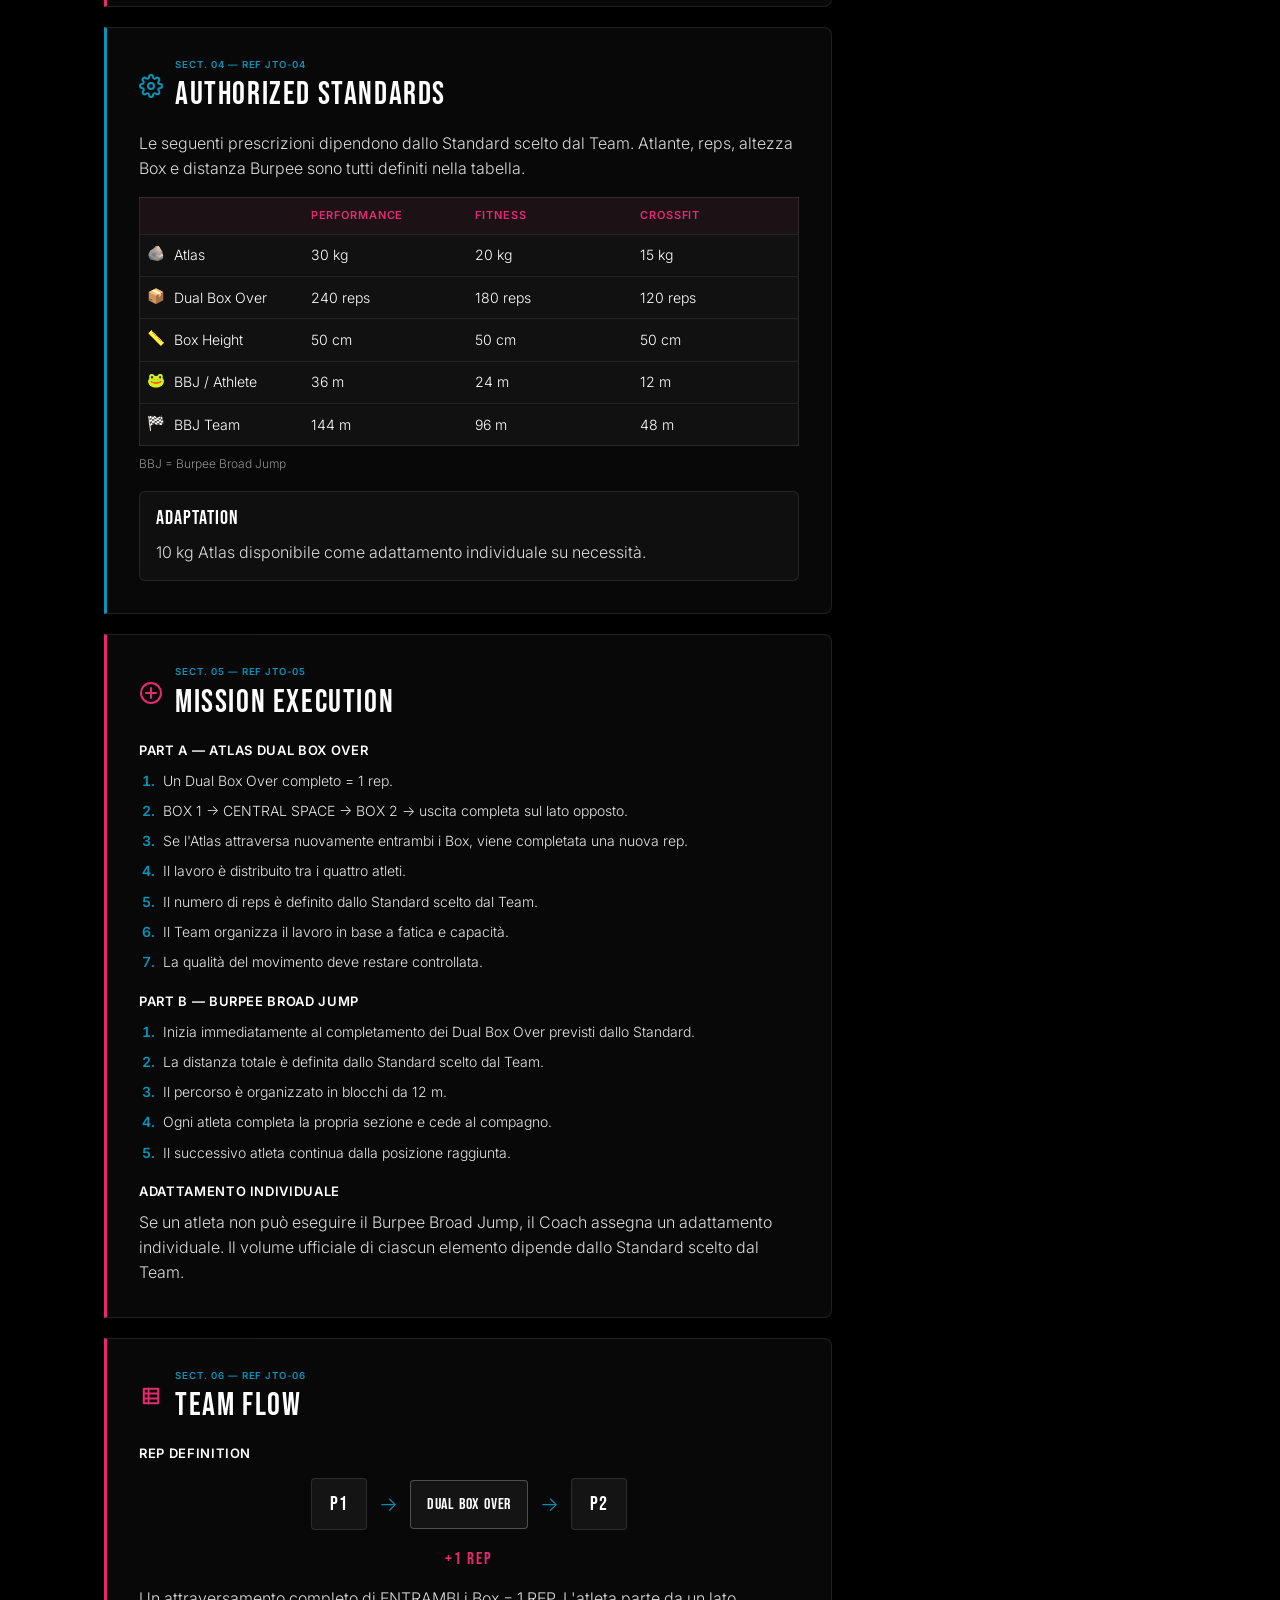
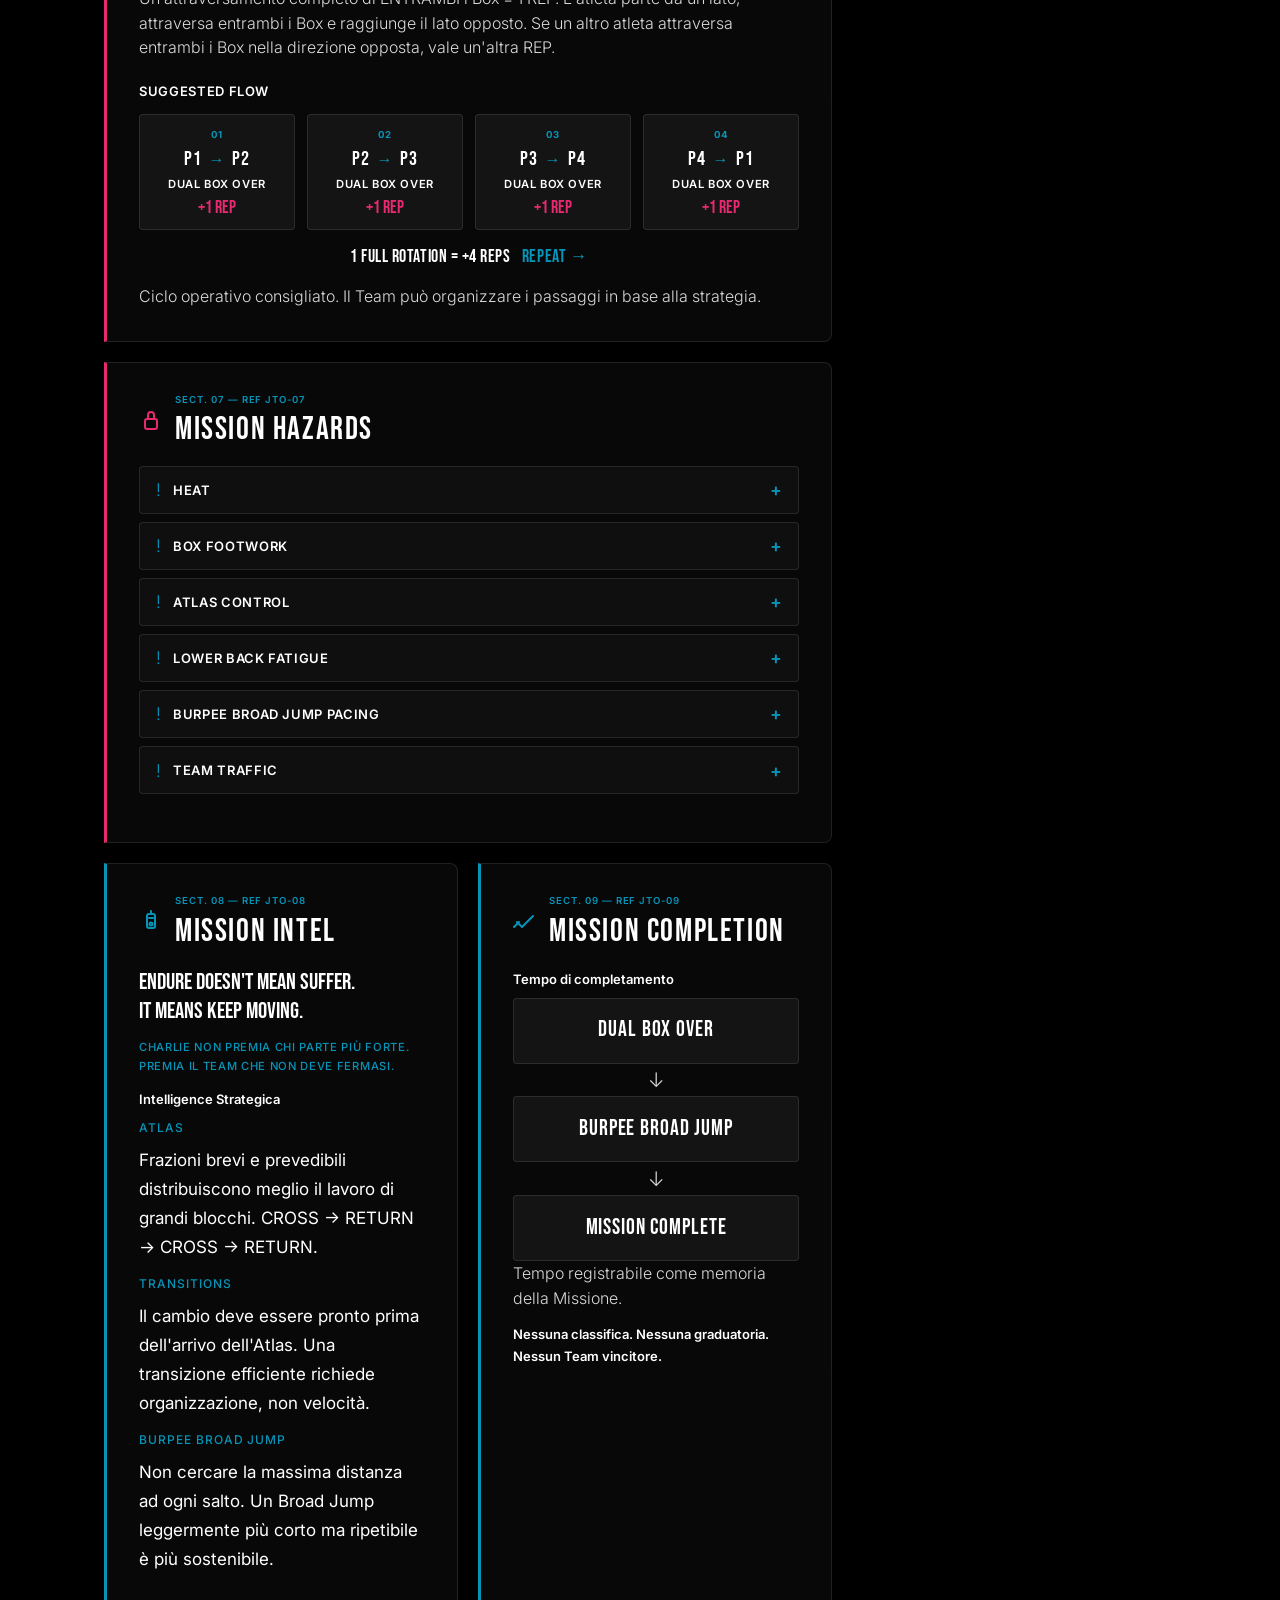
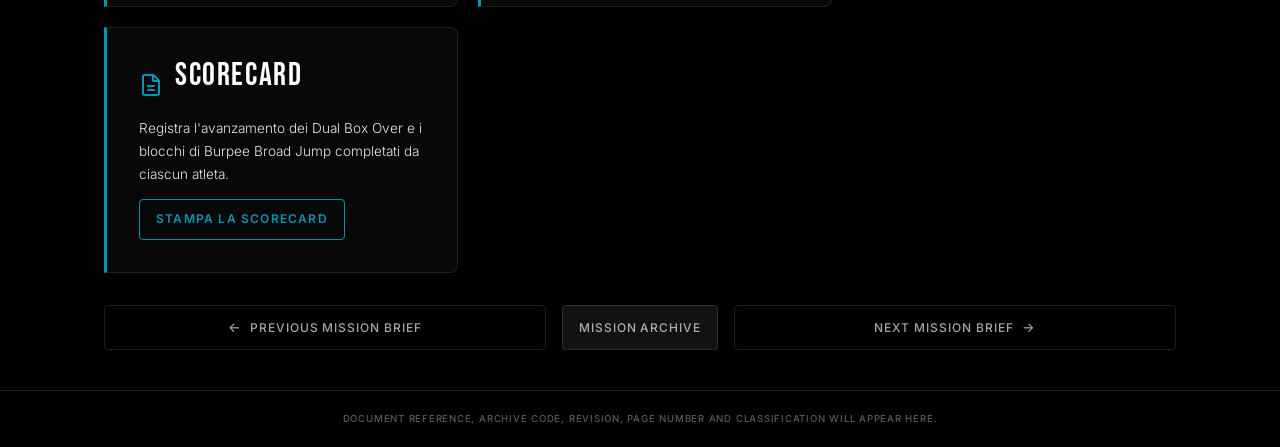
<file: mission-briefs/mission-03.html>
<!DOCTYPE html>
<html lang='it'>
<head>
  <meta charset='UTF-8'>
  <meta name='viewport' content='width=device-width, initial-scale=1.0, viewport-fit=cover'>
  <title>Mission Brief #03 | Murph26</title>
  <meta name='description' content='Mission Brief #03 — Mission Charlie: the official operational dossier of the Murph26 12H Experience.'>
  <link rel='preconnect' href='https://fonts.googleapis.com'>
  <link rel='preconnect' href='https://fonts.gstatic.com' crossorigin>
  <link href='https://fonts.googleapis.com/css2?family=Bebas+Neue&family=Inter:wght@300;400;500;600;700&display=swap' rel='stylesheet'>
  <link rel='stylesheet' href='../css/mission-brief.css'>
  <script src='../js/classified-countdown.js' defer></script>
  <script src='../js/back-to-top.js' defer></script>
  <link rel='icon' href='../favicon.ico' sizes='any' type='image/x-icon'>
  <link rel='icon' type='image/png' sizes='16x16' href='../favicon-16x16.png'>
  <link rel='icon' type='image/png' sizes='32x32' href='../favicon-32x32.png'>
  <link rel='apple-touch-icon' sizes='180x180' href='../apple-touch-icon.png'>
  <link rel='manifest' href='../manifest.json'>
  <meta name='theme-color' content='#0694B9'>
</head>
<body class='mission-brief'>

  <div class='classified-overlay' data-countdown data-deadline='2026-08-07T14:00:00+02:00' data-mission-number='03' data-mission-name='MISSION CHARLIE' data-mission-color='magenta' aria-hidden='true'>
    <div class='classified-overlay__content'>
      <p class='classified-overlay__eyebrow'>CLASSIFIED</p>
      <h1 class='classified-overlay__title'>MISSION BRIEF <span class='classified-overlay__number'>#03</span></h1>
      <p class='classified-overlay__mission'>MISSION CHARLIE</p>
      <p class='classified-overlay__label'>DECLASSIFICATION IN</p>
      <div class='countdown' aria-live='polite'>
        <div class='countdown__unit'>
          <span class='countdown__number'>00</span>
          <span class='countdown__label'>HRS</span>
        </div>
        <span class='countdown__sep'>:</span>
        <div class='countdown__unit'>
          <span class='countdown__number'>00</span>
          <span class='countdown__label'>MIN</span>
        </div>
        <span class='countdown__sep'>:</span>
        <div class='countdown__unit'>
          <span class='countdown__number'>00</span>
          <span class='countdown__label'>SEC</span>
        </div>
      </div>
      <p class='classified-overlay__footer'>AUTHORIZED PERSONNEL ONLY</p>
      <div class='classified-overlay__actions' style='display: flex; flex-direction: column; gap: 0.5rem;'>
        <a href='../index.html' class='mb-back-link' style='color: #000;'>&larr; BACK TO MURPH26</a>
        <a href='mission-00.html' class='mb-back-link' style='color: #000;'>&larr; BACK TO MISSION ARCHIVE</a>
      </div>
    </div>
  </div>

  <header class='mb-header'>
    <div class='mb-container'>
      <a href='../index.html' class='mb-back-link'>&larr; Torna a Murph26</a>
    </div>
  </header>

  <main class='mb-dossier'>

    <header class='mb-dossier-header'>
      <section class='mb-document-header'>
        <div class='mb-document-header__inner'>
          <div class='mb-document-logo'>
            <img src='../assets/muprh-logo-font.svg' alt='Murph26' class='mb-document-logo-mark'>
            <span class='mb-document-logo-wordmark'>JOINT TRAINING OPERATIONS</span>
          </div>
          <div class='mb-document-title'>
            <img class='mb-stamp' src='assets/declassified-stamp.svg' alt='' aria-hidden='true'>
            <h1>MISSION BRIEF #03</h1>
            <p class='mb-document-subtitle'>MISSION CHARLIE</p>
          </div>
          <div class='mb-document-meta-block'>
            <dl class='mb-document-table'>
              <dt>Document ID</dt>
              <dd>M26-JTO-03</dd>
              <dt>File</dt>
              <dd>03 / 07</dd>
              <dt>Revision</dt>
              <dd>01</dd>
              <dt>Date</dt>
              <dd>07 AUG 2026</dd>
              <dt>Security Level</dt>
              <dd>DECLASSIFIED</dd>
            </dl>
            <div class='mb-document-actions'>
              <button type='button' class='print-cta print-cta--tool' data-print-document='mission-03-print.html' aria-label='Stampa il dossier della missione'>
                <span class='print-cta__icon' aria-hidden='true'>&#128424;</span>
                <span class='print-cta__text'>Print</span>
              </button>
            </div>
          </div>
        </div>
      </section>

      <section class='mb-document-meta'>
        <span class='document-meta-item'><b>Status</b> <span class='status-badge'><img src='assets/status-active.svg' alt='' aria-hidden='true'> ACTIVE</span></span>
        <span class='document-meta-item'><b>Classification</b> DECLASSIFIED</span>
        <span class='document-meta-item'><b>Reference</b> M26-JTO-03-R01</span>
        <span class='document-meta-item'><b>Archive</b> M26-JTO-03</span>
        <span class='document-meta-item'><b>Issued by</b> MURPH26 JOINT TRAINING OPERATIONS</span>
        <span class='document-meta-item'><b>Revision</b> 01</span>
        <span class='document-meta-item'><b>Last Update</b> 07 AUG 2026</span>
      </section>

      <div class='military-divider'><span>Archive M26-JTO-03 // RESTRICTED ACCESS REVOKED</span></div>
    </header>

    <div class='mb-dossier-body'>

      <section class='mission-content'>

        <article class='mission-card mission-card--info'>
          <header class='mission-card-header'>
            <svg class='mission-card-icon' aria-hidden='true' viewBox='0 0 24 24' fill='none' xmlns='http://www.w3.org/2000/svg' stroke='currentColor' stroke-width='2' stroke-linecap='round' stroke-linejoin='round'><circle cx='12' cy='12' r='9'/><circle cx='12' cy='12' r='4'/><line x1='12' y1='3' x2='12' y2='21'/><line x1='3' y1='12' x2='21' y2='12'/></svg>

            <h2 class='mission-card-title'>MISSION IDENTIFICATION</h2>
          </header>
          <div class='mission-card-body'>
            <p class='mission-codename'>CHARLIE — ENDURE</p>
            <p class='mission-narrative'>IL CALDO SALE. LA FATICA COMINCIA A FARSI SENTIRE. IL TEAM CONTINUA AD AVANZARE.</p>
            <p class='mission-wod-note'>Missione 03 // Muscular Endurance // Team Relay</p>
            <dl class='mission-intel'>
              <div>
                <dt>Designazione</dt>
                <dd>CHARLIE — ENDURE</dd>
              </div>
              <div>
                <dt>Orario Missione</dt>
                <dd>14:30</dd>
              </div>
              <div>
                <dt>Document ID</dt>
                <dd>M26-JTO-03</dd>
              </div>
              <div>
                <dt>Reference</dt>
                <dd>M26-JTO-03-R01</dd>
              </div>
              <div>
                <dt>Classification</dt>
                <dd>DECLASSIFIED</dd>
              </div>
            </dl>
          </div>
        </article>

        <article class='mission-card mission-card--info'>
          <header class='mission-card-header'>
            <svg class='mission-card-icon' aria-hidden='true' viewBox='0 0 24 24' fill='none' xmlns='http://www.w3.org/2000/svg' stroke='currentColor' stroke-width='2' stroke-linecap='round' stroke-linejoin='round'><path d='M12 2l3 8 9 1-7 5 2 9-8-5-8 5 2-9-7-5 9-1Z'/></svg>

            <h2 class='mission-card-title'>MISSION OBJECTIVE</h2>
          </header>
          <div class='mission-card-body'>
            <p class='mission-objective-copy'>Resistere sotto fatica mantenendo movimento continuo, transizioni organizzate e qualità di esecuzione.</p>
            <p class='mission-intended-stimulus'><strong>INTENDED STIMULUS</strong> MUSCULAR ENDURANCE / TEAM RELAY / SUSTAINABLE GRIND</p>
            <p class='mission-rule-title' style='white-space: nowrap;'>Intensità target — RPE 8 / 10</p>
            <p class='mission-objective-copy' style='margin-bottom: 0;'>CHARLIE non deve essere uno sprint. La sensazione deve essere continua → continua → continua.</p>
          </div>
        </article>

        <article class='mission-card mission-card--full mission-card--critical'>
          <header class='mission-card-header'>
            <svg class='mission-card-icon' aria-hidden='true' viewBox='0 0 24 24' fill='none' xmlns='http://www.w3.org/2000/svg' stroke='currentColor' stroke-width='2' stroke-linecap='round' stroke-linejoin='round'><path d='M12 22s8-4 8-10V5l-8-3-8 3v7c0 6 8 10 8 10z'/></svg>

            <h2 class='mission-card-title'>MISSION WORKOUT</h2>
          </header>
          <div class='mission-card-body'>
            <div class='mission-wod-headline'>
              <span class='wod-icon' aria-hidden='true' data-wod-icon='box-over'></span><span class='wod-icon wod-icon--secondary' aria-hidden='true' data-wod-icon='broad-jump'></span>
              <span class='wod-label'>DUAL BOX OVER</span>
              <span class='wod-join'>+</span>
              <span class='wod-join'>BURPEE BROAD JUMP</span>
              <span class='wod-time'>FOR TIME</span>
            </div>

            <p class='mission-wod-description'>240 Atlas Dual Box Over @30 kg + 36 m BBJ per atleta (144 m Team da 4).<br>Box @50 cm.</p>

            <p class='mission-rule-title' style='text-transform: uppercase; letter-spacing: 0.05em; text-align: left; margin: 0 0 0.5rem;'>Mission Flow</p>
            <div class='mission-flow mission-flow--mb03'>
              <div class='flow-step'>DUAL BOX OVER</div>
              <span class='flow-arrow flow-arrow--desktop' aria-hidden='true'>→</span>
              <span class='flow-arrow flow-arrow--mobile' aria-hidden='true'>↓</span>
              <div class='flow-step'>BURPEE BROAD JUMP</div>
            </div>

            <p class='mission-rule-title' style='margin-top: 1rem;'>Mission Rules</p>
            <ol class='mission-rule-list'>
              <li>Ogni attraversamento completo dei due Box vale 1 rep.</li>
              <li>Il partner successivo riparte dal lato opposto.</li>
              <li>Completate le 240 reps, ogni atleta percorre 3 × 12 m BBJ.</li>
            </ol>
          </div>
        </article>

        <article class='mission-card mission-card--full mission-card--info'>
          <header class='mission-card-header'>
            <svg class='mission-card-icon' aria-hidden='true' viewBox='0 0 24 24' fill='none' xmlns='http://www.w3.org/2000/svg' stroke='currentColor' stroke-width='2' stroke-linecap='round' stroke-linejoin='round'><circle cx='12' cy='12' r='3'/><path d='M19.4 15a1.65 1.65 0 0 0 .33 1.82l.06.06a2 2 0 1 1-2.83 2.83l-.06-.06a1.65 1.65 0 0 0-1.82-.33 1.65 1.65 0 0 0-1 1.51V21a2 2 0 0 1-4 0v-.09A1.65 1.65 0 0 0 9 19.4a1.65 1.65 0 0 0-1.82.33l-.06.06a2 2 0 1 1-2.83-2.83l.06-.06a1.65 1.65 0 0 0 .33-1.82 1.65 1.65 0 0 0-1.51-1H3a2 2 0 0 1 0-4h.09A1.65 1.65 0 0 0 4.6 9a1.65 1.65 0 0 0-.33-1.82l-.06-.06a2 2 0 1 1 2.83-2.83l.06.06a1.65 1.65 0 0 0 1.82.33H9a1.65 1.65 0 0 0 1-1.51V3a2 2 0 0 1 4 0v.09a1.65 1.65 0 0 0 1 1.51 1.65 1.65 0 0 0 1.82-.33l.06-.06a2 2 0 1 1 2.83 2.83l-.06.06a1.65 1.65 0 0 0-.33 1.82V9a1.65 1.65 0 0 0 1.51 1H21a2 2 0 0 1 0 4h-.09a1.65 1.65 0 0 0-1.51 1z'/></svg>

            <h2 class='mission-card-title'>AUTHORIZED STANDARDS</h2>
          </header>
          <div class='mission-card-body'>
            <p class='mission-objective-copy' style='margin-bottom: 1rem;'>Le seguenti prescrizioni dipendono dallo Standard scelto dal Team. Atlante, reps, altezza Box e distanza Burpee sono tutti definiti nella tabella.</p>

            <div class='scaling-desktop' style='width: 100%; max-width: 100%;'>
              <table class='scaling-table mb03-scaling-table js-scaling-table' style='width: 100%;'>
                <thead>
                  <tr>
                    <th style='width: 25%;'></th>
                    <th style='width: 25%;'>Performance</th>
                    <th style='width: 25%;'>Fitness</th>
                    <th style='width: 25%;'>CrossFit</th>
                  </tr>
                </thead>
                <tbody>
                  <tr>
                    <td><span class='table-icon' aria-hidden='true'>🪨</span> Atlas</td>
                    <td>30 kg</td>
                    <td>20 kg</td>
                    <td>15 kg</td>
                  </tr>
                  <tr>
                    <td><span class='table-icon' aria-hidden='true'>📦</span> Dual Box Over</td>
                    <td>240 reps</td>
                    <td>180 reps</td>
                    <td>120 reps</td>
                  </tr>
                  <tr>
                    <td><span class='table-icon' aria-hidden='true'>📏</span> Box Height</td>
                    <td>50 cm</td>
                    <td>50 cm</td>
                    <td>50 cm</td>
                  </tr>
                  <tr>
                    <td><span class='table-icon' aria-hidden='true'>🐸</span> BBJ / Athlete</td>
                    <td>36 m</td>
                    <td>24 m</td>
                    <td>12 m</td>
                  </tr>
                  <tr>
                    <td><span class='table-icon' aria-hidden='true'>🏁</span> BBJ Team</td>
                    <td>144 m</td>
                    <td>96 m</td>
                    <td>48 m</td>
                  </tr>
                </tbody>
              </table>
              <p class='mission-legend' style='margin: 0.5rem 0 0; font-size: 0.75rem; color: rgba(255,255,255,0.55);'>BBJ = Burpee Broad Jump</p>
            </div>

            <div class='mission-example' style='margin-top: 1rem; margin-bottom: 0;'>
              <p class='mission-example-label'>Adaptation</p>
              <p class='mission-objective-copy' style='margin-bottom: 0;'>10 kg Atlas disponibile come adattamento individuale su necessità.</p>
            </div>
          </div>
        </article>

        <article class='mission-card mission-card--full mission-card--critical'>
          <header class='mission-card-header'>
            <svg class='mission-card-icon' aria-hidden='true' viewBox='0 0 24 24' fill='none' xmlns='http://www.w3.org/2000/svg' stroke='currentColor' stroke-width='2' stroke-linecap='round' stroke-linejoin='round'><circle cx='12' cy='12' r='10'/><path d='M12 7v10M7 12h10'/></svg>

            <h2 class='mission-card-title'>MISSION EXECUTION</h2>
          </header>
          <div class='mission-card-body'>
            <p class='mission-rule-title' style='text-transform: uppercase; letter-spacing: 0.05em; text-align: left; margin: 0 0 0.5rem;'>Part A — Atlas Dual Box Over</p>
            <ul class='mission-rule-list'>
              <li>Un Dual Box Over completo = 1 rep.</li>
              <li>BOX 1 → CENTRAL SPACE → BOX 2 → uscita completa sul lato opposto.</li>
              <li>Se l'Atlas attraversa nuovamente entrambi i Box, viene completata una nuova rep.</li>
              <li>Il lavoro è distribuito tra i quattro atleti.</li>
              <li>Il numero di reps è definito dallo Standard scelto dal Team.</li>
              <li>Il Team organizza il lavoro in base a fatica e capacità.</li>
              <li>La qualità del movimento deve restare controllata.</li>
            </ul>

            <p class='mission-rule-title' style='text-transform: uppercase; letter-spacing: 0.05em; text-align: left; margin: 1rem 0 0.5rem;'>Part B — Burpee Broad Jump</p>
            <ul class='mission-rule-list'>
              <li>Inizia immediatamente al completamento dei Dual Box Over previsti dallo Standard.</li>
              <li>La distanza totale è definita dallo Standard scelto dal Team.</li>
              <li>Il percorso è organizzato in blocchi da 12 m.</li>
              <li>Ogni atleta completa la propria sezione e cede al compagno.</li>
              <li>Il successivo atleta continua dalla posizione raggiunta.</li>
            </ul>

            <p class='mission-rule-title' style='text-transform: uppercase; letter-spacing: 0.05em; text-align: left; margin: 1rem 0 0.5rem;'>Adattamento Individuale</p>
            <p class='mission-objective-copy' style='margin-bottom: 0;'>Se un atleta non può eseguire il Burpee Broad Jump, il Coach assegna un adattamento individuale. Il volume ufficiale di ciascun elemento dipende dallo Standard scelto dal Team.</p>
          </div>
        </article>

        <article class='mission-card mission-card--full mission-card--critical'>
          <header class='mission-card-header'>
            <svg class='mission-card-icon' aria-hidden='true' viewBox='0 0 24 24' fill='none' xmlns='http://www.w3.org/2000/svg' stroke='currentColor' stroke-width='2' stroke-linecap='round' stroke-linejoin='round'><path d='M4.8 4.8h14.4v14.4H4.8z'/><path d='M9.6 4.8v14.4M4.8 9.6h14.4M4.8 14.4h14.4'/></svg>

            <h2 class='mission-card-title'>TEAM FLOW</h2>
          </header>
          <div class='mission-card-body'>
            <p class='mission-rule-title' style='text-transform: uppercase; letter-spacing: 0.05em; text-align: left; margin: 0 0 0.5rem;'>Rep Definition</p>
            <div class='team-flow team-flow--rep'>
              <div class='team-flow-row'>
                <div class='team-flow-athlete'>P1</div>
                <span class='team-flow-arrow' aria-hidden='true'>→</span>
                <span class='team-flow-action team-flow-action--movement'>DUAL BOX OVER</span>
                <span class='team-flow-arrow' aria-hidden='true'>→</span>
                <div class='team-flow-athlete'>P2</div>
              </div>
              <p class='team-flow-rep'>+1 REP</p>
            </div>
            <p class='mission-objective-copy' style='margin: 0.75rem 0 1.25rem;'>Un attraversamento completo di ENTRAMBI i Box = 1 REP. L'atleta parte da un lato, attraversa entrambi i Box e raggiunge il lato opposto. Se un altro atleta attraversa entrambi i Box nella direzione opposta, vale un'altra REP.</p>

            <p class='mission-rule-title' style='text-transform: uppercase; letter-spacing: 0.05em; text-align: left; margin: 0 0 0.5rem;'>Suggested Flow</p>
            <div class='rotation-flow'>
              <div class='rotation-card'>
                <span class='rotation-label'>01</span>
                <div class='rotation-teams'>P1 <span class='rotation-arrow' aria-hidden='true'>→</span> P2</div>
                <div class='rotation-move'>DUAL BOX OVER</div>
                <p class='rotation-rep'>+1 REP</p>
              </div>
              <div class='rotation-card'>
                <span class='rotation-label'>02</span>
                <div class='rotation-teams'>P2 <span class='rotation-arrow' aria-hidden='true'>→</span> P3</div>
                <div class='rotation-move'>DUAL BOX OVER</div>
                <p class='rotation-rep'>+1 REP</p>
              </div>
              <div class='rotation-card'>
                <span class='rotation-label'>03</span>
                <div class='rotation-teams'>P3 <span class='rotation-arrow' aria-hidden='true'>→</span> P4</div>
                <div class='rotation-move'>DUAL BOX OVER</div>
                <p class='rotation-rep'>+1 REP</p>
              </div>
              <div class='rotation-card'>
                <span class='rotation-label'>04</span>
                <div class='rotation-teams'>P4 <span class='rotation-arrow' aria-hidden='true'>→</span> P1</div>
                <div class='rotation-move'>DUAL BOX OVER</div>
                <p class='rotation-rep'>+1 REP</p>
              </div>
            </div>
            <p class='rotation-summary'>1 FULL ROTATION = +4 REPS <span class='rotation-loop' aria-hidden='true'>REPEAT →</span></p>
            <p class='mission-objective-copy' style='margin: 0.75rem 0 0;'>Ciclo operativo consigliato. Il Team può organizzare i passaggi in base alla strategia.</p>
          </div>
        </article>

        <article class='mission-card mission-card--full mission-card--critical'>
          <header class='mission-card-header'>
            <svg class='mission-card-icon' aria-hidden='true' viewBox='0 0 24 24' fill='none' xmlns='http://www.w3.org/2000/svg' stroke='currentColor' stroke-width='2' stroke-linecap='round' stroke-linejoin='round'><rect x='6' y='11' width='12' height='10' rx='2'/><path d='M9 11V7a3 3 0 0 1 6 0v4'/></svg>

            <h2 class='mission-card-title'>MISSION HAZARDS</h2>
          </header>
          <div class='mission-card-body'>
            <div class='hazard-accordion'>
              <details class='hazard-accordion-item'>
                <summary class='hazard-accordion-header'>
                  <span class='hazard-accordion-icon' aria-hidden='true'>!</span>
                  <span class='hazard-accordion-title'>Heat</span>
                  <span class='hazard-accordion-toggle' aria-hidden='true'></span>
                </summary>
                <div class='hazard-accordion-content'>
                  <p>CHARLIE parte alle 14:30, nel momento più caldo. Il workout è costruito per evitare la corsa e il sole diretto. HYDRATE BEFORE DEPLOYMENT.</p>
                </div>
              </details>
              <details class='hazard-accordion-item'>
                <summary class='hazard-accordion-header'>
                  <span class='hazard-accordion-icon' aria-hidden='true'>!</span>
                  <span class='hazard-accordion-title'>Box Footwork</span>
                  <span class='hazard-accordion-toggle' aria-hidden='true'></span>
                </summary>
                <div class='hazard-accordion-content'>
                  <p>Con la fatica aumenta il rischio di perdere precisione nella salita e nella discesa. CONTROL &gt; SPEED. Niente salti inutili dalle strutture.</p>
                </div>
              </details>
              <details class='hazard-accordion-item'>
                <summary class='hazard-accordion-header'>
                  <span class='hazard-accordion-icon' aria-hidden='true'>!</span>
                  <span class='hazard-accordion-title'>Atlas Control</span>
                  <span class='hazard-accordion-toggle' aria-hidden='true'></span>
                </summary>
                <div class='hazard-accordion-content'>
                  <p>L'Atlas deve essere sempre sotto controllo. La consegna tra compagni deve essere deliberata. Non lanciare o lasciare cadere la Stone.</p>
                </div>
              </details>
              <details class='hazard-accordion-item'>
                <summary class='hazard-accordion-header'>
                  <span class='hazard-accordion-icon' aria-hidden='true'>!</span>
                  <span class='hazard-accordion-title'>Lower Back Fatigue</span>
                  <span class='hazard-accordion-toggle' aria-hidden='true'></span>
                </summary>
                <div class='hazard-accordion-content'>
                  <p>Le reps degli Atlas variano in base allo Standard. Distribuire il lavoro prima che la qualità del movimento inizi a deteriorarsi.</p>
                </div>
              </details>
              <details class='hazard-accordion-item'>
                <summary class='hazard-accordion-header'>
                  <span class='hazard-accordion-icon' aria-hidden='true'>!</span>
                  <span class='hazard-accordion-title'>Burpee Broad Jump Pacing</span>
                  <span class='hazard-accordion-toggle' aria-hidden='true'></span>
                </summary>
                <div class='hazard-accordion-content'>
                  <p>I metri di Burpee Broad Jump variano in base allo Standard. Non lo saranno dopo i Dual Box Over. Evitare partenze aggressive sui primi blocchi.</p>
                </div>
              </details>
              <details class='hazard-accordion-item'>
                <summary class='hazard-accordion-header'>
                  <span class='hazard-accordion-icon' aria-hidden='true'>!</span>
                  <span class='hazard-accordion-title'>Team Traffic</span>
                  <span class='hazard-accordion-toggle' aria-hidden='true'></span>
                </summary>
                <div class='hazard-accordion-content'>
                  <p>Con più Team e due Box per lanes, ciascun Team deve rispettare la propria area operativa. Lasciare libera la traiettoria dell'atleta successivo.</p>
                </div>
              </details>
            </div>
          </div>
        </article>

        <article class='mission-card mission-card--info'>
          <header class='mission-card-header'>
            <svg class='mission-card-icon' aria-hidden='true' viewBox='0 0 24 24' fill='none' xmlns='http://www.w3.org/2000/svg' stroke='currentColor' stroke-width='2' stroke-linecap='round' stroke-linejoin='round'><rect x='8' y='4' width='8' height='14' rx='2'/><line x1='12' y1='4' x2='12' y2='1'/><line x1='10' y1='8' x2='14' y2='8'/><circle cx='12' cy='14' r='1.5'/></svg>

            <h2 class='mission-card-title'>MISSION INTEL</h2>
          </header>
          <div class='mission-card-body'>
            <p class='mission-intel-statement'>ENDURE DOESN'T MEAN SUFFER.<br>IT MEANS KEEP MOVING.</p>
            <p class='mission-intel-secondary'>CHARLIE NON PREMIA CHI PARTE PIÙ FORTE. PREMIA IL TEAM CHE NON DEVE FERMASI.</p>

            <p class='mission-rule-title' style='text-align: left; margin: 0 0 0.5rem;'>Intelligence Strategica</p>
            <dl class='mission-intel'>
              <div>
                <dt>Atlas</dt>
                <dd>Frazioni brevi e prevedibili distribuiscono meglio il lavoro di grandi blocchi. CROSS → RETURN → CROSS → RETURN.</dd>
              </div>
              <div>
                <dt>Transitions</dt>
                <dd>Il cambio deve essere pronto prima dell'arrivo dell'Atlas. Una transizione efficiente richiede organizzazione, non velocità.</dd>
              </div>
              <div>
                <dt>Burpee Broad Jump</dt>
                <dd>Non cercare la massima distanza ad ogni salto. Un Broad Jump leggermente più corto ma ripetibile è più sostenibile.</dd>
              </div>
            </dl>
          </div>
        </article>

        <article class='mission-card mission-card--info'>
          <header class='mission-card-header'>
            <svg class='mission-card-icon' aria-hidden='true' viewBox='0 0 24 24' fill='none' xmlns='http://www.w3.org/2000/svg' stroke='currentColor' stroke-width='2' stroke-linecap='round' stroke-linejoin='round'><path d='M20 6L9 17l-5-5M6 12l-5 5'/></svg>

            <h2 class='mission-card-title'>MISSION COMPLETION</h2>
          </header>
          <div class='mission-card-body'>
            <p class='mission-rule-title' style='text-align: left; margin: 0 0 0.5rem;'>Tempo di completamento</p>
            <div class='mission-flow mission-flow--mb03 mission-flow--completion'>
              <div class='flow-step'>DUAL BOX OVER</div>
              <span class='flow-arrow' aria-hidden='true'>↓</span>
              <div class='flow-step'>BURPEE BROAD JUMP</div>
              <span class='flow-arrow' aria-hidden='true'>↓</span>
              <div class='flow-step'>MISSION COMPLETE</div>
            </div>
            <p class='mission-objective-copy' style='margin-bottom: 0.75rem;'>Tempo registrabile come memoria della Missione.</p>

            <p class='mission-important' style='margin-bottom: 0;'>Nessuna classifica. Nessuna graduatoria. Nessun Team vincitore.</p>
          </div>
        </article>

        <article class='mission-card scorecard mission-card--full mission-card--info'>
          <header class='mission-card-header'>
            <svg class="mission-card-icon" aria-hidden="true" viewBox='0 0 24 24' fill='none' xmlns='http://www.w3.org/2000/svg' stroke="currentColor" stroke-width='2' stroke-linecap='round' stroke-linejoin='round'><path d='M14.5 2H6a2 2 0 0 0-2 2v16a2 2 0 0 0 2 2h12a2 2 0 0 0 2-2V7.5L14.5 2z'/><polyline points='14 2 14 8 20 8'/><line x1='9' y1='13' x2='15' y2='13'/><line x1='9' y1='17' x2='15' y2='17'/></svg>

            <h2 class='mission-card-title'>SCORECARD</h2>
          </header>
          <div class='mission-card-body'>
            <p class='scorecard-web'>Registra l'avanzamento dei Dual Box Over e i blocchi di Burpee Broad Jump completati da ciascun atleta.</p>
            <a class='scorecard-link' href='mission-03-scorecard.html' target='_blank' rel='noopener'>STAMPA LA SCORECARD</a>
            <p class='print-scorecard'>Apri la Field Scorecard dedicata per registrare i dati sul campo.</p>
          </div>
        </article>

      </section>

      <aside class='dossier-sidebar'>
        <section class='mission-archive' id='mission-archive'>
          <header class='mission-archive-header'>
            <img class='mission-archive-icon' src='assets/timeline.svg' alt='' aria-hidden='true'>
            <h2 class='mission-archive-title'>Mission Archive</h2>
          </header>
          <ol class='mission-archive-list'>
            <li><a class='mission-archive-link' href='mission-00.html'><img class='mission-archive-mission-icon' src='assets/mission-seal.svg' alt='' aria-hidden='true'><span class='mission-archive-body'><span class='mission-archive-code'>MISSION BRIEF #00</span><span class='mission-archive-subtitle'>La Missione</span></span></a></li>
            <li><a class='mission-archive-link' href='mission-01.html'><img class='mission-archive-mission-icon' src='assets/mission-alpha.svg' alt='' aria-hidden='true'><span class='mission-archive-body'><span class='mission-archive-code'>MISSION BRIEF #01</span><span class='mission-archive-subtitle'>Mission Alpha</span></span></a></li>
            <li><a class='mission-archive-link' href='mission-02.html'><img class='mission-archive-mission-icon' src='assets/mission-bravo.svg' alt='' aria-hidden='true'><span class='mission-archive-body'><span class='mission-archive-code'>MISSION BRIEF #02</span><span class='mission-archive-subtitle'>Mission Bravo</span></span></a></li>
            <li><a class='mission-archive-link mission-archive-link--active' href='mission-03.html' aria-current='page'><img class='mission-archive-mission-icon' src='assets/mission-charlie.svg' alt='' aria-hidden='true'><span class='mission-archive-body'><span class='mission-archive-code'>MISSION BRIEF #03</span><span class='mission-archive-subtitle'>Mission Charlie <em class='mission-archive-status'>(ACTIVE)</em></span></span></a></li>
            <li><a class='mission-archive-link' href='mission-04.html'><img class='mission-archive-mission-icon' src='assets/mission-delta.svg' alt='' aria-hidden='true'><span class='mission-archive-body'><span class='mission-archive-code'>MISSION BRIEF #04</span><span class='mission-archive-subtitle'>Mission Delta</span></span></a></li>
            <li><a class='mission-archive-link' href='mission-05.html'><img class='mission-archive-mission-icon' src='assets/mission-final.svg' alt='' aria-hidden='true'><span class='mission-archive-body'><span class='mission-archive-code'>MISSION BRIEF #05</span><span class='mission-archive-subtitle'>Final Mission (Murph)</span></span></a></li>
            <li><div class='mission-archive-link mission-archive-link--disabled' aria-disabled='true'><img class='mission-archive-mission-icon' src='assets/mission-white.svg' alt='' aria-hidden='true'><span class='mission-archive-body'><span class='mission-archive-code'>MISSION BRIEF #06</span><span class='mission-archive-subtitle'>Last Night in White</span></span></div></li>
          </ol>
        </section>
      </aside>

    </div>

    <nav class='dossier-nav' aria-label='Mission Brief navigation'>
      <a class='dossier-nav__prev' href='mission-02.html'><span class='dossier-nav__arrow' aria-hidden='true'>&larr;</span> Previous Mission Brief</a>
      <a class='dossier-nav__archive' href='#mission-archive'>Mission Archive</a>
      <a class='dossier-nav__next' href='mission-04.html'>Next Mission Brief <span class='dossier-nav__arrow' aria-hidden='true'>&rarr;</span></a>
    </nav>

    <footer class='mb-dossier-footer'>
      <div class='mb-dossier-footer__inner'>
        <p class='mb-dossier-footer__placeholder'>Document reference, archive code, revision, page number and classification will appear here.</p>
      </div>
    </footer>
  </main>

  <script src='../js/mission-brief.js'></script>

</body>
</file>
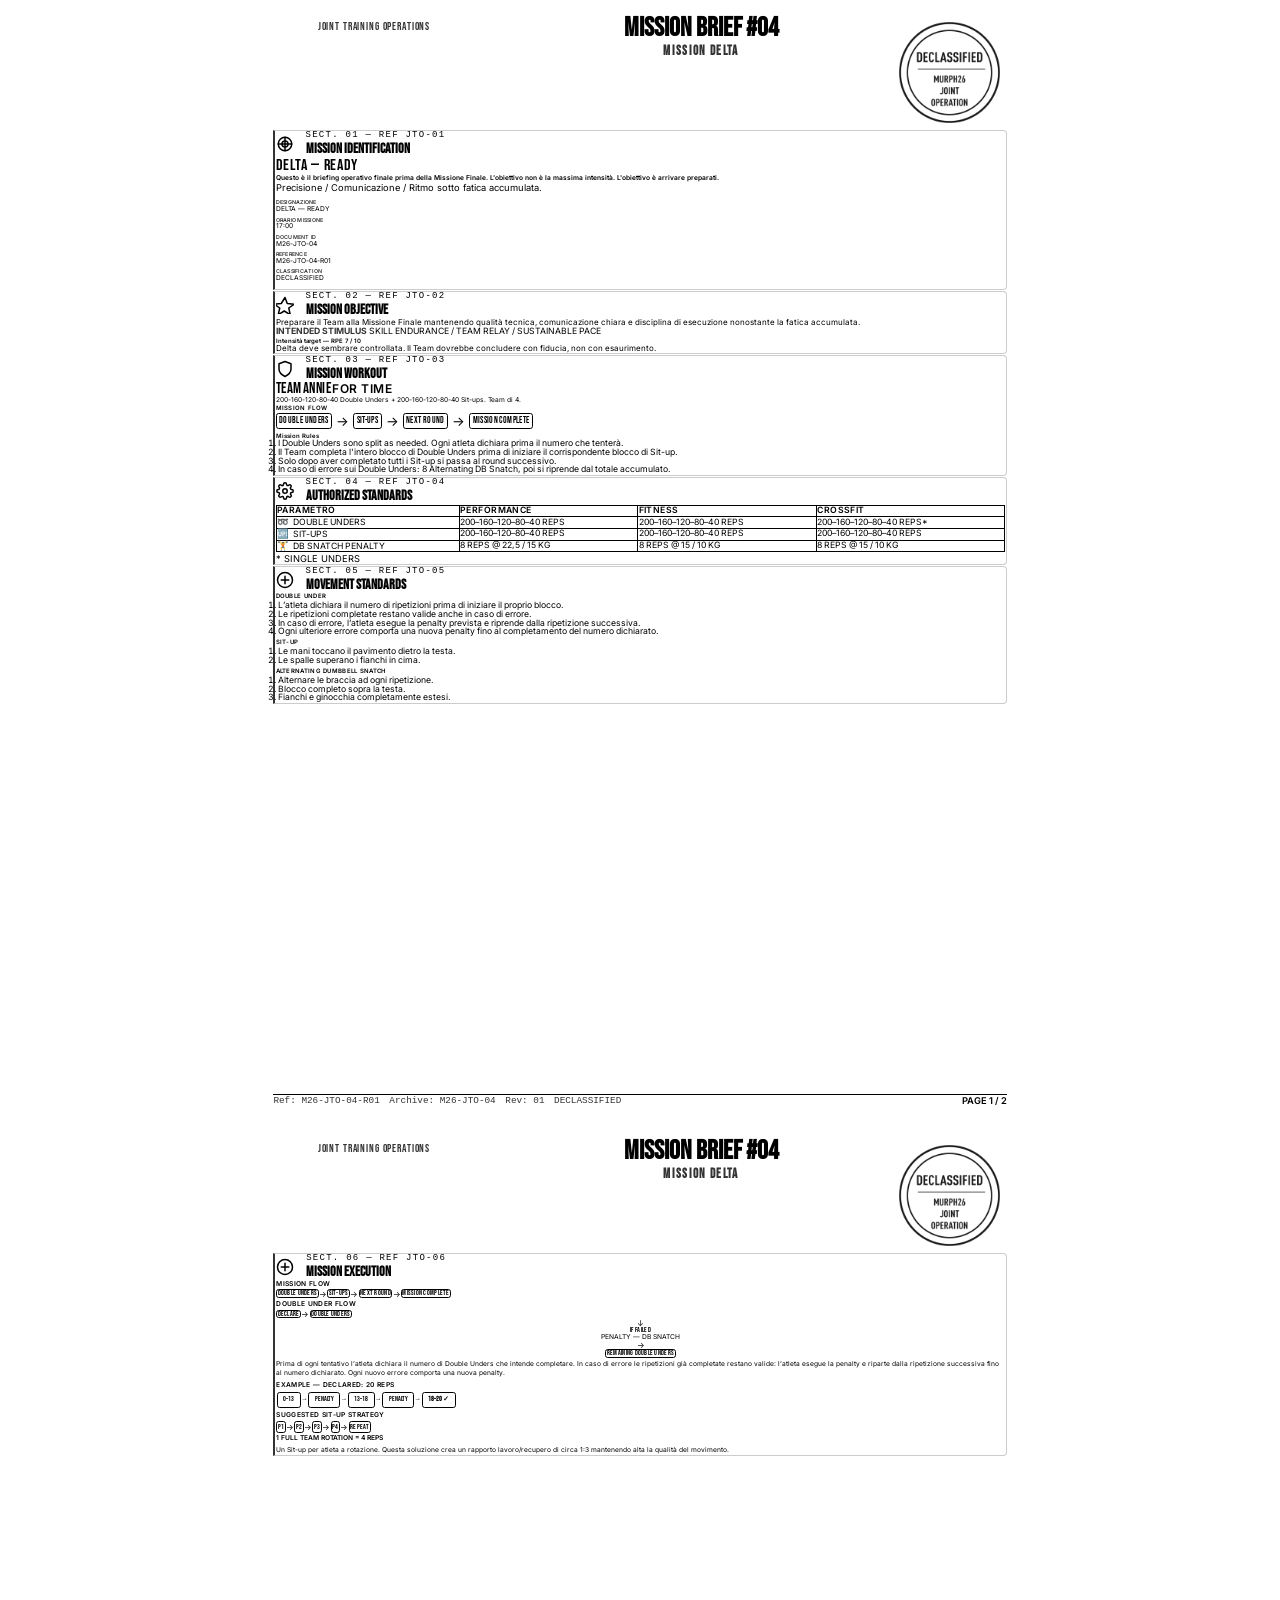
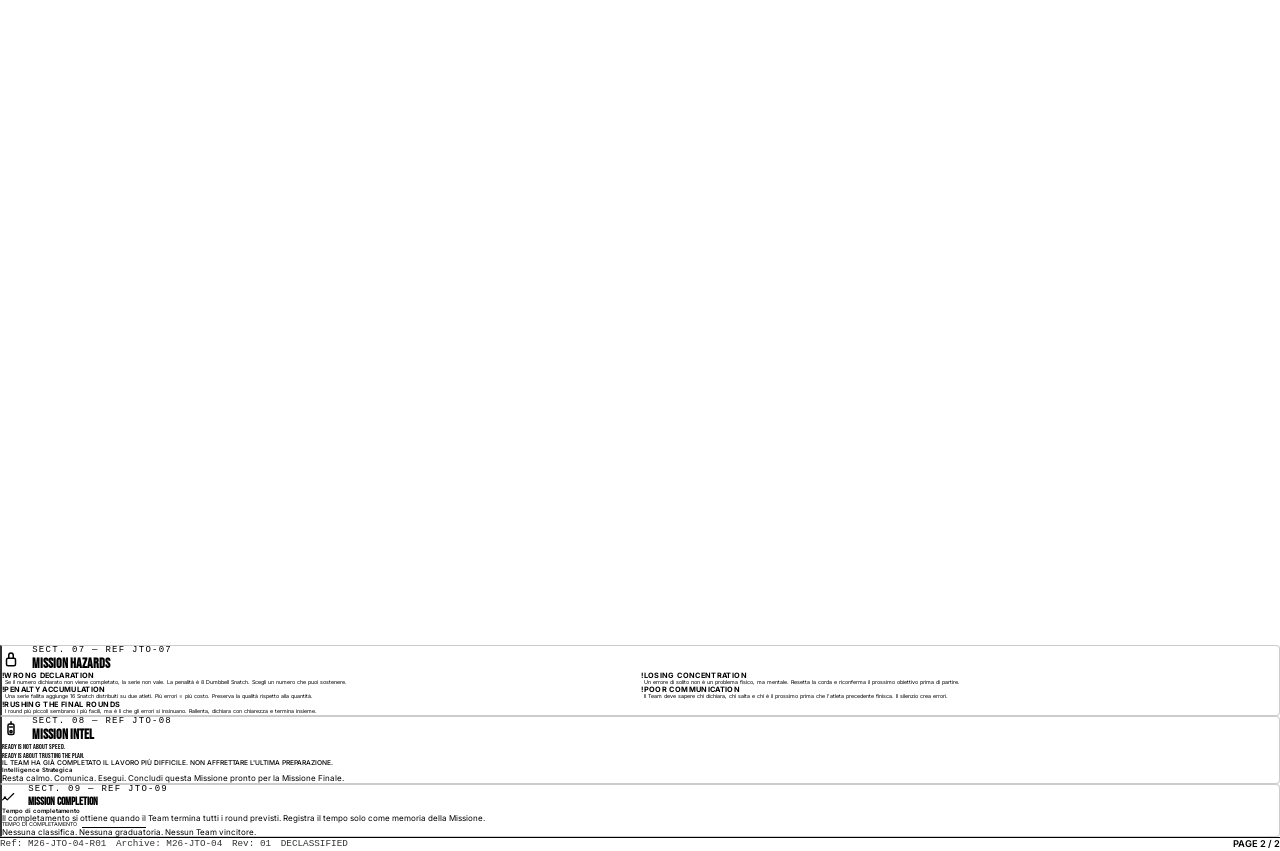
<file: mission-briefs/mission-04-print.html>
<!DOCTYPE html>
<html lang="it">
<head>
  <meta charset="UTF-8">
  <meta name="viewport" content="width=device-width, initial-scale=1.0">
  <title>MISSION BRIEF #04 | Print</title>
  <link rel="preconnect" href="https://fonts.googleapis.com">
  <link rel="preconnect" href="https://fonts.gstatic.com" crossorigin>
  <link href="https://fonts.googleapis.com/css2?family=Bebas+Neue&family=Inter:wght@300;400;500;600;700&display=swap" rel="stylesheet">
  <link rel="stylesheet" href="../css/print-dossier.css">
  <style>
    body[data-mission="mission-04"] .print-page {
      padding: 6mm 8mm;
    }

    body[data-mission="mission-04"] .print-header {
      margin-bottom: 2px;
    }

    body[data-mission="mission-04"] .print-content {
      gap: 0.1rem;
      margin-bottom: 6mm;
    }

    body[data-mission="mission-04"] .mission-card {
      break-inside: auto;
      page-break-inside: auto;
      padding: 0.1rem;
      margin-bottom: 2px;
    }

    body[data-mission="mission-04"] .section-header {
      break-after: avoid;
      page-break-after: avoid;
      margin-bottom: 2px;
    }

    body[data-mission="mission-04"] .mission-card-body {
      break-before: avoid;
      page-break-before: avoid;
    }

    body[data-mission="mission-04"] .mission-rule-title {
      break-after: avoid;
      page-break-after: avoid;
    }

    body[data-mission="mission-04"] .mission-flow,
    body[data-mission="mission-04"] .mb04-print-du-fail,
    body[data-mission="mission-04"] .mb04-print-example,
    body[data-mission="mission-04"] .mission-rule-list {
      break-inside: auto;
      page-break-inside: auto;
    }

    body[data-mission="mission-04"] .section-icon,
    body[data-mission="mission-04"] .section-icon svg {
      width: 18px;
      height: 18px;
      flex-basis: 18px;
    }

    body[data-mission="mission-04"] .section-heading h3 {
      font-size: 15px;
    }

    body[data-mission="mission-04"] .section-ref {
      font-size: 9px;
      margin-bottom: 2px;
    }

    body[data-mission="mission-04"] .mission-card-body {
      font-size: 7.5pt;
      line-height: 1.2;
    }

    body[data-mission="mission-04"] .mission-codename {
      font-family: 'Bebas Neue', sans-serif;
      font-size: 14pt;
      letter-spacing: 0.04em;
      margin: 0 0 0.1rem;
    }

    body[data-mission="mission-04"] .mission-narrative {
      font-weight: 600;
      margin: 0 0 0.2rem;
    }

    body[data-mission="mission-04"] .mission-wod-headline {
      display: flex;
      flex-wrap: wrap;
      align-items: baseline;
      gap: 0.35rem;
      margin: 0.1rem 0 0.2rem;
    }

    body[data-mission="mission-04"] .wod-label,
    body[data-mission="mission-04"] .wod-join,
    body[data-mission="mission-04"] .wod-time {
      font-family: 'Bebas Neue', sans-serif;
      font-size: 13pt;
      letter-spacing: 0.04em;
      line-height: 1;
    }

    body[data-mission="mission-04"] .wod-time {
      font-family: 'Inter', sans-serif;
      font-size: 11pt;
      font-weight: 600;
    }

    body[data-mission="mission-04"] .mission-wod-description {
      margin: 0 0 0.25rem;
    }

    body[data-mission="mission-04"] .mission-rule-title {
      margin: 0.15rem 0 0.05rem;
      font-weight: 600;
    }

    body[data-mission="mission-04"] .mission-rule-list {
      margin: 0 0 0.15rem;
      padding-left: 0.75rem;
    }

    body[data-mission="mission-04"] .mission-rule-list li {
      margin-bottom: 0.05rem;
    }

    body[data-mission="mission-04"] .mission-flow {
      display: flex;
      flex-wrap: wrap;
      align-items: center;
      justify-content: flex-start;
      gap: 0.25rem;
      margin: 0.15rem 0 0.25rem;
    }

    body[data-mission="mission-04"] .flow-step {
      font-family: 'Bebas Neue', sans-serif;
      font-size: 8.5pt;
      letter-spacing: 0.04em;
      text-transform: uppercase;
      color: #000;
      background: #fff;
      border: 0.5pt solid #000;
      border-radius: 2pt;
      padding: 0.25rem 0.4rem;
      text-align: center;
      min-height: 1.8rem;
      display: inline-flex;
      align-items: center;
      justify-content: center;
    }

    body[data-mission="mission-04"] .flow-arrow {
      font-size: 10pt;
      color: #000;
      line-height: 1;
    }

    body[data-mission="mission-04"] .flow-arrow--mobile {
      display: none;
    }

    body[data-mission="mission-04"] .mb04-print-du-fail {
      display: flex;
      flex-direction: column;
      align-items: center;
      gap: 0.1rem;
      margin: 0.1rem 0 0.15rem;
    }

    body[data-mission="mission-04"] .mb04-print-fail-label {
      font-family: 'Bebas Neue', sans-serif;
      font-size: 8pt;
      letter-spacing: 0.05em;
      color: #000;
    }

    body[data-mission="mission-04"] .mb04-print-example {
      display: flex;
      flex-wrap: wrap;
      align-items: center;
      gap: 0.25rem;
      margin: 0.15rem 0 0.25rem;
      font-family: 'Bebas Neue', sans-serif;
      font-size: 9pt;
    }

    body[data-mission="mission-04"] .mb04-print-example-step {
      padding: 0.15rem 0.35rem;
      border: 0.5pt solid #000;
      border-radius: 2pt;
      background: #fff;
    }

    body[data-mission="mission-04"] .mb04-print-example-penalty {
      border-color: #000;
      color: #000;
    }

    body[data-mission="mission-04"] .mb04-print-example-ok {
      color: #000;
      font-weight: 700;
    }

    body[data-mission="mission-04"] .mission-card .scaling-table {
      width: 100%;
      border-collapse: collapse;
      font-size: 7pt;
      margin: 0.1rem 0;
    }

    body[data-mission="mission-04"] .mission-card .scaling-table th,
    body[data-mission="mission-04"] .mission-card .scaling-table td {
      border: 0.5pt solid #000;
      padding: 0.1rem 0.2rem;
      text-align: left;
      vertical-align: middle;
    }

    body[data-mission="mission-04"] .mission-card .scaling-table th {
      font-weight: 600;
      text-transform: uppercase;
      letter-spacing: 0.05em;
    }

    body[data-mission="mission-04"] .table-icon {
      font-size: 7pt;
      margin-right: 0.1rem;
    }

    body[data-mission="mission-04"] .mission-legend {
      font-size: 7pt;
      color: #000;
      margin: 0.1rem 0 0;
    }

    body[data-mission="mission-04"] .mission-intel-statement {
      font-size: 12pt;
      margin: 0 0 0.1rem;
    }

    body[data-mission="mission-04"] .mission-intel-secondary {
      margin: 0 0 0.2rem;
    }

    body[data-mission="mission-04"] .hazard-accordion {
      display: grid;
      grid-template-columns: 1fr 1fr;
      gap: 0.05rem 0.2rem;
    }

    body[data-mission="mission-04"] .hazard-accordion-item {
      border: none;
      background: transparent;
      margin: 0;
      break-inside: auto;
      page-break-inside: auto;
    }

    body[data-mission="mission-04"] .hazard-accordion-header {
      padding: 0;
      cursor: default;
      display: flex;
      align-items: flex-start;
      gap: 0.2rem;
    }

    body[data-mission="mission-04"] .hazard-accordion-icon {
      font-weight: 700;
      color: #000;
    }

    body[data-mission="mission-04"] .hazard-accordion-item {
      margin-bottom: 0.05rem;
    }

    body[data-mission="mission-04"] .hazard-accordion-title {
      font-weight: 700;
      text-transform: uppercase;
      letter-spacing: 0.05em;
      font-size: 7.5pt;
    }

    body[data-mission="mission-04"] .hazard-accordion-toggle,
    body[data-mission="mission-04"] .hazard-accordion-content p {
      display: none;
    }

    body[data-mission="mission-04"] .hazard-accordion-content {
      display: block;
      padding-left: 0.6rem;
      margin: 0;
    }

    body[data-mission="mission-04"] .hazard-accordion-content p {
      display: block;
      margin: 0;
      font-size: 7pt;
    }

    body[data-mission="mission-04"] .mb04-scorecard {
      width: 100%;
      border-collapse: collapse;
      font-size: 7pt;
      margin: 0.1rem 0 0.05rem;
    }

    body[data-mission="mission-04"] .mb04-scorecard th,
    body[data-mission="mission-04"] .mb04-scorecard td {
      border: 0.5pt solid #000;
      padding: 0.2rem;
      text-align: left;
      vertical-align: middle;
    }

    body[data-mission="mission-04"] .mb04-scorecard th {
      font-weight: 600;
      text-transform: uppercase;
      letter-spacing: 0.03em;
      background: #f0f0f0;
    }

    body[data-mission="mission-04"] .mb04-scorecard td {
      height: 1.3rem;
    }

    body[data-mission="mission-04"] .mb04-scorecard-meta {
      display: grid;
      grid-template-columns: 1fr 1fr;
      gap: 0.15rem 0.3rem;
      margin: 0.1rem 0;
      font-size: 7pt;
    }

    body[data-mission="mission-04"] .mb04-scorecard-line {
      display: inline-block;
      border-bottom: 0.5pt solid #000;
      min-width: 5rem;
      flex: 1;
      margin-left: 0.2rem;
    }

    body[data-mission="mission-04"] .mb04-scorecard-check {
      display: inline-block;
      width: 0.5rem;
      height: 0.5rem;
      border: 0.5pt solid #000;
    }

    body[data-mission="mission-04"] .mb04-completion-line {
      display: inline-block;
      border-bottom: 0.5pt solid #000;
      min-width: 12rem;
      margin-left: 0.2rem;
    }

    body[data-mission="mission-04"] .mb04-execution .mission-flow,
    body[data-mission="mission-04"] .mb04-execution .mb04-print-du-fail,
    body[data-mission="mission-04"] .mb04-execution .mb04-print-example {
      margin: 0.05rem 0 0.1rem;
    }

    body[data-mission="mission-04"] .mb04-execution .flow-step {
      min-height: 1.1rem;
      padding: 0.1rem 0.25rem;
      font-size: 7.5pt;
    }

    body[data-mission="mission-04"] .mb04-execution .mb04-print-example {
      font-size: 8pt;
    }

    body[data-mission="mission-04"] .mb04-execution .mission-rule-title,
    body[data-mission="mission-04"] .mb04-execution .mission-objective-copy {
      margin: 0.03rem 0;
    }

    body[data-mission="mission-04"] .mb04-execution .mission-card-body {
      font-size: 7pt;
      line-height: 1.1;
    }

    body[data-mission="mission-04"] .mission-intel-statement {
      font-size: 9pt;
    }

    body[data-mission="mission-04"] .mission-intel-secondary {
      margin: 0.02rem 0;
    }

    body[data-mission="mission-04"] .hazard-accordion-content p {
      font-size: 6.5pt;
    }

    body[data-mission="mission-04"] .mb04-completion-line {
      min-width: 8rem;
    }

    body[data-mission="mission-04"] .print-page:nth-of-type(2) .mission-card {
      padding: 0.05rem;
      margin-bottom: 1px;
    }

    body[data-mission="mission-04"] .print-page:nth-of-type(2) .section-header {
      margin-bottom: 1px;
    }

    body[data-mission="mission-04"] .print-page {
      padding: 5mm 8mm;
    }

    body[data-mission="mission-04"] .print-header {
      margin-bottom: 1px;
    }

    body[data-mission="mission-04"] .print-content {
      gap: 0.05rem;
      margin-bottom: 4mm;
    }

    body[data-mission="mission-04"] .print-footer {
      padding: 1mm 0 0;
    }

    body[data-mission="mission-04"] .mission-card {
      padding: 0.05rem;
      margin-bottom: 1px;
    }

    body[data-mission="mission-04"] .section-header {
      margin-bottom: 1px;
    }

    body[data-mission="mission-04"] .section-heading h3 {
      font-size: 14px;
    }

    body[data-mission="mission-04"] .mission-codename {
      margin: 0 0 0.05rem;
    }

    body[data-mission="mission-04"] .mission-narrative {
      margin: 0 0 0.1rem;
    }

    body[data-mission="mission-04"] .mission-wod-headline {
      margin: 0.05rem 0 0.1rem;
      gap: 0.2rem;
    }

    body[data-mission="mission-04"] .mission-wod-description {
      margin: 0 0 0.1rem;
    }

    body[data-mission="mission-04"] .mission-rule-title {
      margin: 0.1rem 0 0.05rem;
    }

    body[data-mission="mission-04"] .mission-rule-list {
      margin: 0 0 0.05rem;
      padding-left: 0.5rem;
    }

    body[data-mission="mission-04"] .mission-rule-list li {
      margin-bottom: 0.02rem;
    }

    body[data-mission="mission-04"] .mission-flow {
      margin: 0.05rem 0 0.1rem;
    }

    body[data-mission="mission-04"] .flow-step {
      font-size: 8pt;
      min-height: 1.2rem;
      padding: 0.15rem 0.3rem;
    }

    body[data-mission="mission-04"] .mission-card-body {
      font-size: 7pt;
      line-height: 1.15;
    }

    body[data-mission="mission-04"] .mission-card .scaling-table {
      font-size: 6.5pt;
    }

    body[data-mission="mission-04"] .mission-card .scaling-table th,
    body[data-mission="mission-04"] .mission-card .scaling-table td {
      padding: 0.03rem 0.1rem;
    }

    body[data-mission="mission-04"] .mission-legend {
      margin: 0.05rem 0 0;
    }

    body[data-mission="mission-04"] .mb04-execution .mission-card-body {
      font-size: 6.5pt;
      line-height: 1.05;
    }

    body[data-mission="mission-04"] .mb04-execution .flow-step {
      min-height: 1rem;
      padding: 0.05rem 0.2rem;
      font-size: 7pt;
    }

    body[data-mission="mission-04"] .mb04-execution .mb04-print-example {
      font-size: 7.5pt;
      margin: 0.02rem 0 0.05rem;
    }

    body[data-mission="mission-04"] .mb04-execution .mb04-print-du-fail {
      margin: 0.02rem 0 0.05rem;
    }

    body[data-mission="mission-04"] .mb04-print-fail-label {
      font-size: 7pt;
    }

    body[data-mission="mission-04"] .hazard-accordion-item {
      margin: 0 0 0.02rem;
    }

    body[data-mission="mission-04"] .hazard-accordion-content {
      padding-left: 0.4rem;
    }

    body[data-mission="mission-04"] .hazard-accordion-content p {
      font-size: 6pt;
    }

    body[data-mission="mission-04"] .mission-intel-statement {
      font-size: 8pt;
    }

    body[data-mission="mission-04"] .mb04-completion-line {
      min-width: 6rem;
    }

    body[data-mission="mission-04"] .mission-card-body {
      font-size: 6.5pt;
      line-height: 1.1;
    }

    body[data-mission="mission-04"] .mission-rule-title {
      font-size: 6.5pt;
      margin: 0.05rem 0 0.02rem;
    }

    body[data-mission="mission-04"] .mission-rule-list {
      font-size: 6.5pt;
    }

    body[data-mission="mission-04"] .mission-intended-stimulus {
      font-size: 6.5pt;
      margin: 0.05rem 0;
    }

    body[data-mission="mission-04"] .mission-wod-note {
      font-size: 7pt;
      margin: 0.05rem 0 0;
    }

    body[data-mission="mission-04"] .wod-label,
    body[data-mission="mission-04"] .wod-join {
      font-size: 12pt;
    }

    body[data-mission="mission-04"] .wod-time {
      font-size: 10pt;
    }

    body[data-mission="mission-04"] .mission-codename {
      font-size: 13pt;
    }

    body[data-mission="mission-04"] .mb04-execution .mission-card-body {
      font-size: 5pt;
      line-height: 1.05;
    }

    body[data-mission="mission-04"] .mb04-execution .mission-rule-title {
      font-size: 5pt;
      margin: 0.005rem 0;
    }

    body[data-mission="mission-04"] .mb04-execution .mission-objective-copy {
      font-size: 5pt;
      margin: 0.005rem 0;
    }

    body[data-mission="mission-04"] .mb04-execution .mission-flow {
      margin: 0.01rem 0 0.03rem;
      gap: 0.03rem;
    }

    body[data-mission="mission-04"] .mb04-execution .flow-arrow {
      font-size: 7pt;
    }

    body[data-mission="mission-04"] .mb04-execution .flow-step {
      min-height: 0.5rem;
      padding: 0.01rem 0.05rem;
      font-size: 5pt;
    }

    body[data-mission="mission-04"] .mb04-execution .mb04-print-du-fail {
      margin: 0.005rem 0;
      gap: 0.01rem;
    }

    body[data-mission="mission-04"] .mb04-execution .mb04-print-example {
      font-size: 5pt;
      padding: 0.01rem 0.05rem;
      gap: 0.03rem;
      margin: 0.005rem 0 0.02rem;
    }

    body[data-mission="mission-04"] .mb04-execution .mb04-print-fail-label {
      font-size: 5pt;
    }

    body[data-mission="mission-04"] .hazard-accordion {
      gap: 0.02rem 0.1rem;
    }

    body[data-mission="mission-04"] .hazard-accordion-content {
      padding-left: 0.2rem;
    }

    body[data-mission="mission-04"] .hazard-accordion-title {
      font-size: 5.5pt;
    }

    body[data-mission="mission-04"] .hazard-accordion-content p {
      font-size: 4.5pt;
    }

    body[data-mission="mission-04"] .mission-intel-statement {
      font-size: 6pt;
      margin: 0 0 0.02rem;
    }

    body[data-mission="mission-04"] .mission-intel-secondary {
      font-size: 5.5pt;
      margin: 0.01rem 0;
    }

    body[data-mission="mission-04"] .mission-objective-copy {
      font-size: 6pt;
      margin: 0.02rem 0;
    }

    body[data-mission="mission-04"] .hazard-accordion-icon {
      font-size: 5.5pt;
    }

    body[data-mission="mission-04"] .hazard-accordion-header {
      gap: 0.02rem;
    }

    body[data-mission="mission-04"] .hazard-accordion-content p {
      font-size: 4pt;
    }

    body[data-mission="mission-04"] .mb04-execution .mission-card-body {
      line-height: 1;
    }

    body[data-mission="mission-04"] .mb04-execution .mission-rule-title,
    body[data-mission="mission-04"] .mb04-execution .mission-objective-copy {
      margin: 0;
    }

    body[data-mission="mission-04"] .mb04-execution .mission-flow {
      margin: 0.005rem 0 0.02rem;
      gap: 0.02rem;
    }

    body[data-mission="mission-04"] .mb04-execution .flow-arrow {
      font-size: 6pt;
    }

    body[data-mission="mission-04"] .mb04-execution .flow-step {
      min-height: 0.45rem;
      padding: 0.005rem 0.03rem;
      font-size: 5pt;
    }

    body[data-mission="mission-04"] .mb04-execution .mb04-print-du-fail,
    body[data-mission="mission-04"] .mb04-execution .mb04-print-example {
      margin: 0;
    }

    body[data-mission="mission-04"] .mb04-execution .mb04-print-example {
      padding: 0.005rem 0.03rem;
      gap: 0.02rem;
    }

    body[data-mission="mission-04"] .mission-intel-statement {
      font-size: 5.5pt;
      margin: 0;
    }

    body[data-mission="mission-04"] .mission-intel-secondary {
      font-size: 5pt;
      margin: 0;
    }

    body[data-mission="mission-04"] .mission-card {
      padding: 0.02rem;
      margin-bottom: 0;
    }

    body[data-mission="mission-04"] .section-header {
      margin-bottom: 0;
    }

    body[data-mission="mission-04"] .print-content {
      margin-bottom: 3mm;
    }

    body[data-mission="mission-04"] .print-footer {
      padding: 0.5mm 0 0;
    }

    body[data-mission="mission-04"] .print-page {
      padding: 3.5mm 8mm;
    }

    body[data-mission="mission-04"] .print-header {
      margin-bottom: 0;
    }

    body[data-mission="mission-04"] .print-content {
      margin-bottom: 0.5mm;
    }

    body[data-mission="mission-04"] .mission-card {
      padding: 0.01rem;
    }

    body[data-mission="mission-04"] .mission-card--info .mission-card-body,
    body[data-mission="mission-04"] .mission-card--critical .mission-card-body {
      font-size: 5pt;
    }

    body[data-mission="mission-04"] .mission-rule-title {
      font-size: 4.5pt;
      margin: 0;
    }

    body[data-mission="mission-04"] .mission-rule-list {
      padding-left: 0.15rem;
      line-height: 1.0;
    }

    body[data-mission="mission-04"] .mission-rule-list li {
      margin-bottom: 0;
    }

    body[data-mission="mission-04"] .mission-narrative {
      margin: 0 0 0.03rem;
    }

    body[data-mission="mission-04"] .mission-wod-headline {
      margin: 0.02rem 0 0.03rem;
      gap: 0.05rem;
    }

    body[data-mission="mission-04"] .mission-wod-description {
      margin: 0 0 0.03rem;
    }

    body[data-mission="mission-04"] .mission-flow {
      margin: 0.02rem 0 0.03rem;
    }

    body[data-mission="mission-04"] .flow-step {
      font-size: 7pt;
      min-height: 1rem;
      padding: 0.05rem 0.15rem;
    }

    body[data-mission="mission-04"] .wod-label,
    body[data-mission="mission-04"] .wod-join {
      font-size: 11pt;
    }

    body[data-mission="mission-04"] .wod-time {
      font-size: 9pt;
    }

    body[data-mission="mission-04"] .mission-codename {
      font-size: 12pt;
    }

    body[data-mission="mission-04"] .mission-objective-copy {
      margin: 0.003rem 0;
    }

    body[data-mission="mission-04"] .mission-card .scaling-table th,
    body[data-mission="mission-04"] .mission-card .scaling-table td {
      padding: 0.01rem 0.03rem;
    }

    body[data-mission="mission-04"] .mb04-completion .mission-card-body {
      font-size: 4pt;
      line-height: 1;
    }

    body[data-mission="mission-04"] .mb04-completion p,
    body[data-mission="mission-04"] .mb04-completion .mission-rule-title,
    body[data-mission="mission-04"] .mb04-completion .mission-objective-copy {
      margin: 0 !important;
    }

    body[data-mission="mission-04"] .mb04-completion .mission-card {
      padding: 0;
    }

    body[data-mission="mission-04"] .mb04-completion .section-icon,
    body[data-mission="mission-04"] .mb04-completion .section-icon svg {
      width: 14px;
      height: 14px;
      flex-basis: 14px;
    }

    body[data-mission="mission-04"] .mb04-completion .section-heading h3 {
      font-size: 11px;
    }

    body[data-mission="mission-04"] .print-content {
      margin-bottom: 1mm;
    }

    body[data-mission="mission-04"] .print-page {
      padding: 4mm 8mm;
    }

    body[data-mission="mission-04"] .print-footer {
      padding: 0;
    }

    body[data-mission="mission-04"] .print-footer__meta {
      margin: 0;
    }
  </style>
</head>
<body class="print-dossier" data-mission="mission-04">
  <div class="print-document">

    <!-- PAGE 1 -->
    <section class="print-page">
      <header class="print-header">
        <div class="print-header-left">
          <img src="../assets/muprh-logo-font.svg" alt="Murph26" class="print-header__logo-mark">
          <span class="print-header__logo-wordmark">JOINT TRAINING OPERATIONS</span>
        </div>
        <div class="print-header-center">
          <div class="print-title-wrapper">
            <h1 class="print-header__title">MISSION BRIEF #04</h1>
            <h2 class="print-header__subtitle">MISSION DELTA</h2>
          </div>
        </div>
        <div class="print-header-right">
          <img src="../assets/declassified-print-document.png" alt="DECLASSIFIED" class="print-declassified-stamp">
        </div>
      </header>
      <main class="print-content">

        <article class='mission-card mission-card--info'>
          <div class="section-header">
            <div class="section-icon">
              <svg class='mission-card-icon' aria-hidden='true' viewBox='0 0 24 24' fill='none' xmlns='http://www.w3.org/2000/svg' stroke='currentColor' stroke-width='2' stroke-linecap='round' stroke-linejoin='round'><circle cx='12' cy='12' r='9'/><circle cx='12' cy='12' r='4'/><line x1='12' y1='3' x2='12' y2='21'/><line x1='3' y1='12' x2='21' y2='12'/></svg>
            </div>
            <div class="section-heading">
              <div class="section-ref">SECT. 01 — REF JTO-01</div>
              <h3>MISSION IDENTIFICATION</h3>
            </div>
          </div>
          <div class='mission-card-body'>
            <p class='mission-codename'>DELTA — READY</p>
            <p class='mission-narrative'>Questo è il briefing operativo finale prima della Missione Finale. L'obiettivo non è la massima intensità. L'obiettivo è arrivare preparati.</p>
            <p class='mission-wod-note'>Precisione / Comunicazione / Ritmo sotto fatica accumulata.</p>
            <dl class='mission-intel'>
              <div>
                <dt>Designazione</dt>
                <dd>DELTA — READY</dd>
              </div>
              <div>
                <dt>Orario Missione</dt>
                <dd>17:00</dd>
              </div>
              <div>
                <dt>Document ID</dt>
                <dd>M26-JTO-04</dd>
              </div>
              <div>
                <dt>Reference</dt>
                <dd>M26-JTO-04-R01</dd>
              </div>
              <div>
                <dt>Classification</dt>
                <dd>DECLASSIFIED</dd>
              </div>
            </dl>
          </div>
        </article>

        <article class='mission-card mission-card--info'>
          <div class="section-header">
            <div class="section-icon">
              <svg class='mission-card-icon' aria-hidden='true' viewBox='0 0 24 24' fill='none' xmlns='http://www.w3.org/2000/svg' stroke='currentColor' stroke-width='2' stroke-linecap='round' stroke-linejoin='round'><path d='M12 2l3 8 9 1-7 5 2 9-8-5-8 5 2-9-7-5 9-1Z'/></svg>
            </div>
            <div class="section-heading">
              <div class="section-ref">SECT. 02 — REF JTO-02</div>
              <h3>MISSION OBJECTIVE</h3>
            </div>
          </div>
          <div class='mission-card-body'>
            <p class='mission-objective-copy'>Preparare il Team alla Missione Finale mantenendo qualità tecnica, comunicazione chiara e disciplina di esecuzione nonostante la fatica accumulata.</p>
            <p class='mission-intended-stimulus'><strong>INTENDED STIMULUS</strong> SKILL ENDURANCE / TEAM RELAY / SUSTAINABLE PACE</p>
            <p class='mission-rule-title' style='white-space: nowrap;'>Intensità target — RPE 7 / 10</p>
            <p class='mission-objective-copy' style='margin-bottom: 0;'>Delta deve sembrare controllata. Il Team dovrebbe concludere con fiducia, non con esaurimento.</p>
          </div>
        </article>

        <article class='mission-card mission-card--full mission-card--critical'>
          <div class="section-header">
            <div class="section-icon">
              <svg class='mission-card-icon' aria-hidden='true' viewBox='0 0 24 24' fill='none' xmlns='http://www.w3.org/2000/svg' stroke='currentColor' stroke-width='2' stroke-linecap='round' stroke-linejoin='round'><path d='M12 22s8-4 8-10V5l-8-3-8 3v7c0 6 8 10 8 10z'/></svg>
            </div>
            <div class="section-heading">
              <div class="section-ref">SECT. 03 — REF JTO-03</div>
              <h3>MISSION WORKOUT</h3>
            </div>
          </div>
          <div class='mission-card-body'>
            <div class='mission-wod-headline'>
              <span class='wod-label'>TEAM</span>
              <span class='wod-join'>ANNIE</span>
              <span class='wod-time'>FOR TIME</span>
            </div>

            <p class='mission-wod-description'>200-160-120-80-40 Double Unders + 200-160-120-80-40 Sit-ups. Team di 4.</p>

            <p class='mission-rule-title' style='text-transform: uppercase; letter-spacing: 0.05em; text-align: left; margin: 0 0 0.1rem;'>Mission Flow</p>
            <div class='mission-flow'>
              <div class='flow-step'>DOUBLE UNDERS</div>
              <span class='flow-arrow flow-arrow--desktop' aria-hidden='true'>→</span>
              <span class='flow-arrow flow-arrow--mobile' aria-hidden='true'>↓</span>
              <div class='flow-step'>SIT-UPS</div>
              <span class='flow-arrow flow-arrow--desktop' aria-hidden='true'>→</span>
              <span class='flow-arrow flow-arrow--mobile' aria-hidden='true'>↓</span>
              <div class='flow-step'>NEXT ROUND</div>
              <span class='flow-arrow flow-arrow--desktop' aria-hidden='true'>→</span>
              <span class='flow-arrow flow-arrow--mobile' aria-hidden='true'>↓</span>
              <div class='flow-step'>MISSION COMPLETE</div>
            </div>

            <p class='mission-rule-title' style='margin-top: 0.2rem;'>Mission Rules</p>
            <ol class='mission-rule-list'>
              <li>I Double Unders sono split as needed. Ogni atleta dichiara prima il numero che tenterà.</li>
              <li>Il Team completa l'intero blocco di Double Unders prima di iniziare il corrispondente blocco di Sit-up.</li>
              <li>Solo dopo aver completato tutti i Sit-up si passa al round successivo.</li>
              <li>In caso di errore sui Double Unders: 8 Alternating DB Snatch, poi si riprende dal totale accumulato.</li>
            </ol>
          </div>
        </article>

        <article class='mission-card mission-card--full mission-card--info'>
          <div class="section-header">
            <div class="section-icon">
              <svg class='mission-card-icon' aria-hidden='true' viewBox='0 0 24 24' fill='none' xmlns='http://www.w3.org/2000/svg' stroke='currentColor' stroke-width='2' stroke-linecap='round' stroke-linejoin='round'><circle cx='12' cy='12' r='3'/><path d='M19.4 15a1.65 1.65 0 0 0 .33 1.82l.06.06a2 2 0 1 1-2.83 2.83l-.06-.06a1.65 1.65 0 0 0-1.82-.33 1.65 1.65 0 0 0-1 1.51V21a2 2 0 0 1-4 0v-.09A1.65 1.65 0 0 0 9 19.4a1.65 1.65 0 0 0-1.82.33l-.06.06a2 2 0 1 1-2.83-2.83l.06-.06a1.65 1.65 0 0 0 .33-1.82 1.65 1.65 0 0 0-1.51-1H3a2 2 0 0 1 0-4h.09A1.65 1.65 0 0 0 4.6 9a1.65 1.65 0 0 0-.33-1.82l-.06-.06a2 2 0 1 1 2.83-2.83l.06.06a1.65 1.65 0 0 0 1.82.33H9a1.65 1.65 0 0 0 1-1.51V3a2 2 0 0 1 4 0v.09a1.65 1.65 0 0 0 1 1.51 1.65 1.65 0 0 0 1.82-.33l.06-.06a2 2 0 1 1 2.83 2.83l-.06.06a1.65 1.65 0 0 0-.33 1.82V9a1.65 1.65 0 0 0 1.51 1H21a2 2 0 0 1 0 4h-.09a1.65 1.65 0 0 0-1.51 1z'/></svg>
            </div>
            <div class="section-heading">
              <div class="section-ref">SECT. 04 — REF JTO-04</div>
              <h3>AUTHORIZED STANDARDS</h3>
            </div>
          </div>
          <div class='mission-card-body'>
            <table class='scaling-table'>
              <thead>
                <tr>
                  <th class='scaling-exercise'>PARAMETRO</th>
                  <th>PERFORMANCE</th>
                  <th>FITNESS</th>
                  <th>CROSSFIT</th>
                </tr>
              </thead>
              <tbody>
                <tr>
                  <td class='scaling-exercise'><span class='table-icon' aria-hidden='true'>➿</span> DOUBLE UNDERS</td>
                  <td>200&ndash;160&ndash;120&ndash;80&ndash;40 REPS</td>
                  <td>200&ndash;160&ndash;120&ndash;80&ndash;40 REPS</td>
                  <td>200&ndash;160&ndash;120&ndash;80&ndash;40 REPS*</td>
                </tr>
                <tr>
                  <td class='scaling-exercise'><span class='table-icon' aria-hidden='true'>🆙</span> SIT-UPS</td>
                  <td>200&ndash;160&ndash;120&ndash;80&ndash;40 REPS</td>
                  <td>200&ndash;160&ndash;120&ndash;80&ndash;40 REPS</td>
                  <td>200&ndash;160&ndash;120&ndash;80&ndash;40 REPS</td>
                </tr>
                <tr>
                  <td class='scaling-exercise'><span class='table-icon' aria-hidden='true'>🏋️</span> DB SNATCH PENALTY</td>
                  <td>8 REPS @ 22,5 / 15 KG</td>
                  <td>8 REPS @ 15 / 10 KG</td>
                  <td>8 REPS @ 15 / 10 KG</td>
                </tr>
              </tbody>
            </table>
            <p class='mission-legend'>* SINGLE UNDERS</p>
          </div>
        </article>

        <article class='mission-card mission-card--full mission-card--info'>
          <div class="section-header">
            <div class="section-icon">
              <svg class='mission-card-icon' aria-hidden='true' viewBox='0 0 24 24' fill='none' xmlns='http://www.w3.org/2000/svg' stroke='currentColor' stroke-width='2' stroke-linecap='round' stroke-linejoin='round'><circle cx='12' cy='12' r='10'/><path d='M12 7v10M7 12h10'/></svg>
            </div>
            <div class="section-heading">
              <div class="section-ref">SECT. 05 — REF JTO-05</div>
              <h3>MOVEMENT STANDARDS</h3>
            </div>
          </div>
          <div class='mission-card-body'>
            <p class='mission-rule-title' style='text-transform: uppercase; letter-spacing: 0.05em; text-align: left; margin: 0 0 0.1rem;'>Double Under</p>
            <ol class='mission-rule-list'>
              <li>L’atleta dichiara il numero di ripetizioni prima di iniziare il proprio blocco.</li>
              <li>Le ripetizioni completate restano valide anche in caso di errore.</li>
              <li>In caso di errore, l’atleta esegue la penalty prevista e riprende dalla ripetizione successiva.</li>
              <li>Ogni ulteriore errore comporta una nuova penalty fino al completamento del numero dichiarato.</li>
            </ol>

            <p class='mission-rule-title' style='text-transform: uppercase; letter-spacing: 0.05em; text-align: left; margin: 0.2rem 0 0.1rem;'>Sit-up</p>
            <ol class='mission-rule-list'>
              <li>Le mani toccano il pavimento dietro la testa.</li>
              <li>Le spalle superano i fianchi in cima.</li>
            </ol>

            <p class='mission-rule-title' style='text-transform: uppercase; letter-spacing: 0.05em; text-align: left; margin: 0.2rem 0 0.1rem;'>Alternating Dumbbell Snatch</p>
            <ol class='mission-rule-list'>
              <li>Alternare le braccia ad ogni ripetizione.</li>
              <li>Blocco completo sopra la testa.</li>
              <li>Fianchi e ginocchia completamente estesi.</li>
            </ol>
          </div>
        </article>


      </main>
      <footer class="print-footer">
        <ul class="print-footer__meta">
          <li>Ref: M26-JTO-04-R01</li>
          <li>Archive: M26-JTO-04</li>
          <li>Rev: 01</li>
          <li>DECLASSIFIED</li>
        </ul>
        <span class="print-footer__page" data-total="2"></span>
      </footer>
    </section>

    <!-- PAGE 2 -->
    <section class="print-page">
      <header class="print-header print-header--compact">
        <div class="print-header-left">
          <img src="../assets/muprh-logo-font.svg" alt="Murph26" class="print-header__logo-mark">
          <span class="print-header__logo-wordmark">JOINT TRAINING OPERATIONS</span>
        </div>
        <div class="print-header-center">
          <div class="print-title-wrapper">
            <h1 class="print-header__title">MISSION BRIEF #04</h1>
            <h2 class="print-header__subtitle">MISSION DELTA</h2>
          </div>
        </div>
        <div class="print-header-right">
          <img src="../assets/declassified-print-document.png" alt="DECLASSIFIED" class="print-declassified-stamp">
        </div>
      </header>
      <main class="print-content">
        <article class='mission-card mission-card--full mission-card--critical mb04-execution'>
          <div class="section-header">
            <div class="section-icon">
              <svg class='mission-card-icon' aria-hidden='true' viewBox='0 0 24 24' fill='none' xmlns='http://www.w3.org/2000/svg' stroke='currentColor' stroke-width='2' stroke-linecap='round' stroke-linejoin='round'><circle cx='12' cy='12' r='10'/><path d='M12 7v10M7 12h10'/></svg>
            </div>
            <div class="section-heading">
              <div class="section-ref">SECT. 06 — REF JTO-06</div>
              <h3>MISSION EXECUTION</h3>
            </div>
          </div>
          <div class='mission-card-body'>
            <p class='mission-rule-title' style='text-transform: uppercase; letter-spacing: 0.05em; text-align: left; margin: 0 0 0.1rem;'>Mission Flow</p>
            <div class='mission-flow'>
              <div class='flow-step'>DOUBLE UNDERS</div>
              <span class='flow-arrow flow-arrow--desktop' aria-hidden='true'>→</span>
              <span class='flow-arrow flow-arrow--mobile' aria-hidden='true'>↓</span>
              <div class='flow-step'>SIT-UPS</div>
              <span class='flow-arrow flow-arrow--desktop' aria-hidden='true'>→</span>
              <span class='flow-arrow flow-arrow--mobile' aria-hidden='true'>↓</span>
              <div class='flow-step'>NEXT ROUND</div>
              <span class='flow-arrow flow-arrow--desktop' aria-hidden='true'>→</span>
              <span class='flow-arrow flow-arrow--mobile' aria-hidden='true'>↓</span>
              <div class='flow-step'>MISSION COMPLETE</div>
            </div>

            <p class='mission-rule-title' style='text-transform: uppercase; letter-spacing: 0.05em; text-align: left; margin: 0.2rem 0 0.1rem;'>Double Under Flow</p>
            <div class='mission-flow'>
              <div class='flow-step'>DECLARE</div>
              <span class='flow-arrow' aria-hidden='true'>→</span>
              <div class='flow-step'>DOUBLE UNDERS</div>
            </div>
            <div class='mb04-print-du-fail'>
              <span class='flow-arrow' aria-hidden='true'>↓</span>
              <span class='mb04-print-fail-label'>IF FAILED</span>
              <div class='mission-flow' style='margin: 0; justify-content: center; width: 100%;">
                <div class='flow-step' style='border-color: #000;'>PENALTY — DB SNATCH</div>
                <span class='flow-arrow' aria-hidden='true'>→</span>
                <div class='flow-step'>REMAINING DOUBLE UNDERS</div>
              </div>
            </div>

            <p class='mission-objective-copy' style='margin: 0.15rem 0 0.1rem;'>Prima di ogni tentativo l’atleta dichiara il numero di Double Unders che intende completare. In caso di errore le ripetizioni già completate restano valide: l’atleta esegue la penalty e riparte dalla ripetizione successiva fino al numero dichiarato. Ogni nuovo errore comporta una nuova penalty.</p>

            <p class='mission-rule-title' style='text-transform: uppercase; letter-spacing: 0.05em; text-align: left; margin: 0.2rem 0 0.1rem;'>Example — Declared: 20 Reps</p>
            <div class='mb04-print-example' aria-hidden='true'>
              <span class='mb04-print-example-step'>0–13</span>
              <span>→</span>
              <span class='mb04-print-example-step mb04-print-example-penalty'>PENALTY</span>
              <span>→</span>
              <span class='mb04-print-example-step'>13–18</span>
              <span>→</span>
              <span class='mb04-print-example-step mb04-print-example-penalty'>PENALTY</span>
              <span>→</span>
              <span class='mb04-print-example-step mb04-print-example-ok'>18–20 ✓</span>
            </div>

            <p class='mission-rule-title' style='text-transform: uppercase; letter-spacing: 0.05em; text-align: left; margin: 0.2rem 0 0.1rem;'>Suggested Sit-up Strategy</p>
            <div class='mission-flow'>
              <div class='flow-step'>P1</div>
              <span class='flow-arrow' aria-hidden='true'>→</span>
              <div class='flow-step'>P2</div>
              <span class='flow-arrow' aria-hidden='true'>→</span>
              <div class='flow-step'>P3</div>
              <span class='flow-arrow' aria-hidden='true'>→</span>
              <div class='flow-step'>P4</div>
              <span class='flow-arrow' aria-hidden='true'>→</span>
              <div class='flow-step'>REPEAT</div>
            </div>
            <p class='mission-rule-title' style='margin: 0.1rem 0 0.15rem;'>1 FULL TEAM ROTATION = 4 REPS</p>
            <p class='mission-objective-copy' style='margin-bottom: 0;'>Un Sit-up per atleta a rotazione. Questa soluzione crea un rapporto lavoro/recupero di circa 1:3 mantenendo alta la qualità del movimento.</p>
          </div>
        </article>

        <article class='mission-card mission-card--full mission-card--critical'>
          <div class="section-header">
            <div class="section-icon">
              <svg class='mission-card-icon' aria-hidden='true' viewBox='0 0 24 24' fill='none' xmlns='http://www.w3.org/2000/svg' stroke='currentColor' stroke-width='2' stroke-linecap='round' stroke-linejoin='round'><rect x='6' y='11' width='12' height='10' rx='2'/><path d='M9 11V7a3 3 0 0 1 6 0v4'/></svg>
            </div>
            <div class="section-heading">
              <div class="section-ref">SECT. 07 — REF JTO-07</div>
              <h3>MISSION HAZARDS</h3>
            </div>
          </div>
          <div class='mission-card-body'>
            <div class='hazard-accordion'>
              <details class='hazard-accordion-item' open>
                <summary class='hazard-accordion-header'>
                  <span class='hazard-accordion-icon' aria-hidden='true'>!</span>
                  <span class='hazard-accordion-title'>WRONG DECLARATION</span>
                  <span class='hazard-accordion-toggle' aria-hidden='true'></span>
                </summary>
                <div class='hazard-accordion-content'>
                  <p>Se il numero dichiarato non viene completato, la serie non vale. La penalità è 8 Dumbbell Snatch. Scegli un numero che puoi sostenere.</p>
                </div>
              </details>
              <details class='hazard-accordion-item' open>
                <summary class='hazard-accordion-header'>
                  <span class='hazard-accordion-icon' aria-hidden='true'>!</span>
                  <span class='hazard-accordion-title'>LOSING CONCENTRATION</span>
                  <span class='hazard-accordion-toggle' aria-hidden='true'></span>
                </summary>
                <div class='hazard-accordion-content'>
                  <p>Un errore di solito non è un problema fisico, ma mentale. Resetta la corda e riconferma il prossimo obiettivo prima di partire.</p>
                </div>
              </details>
              <details class='hazard-accordion-item' open>
                <summary class='hazard-accordion-header'>
                  <span class='hazard-accordion-icon' aria-hidden='true'>!</span>
                  <span class='hazard-accordion-title'>PENALTY ACCUMULATION</span>
                  <span class='hazard-accordion-toggle' aria-hidden='true'></span>
                </summary>
                <div class='hazard-accordion-content'>
                  <p>Una serie fallita aggiunge 16 Snatch distribuiti su due atleti. Più errori = più costo. Preserva la qualità rispetto alla quantità.</p>
                </div>
              </details>
              <details class='hazard-accordion-item' open>
                <summary class='hazard-accordion-header'>
                  <span class='hazard-accordion-icon' aria-hidden='true'>!</span>
                  <span class='hazard-accordion-title'>POOR COMMUNICATION</span>
                  <span class='hazard-accordion-toggle' aria-hidden='true'></span>
                </summary>
                <div class='hazard-accordion-content'>
                  <p>Il Team deve sapere chi dichiara, chi salta e chi è il prossimo prima che l'atleta precedente finisca. Il silenzio crea errori.</p>
                </div>
              </details>
              <details class='hazard-accordion-item' open>
                <summary class='hazard-accordion-header'>
                  <span class='hazard-accordion-icon' aria-hidden='true'>!</span>
                  <span class='hazard-accordion-title'>RUSHING THE FINAL ROUNDS</span>
                  <span class='hazard-accordion-toggle' aria-hidden='true'></span>
                </summary>
                <div class='hazard-accordion-content'>
                  <p>I round più piccoli sembrano i più facili, ma è lì che gli errori si insinuano. Rallenta, dichiara con chiarezza e termina insieme.</p>
                </div>
              </details>
            </div>
          </div>
        </article>

        <article class='mission-card mission-card--info'>
          <div class="section-header">
            <div class="section-icon">
              <svg class='mission-card-icon' aria-hidden='true' viewBox='0 0 24 24' fill='none' xmlns='http://www.w3.org/2000/svg' stroke='currentColor' stroke-width='2' stroke-linecap='round' stroke-linejoin='round'><rect x='8' y='4' width='8' height='14' rx='2'/><line x1='12' y1='4' x2='12' y2='1'/><line x1='10' y1='8' x2='14' y2='8'/><circle cx='12' cy='14' r='1.5'/></svg>
            </div>
            <div class="section-heading">
              <div class="section-ref">SECT. 08 — REF JTO-08</div>
              <h3>MISSION INTEL</h3>
            </div>
          </div>
          <div class='mission-card-body'>
            <p class='mission-intel-statement'>READY IS NOT ABOUT SPEED.<br>READY IS ABOUT TRUSTING THE PLAN.</p>
            <p class='mission-intel-secondary'>IL TEAM HA GIÀ COMPLETATO IL LAVORO PIÙ DIFFICILE. NON AFFRETTARE L'ULTIMA PREPARAZIONE.</p>

            <p class='mission-rule-title' style='text-align: left; margin: 0.01rem 0;'>Intelligence Strategica</p>
            <p class='mission-objective-copy' style='margin-bottom: 0;'>Resta calmo. Comunica. Esegui. Concludi questa Missione pronto per la Missione Finale.</p>
          </div>
        </article>


        <article class='mission-card mission-card--info mb04-completion'>
          <div class="section-header">
            <div class="section-icon">
              <svg class='mission-card-icon' aria-hidden='true' viewBox='0 0 24 24' fill='none' xmlns='http://www.w3.org/2000/svg' stroke='currentColor' stroke-width='2' stroke-linecap='round' stroke-linejoin='round'><path d='M20 6L9 17l-5-5M6 12l-5 5'/></svg>
            </div>
            <div class="section-heading">
              <div class="section-ref">SECT. 09 — REF JTO-09</div>
              <h3>MISSION COMPLETION</h3>
            </div>
          </div>
          <div class='mission-card-body'>
            <p class='mission-rule-title' style='text-align: left; margin: 0 0 0.03rem;'>Tempo di completamento</p>
            <p class='mission-objective-copy' style='margin-bottom: 0.03rem;'>Il completamento si ottiene quando il Team termina tutti i round previsti. Registra il tempo solo come memoria della Missione.</p>
            <p style='margin: 0 0 0.05rem;'>TEMPO DI COMPLETAMENTO <span class='mb04-completion-line' style='min-width: 4rem;'>&nbsp;</span></p>
            <p class='mission-objective-copy' style='margin-bottom: 0;'>Nessuna classifica. Nessuna graduatoria. Nessun Team vincitore.</p>
          </div>
        </article>

      </main>
      <footer class="print-footer">
        <ul class="print-footer__meta">
          <li>Ref: M26-JTO-04-R01</li>
          <li>Archive: M26-JTO-04</li>
          <li>Rev: 01</li>
          <li>DECLASSIFIED</li>
        </ul>
        <span class="print-footer__page" data-total="2"></span>
      </footer>
    </section>

  </div>
  <script src="../js/print-frame.js"></script>
</body>
</html>
</file>
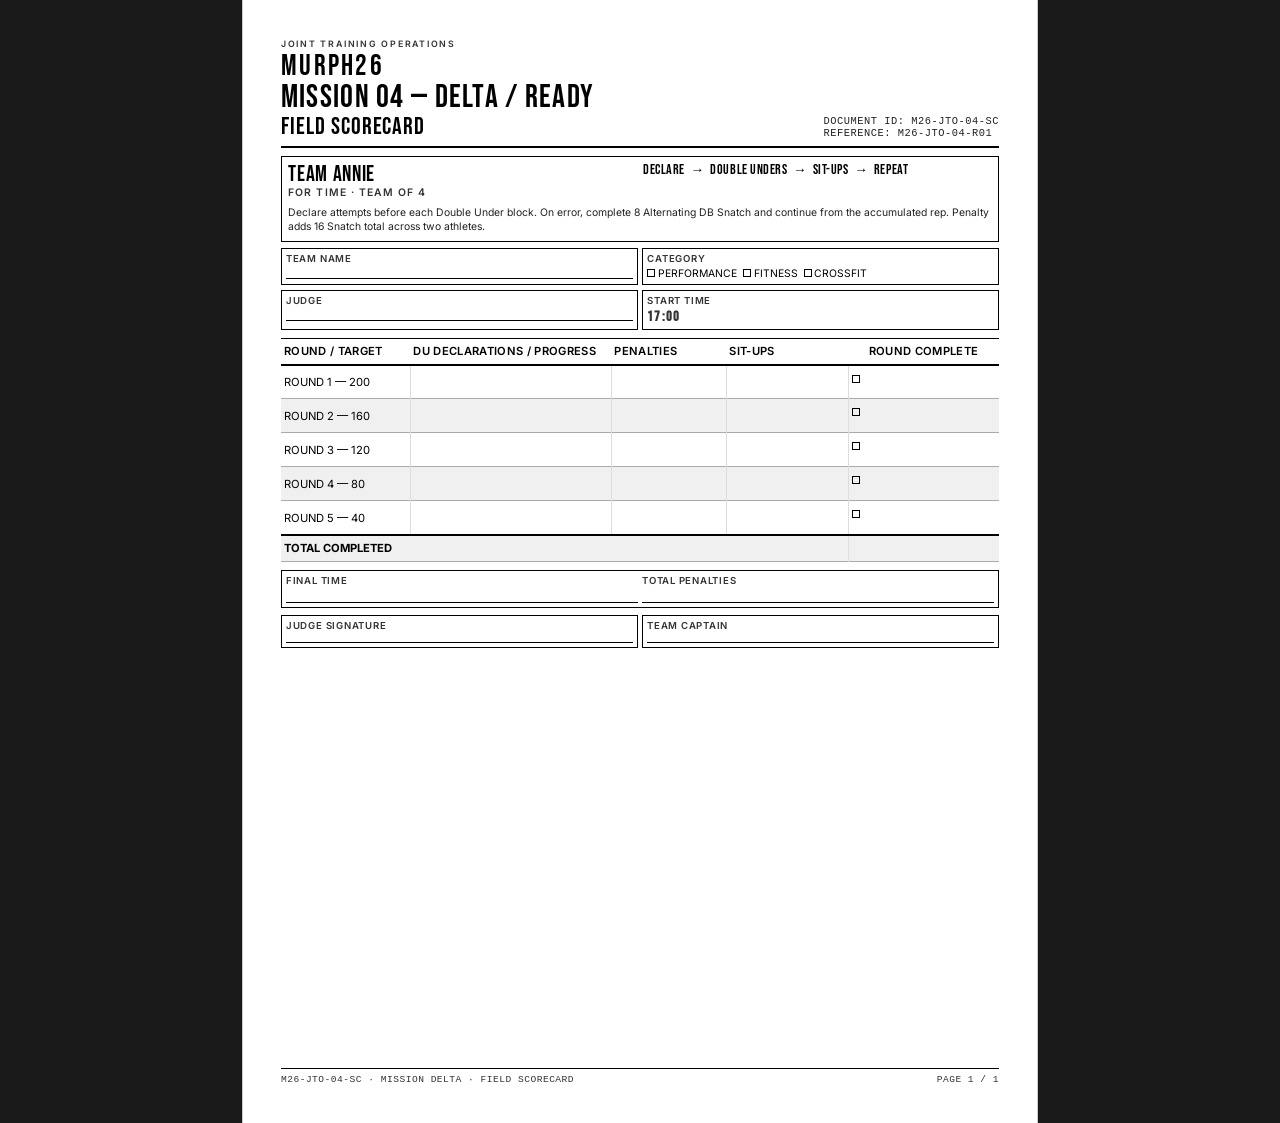
<file: mission-briefs/mission-04-scorecard.html>
<!DOCTYPE html>
<html lang='it'>
<head>
  <meta charset='UTF-8'>
  <meta name='viewport' content='width=device-width, initial-scale=1.0'>
  <title>Mission 04 — Delta Ready | Field Scorecard</title>
  <link rel='preconnect' href='https://fonts.googleapis.com'>
  <link rel='preconnect' href='https://fonts.gstatic.com' crossorigin>
  <link href='https://fonts.googleapis.com/css2?family=Bebas+Neue&family=Inter:wght@300;400;500;600;700&display=swap' rel='stylesheet'>
  <style>
    :root {
      --black: #000000;
      --white: #ffffff;
      --grey: #f0f0f0;
      --line: #000000;
    }

    * {
      box-sizing: border-box;
      margin: 0;
      padding: 0;
    }

    @page {
      size: A4 portrait;
      margin: 0;
    }

    body {
      font-family: 'Inter', sans-serif;
      background-color: #1a1a1a;
      color: var(--black);
      -webkit-font-smoothing: antialiased;
    }

    .scorecard-page {
      width: 210mm;
      min-height: 297mm;
      margin: 0 auto;
      padding: 10mm;
      background-color: var(--white);
      box-shadow: 0 0 0 1px #ccc;
      display: flex;
      flex-direction: column;
      gap: 0.25rem;
    }

    @media print {
      body {
        background-color: var(--white);
      }

      .scorecard-page {
        box-shadow: none;
        margin: 0;
        width: 100%;
        min-height: 100vh;
      }
    }

    .sc-header {
      border-bottom: 1.5pt solid var(--line);
      padding-bottom: 0.4rem;
      margin-bottom: 0.3rem;
    }

    .sc-brand {
      font-family: 'Bebas Neue', sans-serif;
      font-size: 1.8rem;
      letter-spacing: 0.08em;
      line-height: 1;
    }

    .sc-unit {
      font-size: 0.55rem;
      font-weight: 600;
      letter-spacing: 0.2em;
      text-transform: uppercase;
      color: #333;
      margin-bottom: 0.25rem;
    }

    .sc-meta-row {
      display: flex;
      justify-content: space-between;
      align-items: flex-end;
      gap: 1rem;
      flex-wrap: wrap;
    }

    .sc-mission {
      font-family: 'Bebas Neue', sans-serif;
      font-size: 2rem;
      letter-spacing: 0.04em;
      line-height: 1;
    }

    .sc-doc-id,
    .sc-reference {
      font-family: 'Courier New', monospace;
      font-size: 0.65rem;
      letter-spacing: 0.05em;
      text-transform: uppercase;
      color: #222;
    }

    .sc-title {
      font-family: 'Bebas Neue', sans-serif;
      font-size: 1.5rem;
      letter-spacing: 0.04em;
      margin-top: 0.1rem;
      line-height: 1;
    }

    .sc-presc {
      border: 1pt solid var(--line);
      padding: 0.4rem;
      display: grid;
      grid-template-columns: 1fr 1fr;
      gap: 0.4rem;
      align-items: start;
    }

    .sc-presc-main {
      font-family: 'Bebas Neue', sans-serif;
      font-size: 1.4rem;
      letter-spacing: 0.03em;
      line-height: 1;
    }

    .sc-presc-sub {
      font-size: 0.65rem;
      font-weight: 600;
      letter-spacing: 0.1em;
      text-transform: uppercase;
      color: #333;
    }

    .sc-presc-flow {
      font-family: 'Bebas Neue', sans-serif;
      font-size: 0.85rem;
      letter-spacing: 0.04em;
      display: flex;
      flex-wrap: wrap;
      align-items: center;
      gap: 0.35rem;
      line-height: 1;
    }

    .sc-presc-note {
      grid-column: 1 / -1;
      font-size: 0.65rem;
      line-height: 1.4;
      color: #222;
    }

    .sc-meta-form {
      display: grid;
      grid-template-columns: 1fr 1fr;
      gap: 0.3rem;
      margin: 0.1rem 0;
    }

    .sc-form-item {
      border: 1pt solid var(--line);
      padding: 0.25rem;
      display: flex;
      flex-direction: column;
      gap: 0.2rem;
    }

    .sc-form-label {
      font-size: 0.6rem;
      font-weight: 600;
      letter-spacing: 0.08em;
      text-transform: uppercase;
      color: #333;
    }

    .sc-form-line {
      border-bottom: 1pt solid var(--line);
      min-height: 0.75rem;
    }

    .sc-category {
      display: flex;
      gap: 0.4rem;
      align-items: center;
      flex-wrap: wrap;
    }

    .sc-category-label {
      display: flex;
      align-items: center;
      gap: 0.15rem;
      font-size: 0.65rem;
    }

    .sc-check {
      width: 0.5rem;
      height: 0.5rem;
      border: 0.5pt solid var(--line);
      display: inline-block;
    }

    .sc-grid {
      width: 100%;
      border-collapse: collapse;
      table-layout: fixed;
      font-size: 0.7rem;
      margin: 0.15rem 0;
    }

    .sc-grid thead th {
      font-weight: 600;
      text-transform: uppercase;
      letter-spacing: 0.03em;
      text-align: left;
      border-bottom: 1.5pt solid var(--line);
      border-top: 1pt solid var(--line);
      padding: 0.15rem 0.2rem;
      background-color: var(--white);
      height: 0.7cm;
      vertical-align: middle;
    }

    .sc-grid tbody tr {
      border-bottom: 1pt solid #aaa;
    }

    .sc-grid tbody tr:nth-child(even) td {
      background-color: var(--grey);
    }

    .sc-grid td {
      height: 0.9cm;
      padding: 0.1rem 0.2rem;
      vertical-align: middle;
      border-right: 0.5pt solid #ddd;
    }

    .sc-grid td:last-child,
    .sc-grid th:last-child {
      border-right: none;
    }

    .sc-grid .col-round { width: 18%; }
    .sc-grid .col-du { width: 28%; }
    .sc-grid .col-penalty { width: 16%; }
    .sc-grid .col-situps { width: 17%; }
    .sc-grid .col-complete { width: 21%; text-align: center; }

    .sc-total-row {
      font-weight: 700;
      border-top: 1.5pt solid var(--line);
      border-bottom: 1.5pt solid var(--line);
    }

    .sc-total-row td {
      background-color: #e0e0e0;
      height: 0.7cm;
    }

    .sc-result-row {
      display: grid;
      grid-template-columns: repeat(2, minmax(0, 1fr));
      gap: 0.25rem;
      border: 1pt solid var(--line);
      padding: 0.25rem;
      margin: 0.1rem 0;
    }

    .sc-result-item {
      display: flex;
      flex-direction: column;
      gap: 0.15rem;
    }

    .sc-result-label {
      font-size: 0.6rem;
      font-weight: 600;
      letter-spacing: 0.08em;
      text-transform: uppercase;
      color: #333;
    }

    .sc-result-line {
      border-bottom: 1pt solid var(--line);
      min-height: 0.8rem;
      margin-top: 0.1rem;
    }

    .sc-signatures {
      display: grid;
      grid-template-columns: 1fr 1fr;
      gap: 0.25rem;
      margin: 0.1rem 0;
    }

    .sc-sign-item {
      border: 1pt solid var(--line);
      padding: 0.25rem;
    }

    .sc-footer {
      margin-top: auto;
      display: flex;
      justify-content: space-between;
      align-items: flex-end;
      border-top: 1pt solid var(--line);
      padding-top: 0.3rem;
      font-family: 'Courier New', monospace;
      font-size: 0.6rem;
      letter-spacing: 0.05em;
      text-transform: uppercase;
      color: #333;
    }
  </style>
  <link rel="icon" href="../favicon.ico" sizes="any" type="image/x-icon">
  <link rel="icon" type="image/png" sizes="16x16" href="../favicon-16x16.png">
  <link rel="icon" type="image/png" sizes="32x32" href="../favicon-32x32.png">
  <link rel="apple-touch-icon" sizes="180x180" href="../apple-touch-icon.png">
  <link rel="manifest" href="../manifest.json">
</head>
<body>
  <main class='scorecard-page'>
    <header class='sc-header'>
      <div class='sc-unit'>Joint Training Operations</div>
      <div class='sc-brand'>MURPH26</div>
      <div class='sc-meta-row'>
        <div>
          <div class='sc-mission'>MISSION 04 — DELTA / READY</div>
          <div class='sc-title'>FIELD SCORECARD</div>
        </div>
        <div>
          <div class='sc-doc-id'>Document ID: M26-JTO-04-SC</div>
          <div class='sc-reference'>Reference: M26-JTO-04-R01</div>
        </div>
      </div>
    </header>

    <section class='sc-presc'>
      <div>
        <div class='sc-presc-main'>TEAM ANNIE</div>
        <div class='sc-presc-sub'>For Time · Team of 4</div>
      </div>
      <div class='sc-presc-flow'>
        <span>DECLARE</span>
        <span>→</span>
        <span>DOUBLE UNDERS</span>
        <span>→</span>
        <span>SIT-UPS</span>
        <span>→</span>
        <span>REPEAT</span>
      </div>
      <div class='sc-presc-note'>
        Declare attempts before each Double Under block. On error, complete 8 Alternating DB Snatch and continue from the accumulated rep. Penalty adds 16 Snatch total across two athletes.
      </div>
    </section>

    <section class='sc-meta-form'>
      <div class='sc-form-item'>
        <div class='sc-form-label'>TEAM NAME</div>
        <div class='sc-form-line'></div>
      </div>
      <div class='sc-form-item'>
        <div class='sc-form-label'>CATEGORY</div>
        <div class='sc-category'>
          <span class='sc-category-label'><span class='sc-check'>&nbsp;</span> PERFORMANCE</span>
          <span class='sc-category-label'><span class='sc-check'>&nbsp;</span> FITNESS</span>
          <span class='sc-category-label'><span class='sc-check'>&nbsp;</span> CROSSFIT</span>
        </div>
      </div>
      <div class='sc-form-item'>
        <div class='sc-form-label'>JUDGE</div>
        <div class='sc-form-line'></div>
      </div>
      <div class='sc-form-item'>
        <div class='sc-form-label'>START TIME</div>
        <div class='sc-form-label' style='font-family: "Bebas Neue", sans-serif; font-size: 0.85rem;'>17:00</div>
      </div>
    </section>

    <table class='sc-grid'>
      <thead>
        <tr>
          <th class='col-round'>ROUND / TARGET</th>
          <th class='col-du'>DU DECLARATIONS / PROGRESS</th>
          <th class='col-penalty'>PENALTIES</th>
          <th class='col-situps'>SIT-UPS</th>
          <th class='col-complete'>ROUND COMPLETE</th>
        </tr>
      </thead>
      <tbody>
        <tr><td>ROUND 1 — 200</td><td></td><td></td><td></td><td><span class='sc-check'>&nbsp;</span></td></tr>
        <tr><td>ROUND 2 — 160</td><td></td><td></td><td></td><td><span class='sc-check'>&nbsp;</span></td></tr>
        <tr><td>ROUND 3 — 120</td><td></td><td></td><td></td><td><span class='sc-check'>&nbsp;</span></td></tr>
        <tr><td>ROUND 4 — 80</td><td></td><td></td><td></td><td><span class='sc-check'>&nbsp;</span></td></tr>
        <tr><td>ROUND 5 — 40</td><td></td><td></td><td></td><td><span class='sc-check'>&nbsp;</span></td></tr>
        <tr class='sc-total-row'>
          <td colspan='4'>TOTAL COMPLETED</td>
          <td>&nbsp;</td>
        </tr>
      </tbody>
    </table>

    <section class='sc-result-row'>
      <div class='sc-result-item'>
        <div class='sc-result-label'>FINAL TIME</div>
        <div class='sc-result-line'></div>
      </div>
      <div class='sc-result-item'>
        <div class='sc-result-label'>TOTAL PENALTIES</div>
        <div class='sc-result-line'></div>
      </div>
    </section>

    <section class='sc-signatures'>
      <div class='sc-sign-item'>
        <div class='sc-form-label'>JUDGE SIGNATURE</div>
        <div class='sc-form-line'></div>
      </div>
      <div class='sc-sign-item'>
        <div class='sc-form-label'>TEAM CAPTAIN</div>
        <div class='sc-form-line'></div>
      </div>
    </section>

    <footer class='sc-footer'>
      <div>M26-JTO-04-SC · MISSION DELTA · FIELD SCORECARD</div>
      <div>Page 1 / 1</div>
    </footer>
  </main>
  <script>
    if (new URLSearchParams(location.search).get('print') === '1') {
      window.addEventListener('load', () => {
        setTimeout(() => window.print(), 800);
      });
    }
  </script>
</body>
</html>
</file>
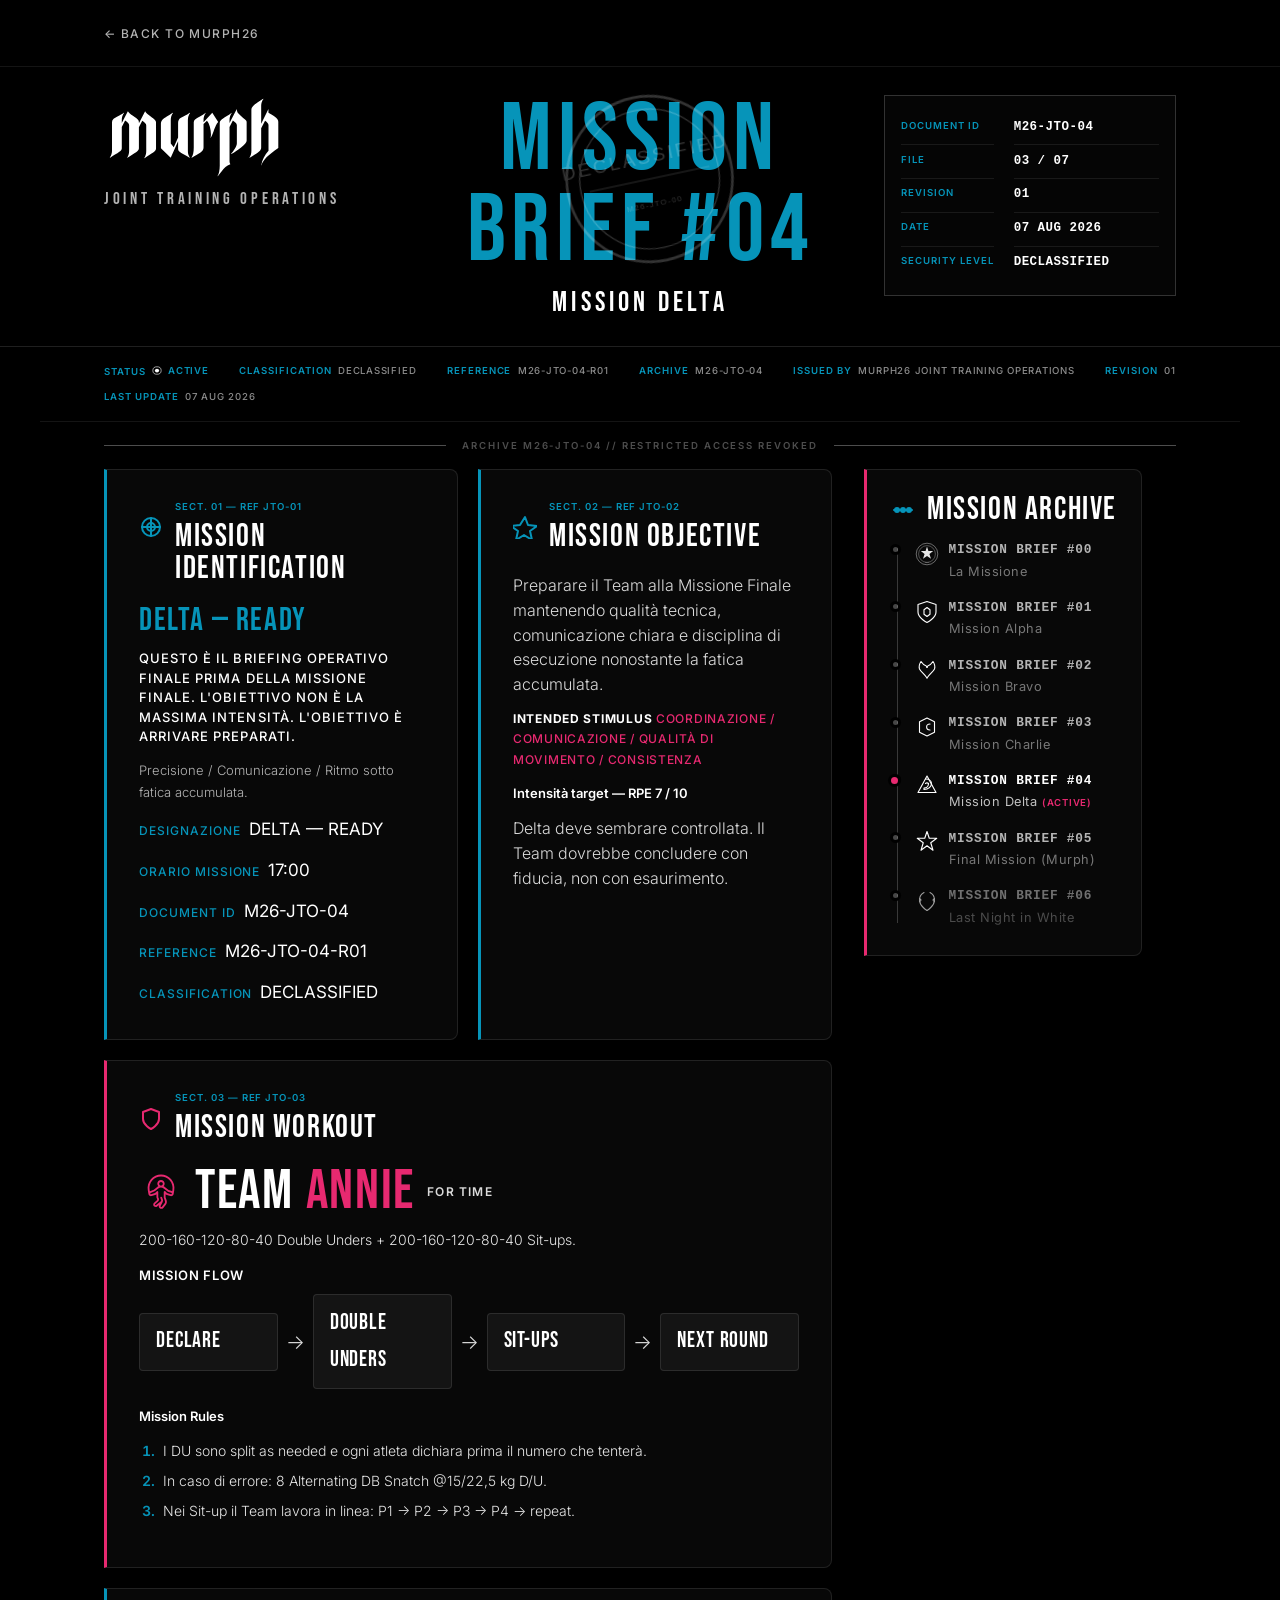
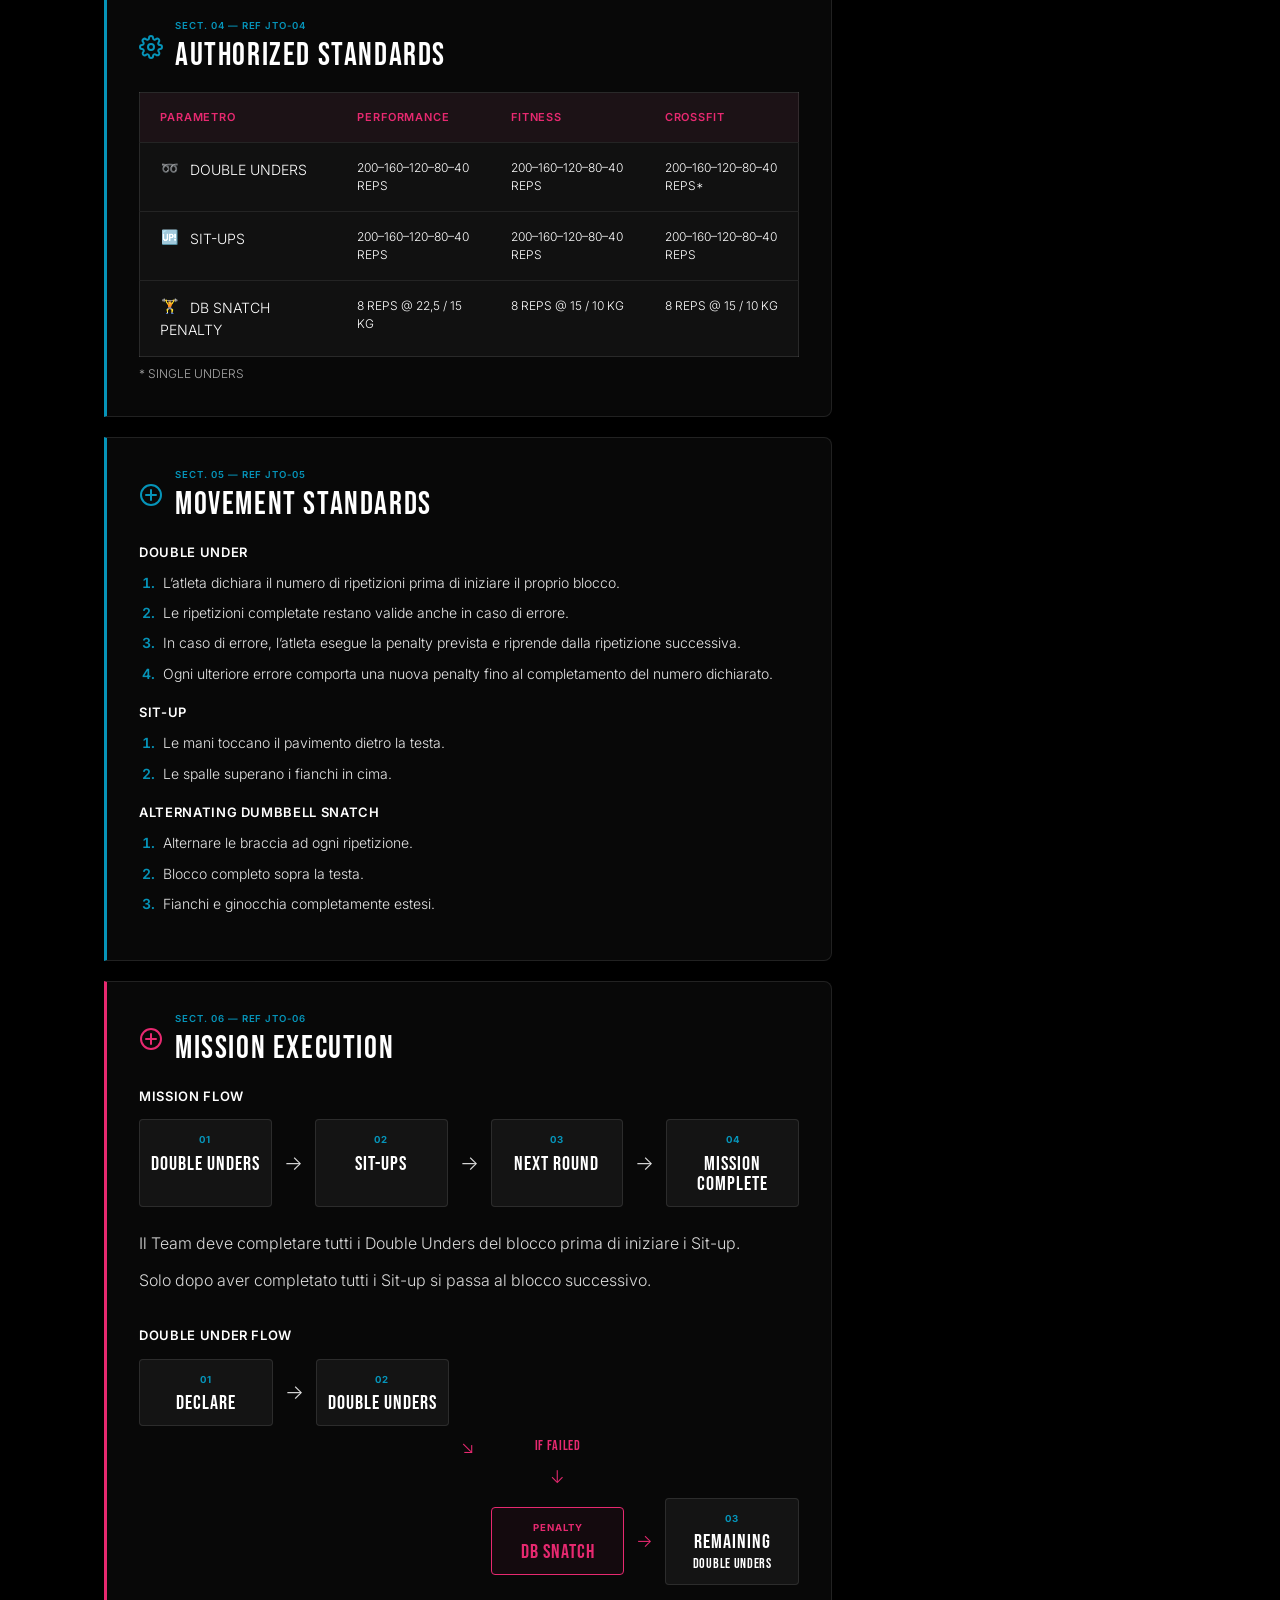
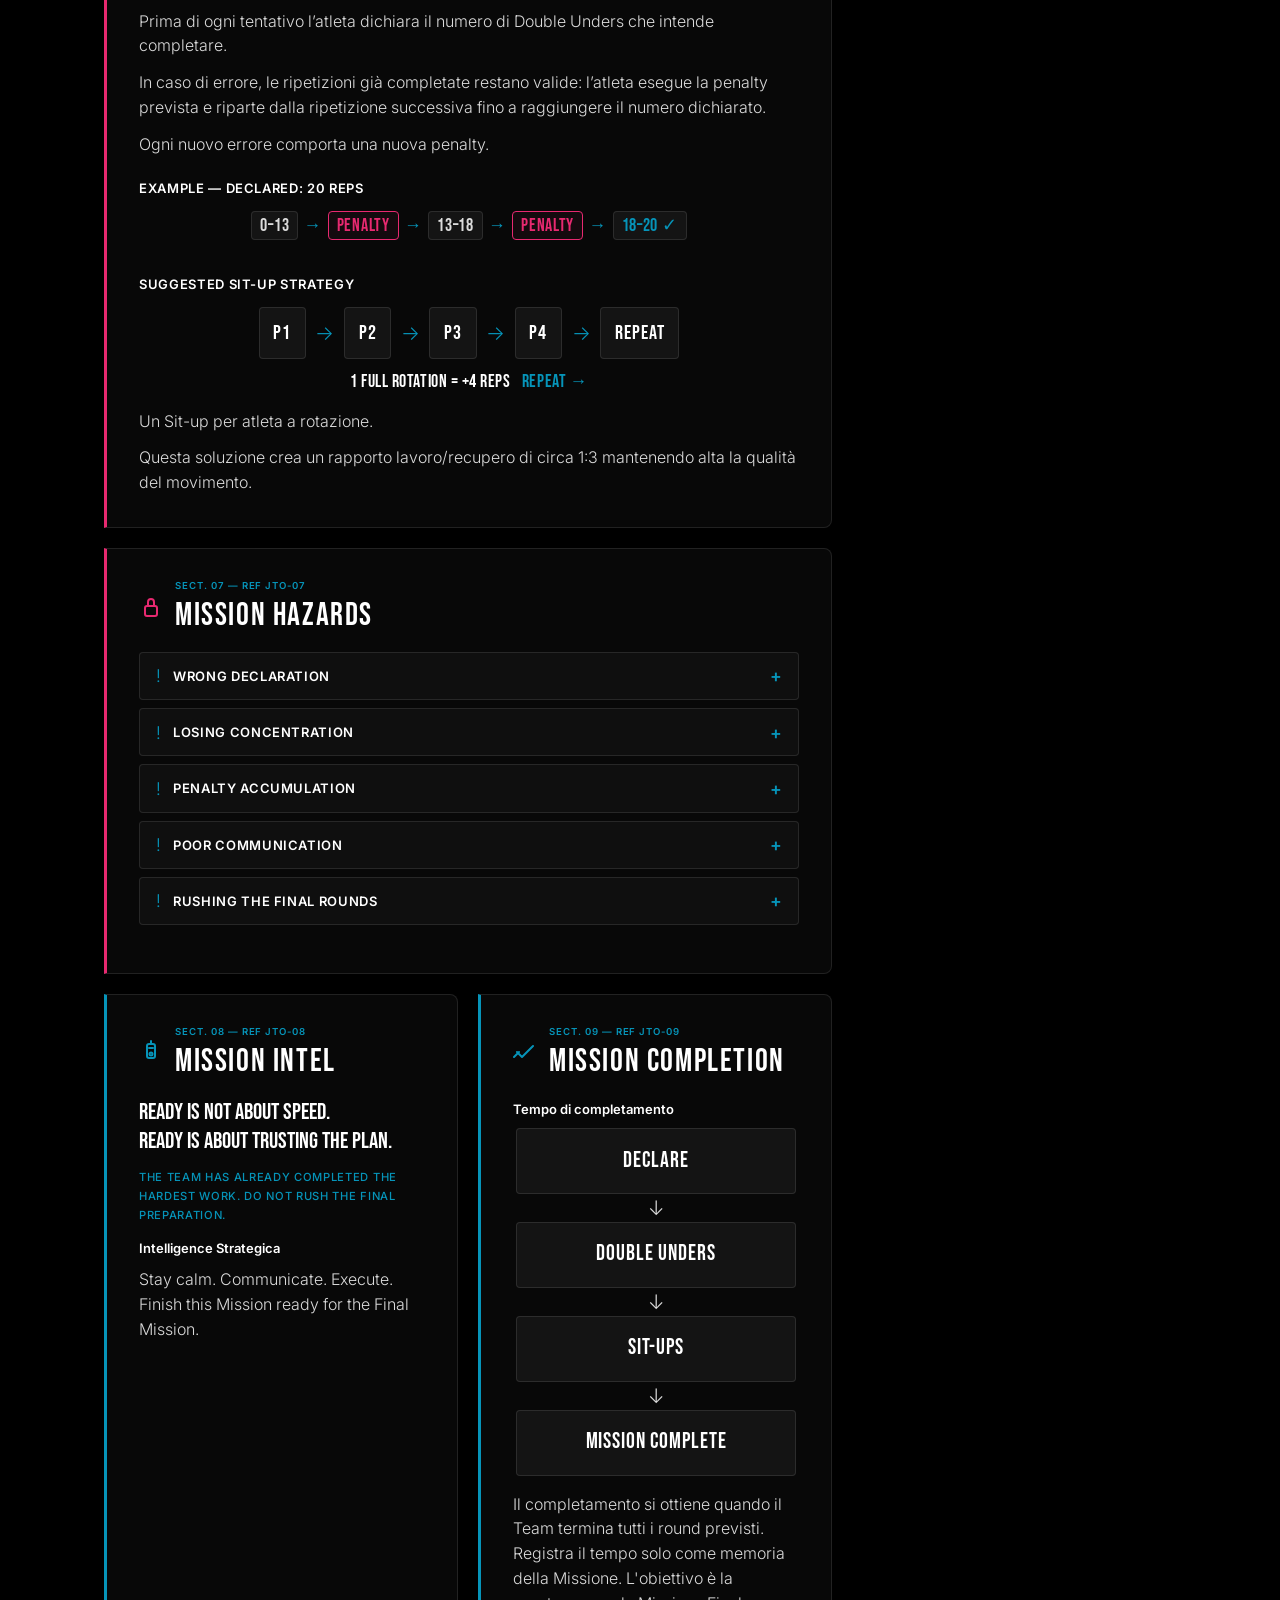
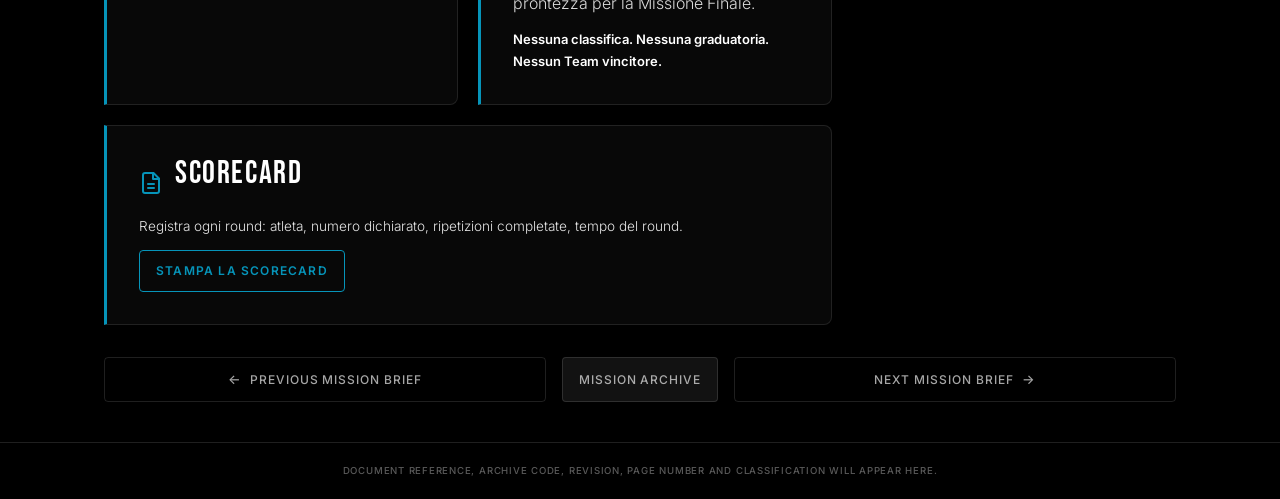
<file: mission-briefs/mission-04.html>
<!DOCTYPE html>
<html lang='it'>
<head>
  <meta charset='UTF-8'>
  <meta name='viewport' content='width=device-width, initial-scale=1.0, viewport-fit=cover'>
  <title>Mission Brief #04 | Murph26</title>
  <meta name='description' content='Mission Brief #04 — Mission Delta: the official operational dossier of the Murph26 12H Experience.'>
  <link rel='preconnect' href='https://fonts.googleapis.com'>
  <link rel='preconnect' href='https://fonts.gstatic.com' crossorigin>
  <link href='https://fonts.googleapis.com/css2?family=Bebas+Neue&family=Inter:wght@300;400;500;600;700&display=swap' rel='stylesheet'>
  <link rel='stylesheet' href='../css/mission-brief.css'>
  <link rel='stylesheet' href='../css/print-dossier.css' media='print'>
  <script src='../js/classified-countdown.js' defer></script>
  <script src='../js/back-to-top.js' defer></script>
  <link rel='icon' href='../favicon.ico' sizes='any' type='image/x-icon'>
  <link rel='icon' type='image/png' sizes='16x16' href='../favicon-16x16.png'>
  <link rel='icon' type='image/png' sizes='32x32' href='../favicon-32x32.png'>
  <link rel='apple-touch-icon' sizes='180x180' href='../apple-touch-icon.png'>
  <link rel='manifest' href='../manifest.json'>
  <meta name='theme-color' content='#0694B9'>
<style>
  .mb04-flow {
    display: grid;
    grid-template-columns: 1fr auto 1fr auto 1fr auto 1fr;
    align-items: center;
    gap: 0.75rem;
    margin: 0.75rem 0;
  }
  .mb04-flow .rotation-card {
    min-width: 0;
  }
  .mb04-flow .rotation-teams {
    word-break: break-word;
  }
  .mb04-flow--du {
    grid-template-columns: 1fr auto 1fr auto 1fr auto 1fr;
    grid-template-areas:
      "declare arrow du    .      .     .      ."
      ".     .    .       branch if    .      ."
      ".     .    .       .      down  .      ."
      ".     .    .       .      penalty return remaining";
  }
  .mb04-declare { grid-area: declare; }
  .mb04-arrow1 { grid-area: arrow; }
  .mb04-du { grid-area: du; }
  .mb04-branch { grid-area: branch; color: var(--pink); font-size: 1.1rem; line-height: 1; text-align: right; padding-right: 0.3rem; }
  .mb04-if { grid-area: if; font-family: 'Bebas Neue', sans-serif; font-size: 0.85rem; letter-spacing: 0.05em; color: var(--pink); text-align: center; line-height: 1; }
  .mb04-down { grid-area: down; color: var(--pink); font-size: 1.1rem; line-height: 1; text-align: center; }
  .mb04-penalty {
    grid-area: penalty;
    border: 1px solid var(--pink);
    background: rgba(231, 41, 112, 0.05);
    color: var(--pink);
  }
  .mb04-penalty .rotation-teams {
    color: var(--pink);
  }
  .mb04-return { grid-area: return; color: var(--pink); font-size: 1.1rem; line-height: 1; text-align: center; }
  .mb04-return-desktop { display: inline; }
  .mb04-return-mobile { display: none; }
  .mb04-remaining { grid-area: remaining; }
  .mb04-remaining .rotation-label { color: var(--blue); }

  .mb04-execution .mission-rule-title { margin: 0 0 0.5rem !important; }
  .mb04-execution .mb04-section-label:not(:first-child) { margin-top: 2rem !important; }
  .mb04-execution .mb04-example-label { margin: 1.25rem 0 0.75rem !important; }
  .mb04-execution .mb04-flow { margin: 0.75rem 0 1.5rem !important; align-items: stretch; }
  .mb04-execution .mb04-flow--du { align-items: center; }
  .mb04-execution .suggested-flow { margin: 0.75rem 0 0.5rem !important; }
  .mb04-execution .rotation-summary { margin: 0.5rem 0 0.75rem !important; }
  .mb04-execution .mission-objective-copy { margin: 0 0 0.75rem !important; }
  .mb04-execution .mission-objective-copy:last-child { margin-bottom: 0 !important; }

  .mb04-completion .mission-flow--completion {
    display: flex;
    flex-direction: column;
    align-items: center;
    gap: 0.25rem;
    margin: 0.5rem 0 1rem;
  }
  .mb04-completion .mission-flow--completion .flow-step {
    width: 100%;
    max-width: 280px;
    min-height: 2.8rem;
    padding: 0.85rem 1rem;
    white-space: normal;
    text-align: center;
  }
  .mb04-completion .mission-flow--completion .flow-arrow {
    align-self: center;
    color: var(--cyan);
  }

  .mb04-example {
    display: flex;
    flex-wrap: wrap;
    align-items: center;
    justify-content: center;
    gap: 0.35rem;
    margin: 0.5rem 0 0.75rem;
    font-family: 'Bebas Neue', sans-serif;
    font-size: 1.1rem;
    letter-spacing: 0.04em;
    text-align: center;
  }
  .mb04-example-step {
    padding: 0.3rem 0.5rem;
    background: rgba(255, 255, 255, 0.05);
    border: 1px solid rgba(255, 255, 255, 0.1);
    border-radius: 4px;
    line-height: 1;
  }
  .mb04-example-penalty {
    border-color: var(--pink);
    background: rgba(231, 41, 112, 0.05);
    color: var(--pink);
  }
  .mb04-example-ok {
    color: var(--blue);
  }
  .mb04-example-arrow {
    color: var(--blue);
  }
  @media (max-width: 899px) {
    .mb04-flow {
      grid-template-columns: 1fr auto 1fr;
    }
    .mb04-flow--du {
      grid-template-areas:
        "declare arrow du"
        ".     .    branch"
        ".     .    if"
        ".     .    down"
        ".     .    penalty"
        ".     .    return"
        ".     .    remaining";
    }
    .mb04-branch,
    .mb04-if,
    .mb04-down,
    .mb04-return {
      text-align: center;
      padding: 0;
    }
    .mb04-return-desktop { display: none; }
    .mb04-return-mobile { display: inline; }
    .mb04-execution .mb04-section-label:not(:first-child) { margin-top: 1.5rem !important; }
    .mb04-execution .mb04-example-label { margin-top: 1rem !important; }
  }
  @media (max-width: 899px) {
    .mb04-execution .mb04-flow {
      display: flex;
      flex-direction: column;
      align-items: center;
      gap: 0.35rem;
    }
    .mb04-execution .mb04-flow .rotation-card {
      width: 100%;
      max-width: 280px;
      align-self: center;
    }
    .mb04-execution .mb04-flow .flow-arrow {
      font-size: 0;
    }
    .mb04-execution .mb04-flow .flow-arrow::before {
      content: '↓';
      font-size: 1.25rem;
      color: var(--cyan);
    }
    .mb04-execution .mb04-flow--du .mb04-penalty {
      flex-direction: row;
      flex-wrap: wrap;
      justify-content: center;
      align-items: center;
      gap: 0.25rem;
    }
    .mb04-execution .mb04-flow--du .mb04-penalty .rotation-teams::before {
      content: '\2014';
      font-family: 'Inter', sans-serif;
      font-size: 0.7rem;
      margin-right: 0.25rem;
      color: var(--pink);
    }
    .mb04-execution .mb04-flow--du .mb04-branch {
      font-size: 0;
    }
    .mb04-execution .mb04-flow--du .mb04-branch::before {
      content: '↓';
      font-size: 1.1rem;
      line-height: 1;
      color: var(--pink);
    }
  }

  @media (max-width: 599px) {
    .mission-card .scaling-exercise {
      width: 30%;
      min-width: 0;
    }
    .mission-card .scaling-table th:not(.scaling-exercise),
    .mission-card .scaling-table td:not(.scaling-exercise) {
      width: 23.33%;
      min-width: 0;
    }
    .scaling-table th:nth-child(2),
    .scaling-table th:nth-child(3),
    .scaling-table th:nth-child(4) {
      font-size: 0;
      white-space: nowrap;
    }
    .scaling-table th:nth-child(2)::before { content: 'PERF.'; }
    .scaling-table th:nth-child(3)::before { content: 'FITN.'; }
    .scaling-table th:nth-child(4)::before { content: 'CROSS.'; }
    .scaling-table th:nth-child(2)::before,
    .scaling-table th:nth-child(3)::before,
    .scaling-table th:nth-child(4)::before {
      font-size: 0.6875rem;
      color: var(--pink);
      font-family: 'Inter', sans-serif;
      font-weight: 600;
      letter-spacing: 0.08em;
      text-transform: uppercase;
    }
    .scaling-table th,
    .scaling-table td {
      padding: 0.65rem 0.35rem;
      overflow-wrap: anywhere;
    }
    .scaling-table td {
      word-break: break-word;
    }

    .mb04-execution .suggested-flow-track {
      display: flex;
      flex-direction: row;
      flex-wrap: nowrap;
      justify-content: center;
      align-items: center;
      gap: 0.2rem;
    }
    .mb04-execution .suggested-flow-track .suggested-flow-arrow--desktop {
      display: inline-flex;
    }
    .mb04-execution .suggested-flow-track .suggested-flow-arrow--mobile {
      display: none;
    }
    .mb04-execution .suggested-flow-track .suggested-flow-step {
      flex: 0 0 auto;
      min-width: 1.4rem;
      padding: 0.35rem 0.35rem;
      font-size: 0.8rem;
      text-transform: uppercase;
    }
    .mb04-execution .suggested-flow-track .suggested-flow-step:last-child {
      min-width: 2.8rem;
      padding: 0.35rem 0.5rem;
    }
    .mb04-execution .suggested-flow-track .suggested-flow-arrow {
      font-size: 0.85rem;
    }
  }
</style>
</head>
<body class='mission-brief'>

  <div class='classified-overlay' data-countdown data-deadline='2026-08-07T16:30:00+02:00' data-mission-number='04' data-mission-name='MISSION DELTA' data-mission-color='magenta' aria-hidden='true'>
    <div class='classified-overlay__content'>
      <p class='classified-overlay__eyebrow'>CLASSIFIED</p>
      <h1 class='classified-overlay__title'>MISSION BRIEF <span class='classified-overlay__number'>#04</span></h1>
      <p class='classified-overlay__mission'>MISSION DELTA</p>
      <p class='classified-overlay__label'>DECLASSIFICATION IN</p>
      <div class='countdown' aria-live='polite'>
        <div class='countdown__unit'>
          <span class='countdown__number'>00</span>
          <span class='countdown__label'>HRS</span>
        </div>
        <span class='countdown__sep'>:</span>
        <div class='countdown__unit'>
          <span class='countdown__number'>00</span>
          <span class='countdown__label'>MIN</span>
        </div>
        <span class='countdown__sep'>:</span>
        <div class='countdown__unit'>
          <span class='countdown__number'>00</span>
          <span class='countdown__label'>SEC</span>
        </div>
      </div>
      <p class='classified-overlay__footer'>AUTHORIZED PERSONNEL ONLY</p>
      <div class='classified-overlay__actions' style='display: flex; flex-direction: column; gap: 0.5rem;'>
        <a href='../index.html' class='mb-back-link' style='color: #000;'>&larr; BACK TO MURPH26</a>
        <a href='mission-00.html' class='mb-back-link' style='color: #000;'>&larr; BACK TO MISSION ARCHIVE</a>
      </div>
    </div>
  </div>

  <header class='mb-header'>
    <div class='mb-container'>
      <a href='../index.html' class='mb-back-link'>&larr; Torna a Murph26</a>
    </div>
  </header>

  <main class='mb-dossier'>

    <header class='mb-dossier-header'>
      <section class='mb-document-header'>
        <div class='mb-document-header__inner'>
          <div class='mb-document-logo'>
            <img src='../assets/muprh-logo-font.svg' alt='Murph26' class='mb-document-logo-mark'>
            <span class='mb-document-logo-wordmark'>JOINT TRAINING OPERATIONS</span>
          </div>
          <div class='mb-document-title'>
            <img class='mb-stamp' src='assets/declassified-stamp.svg' alt='' aria-hidden='true'>
            <h1>MISSION BRIEF #04</h1>
            <p class='mb-document-subtitle'>MISSION DELTA</p>
          </div>
          <div class='mb-document-meta-block'>
            <dl class='mb-document-table'>
              <dt>Document ID</dt>
              <dd>M26-JTO-04</dd>
              <dt>File</dt>
              <dd>03 / 07</dd>
              <dt>Revision</dt>
              <dd>01</dd>
              <dt>Date</dt>
              <dd>07 AUG 2026</dd>
              <dt>Security Level</dt>
              <dd>DECLASSIFIED</dd>
            </dl>
            <div class='mb-document-actions'>
            </div>
          </div>
        </div>
      </section>

      <section class='mb-document-meta'>
        <span class='document-meta-item'><b>Status</b> <span class='status-badge'><img src='assets/status-active.svg' alt='' aria-hidden='true'> ACTIVE</span></span>
        <span class='document-meta-item'><b>Classification</b> DECLASSIFIED</span>
        <span class='document-meta-item'><b>Reference</b> M26-JTO-04-R01</span>
        <span class='document-meta-item'><b>Archive</b> M26-JTO-04</span>
        <span class='document-meta-item'><b>Issued by</b> MURPH26 JOINT TRAINING OPERATIONS</span>
        <span class='document-meta-item'><b>Revision</b> 01</span>
        <span class='document-meta-item'><b>Last Update</b> 07 AUG 2026</span>
      </section>

      <div class='military-divider'><span>Archive M26-JTO-04 // RESTRICTED ACCESS REVOKED</span></div>
    </header>

    <div class='mb-dossier-body'>

      <section class='mission-content'>

        <article class='mission-card mission-card--info'>
          <header class='mission-card-header'>
            <svg class='mission-card-icon' aria-hidden='true' viewBox='0 0 24 24' fill='none' xmlns='http://www.w3.org/2000/svg' stroke='currentColor' stroke-width='2' stroke-linecap='round' stroke-linejoin='round'><circle cx='12' cy='12' r='9'/><circle cx='12' cy='12' r='4'/><line x1='12' y1='3' x2='12' y2='21'/><line x1='3' y1='12' x2='21' y2='12'/></svg>

            <h2 class='mission-card-title'>MISSION IDENTIFICATION</h2>
          </header>
          <div class='mission-card-body'>
            <p class='mission-codename'>DELTA — READY</p>
            <p class='mission-narrative'>Questo è il briefing operativo finale prima della Missione Finale. L'obiettivo non è la massima intensità. L'obiettivo è arrivare preparati.</p>
            <p class='mission-wod-note'>Precisione / Comunicazione / Ritmo sotto fatica accumulata.</p>
            <dl class='mission-intel'>
              <div>
                <dt>Designazione</dt>
                <dd>DELTA — READY</dd>
              </div>
              <div>
                <dt>Orario Missione</dt>
                <dd>17:00</dd>
              </div>
              <div>
                <dt>Document ID</dt>
                <dd>M26-JTO-04</dd>
              </div>
              <div>
                <dt>Reference</dt>
                <dd>M26-JTO-04-R01</dd>
              </div>
              <div>
                <dt>Classification</dt>
                <dd>DECLASSIFIED</dd>
              </div>
            </dl>
          </div>
        </article>

        <article class='mission-card mission-card--info'>
          <header class='mission-card-header'>
            <svg class='mission-card-icon' aria-hidden='true' viewBox='0 0 24 24' fill='none' xmlns='http://www.w3.org/2000/svg' stroke='currentColor' stroke-width='2' stroke-linecap='round' stroke-linejoin='round'><path d='M12 2l3 8 9 1-7 5 2 9-8-5-8 5 2-9-7-5 9-1Z'/></svg>

            <h2 class='mission-card-title'>MISSION OBJECTIVE</h2>
          </header>
          <div class='mission-card-body'>
            <p class='mission-objective-copy'>Preparare il Team alla Missione Finale mantenendo qualità tecnica, comunicazione chiara e disciplina di esecuzione nonostante la fatica accumulata.</p>
            <p class='mission-intended-stimulus'><strong>INTENDED STIMULUS</strong> COORDINAZIONE / COMUNICAZIONE / QUALITÀ DI MOVIMENTO / CONSISTENZA</p>
            <p class='mission-rule-title' style='white-space: nowrap;'>Intensità target — RPE 7 / 10</p>
            <p class='mission-objective-copy' style='margin-bottom: 0;'>Delta deve sembrare controllata. Il Team dovrebbe concludere con fiducia, non con esaurimento.</p>
          </div>
        </article>

        <article class='mission-card mission-card--full mission-card--critical'>
          <header class='mission-card-header'>
            <svg class='mission-card-icon' aria-hidden='true' viewBox='0 0 24 24' fill='none' xmlns='http://www.w3.org/2000/svg' stroke='currentColor' stroke-width='2' stroke-linecap='round' stroke-linejoin='round'><path d='M12 22s8-4 8-10V5l-8-3-8 3v7c0 6 8 10 8 10z'/></svg>

            <h2 class='mission-card-title'>MISSION WORKOUT</h2>
          </header>
          <div class='mission-card-body'>
            <div class='mission-wod-headline'>
              <span class='wod-icon' aria-hidden='true' data-wod-icon='jump-rope'></span>
              <span class='wod-label'>TEAM</span>
              <span class='wod-join'>ANNIE</span>
              <span class='wod-time'>FOR TIME</span>
            </div>

            <p class='mission-wod-description'>200-160-120-80-40 Double Unders + 200-160-120-80-40 Sit-ups.</p>

            <p class='mission-rule-title' style='text-transform: uppercase; letter-spacing: 0.05em; text-align: left; margin: 0 0 0.5rem;'>Mission Flow</p>
            <div class='mission-flow'>
              <div class='flow-step'>DECLARE</div>
              <span class='flow-arrow flow-arrow--desktop' aria-hidden='true'>→</span>
              <span class='flow-arrow flow-arrow--mobile' aria-hidden='true'>↓</span>
              <div class='flow-step'>DOUBLE UNDERS</div>
              <span class='flow-arrow flow-arrow--desktop' aria-hidden='true'>→</span>
              <span class='flow-arrow flow-arrow--mobile' aria-hidden='true'>↓</span>
              <div class='flow-step'>SIT-UPS</div>
              <span class='flow-arrow flow-arrow--desktop' aria-hidden='true'>→</span>
              <span class='flow-arrow flow-arrow--mobile' aria-hidden='true'>↓</span>
              <div class='flow-step'>NEXT ROUND</div>
            </div>

            <p class='mission-rule-title' style='margin-top: 1rem;'>Mission Rules</p>
            <ol class='mission-rule-list'>
              <li>I DU sono split as needed e ogni atleta dichiara prima il numero che tenterà.</li>
              <li>In caso di errore: 8 Alternating DB Snatch @15/22,5 kg D/U.</li>
              <li>Nei Sit-up il Team lavora in linea: P1 → P2 → P3 → P4 → repeat.</li>
            </ol>
          </div>
        </article>

        <article class='mission-card mission-card--full mission-card--info'>
          <header class='mission-card-header'>
            <svg class='mission-card-icon' aria-hidden='true' viewBox='0 0 24 24' fill='none' xmlns='http://www.w3.org/2000/svg' stroke='currentColor' stroke-width='2' stroke-linecap='round' stroke-linejoin='round'><circle cx='12' cy='12' r='3'/><path d='M19.4 15a1.65 1.65 0 0 0 .33 1.82l.06.06a2 2 0 1 1-2.83 2.83l-.06-.06a1.65 1.65 0 0 0-1.82-.33 1.65 1.65 0 0 0-1 1.51V21a2 2 0 0 1-4 0v-.09A1.65 1.65 0 0 0 9 19.4a1.65 1.65 0 0 0-1.82.33l-.06.06a2 2 0 1 1-2.83-2.83l.06-.06a1.65 1.65 0 0 0 .33-1.82 1.65 1.65 0 0 0-1.51-1H3a2 2 0 0 1 0-4h.09A1.65 1.65 0 0 0 4.6 9a1.65 1.65 0 0 0-.33-1.82l-.06-.06a2 2 0 1 1 2.83-2.83l.06.06a1.65 1.65 0 0 0 1.82.33H9a1.65 1.65 0 0 0 1-1.51V3a2 2 0 0 1 4 0v.09a1.65 1.65 0 0 0 1 1.51 1.65 1.65 0 0 0 1.82-.33l.06-.06a2 2 0 1 1 2.83 2.83l-.06.06a1.65 1.65 0 0 0-.33 1.82V9a1.65 1.65 0 0 0 1.51 1H21a2 2 0 0 1 0 4h-.09a1.65 1.65 0 0 0-1.51 1z'/></svg>

            <h2 class='mission-card-title'>AUTHORIZED STANDARDS</h2>
          </header>
          <div class='mission-card-body'>
            <table class='scaling-table' style='width: 100%;'>
              <thead>
                <tr>
                  <th class='scaling-exercise'>PARAMETRO</th>
                  <th>PERFORMANCE</th>
                  <th>FITNESS</th>
                  <th>CROSSFIT</th>
                </tr>
              </thead>
              <tbody>
                <tr>
                  <td class='scaling-exercise'><span class='table-icon' aria-hidden='true'>➿</span> DOUBLE UNDERS</td>
                  <td style='font-size: 0.75rem;'>200&ndash;160&ndash;120&ndash;80&ndash;40 REPS</td>
                  <td style='font-size: 0.75rem;'>200&ndash;160&ndash;120&ndash;80&ndash;40 REPS</td>
                  <td style='font-size: 0.75rem;'>200&ndash;160&ndash;120&ndash;80&ndash;40 REPS*</td>
                </tr>
                <tr>
                  <td class='scaling-exercise'><span class='table-icon' aria-hidden='true'>🆙</span> SIT-UPS</td>
                  <td style='font-size: 0.75rem;'>200&ndash;160&ndash;120&ndash;80&ndash;40 REPS</td>
                  <td style='font-size: 0.75rem;'>200&ndash;160&ndash;120&ndash;80&ndash;40 REPS</td>
                  <td style='font-size: 0.75rem;'>200&ndash;160&ndash;120&ndash;80&ndash;40 REPS</td>
                </tr>
                <tr>
                  <td class='scaling-exercise'><span class='table-icon' aria-hidden='true'>🏋️</span> DB SNATCH PENALTY</td>
                  <td style='font-size: 0.75rem;'>8 REPS @ 22,5 / 15 KG</td>
                  <td style='font-size: 0.75rem;'>8 REPS @ 15 / 10 KG</td>
                  <td style='font-size: 0.75rem;'>8 REPS @ 15 / 10 KG</td>
                </tr>
              </tbody>
            </table>
            <p class='mission-objective-copy' style='margin-top: 0.5rem; font-size: 0.75rem; color: rgba(255,255,255,0.65);'>* SINGLE UNDERS</p>
          </div>
        </article>

        <article class='mission-card mission-card--full mission-card--info'>
          <header class='mission-card-header'>
            <svg class='mission-card-icon' aria-hidden='true' viewBox='0 0 24 24' fill='none' xmlns='http://www.w3.org/2000/svg' stroke='currentColor' stroke-width='2' stroke-linecap='round' stroke-linejoin='round'><circle cx='12' cy='12' r='10'/><path d='M12 7v10M7 12h10'/></svg>

            <h2 class='mission-card-title'>MOVEMENT STANDARDS</h2>
          </header>
          <div class='mission-card-body'>
            <p class='mission-rule-title' style='text-transform: uppercase; letter-spacing: 0.05em; text-align: left; margin: 0 0 0.5rem;'>Double Under</p>
            <ol class='mission-rule-list'>
              <li>L’atleta dichiara il numero di ripetizioni prima di iniziare il proprio blocco.</li>
              <li>Le ripetizioni completate restano valide anche in caso di errore.</li>
              <li>In caso di errore, l’atleta esegue la penalty prevista e riprende dalla ripetizione successiva.</li>
              <li>Ogni ulteriore errore comporta una nuova penalty fino al completamento del numero dichiarato.</li>
            </ol>

            <p class='mission-rule-title' style='text-transform: uppercase; letter-spacing: 0.05em; text-align: left; margin: 1rem 0 0.5rem;'>Sit-up</p>
            <ol class='mission-rule-list'>
              <li>Le mani toccano il pavimento dietro la testa.</li>
              <li>Le spalle superano i fianchi in cima.</li>
            </ol>

            <p class='mission-rule-title' style='text-transform: uppercase; letter-spacing: 0.05em; text-align: left; margin: 1rem 0 0.5rem;'>Alternating Dumbbell Snatch</p>
            <ol class='mission-rule-list'>
              <li>Alternare le braccia ad ogni ripetizione.</li>
              <li>Blocco completo sopra la testa.</li>
              <li>Fianchi e ginocchia completamente estesi.</li>
            </ol>
          </div>
        </article>

        <article class='mission-card mission-card--full mission-card--critical'>
          <header class='mission-card-header'>
            <svg class='mission-card-icon' aria-hidden='true' viewBox='0 0 24 24' fill='none' xmlns='http://www.w3.org/2000/svg' stroke='currentColor' stroke-width='2' stroke-linecap='round' stroke-linejoin='round'><circle cx='12' cy='12' r='10'/><path d='M12 7v10M7 12h10'/></svg>

            <h2 class='mission-card-title'>MISSION EXECUTION</h2>
          </header>
          <div class='mission-card-body mb04-execution'>
            <p class='mission-rule-title mb04-section-label' style='text-transform: uppercase; letter-spacing: 0.05em; text-align: left; margin: 0 0 0.5rem;'>Mission Flow</p>
            <div class='mb04-flow'>
              <div class='rotation-card'>
                <span class='rotation-label'>01</span>
                <div class='rotation-teams'>DOUBLE UNDERS</div>
              </div>
              <span class='flow-arrow' aria-hidden='true'>→</span>
              <div class='rotation-card'>
                <span class='rotation-label'>02</span>
                <div class='rotation-teams'>SIT-UPS</div>
              </div>
              <span class='flow-arrow' aria-hidden='true'>→</span>
              <div class='rotation-card'>
                <span class='rotation-label'>03</span>
                <div class='rotation-teams'>NEXT ROUND</div>
              </div>
              <span class='flow-arrow' aria-hidden='true'>→</span>
              <div class='rotation-card'>
                <span class='rotation-label'>04</span>
                <div class='rotation-teams'>MISSION COMPLETE</div>
              </div>
            </div>

            <p class='mission-objective-copy' style='margin: 0.5rem 0 0.75rem;'>Il Team deve completare tutti i Double Unders del blocco prima di iniziare i Sit-up.</p>
            <p class='mission-objective-copy' style='margin: 0 0 1rem;'>Solo dopo aver completato tutti i Sit-up si passa al blocco successivo.</p>

            <p class='mission-rule-title mb04-section-label' style='text-transform: uppercase; letter-spacing: 0.05em; text-align: left; margin: 0 0 0.5rem;'>Double Under Flow</p>
            <div class='mb04-flow mb04-flow--du'>
              <div class='rotation-card mb04-declare'>
                <span class='rotation-label'>01</span>
                <div class='rotation-teams'>DECLARE</div>
              </div>
              <span class='flow-arrow mb04-arrow1' aria-hidden='true'>→</span>
              <div class='rotation-card mb04-du'>
                <span class='rotation-label'>02</span>
                <div class='rotation-teams'>DOUBLE UNDERS</div>
              </div>
              <span class='mb04-branch' aria-hidden='true'>↘</span>
              <span class='mb04-if'>IF FAILED</span>
              <span class='mb04-down' aria-hidden='true'>↓</span>
              <div class='rotation-card mb04-penalty'>
                <span class='rotation-label' style='color: var(--pink);'>PENALTY</span>
                <div class='rotation-teams'>DB SNATCH</div>
              </div>
              <span class='mb04-return mb04-return-desktop' aria-hidden='true'>→</span>
              <span class='mb04-return mb04-return-mobile' aria-hidden='true'>↓</span>
              <div class='rotation-card mb04-remaining'>
                <span class='rotation-label'>03</span>
                <div class='rotation-teams'>REMAINING</div>
                <div class='rotation-teams' style='font-size: 0.85rem;'>DOUBLE UNDERS</div>
              </div>
            </div>

            <p class='mission-objective-copy' style='margin: 0.5rem 0 0.75rem;'>Prima di ogni tentativo l’atleta dichiara il numero di Double Unders che intende completare.</p>
            <p class='mission-objective-copy' style='margin: 0 0 0.75rem;'>In caso di errore, le ripetizioni già completate restano valide: l’atleta esegue la penalty prevista e riparte dalla ripetizione successiva fino a raggiungere il numero dichiarato.</p>
            <p class='mission-objective-copy' style='margin: 0 0 0.75rem;'>Ogni nuovo errore comporta una nuova penalty.</p>

            <p class='mission-rule-title mb04-example-label' style='text-transform: uppercase; letter-spacing: 0.05em; text-align: left; margin: 0 0 0.5rem;'>Example — Declared: 20 Reps</p>
            <div class='mb04-example' aria-hidden='true'>
              <span class='mb04-example-step'>0–13</span>
              <span class='mb04-example-arrow'>→</span>
              <span class='mb04-example-step mb04-example-penalty'>PENALTY</span>
              <span class='mb04-example-arrow'>→</span>
              <span class='mb04-example-step'>13–18</span>
              <span class='mb04-example-arrow'>→</span>
              <span class='mb04-example-step mb04-example-penalty'>PENALTY</span>
              <span class='mb04-example-arrow'>→</span>
              <span class='mb04-example-step mb04-example-ok'>18–20 ✓</span>
            </div>

            <p class='mission-rule-title mb04-section-label' style='text-transform: uppercase; letter-spacing: 0.05em; text-align: left; margin: 0 0 0.5rem;'>Suggested Sit-up Strategy</p>
            <div class='suggested-flow'>
              <div class='suggested-flow-track'>
                <div class='suggested-flow-step'>P1</div>
                <span class='suggested-flow-arrow suggested-flow-arrow--desktop' aria-hidden='true'>→</span>
                <span class='suggested-flow-arrow suggested-flow-arrow--mobile' aria-hidden='true'>↓</span>
                <div class='suggested-flow-step'>P2</div>
                <span class='suggested-flow-arrow suggested-flow-arrow--desktop' aria-hidden='true'>→</span>
                <span class='suggested-flow-arrow suggested-flow-arrow--mobile' aria-hidden='true'>↓</span>
                <div class='suggested-flow-step'>P3</div>
                <span class='suggested-flow-arrow suggested-flow-arrow--desktop' aria-hidden='true'>→</span>
                <span class='suggested-flow-arrow suggested-flow-arrow--mobile' aria-hidden='true'>↓</span>
                <div class='suggested-flow-step'>P4</div>
                <span class='suggested-flow-arrow suggested-flow-arrow--desktop' aria-hidden='true'>→</span>
                <span class='suggested-flow-arrow suggested-flow-arrow--mobile' aria-hidden='true'>↓</span>
                <div class='suggested-flow-step'>repeat</div>
              </div>
            </div>

            <p class='rotation-summary' style='margin: 0.5rem 0 0.75rem;'>1 FULL ROTATION = +4 REPS <span class='rotation-loop' aria-hidden='true'>REPEAT →</span></p>

            <p class='mission-objective-copy' style='margin-bottom: 0.5rem; margin-top: 0.75rem;'>Un Sit-up per atleta a rotazione.</p>
            <p class='mission-objective-copy' style='margin-bottom: 0;'>Questa soluzione crea un rapporto lavoro/recupero di circa 1:3 mantenendo alta la qualità del movimento.</p>
          </div>
        </article>

        <article class='mission-card mission-card--full mission-card--critical'>
          <header class='mission-card-header'>
            <svg class='mission-card-icon' aria-hidden='true' viewBox='0 0 24 24' fill='none' xmlns='http://www.w3.org/2000/svg' stroke='currentColor' stroke-width='2' stroke-linecap='round' stroke-linejoin='round'><rect x='6' y='11' width='12' height='10' rx='2'/><path d='M9 11V7a3 3 0 0 1 6 0v4'/></svg>

            <h2 class='mission-card-title'>MISSION HAZARDS</h2>
          </header>
          <div class='mission-card-body'>
            <div class='hazard-accordion'>
              <details class='hazard-accordion-item'>
                <summary class='hazard-accordion-header'>
                  <span class='hazard-accordion-icon' aria-hidden='true'>!</span>
                  <span class='hazard-accordion-title'>WRONG DECLARATION</span>
                  <span class='hazard-accordion-toggle' aria-hidden='true'></span>
                </summary>
                <div class='hazard-accordion-content'>
                  <p>Se il numero dichiarato non viene completato, la serie non vale. La penalità è 8 Dumbbell Snatch. Scegli un numero che puoi sostenere.</p>
                </div>
              </details>
              <details class='hazard-accordion-item'>
                <summary class='hazard-accordion-header'>
                  <span class='hazard-accordion-icon' aria-hidden='true'>!</span>
                  <span class='hazard-accordion-title'>LOSING CONCENTRATION</span>
                  <span class='hazard-accordion-toggle' aria-hidden='true'></span>
                </summary>
                <div class='hazard-accordion-content'>
                  <p>Un errore di solito non è un problema fisico, ma mentale. Resetta la corda e riconferma il prossimo obiettivo prima di partire.</p>
                </div>
              </details>
              <details class='hazard-accordion-item'>
                <summary class='hazard-accordion-header'>
                  <span class='hazard-accordion-icon' aria-hidden='true'>!</span>
                  <span class='hazard-accordion-title'>PENALTY ACCUMULATION</span>
                  <span class='hazard-accordion-toggle' aria-hidden='true'></span>
                </summary>
                <div class='hazard-accordion-content'>
                  <p>Una serie fallita aggiunge 16 Snatch distribuiti su due atleti. Più errori = più costo. Preserva la qualità rispetto alla quantità.</p>
                </div>
              </details>
              <details class='hazard-accordion-item'>
                <summary class='hazard-accordion-header'>
                  <span class='hazard-accordion-icon' aria-hidden='true'>!</span>
                  <span class='hazard-accordion-title'>POOR COMMUNICATION</span>
                  <span class='hazard-accordion-toggle' aria-hidden='true'></span>
                </summary>
                <div class='hazard-accordion-content'>
                  <p>Il Team deve sapere chi dichiara, chi salta e chi è il prossimo prima che l'atleta precedente finisca. Il silenzio crea errori.</p>
                </div>
              </details>
              <details class='hazard-accordion-item'>
                <summary class='hazard-accordion-header'>
                  <span class='hazard-accordion-icon' aria-hidden='true'>!</span>
                  <span class='hazard-accordion-title'>RUSHING THE FINAL ROUNDS</span>
                  <span class='hazard-accordion-toggle' aria-hidden='true'></span>
                </summary>
                <div class='hazard-accordion-content'>
                  <p>I round più piccoli sembrano i più facili, ma è lì che gli errori si insinuano. Rallenta, dichiara con chiarezza e termina insieme.</p>
                </div>
              </details>
            </div>
          </div>
        </article>

        <article class='mission-card mission-card--info'>
          <header class='mission-card-header'>
            <svg class='mission-card-icon' aria-hidden='true' viewBox='0 0 24 24' fill='none' xmlns='http://www.w3.org/2000/svg' stroke='currentColor' stroke-width='2' stroke-linecap='round' stroke-linejoin='round'><rect x='8' y='4' width='8' height='14' rx='2'/><line x1='12' y1='4' x2='12' y2='1'/><line x1='10' y1='8' x2='14' y2='8'/><circle cx='12' cy='14' r='1.5'/></svg>

            <h2 class='mission-card-title'>MISSION INTEL</h2>
          </header>
          <div class='mission-card-body'>
            <p class='mission-intel-statement'>READY IS NOT ABOUT SPEED.<br>READY IS ABOUT TRUSTING THE PLAN.</p>
            <p class='mission-intel-secondary'>THE TEAM HAS ALREADY COMPLETED THE HARDEST WORK. DO NOT RUSH THE FINAL PREPARATION.</p>

            <p class='mission-rule-title' style='text-align: left; margin: 0 0 0.5rem;'>Intelligence Strategica</p>
            <p class='mission-objective-copy' style='margin-bottom: 0;'>Stay calm. Communicate. Execute. Finish this Mission ready for the Final Mission.</p>
          </div>
        </article>

        <article class='mission-card mission-card--info'>
          <header class='mission-card-header'>
            <svg class='mission-card-icon' aria-hidden='true' viewBox='0 0 24 24' fill='none' xmlns='http://www.w3.org/2000/svg' stroke='currentColor' stroke-width='2' stroke-linecap='round' stroke-linejoin='round'><path d='M20 6L9 17l-5-5M6 12l-5 5'/></svg>

            <h2 class='mission-card-title'>MISSION COMPLETION</h2>
          </header>
          <div class='mission-card-body mb04-completion'>
            <p class='mission-rule-title' style='text-align: left; margin: 0 0 0.5rem;'>Tempo di completamento</p>
            <div class='mission-flow mission-flow--completion'>
              <div class='flow-step'>DECLARE</div>
              <span class='flow-arrow' aria-hidden='true'>↓</span>
              <div class='flow-step'>DOUBLE UNDERS</div>
              <span class='flow-arrow' aria-hidden='true'>↓</span>
              <div class='flow-step'>SIT-UPS</div>
              <span class='flow-arrow' aria-hidden='true'>↓</span>
              <div class='flow-step'>MISSION COMPLETE</div>
            </div>
            <p class='mission-objective-copy' style='margin-bottom: 0.75rem;'>Il completamento si ottiene quando il Team termina tutti i round previsti. Registra il tempo solo come memoria della Missione. L'obiettivo è la prontezza per la Missione Finale.</p>

            <p class='mission-important' style='margin-bottom: 0;'>Nessuna classifica. Nessuna graduatoria. Nessun Team vincitore.</p>
          </div>
        </article>

        <article class='mission-card scorecard mission-card--info' style='grid-column: 1 / -1;'>
          <header class='mission-card-header'>
            <svg class='mission-card-icon' aria-hidden='true' viewBox='0 0 24 24' fill='none' xmlns='http://www.w3.org/2000/svg' stroke='currentColor' stroke-width='2' stroke-linecap='round' stroke-linejoin='round'><path d='M14.5 2H6a2 2 0 0 0-2 2v16a2 2 0 0 0 2 2h12a2 2 0 0 0 2-2V7.5L14.5 2z'/><polyline points='14 2 14 8 20 8'/><line x1='9' y1='13' x2='15' y2='13'/><line x1='9' y1='17' x2='15' y2='17'/></svg>

            <h2 class='mission-card-title'>SCORECARD</h2>
          </header>
          <div class='mission-card-body'>
            <p class='scorecard-web'>Registra ogni round: atleta, numero dichiarato, ripetizioni completate, tempo del round.</p>
            <a class='scorecard-link' href='mission-04-scorecard.html?print=1' target='_blank' rel='noopener'>Stampa la Scorecard</a>
            <p class='print-scorecard'>Apri la Field Scorecard per registrare i dati sul campo.</p>
          </div>
        </article>

      </section>

      <aside class='dossier-sidebar'>
        <section class='mission-archive' id='mission-archive'>
          <header class='mission-archive-header'>
            <img class='mission-archive-icon' src='assets/timeline.svg' alt='' aria-hidden='true'>
            <h2 class='mission-archive-title'>Mission Archive</h2>
          </header>
          <ol class='mission-archive-list'>
            <li><a class='mission-archive-link' href='mission-00.html'><img class='mission-archive-mission-icon' src='assets/mission-seal.svg' alt='' aria-hidden='true'><span class='mission-archive-body'><span class='mission-archive-code'>MISSION BRIEF #00</span><span class='mission-archive-subtitle'>La Missione</span></span></a></li>
            <li><a class='mission-archive-link' href='mission-01.html'><img class='mission-archive-mission-icon' src='assets/mission-alpha.svg' alt='' aria-hidden='true'><span class='mission-archive-body'><span class='mission-archive-code'>MISSION BRIEF #01</span><span class='mission-archive-subtitle'>Mission Alpha</span></span></a></li>
            <li><a class='mission-archive-link' href='mission-02.html'><img class='mission-archive-mission-icon' src='assets/mission-bravo.svg' alt='' aria-hidden='true'><span class='mission-archive-body'><span class='mission-archive-code'>MISSION BRIEF #02</span><span class='mission-archive-subtitle'>Mission Bravo</span></span></a></li>
            <li><a class='mission-archive-link' href='mission-03.html'><img class='mission-archive-mission-icon' src='assets/mission-charlie.svg' alt='' aria-hidden='true'><span class='mission-archive-body'><span class='mission-archive-code'>MISSION BRIEF #03</span><span class='mission-archive-subtitle'>Mission Charlie</span></span></a></li>
            <li><a class='mission-archive-link mission-archive-link--active' href='mission-04.html' aria-current='page'><img class='mission-archive-mission-icon' src='assets/mission-delta.svg' alt='' aria-hidden='true'><span class='mission-archive-body'><span class='mission-archive-code'>MISSION BRIEF #04</span><span class='mission-archive-subtitle'>Mission Delta <em class='mission-archive-status'>(ACTIVE)</em></span></span></a></li>
            <li><a class='mission-archive-link' href='mission-05.html'><img class='mission-archive-mission-icon' src='assets/mission-final.svg' alt='' aria-hidden='true'><span class='mission-archive-body'><span class='mission-archive-code'>MISSION BRIEF #05</span><span class='mission-archive-subtitle'>Final Mission (Murph)</span></span></a></li>
            <li><div class='mission-archive-link mission-archive-link--disabled' aria-disabled='true'><img class='mission-archive-mission-icon' src='assets/mission-white.svg' alt='' aria-hidden='true'><span class='mission-archive-body'><span class='mission-archive-code'>MISSION BRIEF #06</span><span class='mission-archive-subtitle'>Last Night in White</span></span></div></li>
          </ol>
        </section>
      </aside>

    </div>

    <nav class='dossier-nav' aria-label='Mission Brief navigation'>
      <a class='dossier-nav__prev' href='mission-03.html'><span class='dossier-nav__arrow' aria-hidden='true'>&larr;</span> Previous Mission Brief</a>
      <a class='dossier-nav__archive' href='#mission-archive'>Mission Archive</a>
      <a class='dossier-nav__next' href='mission-05.html'>Next Mission Brief <span class='dossier-nav__arrow' aria-hidden='true'>&rarr;</span></a>
    </nav>

    <footer class='mb-dossier-footer'>
      <div class='mb-dossier-footer__inner'>
        <p class='mb-dossier-footer__placeholder'>Document reference, archive code, revision, page number and classification will appear here.</p>
      </div>
    </footer>
  </main>

  <script src='../js/mission-brief.js'></script>

</body>
</html>
</file>
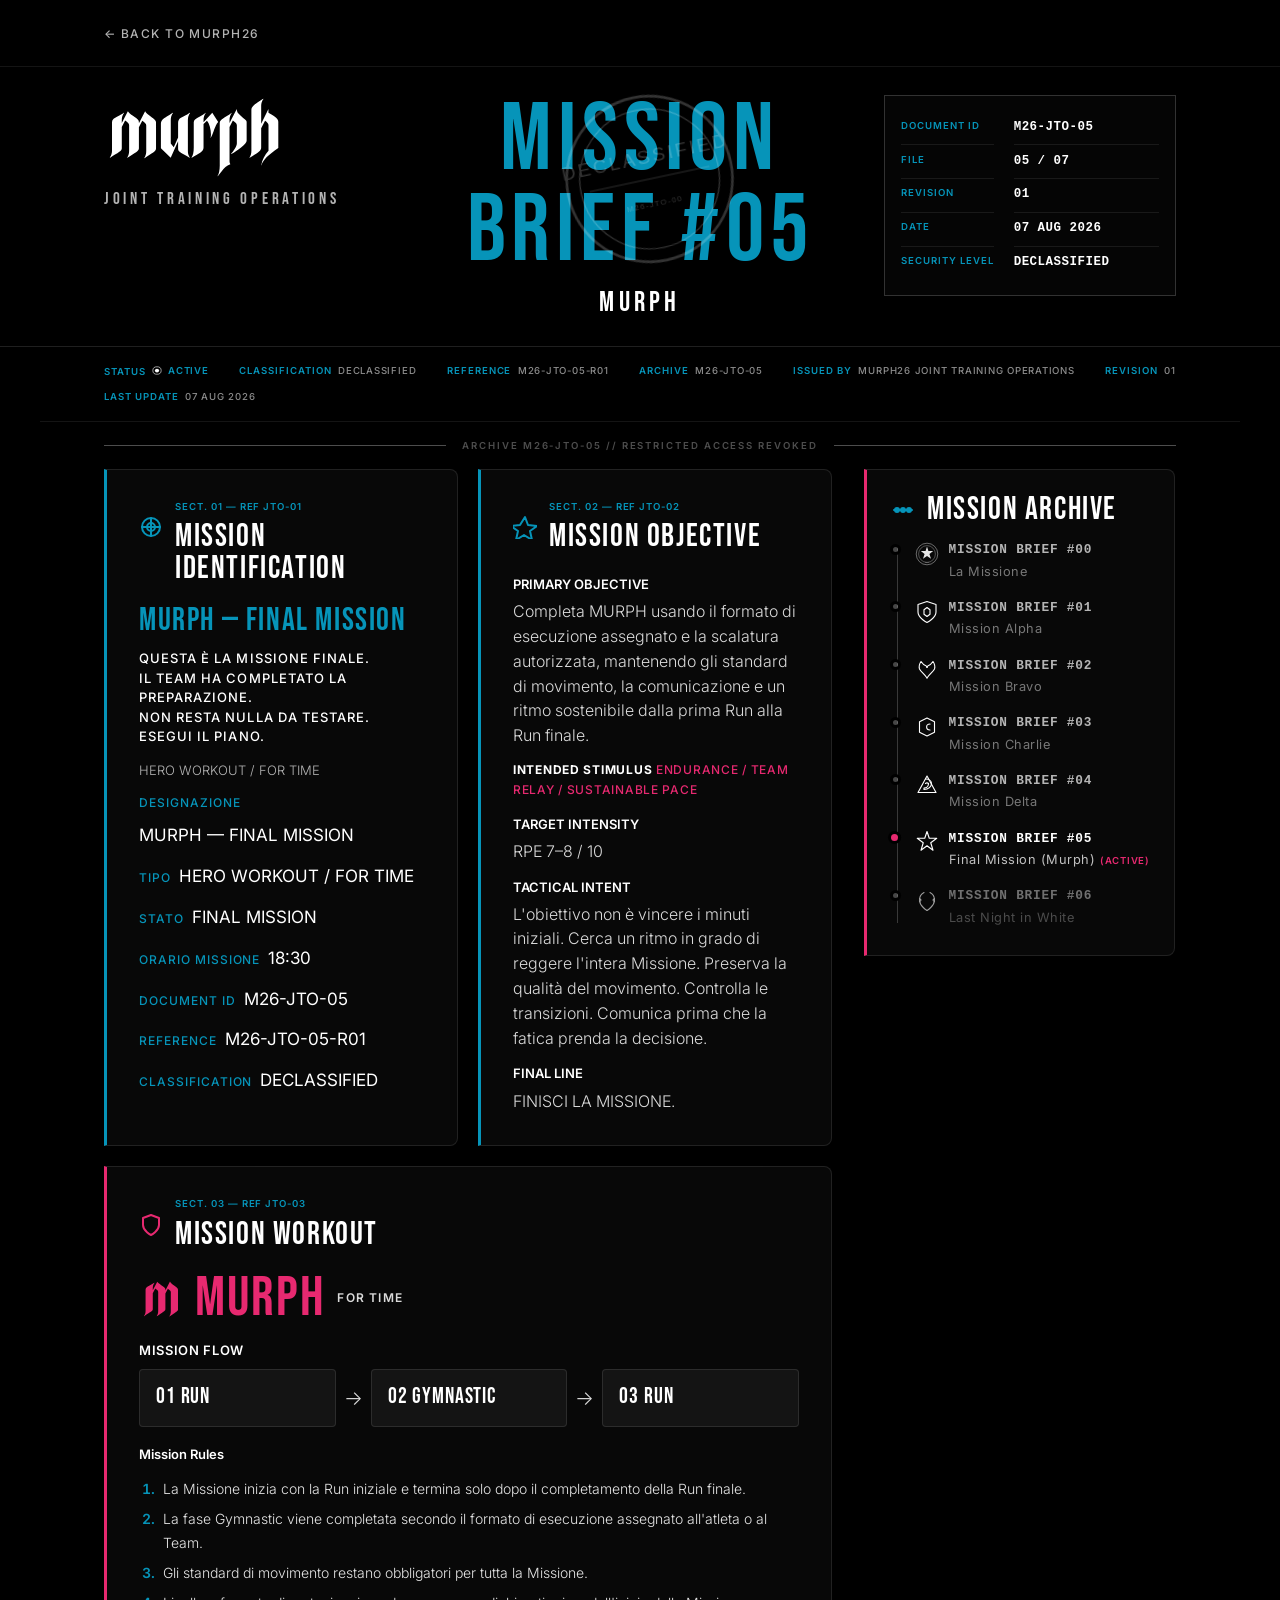
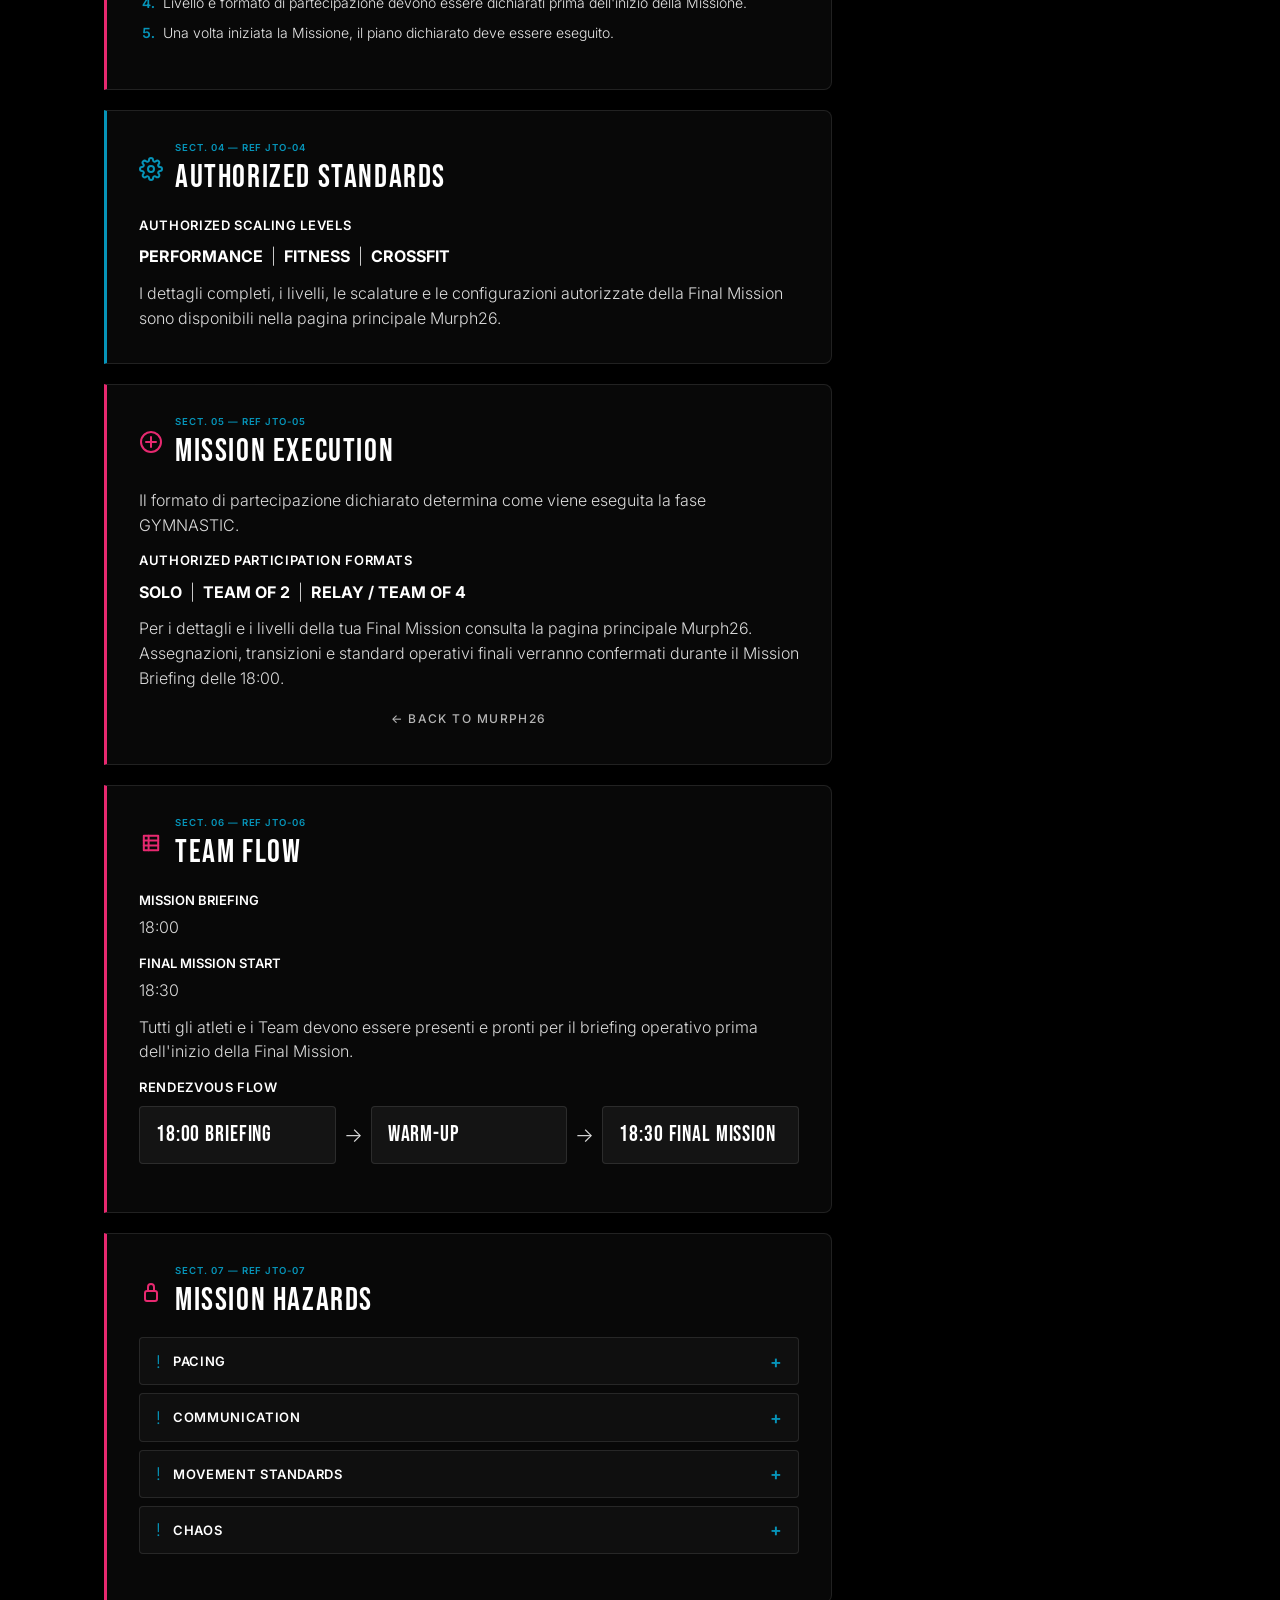
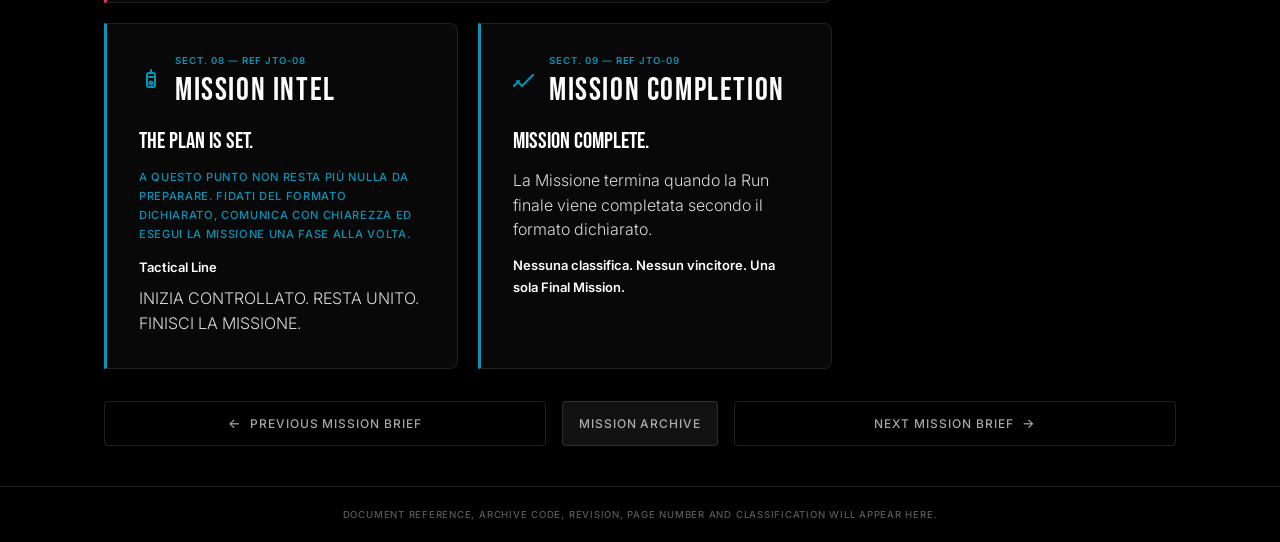
<file: mission-briefs/mission-05.html>
<!DOCTYPE html>
<html lang='it'>
<head>
  <meta charset='UTF-8'>
  <meta name='viewport' content='width=device-width, initial-scale=1.0, viewport-fit=cover'>
  <title>Mission Brief #05 | Murph26</title>
  <meta name='description' content='Mission Brief #05 — Final Mission / Murph: the official operational dossier of the Murph26 12H Experience.'>
  <link rel='preconnect' href='https://fonts.googleapis.com'>
  <link rel='preconnect' href='https://fonts.gstatic.com' crossorigin>
  <link href='https://fonts.googleapis.com/css2?family=Bebas+Neue&family=Inter:wght@300;400;500;600;700&display=swap' rel='stylesheet'>
  <link rel='stylesheet' href='../css/mission-brief.css'>
  <script src='../js/classified-countdown.js' defer></script>
  <script src='../js/back-to-top.js' defer></script>
  <link rel='icon' href='../favicon.ico' sizes='any' type='image/x-icon'>
  <link rel='icon' type='image/png' sizes='16x16' href='../favicon-16x16.png'>
  <link rel='icon' type='image/png' sizes='32x32' href='../favicon-32x32.png'>
  <link rel='apple-touch-icon' sizes='180x180' href='../apple-touch-icon.png'>
  <link rel='manifest' href='../manifest.json'>
  <meta name='theme-color' content='#0694B9'>
</head>
<body class='mission-brief'>

  <div class='classified-overlay' data-mission-number='05' data-mission-name='MURPH' data-mission-color='magenta' aria-hidden='true'>
    <div class='classified-overlay__content'>
      <p class='classified-overlay__eyebrow'>CLASSIFIED</p>
      <h1 class='classified-overlay__title'>MISSION BRIEF <span class='classified-overlay__number'>#05</span></h1>
      <p class='classified-overlay__mission'>MURPH</p>
      <p class='classified-overlay__label'>DECLASSIFICATION IN</p>
      <div class='countdown' aria-live='polite'>
        <div class='countdown__unit'>
          <span class='countdown__number'>00</span>
          <span class='countdown__label'>HRS</span>
        </div>
        <span class='countdown__sep'>:</span>
        <div class='countdown__unit'>
          <span class='countdown__number'>00</span>
          <span class='countdown__label'>MIN</span>
        </div>
        <span class='countdown__sep'>:</span>
        <div class='countdown__unit'>
          <span class='countdown__number'>00</span>
          <span class='countdown__label'>SEC</span>
        </div>
      </div>
      <p class='classified-overlay__footer'>AUTHORIZED PERSONNEL ONLY</p>
    </div>
  </div>

  <header class='mb-header'>
    <div class='mb-container'>
      <a href='../index.html' class='mb-back-link'>&larr; BACK TO MURPH26</a>
    </div>
  </header>

  <main class='mb-dossier'>

    <header class='mb-dossier-header'>
      <section class='mb-document-header'>
        <div class='mb-document-header__inner'>
          <div class='mb-document-logo'>
            <img src='../assets/muprh-logo-font.svg' alt='Murph26' class='mb-document-logo-mark'>
            <span class='mb-document-logo-wordmark'>JOINT TRAINING OPERATIONS</span>
          </div>
          <div class='mb-document-title'>
            <img class='mb-stamp' src='assets/declassified-stamp.svg' alt='' aria-hidden='true'>
            <h1>MISSION BRIEF #05</h1>
            <p class='mb-document-subtitle'>MURPH</p>
          </div>
          <div class='mb-document-meta-block'>
            <dl class='mb-document-table'>
              <dt>Document ID</dt>
              <dd>M26-JTO-05</dd>
              <dt>File</dt>
              <dd>05 / 07</dd>
              <dt>Revision</dt>
              <dd>01</dd>
              <dt>Date</dt>
              <dd>07 AUG 2026</dd>
              <dt>Security Level</dt>
              <dd>DECLASSIFIED</dd>
            </dl>
            <div class='mb-document-actions'></div>
          </div>
        </div>
      </section>

      <section class='mb-document-meta'>
        <span class='document-meta-item'><b>Status</b> <span class='status-badge'><img src='assets/status-active.svg' alt='' aria-hidden='true'> ACTIVE</span></span>
        <span class='document-meta-item'><b>Classification</b> DECLASSIFIED</span>
        <span class='document-meta-item'><b>Reference</b> M26-JTO-05-R01</span>
        <span class='document-meta-item'><b>Archive</b> M26-JTO-05</span>
        <span class='document-meta-item'><b>Issued by</b> MURPH26 JOINT TRAINING OPERATIONS</span>
        <span class='document-meta-item'><b>Revision</b> 01</span>
        <span class='document-meta-item'><b>Last Update</b> 07 AUG 2026</span>
      </section>

      <div class='military-divider'><span>Archive M26-JTO-05 // RESTRICTED ACCESS REVOKED</span></div>
    </header>

    <div class='mb-dossier-body'>

      <section class='mission-content'>

        <article class='mission-card mission-card--info'>
          <header class='mission-card-header'>
            <svg class='mission-card-icon' aria-hidden='true' viewBox='0 0 24 24' fill='none' xmlns='http://www.w3.org/2000/svg' stroke='currentColor' stroke-width='2' stroke-linecap='round' stroke-linejoin='round'><circle cx='12' cy='12' r='9'/><circle cx='12' cy='12' r='4'/><line x1='12' y1='3' x2='12' y2='21'/><line x1='3' y1='12' x2='21' y2='12'/></svg>

            <h2 class='mission-card-title'>MISSION IDENTIFICATION</h2>
          </header>
          <div class='mission-card-body'>
            <p class='mission-codename'>MURPH — FINAL MISSION</p>
            <p class='mission-narrative'>QUESTA È LA MISSIONE FINALE.<br>Il Team ha completato la preparazione.<br>Non resta nulla da testare.<br>Esegui il piano.</p>
            <p class='mission-wod-note'>HERO WORKOUT / FOR TIME</p>
            <dl class='mission-intel'>
              <div>
                <dt>Designazione</dt>
                <dd>MURPH — FINAL MISSION</dd>
              </div>
              <div>
                <dt>Tipo</dt>
                <dd>HERO WORKOUT / FOR TIME</dd>
              </div>
              <div>
                <dt>Stato</dt>
                <dd>FINAL MISSION</dd>
              </div>
              <div>
                <dt>Orario Missione</dt>
                <dd>18:30</dd>
              </div>
              <div>
                <dt>Document ID</dt>
                <dd>M26-JTO-05</dd>
              </div>
              <div>
                <dt>Reference</dt>
                <dd>M26-JTO-05-R01</dd>
              </div>
              <div>
                <dt>Classification</dt>
                <dd>DECLASSIFIED</dd>
              </div>
            </dl>
          </div>
        </article>

        <article class='mission-card mission-card--info'>
          <header class='mission-card-header'>
            <svg class='mission-card-icon' aria-hidden='true' viewBox='0 0 24 24' fill='none' xmlns='http://www.w3.org/2000/svg' stroke='currentColor' stroke-width='2' stroke-linecap='round' stroke-linejoin='round'><path d='M12 2l3 8 9 1-7 5 2 9-8-5-8 5 2-9-7-5 9-1Z'/></svg>

            <h2 class='mission-card-title'>MISSION OBJECTIVE</h2>
          </header>
          <div class='mission-card-body'>
            <p class='mission-rule-title' style='white-space: nowrap; margin-bottom: 0.25rem;'>PRIMARY OBJECTIVE</p>
            <p class='mission-objective-copy' style='margin-bottom: 0.75rem;'>Completa MURPH usando il formato di esecuzione assegnato e la scalatura autorizzata, mantenendo gli standard di movimento, la comunicazione e un ritmo sostenibile dalla prima Run alla Run finale.</p>
            <p class='mission-intended-stimulus'><strong>INTENDED STIMULUS</strong> ENDURANCE / TEAM RELAY / SUSTAINABLE PACE</p>
            <p class='mission-rule-title' style='white-space: nowrap; margin-bottom: 0.25rem; margin-top: 0.75rem;'>TARGET INTENSITY</p>
            <p class='mission-objective-copy' style='margin-bottom: 0.75rem;'>RPE 7–8 / 10</p>
            <p class='mission-rule-title' style='white-space: nowrap; margin-bottom: 0.25rem;'>TACTICAL INTENT</p>
            <p class='mission-objective-copy' style='margin-bottom: 0.75rem;'>L'obiettivo non è vincere i minuti iniziali. Cerca un ritmo in grado di reggere l'intera Missione. Preserva la qualità del movimento. Controlla le transizioni. Comunica prima che la fatica prenda la decisione.</p>
            <p class='mission-rule-title' style='white-space: nowrap; margin-bottom: 0.25rem;'>FINAL LINE</p>
            <p class='mission-objective-copy' style='margin-bottom: 0;'>FINISCI LA MISSIONE.</p>
          </div>
        </article>

        <article class='mission-card mission-card--full mission-card--critical'>
          <header class='mission-card-header'>
            <svg class='mission-card-icon' aria-hidden='true' viewBox='0 0 24 24' fill='none' xmlns='http://www.w3.org/2000/svg' stroke='currentColor' stroke-width='2' stroke-linecap='round' stroke-linejoin='round'><path d='M12 22s8-4 8-10V5l-8-3-8 3v7c0 6 8 10 8 10z'/></svg>

            <h2 class='mission-card-title'>MISSION WORKOUT</h2>
          </header>
          <div class='mission-card-body'>
            <div class='mission-wod-headline'>
              <span class='wod-icon' aria-hidden='true' data-wod-icon='murph'></span>
              <span class='wod-join'>MURPH</span>
              <span class='wod-time'>FOR TIME</span>
            </div>

            <p class='mission-wod-description'><!-- TODO: canonical MURPH workout prescription --></p>

            <p class='mission-rule-title' style='text-transform: uppercase; letter-spacing: 0.05em; text-align: left; margin: 0 0 0.5rem;'>Mission Flow</p>
            <div class='mission-flow'>
              <div class='flow-step'>01 RUN</div>
              <span class='flow-arrow flow-arrow--desktop' aria-hidden='true'>→</span>
              <span class='flow-arrow flow-arrow--mobile' aria-hidden='true'>↓</span>
              <div class='flow-step'>02 GYMNASTIC</div>
              <span class='flow-arrow flow-arrow--desktop' aria-hidden='true'>→</span>
              <span class='flow-arrow flow-arrow--mobile' aria-hidden='true'>↓</span>
              <div class='flow-step'>03 RUN</div>
            </div>

            <p class='mission-rule-title' style='margin-top: 1rem;'>Mission Rules</p>
            <ol class='mission-rule-list'>
              <li>La Missione inizia con la Run iniziale e termina solo dopo il completamento della Run finale.</li>
              <li>La fase Gymnastic viene completata secondo il formato di esecuzione assegnato all'atleta o al Team.</li>
              <li>Gli standard di movimento restano obbligatori per tutta la Missione.</li>
              <li>Livello e formato di partecipazione devono essere dichiarati prima dell'inizio della Missione.</li>
              <li>Una volta iniziata la Missione, il piano dichiarato deve essere eseguito.</li>
            </ol>
          </div>
        </article>

        <article class='mission-card mission-card--full mission-card--info'>
          <header class='mission-card-header'>
            <svg class='mission-card-icon' aria-hidden='true' viewBox='0 0 24 24' fill='none' xmlns='http://www.w3.org/2000/svg' stroke='currentColor' stroke-width='2' stroke-linecap='round' stroke-linejoin='round'><circle cx='12' cy='12' r='3'/><path d='M19.4 15a1.65 1.65 0 0 0 .33 1.82l.06.06a2 2 0 1 1-2.83 2.83l-.06-.06a1.65 1.65 0 0 0-1.82-.33 1.65 1.65 0 0 0-1 1.51V21a2 2 0 0 1-4 0v-.09A1.65 1.65 0 0 0 9 19.4a1.65 1.65 0 0 0-1.82.33l-.06.06a2 2 0 1 1-2.83-2.83l.06-.06a1.65 1.65 0 0 0 .33-1.82 1.65 1.65 0 0 0-1.51-1H3a2 2 0 0 1 0-4h.09A1.65 1.65 0 0 0 4.6 9a1.65 1.65 0 0 0-.33-1.82l-.06-.06a2 2 0 1 1 2.83-2.83l.06.06a1.65 1.65 0 0 0 1.82.33H9a1.65 1.65 0 0 0 1-1.51V3a2 2 0 0 1 4 0v.09a1.65 1.65 0 0 0 1 1.51 1.65 1.65 0 0 0 1.82-.33l.06-.06a2 2 0 1 1 2.83 2.83l-.06.06a1.65 1.65 0 0 0-.33 1.82V9a1.65 1.65 0 0 0 1.51 1H21a2 2 0 0 1 0 4h-.09a1.65 1.65 0 0 0-1.51 1z'/></svg>

            <h2 class='mission-card-title'>AUTHORIZED STANDARDS</h2>
          </header>
          <div class='mission-card-body'>
            <p class='mission-rule-title' style='text-transform: uppercase; letter-spacing: 0.05em; text-align: left; margin: 0 0 0.5rem;'>Authorized Scaling Levels</p>
            <p class='mission-objective-copy' style='margin-bottom: 0.75rem;'><strong>PERFORMANCE</strong> &nbsp;|&nbsp; <strong>FITNESS</strong> &nbsp;|&nbsp; <strong>CROSSFIT</strong></p>
            <p class='mission-objective-copy' style='margin-bottom: 0;'>I dettagli completi, i livelli, le scalature e le configurazioni autorizzate della Final Mission sono disponibili nella pagina principale Murph26.</p>
          </div>
        </article>

        <article class='mission-card mission-card--full mission-card--critical'>
          <header class='mission-card-header'>
            <svg class='mission-card-icon' aria-hidden='true' viewBox='0 0 24 24' fill='none' xmlns='http://www.w3.org/2000/svg' stroke='currentColor' stroke-width='2' stroke-linecap='round' stroke-linejoin='round'><circle cx='12' cy='12' r='10'/><path d='M12 7v10M7 12h10'/></svg>

            <h2 class='mission-card-title'>MISSION EXECUTION</h2>
          </header>
          <div class='mission-card-body'>
            <p class='mission-objective-copy' style='margin-bottom: 0.75rem;'>Il formato di partecipazione dichiarato determina come viene eseguita la fase GYMNASTIC.</p>
            <p class='mission-rule-title' style='text-transform: uppercase; letter-spacing: 0.05em; text-align: left; margin: 0 0 0.5rem;'>Authorized Participation Formats</p>
            <p class='mission-objective-copy' style='margin-bottom: 0.75rem;'><strong>SOLO</strong> &nbsp;|&nbsp; <strong>TEAM OF 2</strong> &nbsp;|&nbsp; <strong>RELAY / TEAM OF 4</strong></p>
            <p class='mission-objective-copy' style='margin-bottom: 0.75rem;'>Per i dettagli e i livelli della tua Final Mission consulta la pagina principale Murph26. Assegnazioni, transizioni e standard operativi finali verranno confermati durante il Mission Briefing delle 18:00.</p>
            <p style='text-align: center; margin-bottom: 0;'><a href='../index.html' class='mb-back-link'>&larr; BACK TO MURPH26</a></p>
          </div>
        </article>

        <article class='mission-card mission-card--full mission-card--critical'>
          <header class='mission-card-header'>
            <svg class='mission-card-icon' aria-hidden='true' viewBox='0 0 24 24' fill='none' xmlns='http://www.w3.org/2000/svg' stroke='currentColor' stroke-width='2' stroke-linecap='round' stroke-linejoin='round'><path d='M4.8 4.8h14.4v14.4H4.8z'/><path d='M9.6 4.8v14.4M4.8 9.6h14.4M4.8 14.4h14.4'/></svg>

            <h2 class='mission-card-title'>TEAM FLOW</h2>
          </header>
          <div class='mission-card-body'>
            <p class='mission-rule-title' style='white-space: nowrap; margin-bottom: 0.25rem;'>MISSION BRIEFING</p>
            <p class='mission-objective-copy' style='margin-bottom: 0.75rem;'>18:00</p>
            <p class='mission-rule-title' style='white-space: nowrap; margin-bottom: 0.25rem;'>FINAL MISSION START</p>
            <p class='mission-objective-copy' style='margin-bottom: 0.75rem;'>18:30</p>
            <p class='mission-objective-copy' style='margin-bottom: 0.75rem;'>Tutti gli atleti e i Team devono essere presenti e pronti per il briefing operativo prima dell'inizio della Final Mission.</p>
            <p class='mission-rule-title' style='text-transform: uppercase; letter-spacing: 0.05em; text-align: left; margin: 0 0 0.5rem;'>Rendezvous Flow</p>
            <div class='mission-flow'>
              <div class='flow-step'>18:00 BRIEFING</div>
              <span class='flow-arrow flow-arrow--desktop' aria-hidden='true'>→</span>
              <span class='flow-arrow flow-arrow--mobile' aria-hidden='true'>↓</span>
              <div class='flow-step'>WARM-UP</div>
              <span class='flow-arrow flow-arrow--desktop' aria-hidden='true'>→</span>
              <span class='flow-arrow flow-arrow--mobile' aria-hidden='true'>↓</span>
              <div class='flow-step'>18:30 FINAL MISSION</div>
            </div>
          </div>
        </article>

        <article class='mission-card mission-card--full mission-card--critical'>
          <header class='mission-card-header'>
            <svg class='mission-card-icon' aria-hidden='true' viewBox='0 0 24 24' fill='none' xmlns='http://www.w3.org/2000/svg' stroke='currentColor' stroke-width='2' stroke-linecap='round' stroke-linejoin='round'><rect x='6' y='11' width='12' height='10' rx='2'/><path d='M9 11V7a3 3 0 0 1 6 0v4'/></svg>

            <h2 class='mission-card-title'>MISSION HAZARDS</h2>
          </header>
          <div class='mission-card-body'>
            <div class='hazard-accordion'>
              <details class='hazard-accordion-item'>
                <summary class='hazard-accordion-header'>
                  <span class='hazard-accordion-icon' aria-hidden='true'>!</span>
                  <span class='hazard-accordion-title'>Pacing</span>
                  <span class='hazard-accordion-toggle' aria-hidden='true'></span>
                </summary>
                <div class='hazard-accordion-content'>
                  <p>Non spendere la Missione nella fase iniziale. Esegui il piano dichiarato.</p>
                </div>
              </details>
              <details class='hazard-accordion-item'>
                <summary class='hazard-accordion-header'>
                  <span class='hazard-accordion-icon' aria-hidden='true'>!</span>
                  <span class='hazard-accordion-title'>Communication</span>
                  <span class='hazard-accordion-toggle' aria-hidden='true'></span>
                </summary>
                <div class='hazard-accordion-content'>
                  <p>I Team devono mantenere chiari i passaggi e le assegnazioni degli atleti.</p>
                </div>
              </details>
              <details class='hazard-accordion-item'>
                <summary class='hazard-accordion-header'>
                  <span class='hazard-accordion-icon' aria-hidden='true'>!</span>
                  <span class='hazard-accordion-title'>Movement Standards</span>
                  <span class='hazard-accordion-toggle' aria-hidden='true'></span>
                </summary>
                <div class='hazard-accordion-content'>
                  <p>La fatica non cambia gli standard autorizzati.</p>
                </div>
              </details>
              <details class='hazard-accordion-item'>
                <summary class='hazard-accordion-header'>
                  <span class='hazard-accordion-icon' aria-hidden='true'>!</span>
                  <span class='hazard-accordion-title'>Chaos</span>
                  <span class='hazard-accordion-toggle' aria-hidden='true'></span>
                </summary>
                <div class='hazard-accordion-content'>
                  <p>La Final Mission vedrà atleti e Team operare simultaneamente. Resta consapevole, controllato e disciplinato.</p>
                </div>
              </details>
            </div>
          </div>
        </article>

        <article class='mission-card mission-card--info'>
          <header class='mission-card-header'>
            <svg class='mission-card-icon' aria-hidden='true' viewBox='0 0 24 24' fill='none' xmlns='http://www.w3.org/2000/svg' stroke='currentColor' stroke-width='2' stroke-linecap='round' stroke-linejoin='round'><rect x='8' y='4' width='8' height='14' rx='2'/><line x1='12' y1='4' x2='12' y2='1'/><line x1='10' y1='8' x2='14' y2='8'/><circle cx='12' cy='14' r='1.5'/></svg>

            <h2 class='mission-card-title'>MISSION INTEL</h2>
          </header>
          <div class='mission-card-body'>
            <p class='mission-intel-statement'>THE PLAN IS SET.</p>
            <p class='mission-intel-secondary'>A questo punto non resta più nulla da preparare. Fidati del formato dichiarato, comunica con chiarezza ed esegui la Missione una fase alla volta.</p>

            <p class='mission-rule-title' style='text-align: left; margin: 0 0 0.5rem;'>Tactical Line</p>
            <p class='mission-objective-copy' style='margin-bottom: 0;'>INIZIA CONTROLLATO. RESTA UNITO. FINISCI LA MISSIONE.</p>
          </div>
        </article>

        <article class='mission-card mission-card--info'>
          <header class='mission-card-header'>
            <svg class='mission-card-icon' aria-hidden='true' viewBox='0 0 24 24' fill='none' xmlns='http://www.w3.org/2000/svg' stroke='currentColor' stroke-width='2' stroke-linecap='round' stroke-linejoin='round'><path d='M20 6L9 17l-5-5M6 12l-5 5'/></svg>

            <h2 class='mission-card-title'>MISSION COMPLETION</h2>
          </header>
          <div class='mission-card-body'>
            <p class='mission-intel-statement'>MISSION COMPLETE.</p>
            <p class='mission-objective-copy' style='margin-bottom: 0.75rem;'>La Missione termina quando la Run finale viene completata secondo il formato dichiarato.</p>

            <p class='mission-important' style='margin-bottom: 0;'>Nessuna classifica. Nessun vincitore. Una sola Final Mission.</p>
          </div>
        </article>

      </section>

      <aside class='dossier-sidebar'>
        <section class='mission-archive' id='mission-archive'>
          <header class='mission-archive-header'>
            <img class='mission-archive-icon' src='assets/timeline.svg' alt='' aria-hidden='true'>
            <h2 class='mission-archive-title'>Mission Archive</h2>
          </header>
          <ol class='mission-archive-list'>
            <li><a class='mission-archive-link' href='mission-00.html'><img class='mission-archive-mission-icon' src='assets/mission-seal.svg' alt='' aria-hidden='true'><span class='mission-archive-body'><span class='mission-archive-code'>MISSION BRIEF #00</span><span class='mission-archive-subtitle'>La Missione</span></span></a></li>
            <li><a class='mission-archive-link' href='mission-01.html'><img class='mission-archive-mission-icon' src='assets/mission-alpha.svg' alt='' aria-hidden='true'><span class='mission-archive-body'><span class='mission-archive-code'>MISSION BRIEF #01</span><span class='mission-archive-subtitle'>Mission Alpha</span></span></a></li>
            <li><a class='mission-archive-link' href='mission-02.html'><img class='mission-archive-mission-icon' src='assets/mission-bravo.svg' alt='' aria-hidden='true'><span class='mission-archive-body'><span class='mission-archive-code'>MISSION BRIEF #02</span><span class='mission-archive-subtitle'>Mission Bravo</span></span></a></li>
            <li><a class='mission-archive-link' href='mission-03.html'><img class='mission-archive-mission-icon' src='assets/mission-charlie.svg' alt='' aria-hidden='true'><span class='mission-archive-body'><span class='mission-archive-code'>MISSION BRIEF #03</span><span class='mission-archive-subtitle'>Mission Charlie</span></span></a></li>
            <li><a class='mission-archive-link' href='mission-04.html'><img class='mission-archive-mission-icon' src='assets/mission-delta.svg' alt='' aria-hidden='true'><span class='mission-archive-body'><span class='mission-archive-code'>MISSION BRIEF #04</span><span class='mission-archive-subtitle'>Mission Delta</span></span></a></li>
            <li><a class='mission-archive-link mission-archive-link--active' href='mission-05.html' aria-current='page'><img class='mission-archive-mission-icon' src='assets/mission-final.svg' alt='' aria-hidden='true'><span class='mission-archive-body'><span class='mission-archive-code'>MISSION BRIEF #05</span><span class='mission-archive-subtitle'>Final Mission (Murph) <em class='mission-archive-status'>(ACTIVE)</em></span></span></a></li>
            <li><div class='mission-archive-link mission-archive-link--disabled' aria-disabled='true'><img class='mission-archive-mission-icon' src='assets/mission-white.svg' alt='' aria-hidden='true'><span class='mission-archive-body'><span class='mission-archive-code'>MISSION BRIEF #06</span><span class='mission-archive-subtitle'>Last Night in White</span></span></div></li>
          </ol>
        </section>
      </aside>

    </div>

    <nav class='dossier-nav' aria-label='Mission Brief navigation'>
      <a class='dossier-nav__prev' href='mission-04.html'><span class='dossier-nav__arrow' aria-hidden='true'>&larr;</span> Previous Mission Brief</a>
      <a class='dossier-nav__archive' href='#mission-archive'>Mission Archive</a>
      <a class='dossier-nav__next' href='mission-06.html' aria-disabled='true'>Next Mission Brief <span class='dossier-nav__arrow' aria-hidden='true'>&rarr;</span></a>
    </nav>

    <footer class='mb-dossier-footer'>
      <div class='mb-dossier-footer__inner'>
        <p class='mb-dossier-footer__placeholder'>Document reference, archive code, revision, page number and classification will appear here.</p>
      </div>
    </footer>
  </main>

  <script src='../js/mission-brief.js'></script>
</body>
</html>
</file>
<file: css/print-dossier.css>
/* Page-based printable dossier styles */

@page {
  size: A4 portrait;
  margin: 0;
}

* {
  box-sizing: border-box;
}

html,
body {
  margin: 0;
  padding: 0;
}

body {
  font-family: 'Inter', sans-serif;
  color: #000;
  background: #fff;
  font-size: 9pt;
  line-height: 1.35;
}

img {
  max-width: 100%;
}

/* Hide the original web layout when this stylesheet is used for printing */
.mb-header,
.mb-dossier,
.mb-dossier-footer,
.mb-back-link,
.dossier-sidebar,
.dossier-nav,
.print-cta,
.military-divider,
.mb-document-table,
.mb-document-meta,
.scaling-mobile,
.scorecard,
.classified-overlay,
.countdown,
.back-to-top {
  display: none !important;
}

.print-document {
  display: flex !important;
  flex-direction: column;
  align-items: center;
  counter-reset: print-page;
}

.print-page {
  width: 210mm;
  min-height: 297mm;
  display: flex;
  flex-direction: column;
  padding: 10mm;
  background: #fff;
  position: relative;
  counter-increment: print-page;
  break-after: page;
  page-break-after: always;
}

.print-page:last-child {
  break-after: auto;
}

/* Header */
.print-header {
  display: grid;
  grid-template-columns: 1fr auto 180px;
  align-items: start;
  column-gap: 48px;
  margin-bottom: 4px;
  break-inside: avoid;
  page-break-inside: avoid;
}

.print-header-left {
  display: flex;
  align-items: center;
  gap: 0.25rem;
}

.print-header__logo-mark {
  height: 1.2rem;
  filter: grayscale(1);
}

.print-header__logo-wordmark {
  font-family: 'Bebas Neue', sans-serif;
  font-size: 8pt;
  letter-spacing: 0.08em;
  text-transform: uppercase;
  color: #333;
  margin-top: 0.25rem;
}

.print-header-center {
  display: flex;
  flex-direction: column;
  align-items: center;
  justify-content: start;
  text-align: center;
}

.print-title-wrapper {
  display: flex;
  flex-direction: column;
  align-items: center;
}

.print-header-right {
  display: flex;
  justify-content: flex-end;
  align-items: flex-start;
}

.print-declassified-stamp {
  display: block;
  width: 115px;
  height: auto;
  object-fit: contain;
  opacity: 0.9;
}

.print-header__title {
  font-family: 'Bebas Neue', sans-serif;
  font-size: 20pt;
  line-height: 1;
  margin: 0;
  color: #000;
}

.print-header__subtitle {
  font-family: 'Bebas Neue', sans-serif;
  font-size: 10pt;
  letter-spacing: 0.1em;
  text-transform: uppercase;
  margin: 0.1rem 0 0;
  color: #333;
}

/* Main content */
.print-content {
  display: flex;
  flex-direction: column;
  flex: 1;
  gap: 0.15rem;
}

/* Cards */
.mission-card {
  break-inside: avoid;
  page-break-inside: avoid;
  background: transparent;
  border: 0.5pt solid #ccc;
  border-left: 2pt solid #333;
  border-radius: 0 3pt 3pt 0;
  padding: 0.25rem;
  height: auto !important;
  min-height: 0 !important;
  max-height: none !important;
}

/* Section headers */
.section-header {
  display: flex;
  align-items: center;
  gap: 12px;
  margin-bottom: 5px;
}

.section-icon {
  width: 22px;
  height: 22px;
  display: flex;
  align-items: center;
  justify-content: center;
  flex: 0 0 22px;
}

.section-icon img,
.section-icon svg {
  width: 22px;
  height: 22px;
  display: block;
}

.section-icon .mission-card-icon {
  width: 100%;
  height: 100%;
  display: inline-block;
  color: #000;
}

.section-heading {
  display: flex;
  flex-direction: column;
  justify-content: center;
}

.section-ref {
  font-family: 'Fira Code', 'Courier New', monospace;
  font-size: 11px;
  font-weight: 500;
  line-height: 1;
  letter-spacing: .14em;
  text-transform: uppercase;
  color: #000;
  margin-bottom: 4px;
}

.section-heading h3 {
  font-family: 'Bebas Neue', sans-serif;
  font-size: 18px;
  font-weight: 700;
  color: #000;
  margin: 0;
  line-height: 1.05;
}

.mission-card-body {
  font-family: 'Inter', sans-serif;
  font-size: 8.5pt;
  line-height: 1.35;
  color: #000;
}

.mission-wod-headline,
.mission-intel-statement,
.mission-example-label {
  font-family: 'Bebas Neue', sans-serif;
  line-height: 1.1;
}

.mission-example {
  padding: 0.4rem;
}

.mission-hazard-list,
.mission-hazard-list .hazard-title,
.mission-hazard-list .hazard-description {
  font-size: 8.5pt;
  line-height: 1.35;
}

.mission-intel-statement {
  font-size: 1.25rem;
  font-weight: 400;
  line-height: 1.15;
}

.mission-intel-secondary {
  font-size: 0.85em;
  font-weight: 500;
  color: #333;
  margin: 0;
}

.mission-card-body p,
.mission-card-body li,
.mission-card-body dd {
  color: #000;
}

.mission-card-body p {
  margin: 0 0 0.15rem;
}

.mission-card-body p:last-child {
  margin-bottom: 0;
}

.mission-card-body strong,
.mission-card-body b,
.mission-intel dt {
  color: #333;
}

.mission-list,
.mission-checklist,
.equipment-checklist {
  margin: 0 0 0.3rem;
  padding-left: 1rem;
}

.mission-list:last-child,
.mission-checklist:last-child,
.equipment-checklist:last-child {
  margin-bottom: 0;
}

.mission-list li,
.mission-checklist li,
.equipment-checklist li {
  break-inside: avoid;
  page-break-inside: avoid;
  margin-bottom: 0.08rem;
}

.mission-checklist,
.equipment-checklist {
  list-style: none;
  padding-left: 0;
}

.mission-checklist li,
.equipment-checklist li {
  display: flex;
  align-items: flex-start;
  gap: 0.25rem;
}

.mission-check-icon {
  width: 0.5rem;
  height: 0.5rem;
  filter: grayscale(1);
}

.equipment-check__box {
  display: inline-block;
  width: 0.35rem;
  height: 0.35rem;
  border: 0.5pt solid #333;
  flex-shrink: 0;
  margin-top: 0.2rem;
}

.mission-intel {
  display: grid;
  grid-template-columns: 1fr;
  gap: 0.25rem;
}

.mission-intel div {
  break-inside: avoid;
  page-break-inside: avoid;
}

.mission-intel dt {
  font-weight: 600;
  font-size: 0.8em;
  text-transform: uppercase;
  letter-spacing: 0.05em;
  margin: 0;
}

.mission-intel dd {
  margin: 0;
}

.mission-note {
  color: #333;
  font-style: italic;
  font-size: 0.95em;
}

.redacted-block {
  color: #000;
  background: transparent;
  font-weight: 600;
}

.redacted-block--label {
  color: #333;
  font-size: 0.85em;
  letter-spacing: 0.05em;
}

/* Footer */
.print-footer {
  display: flex;
  justify-content: space-between;
  align-items: flex-end;
  border-top: 0.5pt solid #000;
  padding-top: 0.25rem;
  margin-top: auto;
  font-size: 7pt;
  color: #333;
  break-inside: avoid;
  page-break-inside: avoid;
}

.print-footer__meta {
  list-style: none;
  margin: 0;
  padding: 0;
  display: flex;
  gap: 0.6rem;
  font-family: 'Fira Code', 'Courier New', monospace;
}

.print-footer__meta li {
  margin: 0;
}

.print-header-right dt,
.print-header-right dd {
  font-family: 'Fira Code', 'Courier New', monospace;
}

.print-footer__page {
  font-weight: 600;
  color: #000;
}

.print-footer__page::before {
  content: "PAGE " counter(print-page) " / " attr(data-total);
}

/* Monochrome print override */
@media print {
  :root {
    --accent: #000;
    --primary: #000;
    --secondary: #000;
    --highlight: #000;
    --brand: #000;
    --blue: #000;
    --cyan: #000;
    --pink: #000;
    --magenta: #000;
  }

  body,
  p,
  span,
  li,
  strong,
  small,
  h1,
  h2,
  h3,
  h4,
  h5,
  h6 {
    color: #000 !important;
  }

  .section-card,
  .mission-card {
    border-color: #999 !important;
  }

  .section-ref,
  .section-title,
  .section-body {
    color: #000 !important;
  }

  .section-header svg,
  .section-header svg *,
  .section-card svg,
  .section-card svg *,
  .mission-card svg,
  .mission-card svg *,
  .lucide,
  .lucide * {
    stroke: #000 !important;
    fill: none !important;
    color: #000 !important;
  }

  .section-header svg {
    width: 22px;
    height: 22px;
  }

  .section-icon svg[fill]:not([fill="none"]),
  .section-icon svg *[fill]:not([fill="none"]),
  .section-card svg[fill]:not([fill="none"]),
  .section-card svg *[fill]:not([fill="none"]),
  .mission-card svg[fill]:not([fill="none"]),
  .mission-card svg *[fill]:not([fill="none"]),
  .lucide[fill]:not([fill="none"]),
  .lucide *[fill]:not([fill="none"]) {
    fill: #000 !important;
  }

  ol li::marker,
  ul li::marker {
    color: #000 !important;
  }

  a,
  a:visited {
    color: #000 !important;
    text-decoration: none !important;
  }

  .mission-card .scaling-table,
  .mission-card .scaling-table th,
  .mission-card .scaling-table td {
    background-color: #fff !important;
    color: #000 !important;
    border: 0.5pt solid #000 !important;
  }

  .mission-card .scaling-table {
    break-inside: avoid;
    page-break-inside: avoid;
  }

  .mission-card.scorecard {
    break-inside: auto;
    page-break-inside: auto;
  }

  .scorecard-web {
    display: none !important;
  }

  .print-scorecard {
    display: block !important;
  }

  .scorecard-table {
    width: 100%;
    border-collapse: collapse;
    background-color: #fff !important;
    color: #000 !important;
    border: 0.5pt solid #000 !important;
  }

  .scorecard-table th,
  .scorecard-table td {
    border: 0.5pt solid #000 !important;
    padding: 0.5rem 0.35rem;
    text-align: left;
    color: #000 !important;
    background-color: #fff !important;
    min-width: 0;
    height: 1.6rem;
    vertical-align: middle;
  }

  .scorecard-table th {
    font-weight: 600;
    text-transform: uppercase;
    font-size: 7.5pt;
  }

  .scorecard-total td {
    font-weight: 700;
    background-color: #e5e5e5 !important;
  }

  .scorecard-table {
    break-inside: auto;
    page-break-inside: auto;
  }

  .mission-card-icon,
  .section-icon .mission-card-icon {
    background-color: #000 !important;
  }

  .table-icon,
  .workout-step-icon {
    filter: brightness(0) !important;
    color: #000 !important;
  }

  .hazard-icon {
    color: #000 !important;
    border-color: #000 !important;
  }

  .flow-step,
  .mission-example,
  .mission-rule-box {
    background-color: #fff !important;
    border-color: #000 !important;
    color: #000 !important;
  }

  .flow-arrow {
    color: #000 !important;
  }
}

/* MB02 print compaction overrides */
body[data-mission="mission-02"] .print-page {
  padding: 8mm 10mm;
}

body[data-mission="mission-02"] .print-header {
  margin-bottom: 2px;
}

body[data-mission="mission-02"] .print-header__title {
  font-size: 16pt;
}

body[data-mission="mission-02"] .print-header__subtitle {
  font-size: 8pt;
}

body[data-mission="mission-02"] .print-declassified-stamp {
  width: 80px;
}

body[data-mission="mission-02"] .print-header--compact .print-header__logo-wordmark,
body[data-mission="mission-02"] .print-header--compact .print-declassified-stamp {
  display: none;
}

body[data-mission="mission-02"] .print-header--compact {
  grid-template-columns: auto 1fr;
}

body[data-mission="mission-02"] .print-header--compact .print-header__title {
  font-size: 12pt;
}

body[data-mission="mission-02"] .print-header--compact .print-header__subtitle {
  font-size: 7pt;
}

body[data-mission="mission-02"] .print-content {
  gap: 0.1rem;
}

body[data-mission="mission-02"] .mission-card {
  padding: 0.15rem;
}

body[data-mission="mission-02"] .section-header {
  margin-bottom: 3px;
}

body[data-mission="mission-02"] .section-icon {
  width: 18px;
  height: 18px;
  flex-basis: 18px;
}

body[data-mission="mission-02"] .section-icon svg {
  width: 18px;
  height: 18px;
}

body[data-mission="mission-02"] .section-heading h3 {
  font-size: 15px;
}

body[data-mission="mission-02"] .section-ref {
  font-size: 9px;
  margin-bottom: 2px;
}

body[data-mission="mission-02"] .mission-card-body {
  font-size: 8pt;
  line-height: 1.35;
}

body[data-mission="mission-02"] .mission-card-body p {
  margin-bottom: 0.08rem !important;
}

body[data-mission="mission-02"] .mission-card-body p:last-child {
  margin-bottom: 0 !important;
}

body[data-mission="mission-02"] .mission-rule-title {
  margin: 0.15rem 0 0.05rem !important;
}

body[data-mission="mission-02"] .mission-hazard-list,
body[data-mission="mission-02"] .mission-rule-list {
  padding-left: 0.75rem;
  margin: 0 0 0.1rem;
}

body[data-mission="mission-02"] .mission-hazard-list li,
body[data-mission="mission-02"] .mission-rule-list li {
  margin-bottom: 0.05rem;
}

body[data-mission="mission-02"] .mission-intel-statement {
  font-size: 1rem;
}

body[data-mission="mission-02"] .mission-flow {
  display: flex;
  flex-direction: row;
  flex-wrap: wrap;
  align-items: center;
  justify-content: flex-start;
  text-align: left;
  gap: 0.25rem;
  margin: 0 0 0.25rem;
}

body[data-mission="mission-02"] .flow-step {
  font-family: 'Bebas Neue', sans-serif;
  font-size: 9pt;
  letter-spacing: 0.04em;
  text-transform: uppercase;
  color: #000;
  background: #fff;
  border: 0.5pt solid #000;
  border-radius: 2pt;
  padding: 0.2rem 0.35rem;
  flex: 0 0 28%;
  max-width: 28%;
  min-width: 0;
  display: inline-flex;
  align-items: center;
  justify-content: center;
  text-align: center;
  min-height: 2rem;
}

body[data-mission="mission-02"] .flow-arrow {
  font-size: 10pt;
  line-height: 1;
  color: #000;
  flex: 0 0 auto;
  align-self: center;
}

body[data-mission="mission-02"] .mission-wod-headline .wod-time {
  font-size: 12pt !important;
  align-self: center !important;
}

body[data-mission="mission-02"] .flow-arrow--desktop {
  display: inline-flex;
}

body[data-mission="mission-02"] .flow-arrow--mobile {
  display: none;
}

body[data-mission="mission-02"] .mission-wod-headline {
  display: flex;
  flex-wrap: wrap;
  align-items: baseline;
  gap: 0.35rem;
  margin: 0.2rem 0 0.3rem;
}

body[data-mission="mission-02"] .mission-wod-headline .wod-number,
body[data-mission="mission-02"] .mission-wod-headline .wod-label {
  font-family: 'Bebas Neue', sans-serif;
  font-size: 14pt;
  line-height: 1;
  color: #000;
  letter-spacing: 0.04em;
}

body[data-mission="mission-02"] .mission-wod-headline .wod-time {
  font-family: 'Inter', sans-serif;
  font-size: 12pt;
  font-weight: 600;
  color: #000;
  align-self: center;
}

body[data-mission="mission-02"] .mission-wod-note {
  font-size: 8pt;
  font-style: italic;
  margin: 0.1rem 0;
}

body[data-mission="mission-02"] .mission-card .scaling-table th,
body[data-mission="mission-02"] .mission-card .scaling-table td {
  padding: 0.15rem 0.3rem;
  font-size: 8pt;
  line-height: 1.3;
  vertical-align: middle;
}

body[data-mission="mission-02"] .mission-card .scaling-table th {
  font-weight: 600;
  text-transform: uppercase;
  letter-spacing: 0.05em;
}

body[data-mission="mission-02"] .print-footer {
  font-size: 6.5pt;
}

/* MB03 — QA print overrides */
body[data-mission="mission-03"] .print-page {
  height: auto;
  min-height: 297mm;
  max-height: none;
  break-after: auto;
  page-break-after: auto;
  break-inside: auto;
  page-break-inside: auto;
}

body[data-mission="mission-03"] .mission-card {
  break-inside: avoid;
  page-break-inside: avoid;
}

body[data-mission="mission-03"] .mission-flow--vertical,
body[data-mission="mission-03"] .mission-flow--completion {
  flex-direction: column;
  align-items: center;
  gap: 0.25rem;
}

body[data-mission="mission-03"] .mission-flow--vertical .flow-step,
body[data-mission="mission-03"] .mission-flow--completion .flow-step {
  flex: 0 0 auto;
  width: 240px;
  max-width: 100%;
  padding: 0.4rem 0.6rem;
  min-height: 2rem;
}

body[data-mission="mission-03"] .flow-operator {
  width: 1.75rem;
  height: 1.75rem;
  font-size: 12pt;
  color: #000;
  background: transparent;
  border: none;
}

body[data-mission="mission-03"] .team-flow-row {
  flex-direction: row;
  justify-content: center;
  gap: 0.4rem;
  padding: 0.25rem 0;
}

body[data-mission="mission-03"] .team-flow-athlete,
body[data-mission="mission-03"] .team-flow-action {
  padding: 0.25rem 0.5rem;
  min-width: 2.5rem;
  font-size: 9pt;
}

body[data-mission="mission-03"] .team-flow-action--movement {
  color: #000;
  border-color: #000;
  background: transparent;
}

body[data-mission="mission-03"] .team-flow-rep {
  color: #000;
  margin: 0 0 0.25rem;
}

body[data-mission="mission-03"] .team-flow-arrow {
  color: #000;
  font-size: 10pt;
}

body[data-mission="mission-03"] .suggested-flow-track {
  flex-direction: row;
  flex-wrap: wrap;
  justify-content: center;
  gap: 0.25rem;
}

body[data-mission="mission-03"] .suggested-flow-step {
  font-size: 9pt;
  padding: 0.2rem 0.4rem;
  min-width: 1.75rem;
  color: #000;
  background: transparent;
  border-color: #000;
}

body[data-mission="mission-03"] .suggested-flow-step--move {
  min-width: 2.25rem;
}

body[data-mission="mission-03"] .suggested-flow-arrow {
  color: #000;
  font-size: 10pt;
}

body[data-mission="mission-03"] .suggested-flow-arrow--mobile {
  display: none;
}

body[data-mission="mission-03"] .suggested-flow-more {
  color: #000;
}

body[data-mission="mission-03"] .suggested-flow-total {
  margin: 0.25rem 0 0.5rem;
}

body[data-mission="mission-03"] .mission-section-ref {
  font-family: 'Inter', sans-serif;
  font-size: 7.5pt;
  font-weight: 600;
  color: #000;
  letter-spacing: 0.1em;
  text-transform: uppercase;
  margin: 0 0 2px;
}

body[data-mission="mission-03"] .mission-card .mb03-scaling-table th,
body[data-mission="mission-03"] .mission-card .mb03-scaling-table td {
  width: 25%;
  padding: 0.1rem 0.2rem;
  font-size: 7.5pt;
  white-space: normal;
  word-break: keep-all;
}

body[data-mission="mission-03"] .mission-card .mb03-scaling-table .table-icon {
  font-size: 8pt;
  margin-right: 0.1rem;
}

body[data-mission="mission-03"] .mission-legend {
  font-size: 7pt;
  color: #000;
  margin: 0.15rem 0 0;
}

/* Mission Hazards — print always expanded */
body[data-mission] .hazard-accordion,
body[data-mission] .hazard-accordion details,
body[data-mission] .hazard-accordion details[open] {
  display: block;
}

body[data-mission] .hazard-accordion-item {
  border: none;
  background: transparent;
  margin: 0 0 0.25rem;
}

body[data-mission] .hazard-accordion-header {
  padding: 0;
  cursor: default;
  list-style: none;
}

body[data-mission] .hazard-accordion-toggle,
body[data-mission] .hazard-accordion-toggle::before {
  display: none !important;
  content: none !important;
}

body[data-mission] .hazard-accordion-content {
  display: block !important;
  padding: 0;
  font-size: 7.5pt;
  color: #000;
}

body[data-mission] .hazard-accordion details,
body[data-mission] .hazard-accordion details[open] {
  display: block;
}

body[data-mission] .hazard-accordion summary {
  list-style: none;
}

body[data-mission] .hazard-accordion summary::-webkit-details-marker,
body[data-mission] .hazard-accordion summary::marker {
  display: none;
}

body[data-mission] .hazard-accordion details > *:not(summary) {
  display: block !important;
}

body[data-mission] .hazard-accordion-item {
  break-inside: avoid;
  page-break-inside: avoid;
}
</file>
<file: css/mission-brief.css>
/* Mission Brief Design System */

/* CSS Variables — Murph26 identity */
:root {
  --black: #000000;
  --white: #ffffff;
  --pink: #E72970;
  --blue: #0694B9;
  --max-wide: 1200px;
}

/* Reset */
*,
*::before,
*::after {
  box-sizing: border-box;
  margin: 0;
  padding: 0;
}

html {
  scroll-behavior: smooth;
}

body {
  font-family: 'Inter', sans-serif;
  background-color: var(--black);
  color: var(--white);
  line-height: 1.6;
  -webkit-font-smoothing: antialiased;
  -moz-osx-font-smoothing: grayscale;
}

img {
  max-width: 100%;
  height: auto;
  display: block;
}

/* Utility containers */
.mb-container {
  width: 100%;
  max-width: var(--max-wide);
  margin: 0 auto;
  padding: 0 5%;
}

/* Header */
.mb-header {
  padding: 1.25rem 0;
  border-bottom: 1px solid rgba(255, 255, 255, 0.08);
}

.mb-back-link {
  font-family: 'Inter', sans-serif;
  font-size: 0.75rem;
  font-weight: 500;
  letter-spacing: 0.12em;
  text-transform: uppercase;
  color: rgba(255, 255, 255, 0.7);
  text-decoration: none;
  transition: color 0.25s ease;
}

.mb-back-link:hover {
  color: var(--blue);
}

/* Hero */
.mb-hero {
  padding: 4rem 0 3rem;
  border-bottom: 1px solid rgba(255, 255, 255, 0.08);
}

.mb-label {
  font-family: 'Inter', sans-serif;
  font-size: 0.7rem;
  font-weight: 600;
  letter-spacing: 0.25em;
  text-transform: uppercase;
  color: var(--pink);
  margin-bottom: 1rem;
}

.mb-hero-title {
  font-family: 'Bebas Neue', sans-serif;
  font-size: clamp(3.5rem, 12vw, 8rem);
  font-weight: 400;
  letter-spacing: 0.04em;
  line-height: 0.9;
  color: var(--white);
  margin-bottom: 1rem;
}

.mb-hero-subtitle {
  font-family: 'Bebas Neue', sans-serif;
  font-size: clamp(1.5rem, 5vw, 2.5rem);
  font-weight: 400;
  letter-spacing: 0.08em;
  color: var(--blue);
  margin-bottom: 1.5rem;
}

.mb-hero-intro {
  font-family: 'Inter', sans-serif;
  font-size: clamp(1rem, 2vw, 1.25rem);
  font-weight: 300;
  line-height: 1.7;
  color: rgba(255, 255, 255, 0.8);
  max-width: 640px;
  margin-bottom: 2.5rem;
}

.mb-hero-image {
  width: 100%;
  aspect-ratio: 16 / 9;
  background: rgba(255, 255, 255, 0.05);
  border: 1px dashed rgba(255, 255, 255, 0.15);
  display: flex;
  align-items: center;
  justify-content: center;
  color: rgba(255, 255, 255, 0.4);
  font-family: 'Inter', sans-serif;
  font-size: 0.875rem;
  font-weight: 300;
  letter-spacing: 0.05em;
}

/* Mission Grid */
.mission-grid {
  width: 100%;
  max-width: var(--max-wide);
  margin: 0 auto;
  padding: 0 5% 4rem;
  display: grid;
  grid-template-columns: 1fr;
  gap: 1.5rem;
}

/* Mission Card */
.mission-card {
  --section-accent: var(--blue);
  background: rgba(255, 255, 255, 0.03);
  border: 1px solid rgba(255, 255, 255, 0.1);
  border-left: 3px solid var(--section-accent);
  border-radius: 0 8px 8px 0;
  padding: 1.5rem;
  display: flex;
  flex-direction: column;
  height: 100%;
}

.mission-card-header {
  display: flex;
  align-items: center;
  gap: 0.75rem;
  margin-bottom: 1.25rem;
}

.mission-card-icon {
  width: 1.5rem;
  height: 1.5rem;
  flex-shrink: 0;
  display: inline-block;
  color: var(--section-accent);
}

.mission-card-title {
  font-family: 'Bebas Neue', sans-serif;
  font-size: clamp(1.5rem, 3vw, 2rem);
  font-weight: 400;
  letter-spacing: 0.05em;
  color: var(--white);
  line-height: 1;
}

.mission-card-body {
  font-family: 'Inter', sans-serif;
  font-size: clamp(0.9375rem, 1.6vw, 1.0625rem);
  font-weight: 300;
  line-height: 1.7;
  color: rgba(255, 255, 255, 0.85);
  flex-grow: 1;
}

.mission-card-body p {
  margin-bottom: 0.75rem;
}

.mission-card-body p:last-child {
  margin-bottom: 0;
}

.mission-card-body strong {
  color: var(--white);
}

/* Card variants — legacy */
.mission-card--accent {
  background: rgba(6, 148, 185, 0.08);
}

.mission-card--note {
  --section-accent: var(--pink);
  border-left-color: var(--section-accent);
}

.mission-card--quote {
  border-left-color: var(--pink);
  text-align: center;
}

/* Semantic section classes — reusable across MB01-MB04 */
.mission-card--info {
  --section-accent: var(--blue);
  border-left-color: var(--section-accent);
}

.mission-card--critical {
  --section-accent: var(--pink);
  border-left-color: var(--section-accent);
}

.mission-card--info .mission-card-title,
.mission-card--critical .mission-card-title {
  color: var(--white);
}


.mission-card--full {
  grid-column: 1 / -1;
}

/* Lists */
.mission-list,
.mission-checklist {
  list-style: none;
  padding: 0;
  margin: 0;
}

.mission-list li,
.mission-checklist li {
  position: relative;
  padding-left: 1.5rem;
  margin-bottom: 0.75rem;
  line-height: 1.6;
}

.mission-list li:last-child,
.mission-checklist li:last-child {
  margin-bottom: 0;
}

.mission-list {
  counter-reset: mission-list;
}

.mission-list li::before {
  counter-increment: mission-list;
  content: counter(mission-list) '.';
  position: absolute;
  left: 0;
  top: 0;
  color: var(--blue);
  font-weight: 600;
}

.mission-checklist li {
  display: flex;
  align-items: flex-start;
  gap: 0.75rem;
  padding-left: 0;
}

.mission-check-icon {
  width: 1.1rem;
  height: 1.1rem;
  flex-shrink: 0;
  margin-top: 0.35em;
  object-fit: contain;
}

.mission-archive-mission-icon {
  width: 1.5rem;
  height: 1.5rem;
  object-fit: contain;
  margin-top: 0.1rem;
  flex-shrink: 0;
}

/* Intelligence */
.mission-intel {
  display: grid;
  grid-template-columns: 1fr;
  gap: 0.75rem;
}

.mission-intel div {
  display: flex;
  flex-wrap: wrap;
  gap: 0.5rem;
  align-items: baseline;
}

.mission-intel dt {
  font-weight: 500;
  color: var(--blue);
  text-transform: uppercase;
  font-size: 0.75rem;
  letter-spacing: 0.08em;
}

.mission-intel dd {
  margin: 0;
  color: var(--white);
  font-weight: 400;
}

/* Quote */
.mission-quote {
  margin: 0;
  padding: 0;
  font-family: 'Inter', sans-serif;
  font-size: clamp(1.25rem, 3vw, 1.75rem);
  font-weight: 300;
  line-height: 1.5;
  color: var(--white);
  font-style: italic;
}

.mission-quote p {
  margin-bottom: 0;
}

/* Footer */
.mb-h2 {
  font-family: 'Bebas Neue', sans-serif;
  font-size: clamp(2rem, 5vw, 3rem);
  font-weight: 400;
  letter-spacing: 0.05em;
  color: var(--white);
  margin-bottom: 1rem;
  line-height: 1;
}

.mb-footer {
  padding: 2.5rem 0 4rem;
  border-top: 1px solid rgba(255, 255, 255, 0.08);
  text-align: center;
}

.mb-footer p {
  font-family: 'Inter', sans-serif;
  font-size: clamp(1rem, 1.8vw, 1.125rem);
  font-weight: 300;
  line-height: 1.7;
  color: rgba(255, 255, 255, 0.85);
  margin-bottom: 1.5rem;
}

.mb-cta {
  display: inline-flex;
  align-items: center;
  gap: 0.5rem;
  background-color: var(--pink);
  color: var(--white);
  padding: 1rem 2rem;
  border-radius: 4px;
  text-decoration: none;
  font-family: 'Inter', sans-serif;
  font-size: 0.8rem;
  font-weight: 600;
  letter-spacing: 0.12em;
  text-transform: uppercase;
  transition: all 0.25s ease;
}

.mb-cta:hover {
  background-color: #c91e5c;
  transform: translateY(-2px);
  box-shadow: 0 4px 18px rgba(6, 148, 185, 0.35);
}

/* Responsive */
@media (min-width: 768px) {
  .mb-hero {
    padding: 6rem 0 4rem;
  }

  .mission-grid {
    grid-template-columns: repeat(2, 1fr);
    gap: 1.75rem;
    padding-bottom: 5rem;
  }

  .mission-card {
    padding: 2rem;
  }

  .mission-list li,
  .mission-checklist li {
    padding-left: 1.75rem;
  }
}

@media (min-width: 1024px) {
  .mission-grid {
    grid-template-columns: repeat(3, 1fr);
    gap: 2rem;
  }
}

/* Mission Dossier Design System */

.mb-dossier-header {
  width: 100%;
}

.mb-document-header {
  position: relative;
  width: 100%;
  padding: 1.75rem 0 1.25rem;
  border-bottom: 1px solid rgba(255, 255, 255, 0.12);
  overflow: hidden;
}

.mb-document-header__inner {
  width: 100%;
  max-width: var(--max-wide);
  margin: 0 auto;
  padding: 0 5%;
  display: grid;
  grid-template-columns: 1fr;
  gap: 1.5rem;
  align-items: start;
}

@media (min-width: 768px) {
  .mb-document-header__inner {
    grid-template-columns: 1.1fr 1.6fr 1.1fr;
    gap: 2rem;
  }
}

.mb-document-logo {
  display: flex;
  flex-direction: column;
  gap: 0.35rem;
}

.mb-document-logo-mark {
  width: 100%;
  max-width: 180px;
  height: auto;
}

.mb-document-logo-wordmark {
  font-family: 'Bebas Neue', sans-serif;
  font-size: clamp(0.8rem, 1.8vw, 1.05rem);
  font-weight: 400;
  letter-spacing: 0.22em;
  color: rgba(255, 255, 255, 0.7);
}

.mb-document-title {
  position: relative;
  text-align: center;
}

.mb-document-title h1 {
  font-family: 'Bebas Neue', sans-serif;
  font-size: clamp(2.2rem, 8vw, 6rem);
  font-weight: 400;
  letter-spacing: 0.06em;
  line-height: 0.95;
  color: var(--blue);
  margin-bottom: 0.25rem;
}

.mb-document-subtitle {
  font-family: 'Bebas Neue', sans-serif;
  font-size: clamp(1.1rem, 3.5vw, 1.75rem);
  font-weight: 400;
  letter-spacing: 0.15em;
  color: var(--white);
}

.mb-document-table {
  display: grid;
  grid-template-columns: 1fr;
  gap: 0;
  border: 1px solid rgba(255, 255, 255, 0.18);
  padding: 1rem;
  background: rgba(255, 255, 255, 0.02);
}

.mb-document-table dt,
.mb-document-table dd {
  display: flex;
  align-items: baseline;
  padding: 0.4rem 0;
  border-bottom: 1px solid rgba(255, 255, 255, 0.08);
  margin: 0;
}

.mb-document-table dt:last-of-type,
.mb-document-table dd:last-of-type {
  border-bottom: none;
}

.mb-document-table dt {
  font-family: 'Inter', sans-serif;
  font-size: 0.6rem;
  font-weight: 600;
  letter-spacing: 0.1em;
  text-transform: uppercase;
  color: var(--blue);
}

.mb-document-table dd {
  font-family: 'Courier New', monospace;
  font-size: 0.78rem;
  font-weight: 700;
  letter-spacing: 0.04em;
  color: var(--white);
}

@media (min-width: 1024px) {
  .mb-document-table {
    grid-template-columns: max-content 1fr;
    gap: 0 1.25rem;
  }
}

.mb-stamp {
  position: absolute;
  top: -0.75rem;
  left: 50%;
  width: clamp(8rem, 20vw, 12rem);
  opacity: 0.2;
  transform: translateX(-45%) rotate(-12deg);
  pointer-events: none;
  z-index: 1;
}

@media (max-width: 767px) {
  .mb-stamp {
    left: 50%;
    top: -0.25rem;
    width: 5.5rem;
    transform: translateX(-45%) rotate(-12deg);
    opacity: 0.15;
  }
}

.mb-document-meta {
  width: 100%;
  max-width: var(--max-wide);
  margin: 0 auto;
  padding: 1rem 5%;
  display: flex;
  flex-wrap: wrap;
  justify-content: space-between;
  gap: 0.6rem 1.25rem;
  border-bottom: 1px solid rgba(255, 255, 255, 0.08);
  font-family: 'Inter', sans-serif;
  font-size: 0.6rem;
  font-weight: 500;
  letter-spacing: 0.08em;
  text-transform: uppercase;
  color: rgba(255, 255, 255, 0.55);
}

.document-meta-item {
  display: inline-flex;
  align-items: baseline;
  gap: 0.4rem;
}

.document-meta-item b {
  color: var(--blue);
  font-size: 0.6rem;
  font-weight: 600;
  letter-spacing: 0.1em;
  text-transform: uppercase;
}

.military-divider {
  display: flex;
  align-items: center;
  gap: 1rem;
  width: 100%;
  max-width: var(--max-wide);
  margin: 0 auto;
  padding: 1rem 5%;
  color: rgba(255, 255, 255, 0.3);
}

.military-divider::before,
.military-divider::after {
  content: '';
  flex: 1;
  height: 1px;
  background: currentColor;
}

.military-divider span {
  font-family: 'Inter', sans-serif;
  font-size: 0.6rem;
  font-weight: 600;
  letter-spacing: 0.2em;
  text-transform: uppercase;
  white-space: nowrap;
}

.archive-label {
  display: inline-flex;
  align-items: center;
  gap: 0.5rem;
  font-family: 'Inter', sans-serif;
  font-size: 0.6rem;
  font-weight: 600;
  letter-spacing: 0.12em;
  text-transform: uppercase;
  color: rgba(255, 255, 255, 0.65);
  border: 1px solid rgba(255, 255, 255, 0.18);
  padding: 0.35rem 0.7rem;
}

.status-badge {
  display: inline-flex;
  align-items: center;
  gap: 0.4rem;
  font-family: 'Inter', sans-serif;
  font-size: 0.6rem;
  font-weight: 600;
  letter-spacing: 0.08em;
  text-transform: uppercase;
  color: var(--blue);
}

.status-badge img,
.operational-badge img {
  width: 1em;
  height: 1em;
}

.operational-badge {
  display: inline-flex;
  align-items: center;
  gap: 0.4rem;
  font-family: 'Inter', sans-serif;
  font-size: 0.6rem;
  font-weight: 600;
  letter-spacing: 0.08em;
  text-transform: uppercase;
  color: var(--white);
  border: 1px solid rgba(255, 255, 255, 0.2);
  padding: 0.35rem 0.7rem;
}

.document-number {
  font-family: 'Bebas Neue', sans-serif;
  font-size: clamp(2.5rem, 6vw, 4rem);
  font-weight: 400;
  letter-spacing: 0.05em;
  color: rgba(255, 255, 255, 0.08);
  line-height: 1;
}

.mission-card-header {
  align-items: flex-start;
}

.mission-card-icon {
  margin-top: 0.85em;
}

.mission-card-title::before {
  display: block;
  font-family: 'Inter', sans-serif;
  font-size: 0.6rem;
  font-weight: 600;
  letter-spacing: 0.1em;
  text-transform: uppercase;
  color: var(--blue);
  margin-bottom: 0.5rem;
}

.mission-card:nth-child(1) .mission-card-title::before { content: 'SECT. 01 — REF JTO-01'; }
.mission-card:nth-child(2) .mission-card-title::before { content: 'SECT. 02 — REF JTO-02'; }
.mission-card:nth-child(3) .mission-card-title::before { content: 'SECT. 03 — REF JTO-03'; }
.mission-card:nth-child(4) .mission-card-title::before { content: 'SECT. 04 — REF JTO-04'; }
.mission-card:nth-child(5) .mission-card-title::before { content: 'SECT. 05 — REF JTO-05'; }
.mission-card:nth-child(6) .mission-card-title::before { content: 'SECT. 06 — REF JTO-06'; }
.mission-card:nth-child(7) .mission-card-title::before { content: 'SECT. 07 — REF JTO-07'; }
.mission-card:nth-child(8) .mission-card-title::before { content: 'SECT. 08 — REF JTO-08'; }
.mission-card:nth-child(9) .mission-card-title::before { content: 'SECT. 09 — REF JTO-09'; }

.mb-dossier-body {
  width: 100%;
  max-width: var(--max-wide);
  margin: 0 auto;
  padding: 0 5% 2rem;
  display: grid;
  grid-template-columns: 1fr;
  gap: 2rem;
  align-items: stretch;
}

.mission-content {
  display: grid;
  grid-template-columns: 1fr;
  gap: 1.25rem;
  align-content: start;
}

@media (min-width: 900px) {
  .mission-content {
    grid-template-columns: repeat(2, minmax(0, 1fr));
  }
}

.mission-card--full {
  grid-column: 1 / -1;
}

/* Scorecard participates in the regular two-column mission grid */
.mission-content .mission-card.scorecard {
  grid-column: auto;
}

.mission-content .mission-flow--completion {
  max-width: 420px;
  margin: 0 auto;
  width: 100%;
}

.mission-archive {
  background: rgba(255, 255, 255, 0.03);
  border: 1px solid rgba(255, 255, 255, 0.1);
  border-left: 3px solid var(--pink);
  border-radius: 0 8px 8px 0;
  padding: 1.5rem;
  align-self: start;
  display: flex;
  flex-direction: column;
}

@media (min-width: 1024px) {
  .mission-archive {
    position: sticky;
    top: 1.5rem;
  }
}

.mission-archive-header {
  display: flex;
  align-items: center;
  gap: 0.75rem;
  margin-bottom: 0.75rem;
}

.mission-archive-icon {
  width: 1.5rem;
  height: 1.5rem;
  flex-shrink: 0;
  object-fit: contain;
}

.mission-archive-title {
  font-family: 'Bebas Neue', sans-serif;
  font-size: clamp(1.5rem, 3vw, 2rem);
  font-weight: 400;
  letter-spacing: 0.05em;
  color: var(--white);
  line-height: 1;
}

.mission-archive-list {
  list-style: none;
  padding: 0;
  margin: 0;
  position: relative;
  padding-left: 1.5rem;
  display: flex;
  flex-direction: column;
  gap: 0.35rem;
}

.mission-archive-list::before {
  content: '';
  position: absolute;
  left: 0.35rem;
  top: 0.5rem;
  bottom: 0.5rem;
  width: 1px;
  background: rgba(255, 255, 255, 0.2);
}

.mission-archive-list li {
  position: relative;
  padding-bottom: 0.35rem;
  font-family: 'Inter', sans-serif;
  font-size: 0.85rem;
  font-weight: 400;
  letter-spacing: 0.04em;
  color: rgba(255, 255, 255, 0.55);
}

.mission-archive-list li:last-child {
  padding-bottom: 0;
}

.mission-archive-list li::before {
  content: '';
  position: absolute;
  left: -1.4rem;
  top: 0.55rem;
  width: 5px;
  height: 5px;
  background: rgba(255, 255, 255, 0.25);
  border-radius: 50%;
  box-shadow: 0 0 0 3px var(--black);
}

.mission-archive-link {
  display: flex;
  flex-direction: row;
  align-items: flex-start;
  gap: 0.6rem;
  text-decoration: none;
  color: inherit;
  padding: 0.15rem 0;
  transition: color 0.2s ease;
}

.mission-archive-link:hover,
.mission-archive-link:focus {
  color: rgba(255, 255, 255, 0.9);
}

.mission-archive-link--active,
.mission-archive-link--active:hover,
.mission-archive-link--active:focus {
  color: var(--white);
}

.mission-archive-link--active .mission-archive-code {
  color: var(--white);
}

.mission-archive-link--active .mission-archive-subtitle {
  color: rgba(255, 255, 255, 0.75);
}

.mission-archive-link--active::before {
  content: '';
  position: absolute;
  left: -1.48rem;
  top: 0.5rem;
  width: 7px;
  height: 7px;
  background: var(--pink);
  border-radius: 50%;
  box-shadow: 0 0 0 3px var(--black);
}

.mission-archive-body {
  display: flex;
  flex-direction: column;
  gap: 0.05rem;
}

.mission-archive-status {
  font-style: normal;
  font-size: 0.6rem;
  font-weight: 600;
  letter-spacing: 0.08em;
  text-transform: uppercase;
  color: var(--pink);
}

.mission-archive-code {
  font-family: 'Courier New', monospace;
  font-size: 0.8rem;
  font-weight: 700;
  letter-spacing: 0.06em;
  color: rgba(255, 255, 255, 0.7);
}

.mission-archive-subtitle {
  font-family: 'Inter', sans-serif;
  font-size: 0.8rem;
  font-weight: 400;
  letter-spacing: 0.04em;
  color: rgba(255, 255, 255, 0.45);
}

.mission-archive-link--disabled,
.mission-archive-link--disabled:hover,
.mission-archive-link--disabled:focus {
  pointer-events: none;
  cursor: default;
  opacity: 0.6;
  color: rgba(255, 255, 255, 0.45);
}

.dossier-sidebar {
  display: flex;
  flex-direction: column;
  gap: 1.5rem;
  width: 100%;
}

.dossier-sidebar-section {
  display: none;
  background: rgba(255, 255, 255, 0.03);
  border: 1px solid rgba(255, 255, 255, 0.1);
  border-radius: 0 8px 8px 0;
  padding: 1.5rem;
}

.dossier-sidebar-title {
  font-family: 'Bebas Neue', sans-serif;
  font-size: clamp(1.25rem, 2.5vw, 1.5rem);
  font-weight: 400;
  letter-spacing: 0.05em;
  color: var(--white);
  line-height: 1;
  margin-bottom: 0.75rem;
}

.dossier-sidebar-placeholder {
  font-family: 'Inter', sans-serif;
  font-size: 0.8rem;
  font-weight: 400;
  line-height: 1.6;
  color: rgba(255, 255, 255, 0.4);
}

@media (min-width: 1024px) {
  .mb-dossier-body {
    grid-template-columns: 0.7fr 0.3fr;
    gap: 2rem;
  }

  .mission-archive {
    position: sticky;
    top: 1.5rem;
  }
}

.mb-dossier-footer {
  width: 100%;
  padding: 1.25rem 5%;
  border-top: 1px solid rgba(255, 255, 255, 0.12);
  font-family: 'Inter', sans-serif;
  font-size: 0.6rem;
  font-weight: 500;
  letter-spacing: 0.08em;
  text-transform: uppercase;
  color: rgba(255, 255, 255, 0.55);
}

.mb-dossier-footer__inner {
  width: 100%;
  max-width: var(--max-wide);
  margin: 0 auto;
  text-align: center;
}

.mb-dossier-footer__placeholder {
  color: rgba(255, 255, 255, 0.35);
  letter-spacing: 0.08em;
}

.mb-dossier-footer__col {
  display: flex;
  flex-direction: column;
  gap: 0.25rem;
}

.mb-dossier-footer__col--center {
  text-align: center;
}

.mb-dossier-footer__col--right {
  text-align: right;
}

.mb-dossier-footer__label {
  color: rgba(255, 255, 255, 0.4);
  font-size: 0.55rem;
  letter-spacing: 0.12em;
}

.mb-dossier-footer__value {
  color: var(--white);
  font-weight: 600;
  letter-spacing: 0.06em;
}


.mission-card--classified {
  --section-accent: var(--pink);
  border-left: 3px solid var(--section-accent);
  background: rgba(0, 0, 0, 0.22);
}

.redacted-block {
  font-family: 'Courier New', monospace;
  font-size: 0.85rem;
  letter-spacing: 0.06em;
  color: rgba(255, 255, 255, 0.35);
  margin-bottom: 0.6rem;
  line-height: 1.5;
}

.redacted-block:last-child {
  margin-bottom: 0;
}

.redacted-block--label {
  color: rgba(255, 255, 255, 0.7);
  font-weight: 700;
  text-align: center;
  background: rgba(255, 255, 255, 0.07);
  padding: 0.4rem 0.75rem;
  border: 1px solid rgba(255, 255, 255, 0.12);
}

.redacted-block--cross {
  color: rgba(255, 255, 255, 0.25);
}

.redacted-block--alt {
  color: rgba(255, 255, 255, 0.2);
}

/* Equipment Check */
.equipment-check {
  width: 100%;
  max-width: var(--max-wide);
  margin: 0 auto;
  padding: 0 5% 2.5rem;
}

.equipment-check__header {
  display: flex;
  align-items: baseline;
  justify-content: space-between;
  gap: 1rem;
  margin-bottom: 1rem;
}

.equipment-check__title {
  font-family: 'Bebas Neue', sans-serif;
  font-size: clamp(1.5rem, 3vw, 2rem);
  font-weight: 400;
  letter-spacing: 0.05em;
  color: var(--white);
  line-height: 1;
}

.equipment-check__ref {
  font-family: 'Inter', sans-serif;
  font-size: 0.6rem;
  font-weight: 600;
  letter-spacing: 0.1em;
  text-transform: uppercase;
  color: var(--blue);
}

.equipment-checklist {
  list-style: none;
  padding: 0;
  margin: 0;
  display: grid;
  grid-template-columns: 1fr;
  gap: 0.75rem;
}

.equipment-checklist__item {
  display: flex;
  align-items: center;
  gap: 0.75rem;
  font-family: 'Inter', sans-serif;
  font-size: 0.9rem;
  font-weight: 400;
  letter-spacing: 0.03em;
  color: rgba(255, 255, 255, 0.85);
}

.equipment-check__box {
  width: 1rem;
  height: 1rem;
  border: 1.5px solid rgba(255, 255, 255, 0.35);
  border-radius: 2px;
  flex-shrink: 0;
  background: rgba(255, 255, 255, 0.03);
}

@media (min-width: 768px) {
  .equipment-checklist {
    grid-template-columns: repeat(2, 1fr);
    gap: 1rem;
  }
}

/* Dossier Nav */
.dossier-nav {
  width: 100%;
  max-width: var(--max-wide);
  margin: 0 auto;
  padding: 0 5% 2.5rem;
  display: grid;
  grid-template-columns: 1fr;
  gap: 1rem;
}

.dossier-nav a {
  display: flex;
  align-items: center;
  justify-content: center;
  gap: 0.5rem;
  font-family: 'Inter', sans-serif;
  font-size: 0.75rem;
  font-weight: 500;
  letter-spacing: 0.08em;
  text-transform: uppercase;
  text-decoration: none;
  color: rgba(255, 255, 255, 0.65);
  border: 1px solid rgba(255, 255, 255, 0.12);
  border-radius: 4px;
  padding: 0.75rem 1rem;
  transition: color 0.2s ease, border-color 0.2s ease, background 0.2s ease;
}

.dossier-nav a:hover,
.dossier-nav a:focus {
  color: var(--white);
  border-color: rgba(255, 255, 255, 0.3);
  background: rgba(255, 255, 255, 0.04);
}

.dossier-nav a[aria-disabled='true'],
.dossier-nav__link--disabled {
  color: rgba(255, 255, 255, 0.25);
  border-color: rgba(255, 255, 255, 0.06);
  pointer-events: none;
}

.dossier-nav__archive {
  background: rgba(255, 255, 255, 0.07);
  color: var(--white);
  font-weight: 600;
}

.dossier-nav__arrow {
  font-size: 1.1em;
  line-height: 1;
}

@media (min-width: 768px) {
  .dossier-nav {
    grid-template-columns: 1fr auto 1fr;
    align-items: center;
  }

  .dossier-nav__prev {
    justify-content: flex-start;
  }

  .dossier-nav__next {
    justify-content: flex-end;
  }
}

/* Print CTA */
.print-cta {
  display: inline-flex;
  align-items: center;
  justify-content: center;
  gap: 0.6rem;
  font-family: 'Inter', sans-serif;
  font-size: 0.7rem;
  font-weight: 600;
  letter-spacing: 0.1em;
  text-transform: uppercase;
  color: var(--white);
  background: rgba(255, 255, 255, 0.05);
  border: 1px solid rgba(255, 255, 255, 0.2);
  border-left: 3px solid var(--blue);
  border-radius: 0 6px 6px 0;
  padding: 0.65rem 1rem;
  cursor: pointer;
  transition: background 0.2s ease, border-color 0.2s ease;
  width: auto;
}

.print-cta:hover,
.print-cta:focus {
  background: rgba(255, 255, 255, 0.1);
  border-color: rgba(255, 255, 255, 0.35);
}

.print-cta--compact {
  margin: 0 5% 1rem;
  max-width: var(--max-wide);
  align-self: flex-start;
}

.print-cta--large {
  width: 100%;
  max-width: var(--max-wide);
  margin: 0 auto 2rem;
  padding: 1rem 1.5rem;
  font-size: 0.85rem;
  display: flex;
}

.print-cta__icon {
  font-size: 1.3em;
  line-height: 1;
}

.mb-document-actions {
  display: flex;
  justify-content: flex-end;
  margin-top: 1rem;
}

.print-cta--tool {
  padding: 0.4rem 0.75rem;
  font-size: 0.65rem;
  border-left-width: 1px;
  border-color: rgba(255, 255, 255, 0.25);
  background: transparent;
}

.print-cta--tool:hover,
.print-cta--tool:focus {
  background: rgba(255, 255, 255, 0.05);
  border-color: rgba(255, 255, 255, 0.35);
}

/* Screen: keep the page-based print document hidden while browsing */
@media screen {
  .print-document {
    display: none;
  }
}

/* Alpha Assemble components */
.mission-codename {
  font-family: 'Bebas Neue', sans-serif;
  font-size: clamp(1.5rem, 3vw, 2rem);
  color: var(--blue);
  letter-spacing: 0.05em;
  margin: 0 0 0.5rem;
  line-height: 1;
}

.mission-narrative {
  font-family: 'Inter', sans-serif;
  font-size: 0.8125rem;
  font-weight: 500;
  color: var(--white);
  letter-spacing: 0.08em;
  text-transform: uppercase;
  margin: 0 0 1rem;
  line-height: 1.5;
}

.mission-objective-copy {
  font-size: clamp(0.9rem, 1.5vw, 1rem);
  line-height: 1.55;
  margin: 0 0 0.4rem;
}

.mission-intended-stimulus {
  font-size: 0.75rem;
  font-weight: 500;
  letter-spacing: 0.06em;
  text-transform: uppercase;
  color: var(--pink);
  margin: 0.25rem 0 0;
}

.mission-wod-headline {
  display: flex;
  flex-wrap: wrap;
  align-items: center;
  gap: 0.75rem;
  margin: 0 0 0.5rem;
  min-width: 0;
  max-width: 100%;
}

.mission-wod-headline > * {
  min-width: 0;
}

.wod-number,
.wod-label,
.wod-join {
  font-family: 'Bebas Neue', sans-serif;
  font-size: clamp(2.25rem, 5vw, 3.5rem);
  line-height: 1;
  letter-spacing: 0.03em;
  white-space: nowrap;
}

.wod-number {
  color: var(--pink);
}

.wod-label {
  color: var(--white);
}

.wod-join {
  color: var(--pink);
}

.wod-icon {
  display: inline-block;
  width: clamp(1.75rem, 4vw, 2.75rem);
  height: clamp(1.75rem, 4vw, 2.75rem);
  background-color: var(--pink);
  -webkit-mask-repeat: no-repeat;
  mask-repeat: no-repeat;
  -webkit-mask-position: center;
  mask-position: center;
  -webkit-mask-size: contain;
  mask-size: contain;
  vertical-align: middle;
  align-self: center;
  flex-shrink: 0;
}

.wod-icon + .wod-icon {
  margin-left: 0.35rem;
}

.wod-icon--secondary {
  background-color: var(--pink);
}

.wod-icon-separator {
  display: inline-block;
  align-self: center;
  font-size: clamp(1rem, 2.5vw, 1.5rem);
  color: var(--cyan);
  line-height: 1;
  margin: 0 0.25rem;
}

.wod-icon[data-wod-icon='row'] {
  -webkit-mask-image: url('../assets/icons/movements/row.svg');
  mask-image: url('../assets/icons/movements/row.svg');
}

.wod-icon[data-wod-icon='farmer-carry'] {
  -webkit-mask-image: url('../assets/icons/movements/farmer-carry.svg');
  mask-image: url('../assets/icons/movements/farmer-carry.svg');
}

.wod-icon[data-wod-icon='box-over'] {
  -webkit-mask-image: url('../assets/icons/movements/box-over.svg');
  mask-image: url('../assets/icons/movements/box-over.svg');
}

.wod-icon[data-wod-icon='broad-jump'] {
  -webkit-mask-image: url('../assets/icons/movements/broad-jump.svg');
  mask-image: url('../assets/icons/movements/broad-jump.svg');
}

.wod-icon[data-wod-icon='jump-rope'] {
  -webkit-mask-image: url('../assets/icons/movements/jump-rope.svg');
  mask-image: url('../assets/icons/movements/jump-rope.svg');
}

.wod-icon[data-wod-icon='murph'] {
  -webkit-mask-image: url('../assets/icons/murph.svg');
  mask-image: url('../assets/icons/murph.svg');
}

.wod-time {
  font-family: 'Inter', sans-serif;
  font-size: 0.75rem;
  font-weight: 600;
  letter-spacing: 0.1em;
  text-transform: uppercase;
  color: var(--cyan);
  align-self: center;
}

.mission-wod-note {
  font-size: 0.8125rem;
  color: rgba(255, 255, 255, 0.7);
  margin: 0 0 1rem;
}

.mission-wod-description {
  font-size: 0.875rem;
  color: rgba(255, 255, 255, 0.9);
  margin: 0 0 1rem;
  max-width: 100%;
  min-width: 0;
  overflow-wrap: break-word;
  word-break: break-word;
}

.mission-how-it-works {
  margin: 1rem 0;
}

.mission-rule-title {
  font-size: 0.8125rem;
  font-weight: 600;
  color: var(--white);
  margin: 0 0 0.75rem;
}

.mission-rule-list {
  list-style: decimal;
  padding-left: 1.25rem;
  margin: 0 0 0.75rem;
  font-size: 0.875rem;
  color: rgba(255, 255, 255, 0.9);
}

.mission-rule-list li {
  margin: 0 0 0.4rem;
  padding-left: 0.25rem;
}

.mission-rule-list li::marker {
  color: var(--blue);
  font-weight: 600;
}

.mission-rule-note {
  font-size: 0.75rem;
  font-weight: 600;
  text-transform: uppercase;
  letter-spacing: 0.05em;
  color: var(--white);
  margin: 0;
}

.mission-example {
  background: rgba(255, 255, 255, 0.03);
  border: 1px solid rgba(255, 255, 255, 0.1);
  border-radius: 6px;
  padding: 1rem;
  margin: 0 0 1rem;
}

.mission-example-label {
  font-family: 'Bebas Neue', sans-serif;
  font-size: 1.25rem;
  color: var(--white);
  letter-spacing: 0.05em;
  margin: 0 0 0.75rem;
  line-height: 1;
}

.mission-important {
  font-size: 0.8125rem;
  font-weight: 600;
  color: var(--white);
  margin: 0;
}

.mission-flow {
  display: flex;
  flex-direction: column;
  align-items: center;
  gap: 0.5rem;
  margin: 0 0 1rem;
  text-align: center;
  max-width: 100%;
  min-width: 0;
}

@media (min-width: 600px) {
  .mission-flow {
    flex-direction: row;
    flex-wrap: nowrap;
    justify-content: center;
    align-items: center;
    text-align: left;
  }
}

.flow-step {
  font-family: 'Bebas Neue', sans-serif;
  font-size: clamp(1rem, 2vw, 1.35rem);
  letter-spacing: 0.04em;
  color: var(--white);
  background: rgba(255, 255, 255, 0.05);
  border: 1px solid rgba(255, 255, 255, 0.1);
  border-radius: 4px;
  padding: 0.6rem 1rem;
  min-width: 0;
  max-width: 100%;
  flex: 1 1 0;
  word-break: break-word;
}

.flow-step--sm {
  font-family: 'Inter', sans-serif;
  font-size: 0.75rem;
  font-weight: 600;
  letter-spacing: 0.04em;
  text-transform: uppercase;
  padding: 0.5rem 0.75rem;
}

.flow-arrow {
  font-size: 1.25rem;
  line-height: 1;
  color: var(--cyan);
  display: inline-flex;
  align-items: center;
  justify-content: center;
  align-self: center;
  flex: 0 0 auto;
  min-width: 0;
}

.flow-arrow--desktop {
  display: none;
}

.mission-flow--mb02 {
  align-items: flex-start;
  text-align: left;
  gap: 0.35rem;
  margin: 0 0 0.5rem;
}

.mission-flow--mb02 .flow-step {
  flex: 1 1 0;
  display: inline-flex;
  align-items: center;
  justify-content: center;
  text-align: center;
  text-transform: uppercase;
  min-height: 3rem;
  min-width: 0;
}

@media (min-width: 600px) {
  .flow-arrow--desktop {
    display: inline-flex;
  }

  .flow-arrow--mobile {
    display: none;
  }

  .mission-flow--mb02 {
    align-items: center;
    justify-content: flex-start;
    text-align: left;
  }

  .mission-flow--mb02 .flow-step {
    flex: 0 0 28%;
    max-width: 28%;
    min-width: 0;
    display: inline-flex;
    align-items: center;
    justify-content: center;
    text-align: center;
    min-height: 3rem;
  }

  .mission-flow--mb02 .flow-arrow--desktop {
    color: var(--cyan);
  }
}

@media (max-width: 599px) {
  .mission-flow--mb02 {
    align-items: center;
    gap: 0.5rem;
  }

  .mission-flow--mb02 .flow-step {
    width: min(100%, 300px);
    max-width: 300px;
    min-width: 0;
    flex: 0 0 auto;
    padding: 0.85rem 1rem;
    min-height: 2.8rem;
  }

  .mission-flow--mb02 + .mission-rule-title {
    margin-top: 2.25rem !important;
  }
}

.mission-flow--mb03 {
  align-items: center;
  justify-content: center;
  gap: 0.5rem;
  margin: 0 0 0.5rem;
}

.mission-flow--mb03 .flow-step {
  flex: 0 0 auto;
  display: inline-flex;
  align-items: center;
  justify-content: center;
  text-align: center;
  text-transform: uppercase;
  min-height: 3rem;
}

.mission-flow--mb03 .flow-arrow {
  color: var(--cyan);
}

@media (max-width: 599px) {
  .mission-flow--mb03 .flow-step {
    width: min(100%, 300px);
    max-width: 300px;
    min-width: 0;
    padding: 0.85rem 1rem;
    min-height: 2.8rem;
  }
}

@media (min-width: 600px) {
  .mission-flow--mb03 {
    display: grid;
    grid-template-columns: minmax(0, 1fr) auto minmax(0, 1fr);
    align-items: center;
    justify-items: stretch;
    gap: 0.5rem;
  }

  .mission-flow--mb03 .flow-step {
    width: 100%;
    min-width: 0;
    padding: 0.85rem 1rem;
  }

  .mission-flow--mb03.mission-flow--completion {
    display: flex;
    flex-direction: column;
    align-items: stretch;
    gap: 0.4rem;
  }

  .mission-flow--mb03.mission-flow--completion .flow-step {
    width: 100%;
    max-width: 100%;
    min-width: 0;
    white-space: normal;
    word-break: normal;
  }
}

.mission-wod-headline,
.mission-wod-note,
.mission-important,
.mission-example,
.mission-how-it-works,
.mission-example-label {
  min-width: 0;
  max-width: 100%;
}

.table-icon {
  display: inline-block;
  width: 1.25rem;
  height: 1.25rem;
  text-align: center;
  margin-right: 0.35rem;
  line-height: 1;
  vertical-align: middle;
  filter: brightness(1.15);
}

.table-icon img {
  width: 100%;
  height: 100%;
  object-fit: contain;
}

.mission-hazard-list {
  list-style: none;
  display: flex;
  flex-direction: column;
  gap: 0.75rem;
  margin: 0;
  padding: 0;
}

.mission-hazard-list li {
  display: grid;
  grid-template-columns: auto minmax(220px, 300px) minmax(0, 1fr);
  gap: 0.75rem;
  align-items: start;
  font-size: 0.9rem;
  line-height: 1.5;
  color: rgba(255, 255, 255, 0.9);
}

.hazard-icon {
  align-self: start;
  display: flex;
  align-items: center;
  justify-content: center;
  width: 1.5rem;
  height: 1.5rem;
  border: 1px solid var(--pink);
  border-radius: 50%;
  font-family: 'Inter', sans-serif;
  font-size: 0.875rem;
  font-weight: 700;
  color: var(--pink);
}

.hazard-title {
  font-weight: 600;
  color: var(--white);
}

.hazard-description {
  color: rgba(255, 255, 255, 0.85);
}

@media (max-width: 700px) {
  .mission-hazard-list li {
    grid-template-columns: auto 1fr;
  }

  .hazard-title {
    grid-column: 2;
  }

  .hazard-description {
    grid-column: 2;
  }
}

.mission-intel-statement {
  font-family: 'Bebas Neue', sans-serif;
  font-size: clamp(1.1rem, 2.2vw, 1.45rem);
  font-weight: 400;
  line-height: 1.25;
  color: var(--white);
  margin: 0 0 0.5rem;
}

.mission-intel-secondary {
  font-size: 0.7rem;
  font-weight: 500;
  letter-spacing: 0.06em;
  text-transform: uppercase;
  color: var(--blue);
  margin: 0;
}

.scorecard-web {
  font-size: 0.85rem;
  color: rgba(255, 255, 255, 0.9);
  margin: 0 0 0.75rem;
}

.scorecard-link {
  display: inline-block;
  font-family: 'Inter', sans-serif;
  font-size: 0.75rem;
  font-weight: 600;
  letter-spacing: 0.1em;
  text-transform: uppercase;
  text-decoration: none;
  color: var(--blue);
  border: 1px solid var(--blue);
  border-radius: 4px;
  padding: 0.6rem 1rem;
  transition: background-color 0.2s ease, color 0.2s ease;
}

.scorecard-link:hover {
  background-color: var(--blue);
  color: var(--black);
}

.print-scorecard {
  display: none;
}

.mission-card .workout-step-icon {
  width: 1.25rem;
  height: 1.25rem;
  flex: 0 0 auto;
  filter: brightness(1.15);
}

.mission-card .workout-step-icon img {
  width: 100%;
  height: 100%;
  object-fit: contain;
}

/* Scaling component — mirrors Find Your Murph */
.mission-card .scaling-desktop {
  display: flex;
  flex-direction: column;
  margin-top: 1rem;
}

.mission-card .scaling-table {
  width: 100%;
  background-color: #111;
  border: 1px solid rgba(255, 255, 255, 0.1);
  border-collapse: collapse;
  table-layout: fixed;
  font-family: 'Inter', sans-serif;
  font-size: clamp(0.8125rem, 1.1vw, 0.9375rem);
  font-weight: 300;
  color: var(--white);
  line-height: 1.5;
}

.mission-card .scaling-table th,
.mission-card .scaling-table td {
  padding: 1rem 1.25rem;
  text-align: left;
  border-bottom: 1px solid rgba(255, 255, 255, 0.08);
  vertical-align: top;
}

.mission-card .scaling-table th {
  font-family: 'Inter', sans-serif;
  font-size: 0.6875rem;
  font-weight: 600;
  letter-spacing: 0.08em;
  text-transform: uppercase;
  color: var(--pink);
  background-color: rgba(231, 41, 112, 0.05);
}

.mission-card .scaling-table tbody tr:last-child td {
  border-bottom: none;
}

.mission-card .scaling-exercise {
  width: 30%;
  min-width: 180px;
}

.mission-card .scaling-table th:not(.scaling-exercise),
.mission-card .scaling-table td:not(.scaling-exercise) {
  width: 23.33%;
}

.mission-card .scaling-mobile {
  display: none;
  flex-direction: column;
  gap: 0.5rem;
  margin-top: 1rem;
}

.mission-card .accordion {
  display: flex;
  flex-direction: column;
  gap: 0.5rem;
  width: 100%;
}

.mission-card .accordion-item {
  background-color: rgba(20, 20, 20, 0.8);
  border: 1px solid rgba(255, 255, 255, 0.1);
  transition: border-color 0.3s ease;
}

.mission-card .accordion-item:hover {
  border-color: var(--blue);
}

.mission-card .accordion-header {
  list-style: none;
  display: flex;
  align-items: center;
  gap: 1rem;
  padding: 1.25rem 1rem;
  cursor: pointer;
  font-family: 'Inter', sans-serif;
  font-size: clamp(0.9375rem, 2.6vw, 1.1rem);
  font-weight: 600;
  color: var(--white);
  letter-spacing: 0.02em;
  -webkit-tap-highlight-color: transparent;
}

.mission-card .accordion-header::-webkit-details-marker {
  display: none;
}

.mission-card .accordion-title {
  flex: 1;
}

.mission-card .accordion-toggle {
  width: 24px;
  height: 24px;
  position: relative;
  opacity: 0.5;
  transition: opacity 0.3s ease;
}

.mission-card .accordion-toggle::before,
.mission-card .accordion-toggle::after {
  content: '';
  position: absolute;
  background-color: var(--white);
  transition: all 0.3s ease;
}

.mission-card .accordion-toggle::before {
  top: 50%;
  left: 0;
  width: 100%;
  height: 1px;
  transform: translateY(-50%);
}

.mission-card .accordion-toggle::after {
  top: 0;
  left: 50%;
  width: 1px;
  height: 100%;
  transform: translateX(-50%);
}

.mission-card .accordion-item[open] .accordion-toggle::after {
  opacity: 0;
}

.mission-card .accordion-item[open] .accordion-toggle {
  opacity: 1;
}

.mission-card .accordion-content {
  padding: 0 1rem 1.25rem 1rem;
  overflow: visible;
}

.mission-card .workout-steps {
  display: flex;
  flex-direction: column;
  gap: 0;
}

.mission-card .workout-step {
  display: flex;
  align-items: flex-start;
  gap: 0.75rem;
  padding: 1rem 0;
  border-bottom: 1px solid rgba(255, 255, 255, 0.08);
  min-height: 56px;
}

.mission-card .workout-step:last-child {
  border-bottom: none;
}

.mission-card .workout-step-content {
  display: flex;
  flex-direction: column;
  gap: 0.25rem;
  flex: 1 1 auto;
  min-width: 0;
}

.mission-card .workout-step-label {
  font-family: 'Inter', sans-serif;
  font-size: 0.6875rem;
  font-weight: 600;
  letter-spacing: 0.08em;
  text-transform: uppercase;
  color: var(--blue);
}

.mission-card .workout-step-value {
  font-family: 'Inter', sans-serif;
  font-size: 0.9375rem;
  font-weight: 400;
  color: var(--white);
  line-height: 1.4;
  overflow-wrap: break-word;
}

@media (max-width: 767px) {
  .mission-card .scaling-desktop {
    display: none;
  }

  .mission-card .scaling-mobile {
    display: flex;
  }

  .mission-archive {
    width: 100%;
    max-width: none;
    box-sizing: border-box;
    align-self: stretch;
  }
}

/* Classified overlay */

.classified-overlay {
  display: none;
  position: fixed;
  inset: 0;
  z-index: 1000;
  background: rgba(250, 250, 250, 0.96);
  color: #000;
  align-items: center;
  justify-content: center;
  text-align: center;
  padding: 2rem;
}

body.is-classified .classified-overlay {
  display: flex;
}

body.is-classified {
  overflow: hidden;
}

.classified-overlay__content {
  display: flex;
  flex-direction: column;
  align-items: center;
  gap: 0.75rem;
  max-width: 90vw;
}

.classified-overlay__eyebrow,
.classified-overlay__title,
.classified-overlay__mission,
.classified-overlay__label,
.classified-overlay__footer {
  margin: 0;
}

.classified-overlay__eyebrow {
  font-family: 'Bebas Neue', sans-serif;
  font-size: clamp(2rem, 6vw, 3.5rem);
  letter-spacing: 0.1em;
  color: var(--pink);
}

.classified-overlay__title {
  font-family: 'Bebas Neue', sans-serif;
  font-size: clamp(1.25rem, 3.5vw, 2rem);
  letter-spacing: 0.05em;
}

.classified-overlay__number {
  color: var(--mission-color, var(--cyan));
}

.classified-overlay__mission {
  font-family: 'Bebas Neue', sans-serif;
  font-size: clamp(1.5rem, 4vw, 2.5rem);
  color: var(--mission-color, var(--cyan));
  letter-spacing: 0.08em;
}

.classified-overlay__label {
  font-family: 'Inter', sans-serif;
  font-size: 0.75rem;
  text-transform: uppercase;
  letter-spacing: 0.15em;
  margin-top: 0.5rem;
  color: var(--cyan, var(--blue));
}

.classified-overlay__footer {
  font-family: 'Fira Code', 'Courier New', monospace;
  font-size: 0.65rem;
  text-transform: uppercase;
  letter-spacing: 0.12em;
  margin-top: 0.5rem;
}

.countdown {
  display: flex;
  align-items: center;
  justify-content: center;
  gap: 0.5rem;
  margin: 0.5rem 0;
}

.countdown__unit {
  display: flex;
  flex-direction: column;
  align-items: center;
  min-width: 4rem;
}

.countdown__number {
  font-family: 'Bebas Neue', sans-serif;
  font-size: clamp(2.5rem, 8vw, 5rem);
  line-height: 1;
}

.countdown__sep {
  font-family: 'Bebas Neue', sans-serif;
  font-size: clamp(2rem, 6vw, 3.5rem);
  line-height: 1;
  margin-top: -0.5rem;
}

.countdown__label {
  font-family: 'Inter', sans-serif;
  font-size: 0.65rem;
  text-transform: uppercase;
  letter-spacing: 0.1em;
}

.classified-overlay[data-mission-color="cyan"] {
  --mission-color: var(--cyan);
}

.classified-overlay[data-mission-color="magenta"] {
  --mission-color: var(--magenta);
}

/* Back to top */

.back-to-top {
  position: fixed;
  right: calc(1rem + env(safe-area-inset-right));
  bottom: calc(1rem + env(safe-area-inset-bottom));
  z-index: 900;
  display: flex;
  align-items: center;
  justify-content: center;
  width: 2.75rem;
  height: 2.75rem;
  padding: 0;
  border: none;
  border-radius: 0.5rem;
  background: var(--blue);
  color: var(--black);
  cursor: pointer;
  opacity: 0;
  visibility: hidden;
  pointer-events: none;
  transition: opacity 0.2s ease, visibility 0.2s ease, transform 0.2s ease;
  transform: translateY(0.5rem);
}

.back-to-top.is-visible {
  opacity: 1;
  visibility: visible;
  pointer-events: auto;
  transform: translateY(0);
}

.back-to-top:hover,
.back-to-top:focus {
  opacity: 0.9;
  outline: 2px solid var(--white);
  outline-offset: 2px;
}

.back-to-top svg {
  width: 1.25rem;
  height: 1.25rem;
  flex-shrink: 0;
}

@media (min-width: 768px) {
  .back-to-top {
    right: calc(1.5rem + env(safe-area-inset-right));
    bottom: calc(1.5rem + env(safe-area-inset-bottom));
    width: 3rem;
    height: 3rem;
  }

  .back-to-top svg {
    width: 1.35rem;
    height: 1.35rem;
  }
}

/* MB03 — Team Flow diagram */
.team-flow {
  display: flex;
  flex-direction: column;
  gap: 0.5rem;
  margin: 0.5rem 0 0.25rem;
}

.team-flow-row {
  display: flex;
  flex-direction: column;
  align-items: center;
  gap: 0.35rem;
  padding: 0.4rem 0;
}

.team-flow-row + .team-flow-row {
  border-top: 1px solid rgba(255, 255, 255, 0.08);
}

.team-flow-athlete,
.team-flow-action {
  font-family: 'Bebas Neue', sans-serif;
  letter-spacing: 0.05em;
  border-radius: 4px;
  padding: 0.5rem 1rem;
  min-width: 3.5rem;
  text-align: center;
}

.team-flow-athlete {
  color: var(--white);
  background: rgba(255, 255, 255, 0.05);
  border: 1px solid rgba(255, 255, 255, 0.1);
  font-size: 1.25rem;
}

.team-flow-action {
  font-size: 1rem;
  text-transform: uppercase;
}

.team-flow-action--cross {
  color: var(--pink);
  border: 1px solid var(--pink);
  background: rgba(231, 41, 112, 0.05);
}

.team-flow-action--return {
  color: var(--blue);
  border: 1px solid var(--blue);
  background: rgba(6, 148, 185, 0.05);
}

.team-flow-arrow {
  font-size: 1.25rem;
  color: var(--blue);
}

.team-flow-repeat {
  text-align: center;
  font-family: 'Bebas Neue', sans-serif;
  color: var(--pink);
  letter-spacing: 0.1em;
  margin: 0.5rem 0 0;
}

@media (min-width: 600px) {
  .team-flow-row {
    flex-direction: row;
    justify-content: center;
    gap: 0.75rem;
  }

  .team-flow-arrow {
    transform: rotate(0deg);
  }
}

/* MB03 — Scorecard */
.scorecard-list {
  list-style: none;
  margin: 0;
  padding: 0;
  display: grid;
  grid-template-columns: repeat(4, 1fr);
  gap: 0.5rem;
}

.scorecard-item {
  display: flex;
  align-items: center;
  gap: 0.35rem;
  padding: 0.4rem 0.5rem;
  background: rgba(255, 255, 255, 0.03);
  border: 1px solid rgba(255, 255, 255, 0.1);
  border-radius: 4px;
}

.scorecard-value {
  font-family: 'Bebas Neue', sans-serif;
  font-size: 0.9375rem;
  color: var(--white);
}

@media (max-width: 599px) {
  .scorecard-list--burpee {
    grid-template-columns: repeat(2, 1fr);
  }
}

/* MB03 QA — screen-only scorecard hide, vertical flows */
@media screen {
  .mission-card--scorecard {
    display: none;
  }
}

.mission-flow--vertical,
.mission-flow--completion {
  flex-direction: column;
  align-items: center;
  text-align: center;
  gap: 0.4rem;
}

.mission-flow--vertical .flow-step,
.mission-flow--completion .flow-step {
  flex: 0 0 auto;
  width: 100%;
  max-width: 100%;
  min-width: 0;
  padding: 0.85rem 1rem;
  min-height: 2.8rem;
  white-space: normal;
  word-break: normal;
}

.flow-operator {
  font-family: 'Inter', sans-serif;
  font-size: 1.5rem;
  font-weight: 700;
  color: var(--blue);
  display: inline-flex;
  align-items: center;
  justify-content: center;
  width: 2.5rem;
  height: 2.5rem;
  background: rgba(255, 255, 255, 0.05);
  border: 1px solid rgba(255, 255, 255, 0.1);
  border-radius: 4px;
}

@media (min-width: 600px) {
  .mission-flow--vertical,
  .mission-flow--completion {
    flex-direction: column;
    align-items: center;
    justify-content: center;
  }
}

.team-flow-action--movement {
  color: var(--white);
  background: rgba(255, 255, 255, 0.05);
  border: 1px solid rgba(255, 255, 255, 0.25);
  padding: 0.6rem 1rem;
}

.team-flow-rep {
  text-align: center;
  font-family: 'Bebas Neue', sans-serif;
  color: var(--pink);
  letter-spacing: 0.1em;
  margin: 0 0 0.5rem;
}

.scorecard-box {
  font-family: 'Inter', sans-serif;
  font-size: 1rem;
  color: var(--white);
}

/* MB03 second pass */
.mission-section-ref {
  display: none;
}

.mission-card-title .mission-section-ref {
  display: none;
}

.mission-card .mb03-scaling-table th,
.mission-card .mb03-scaling-table td {
  width: 25%;
  min-width: auto;
  padding: 0.6rem 0.4rem;
  white-space: normal;
  word-break: keep-all;
}

.mission-card .mb03-scaling-table .table-icon {
  font-size: 0.9rem;
  margin-right: 0.25rem;
  line-height: 1;
}

.mission-card .mb03-scaling-table th {
  white-space: normal;
}

.mission-legend {
  font-family: 'Inter', sans-serif;
  font-size: 0.75rem;
  color: rgba(255, 255, 255, 0.55);
  margin: 0.5rem 0 0;
}

.suggested-flow {
  margin: 0 0 0.5rem;
}

.suggested-flow-track {
  display: flex;
  flex-direction: column;
  align-items: center;
  justify-content: center;
  gap: 0.35rem;
}

.suggested-flow-step {
  font-family: 'Bebas Neue', sans-serif;
  font-size: clamp(1rem, 2vw, 1.25rem);
  letter-spacing: 0.05em;
  color: var(--white);
  background: rgba(255, 255, 255, 0.05);
  border: 1px solid rgba(255, 255, 255, 0.1);
  border-radius: 4px;
  padding: 0.5rem 0.85rem;
  min-width: 2.5rem;
  text-align: center;
}

.suggested-flow-step--move {
  min-width: 3.5rem;
}

.suggested-flow-arrow {
  font-size: 1.25rem;
  line-height: 1;
  color: var(--blue);
  display: inline-flex;
  align-items: center;
  justify-content: center;
}

.suggested-flow-arrow--desktop {
  display: none;
}

.suggested-flow-more {
  font-family: 'Bebas Neue', sans-serif;
  color: rgba(255, 255, 255, 0.6);
  margin-left: 0.2rem;
}

.suggested-flow-total {
  margin: 0.5rem 0 0.75rem;
}

@media (min-width: 600px) {
  .suggested-flow-track {
    flex-direction: row;
    flex-wrap: wrap;
    gap: 0.6rem;
  }

  .suggested-flow-arrow--desktop {
    display: inline-flex;
  }

  .suggested-flow-arrow--mobile {
    display: none;
  }
}

/* Shared Mission Workout flow (MB01/02/03) */
.mission-workout-flow {
  display: flex;
  flex-wrap: wrap;
  align-items: baseline;
  justify-content: flex-start;
  gap: 0.5rem 0.75rem;
  margin: 1rem 0 1.25rem;
}

.workout-part {
  display: flex;
  flex-direction: column;
  align-items: flex-start;
  min-width: 0;
  max-width: 100%;
}

.workout-part-label {
  font-family: 'Inter', sans-serif;
  font-size: 0.625rem;
  font-weight: 700;
  letter-spacing: 0.12em;
  text-transform: uppercase;
  color: var(--blue);
  margin: 0 0 0.15rem;
}

.workout-part-action {
  font-family: 'Bebas Neue', sans-serif;
  font-size: clamp(1.75rem, 4vw, 2.75rem);
  line-height: 1;
  color: var(--white);
  letter-spacing: 0.03em;
  white-space: nowrap;
}

.workout-part--final .workout-part-action {
  color: var(--white);
}

.workout-arrow {
  font-size: clamp(1.25rem, 3vw, 2rem);
  line-height: 1;
  color: var(--blue);
  align-self: center;
  margin-top: 0.6rem;
}

@media (min-width: 600px) {
  .mission-workout-flow {
    justify-content: center;
    gap: 0.5rem 1rem;
  }

  .workout-part {
    align-items: center;
  }

  .workout-part-label {
    text-align: center;
  }

  .workout-part-action {
    white-space: nowrap;
  }

  .workout-arrow {
    margin-top: 0.9rem;
  }
}

/* Section refs inside card headers */
.mission-card-title {
  display: flex;
  flex-direction: column;
  align-items: flex-start;
  justify-content: center;
  gap: 0.1rem;
}

.mission-card-title .mission-section-ref {
  font-family: 'Inter', sans-serif;
  font-size: 0.625rem;
  font-weight: 700;
  letter-spacing: 0.12em;
  text-transform: uppercase;
  color: var(--blue);
  line-height: 1;
  margin: 0;
}

/* Hazard accordion (screen) */
.hazard-accordion {
  display: flex;
  flex-direction: column;
  gap: 0.5rem;
  margin: 0 0 1rem;
}

.hazard-accordion-item {
  border: 1px solid rgba(255, 255, 255, 0.1);
  border-radius: 4px;
  background: rgba(255, 255, 255, 0.03);
  overflow: hidden;
}

.hazard-accordion-header {
  display: flex;
  align-items: center;
  gap: 0.75rem;
  padding: 0.75rem 1rem;
  cursor: pointer;
  list-style: none;
}

.hazard-accordion-icon {
  font-size: 1.1rem;
  line-height: 1;
  color: var(--blue);
  flex: 0 0 auto;
}

.hazard-accordion-title {
  font-size: 0.8125rem;
  font-weight: 600;
  color: var(--white);
  text-transform: uppercase;
  letter-spacing: 0.05em;
}

.hazard-accordion-header::-webkit-details-marker {
  display: none;
}

.hazard-accordion-header::marker {
  display: none;
}

.hazard-accordion-toggle {
  margin-left: auto;
  font-family: 'Inter', sans-serif;
  font-size: 1.1rem;
  font-weight: 600;
  color: var(--blue);
  line-height: 1;
}

.hazard-accordion-toggle::before {
  content: '+';
}

.hazard-accordion-item[open] .hazard-accordion-toggle::before {
  content: '−';
}

.hazard-accordion-content {
  padding: 0 1rem 0.75rem 2.75rem;
  font-size: 0.8125rem;
  color: rgba(255, 255, 255, 0.75);
}

.hazard-accordion-content p {
  margin: 0 0 0.5rem;
}

.hazard-accordion-content p:last-child {
  margin-bottom: 0;
}

@media (max-width: 599px) {
  .workout-part-action {
    white-space: normal;
    word-break: keep-all;
  }
}

/* Rotation cards (MB03 Team Flow) */
.rotation-flow {
  display: grid;
  grid-template-columns: repeat(2, 1fr);
  gap: 0.75rem;
  margin: 0.75rem 0;
}

@media (min-width: 900px) {
  .rotation-flow {
    grid-template-columns: repeat(4, 1fr);
  }
}

.rotation-card {
  display: flex;
  flex-direction: column;
  align-items: center;
  text-align: center;
  padding: 0.75rem 0.5rem;
  background: rgba(255, 255, 255, 0.05);
  border: 1px solid rgba(255, 255, 255, 0.1);
  border-radius: 4px;
  gap: 0.35rem;
}

.rotation-label {
  font-family: 'Inter', sans-serif;
  font-size: 0.6rem;
  font-weight: 700;
  letter-spacing: 0.1em;
  text-transform: uppercase;
  color: var(--blue);
}

.rotation-teams {
  font-family: 'Bebas Neue', sans-serif;
  font-size: 1.25rem;
  color: var(--white);
  letter-spacing: 0.05em;
  line-height: 1;
}

.rotation-arrow {
  color: var(--blue);
  font-size: 1rem;
  margin: 0 0.15rem;
}

.rotation-move {
  font-family: 'Inter', sans-serif;
  font-size: 0.7rem;
  font-weight: 600;
  text-transform: uppercase;
  letter-spacing: 0.05em;
  color: var(--white);
}

.rotation-rep {
  font-family: 'Bebas Neue', sans-serif;
  font-size: 1.1rem;
  color: var(--pink);
  margin: 0;
  line-height: 1;
}

.rotation-summary {
  font-family: 'Bebas Neue', sans-serif;
  font-size: 1.1rem;
  text-align: center;
  color: var(--white);
  margin: 0 0 0.75rem;
  letter-spacing: 0.03em;
}

.rotation-loop {
  color: var(--blue);
  margin-left: 0.5rem;
}

/* Scorecard is for print only */
.mission-card--scorecard {
  display: none;
}

@media print {
  .mission-card--scorecard {
    display: block;
  }
}

/* Mobile header injection */
.mb-nav-toggle,
.mb-nav-panel {
  display: none;
}

/* Mobile UX (max-width: 768px) */
@media (max-width: 768px) {
  /* Sticky shrinking header + burger nav */
  .mb-header {
    position: sticky;
    top: 0;
    z-index: 100;
    background: rgba(0, 0, 0, 0.92);
    backdrop-filter: blur(8px);
    -webkit-backdrop-filter: blur(8px);
    padding: 0.85rem 0;
    border-bottom: 1px solid rgba(255, 255, 255, 0.08);
    transition: padding 0.2s ease, background 0.2s ease;
  }

  .mb-header--scrolled {
    padding: 0.5rem 0;
  }

  .mb-header .mb-container {
    display: flex;
    align-items: center;
    justify-content: space-between;
    gap: 0.75rem;
    position: relative;
  }

  .mb-back-link {
    font-size: 0.7rem;
  }

  .mb-nav-toggle {
    display: flex;
    flex-direction: column;
    justify-content: center;
    align-items: center;
    width: 2.25rem;
    height: 2.25rem;
    background: transparent;
    border: none;
    padding: 0.45rem;
    gap: 0.32rem;
    cursor: pointer;
  }

  .mb-nav-toggle span {
    display: block;
    width: 1.4rem;
    height: 2px;
    background: var(--white);
    border-radius: 1px;
    transition: all 0.25s ease;
  }

  .mb-nav-panel {
    position: absolute;
    top: calc(100% + 0.5rem);
    right: 0;
    min-width: 230px;
    max-width: calc(100vw - 10%);
    background: rgba(0, 0, 0, 0.96);
    border: 1px solid rgba(255, 255, 255, 0.1);
    border-radius: 8px;
    padding: 0.5rem 0;
    display: none;
    flex-direction: column;
    gap: 0;
  }

  .mb-header.mb-nav-panel-open .mb-nav-panel,
  .mb-nav-panel[aria-hidden="false"] {
    display: flex;
  }

  .mb-nav-link {
    font-family: 'Inter', sans-serif;
    font-size: 0.85rem;
    font-weight: 500;
    color: rgba(255, 255, 255, 0.85);
    text-decoration: none;
    padding: 0.7rem 1rem;
    border-bottom: 1px solid rgba(255, 255, 255, 0.06);
    transition: color 0.2s ease, background 0.2s ease;
  }

  .mb-nav-link:last-child {
    border-bottom: none;
  }

  .mb-nav-link:hover {
    color: var(--blue);
    background: rgba(255, 255, 255, 0.04);
  }

  /* Reduce hero / dossier header height by ~35% */
  .mb-document-header {
    padding: 1.1rem 0 0.85rem;
  }

  .mb-document-header__inner {
    gap: 0.75rem;
  }

  .mb-document-logo-mark {
    max-width: 120px;
  }

  .mb-document-logo-wordmark {
    font-size: 0.7rem;
  }

  .mb-document-title h1 {
    font-size: clamp(1.6rem, 7vw, 2.8rem);
    margin-bottom: 0.1rem;
  }

  .mb-document-subtitle {
    font-size: clamp(0.9rem, 3vw, 1.25rem);
  }

  .mb-document-table {
    padding: 0.65rem;
  }

  .mb-document-table dt,
  .mb-document-table dd {
    padding: 0.25rem 0;
  }

  .mb-document-meta {
    gap: 0.35rem;
    padding: 0.5rem 0;
    flex-wrap: wrap;
  }

  .document-meta-item {
    font-size: 0.65rem;
  }

  /* Optimize spacing throughout the page */
  .mb-dossier-body {
    padding: 0 5% 1.5rem;
    gap: 1.25rem;
  }

  .mission-card {
    padding: 1.1rem;
  }

  .mission-card-header {
    margin-bottom: 0.85rem;
  }

  .mission-content {
    gap: 1rem;
  }

  .dossier-nav {
    gap: 0.75rem;
    padding: 1rem 0;
  }

  .dossier-nav a {
    font-size: 0.75rem;
  }

  .mb-dossier-footer__inner {
    padding: 1rem 0;
  }

  /* Keep Mission Intel and Scorecard stacked on mobile only */
  .mission-content {
    grid-template-columns: 1fr;
  }

  .mission-content .mission-card.scorecard {
    grid-column: auto;
  }
}
</file>
